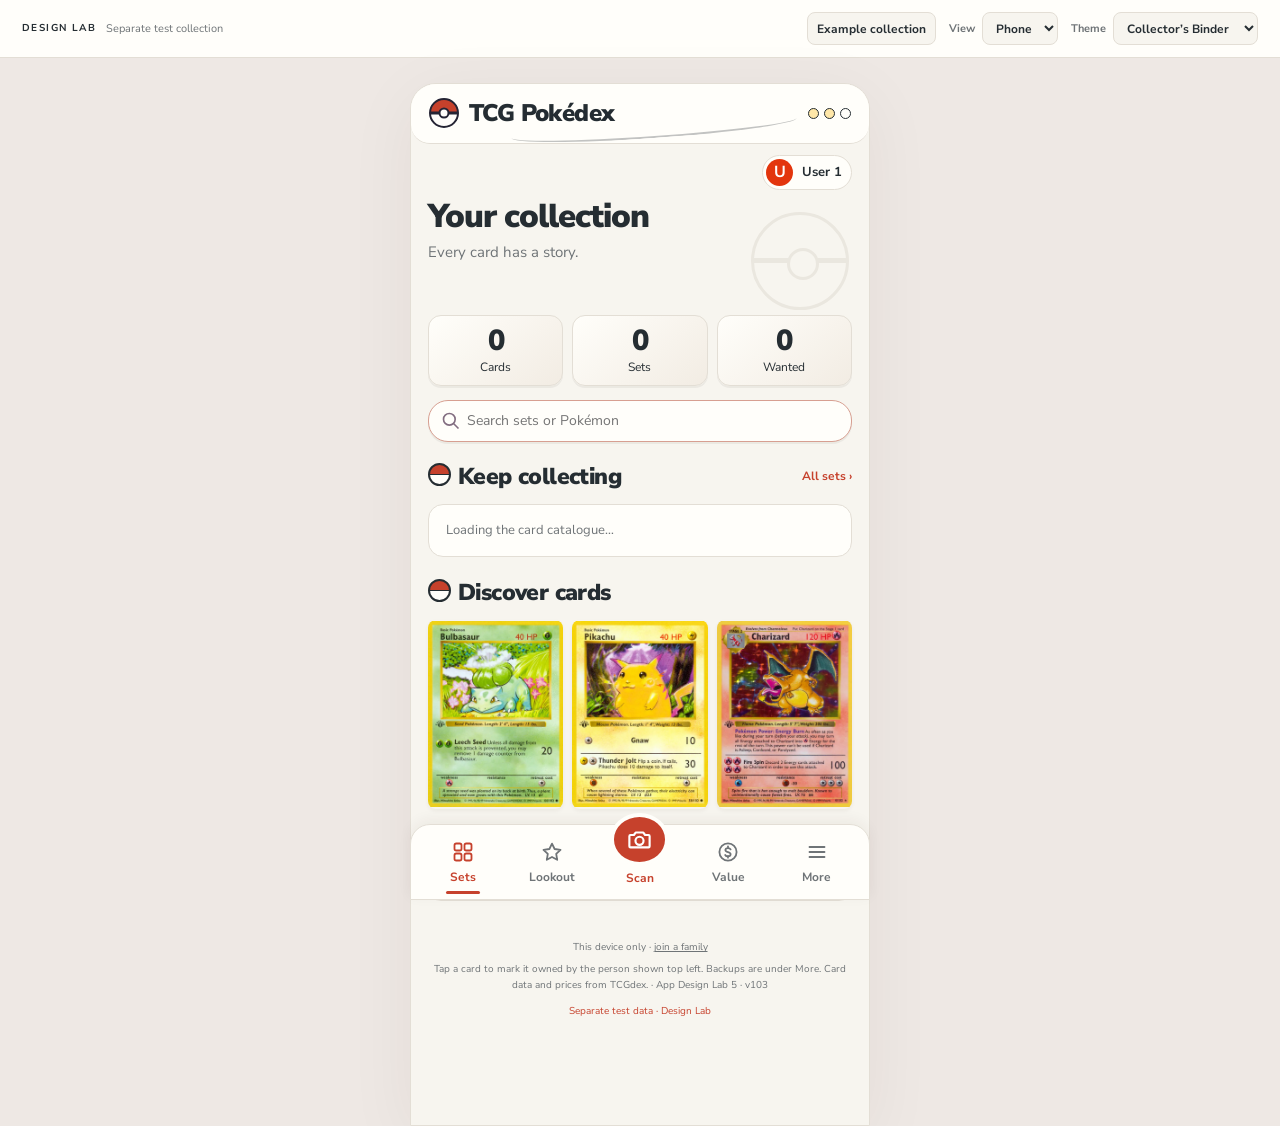
<file: design-lab/index.html>
<!doctype html>
<html lang="en" data-theme="binder">
<head>
<meta charset="utf-8">
<meta name="viewport" content="width=device-width, initial-scale=1">
<meta name="theme-color" content="#ffffff">
<meta name="mobile-web-app-capable" content="yes">
<meta name="apple-mobile-web-app-capable" content="yes">
<meta name="apple-mobile-web-app-status-bar-style" content="default">
<meta name="apple-mobile-web-app-title" content="Pokédex Lab">
<link rel="manifest" href="manifest.webmanifest">
<link rel="icon" href="icon-192.png">
<link rel="apple-touch-icon" href="icon-180.png">
<title>TCG Pokédex · Design Lab</title>
<style>
  /* ---- themes: each phone picks one on the home screen ---- */
  :root {
    --bg: #f4f5f7; --panel: #ffffff; --text: #1d2330; --muted: #6b7385; --line: #dfe3ea;
    --accent: #e3350d; --owned: #2e9e5b; --need: #e3350d; --card-miss: #eef0f4;
    --head-bg: var(--panel); --head-fg: var(--text); --head-line: var(--line); --dot: var(--accent);
    --ctrl-bg: var(--bg); --ctrl-fg: var(--text); --ctrl-line: var(--line);
    --seg-on: var(--accent); --seg-fg: #fff; --radius: 8px; --card-radius: 10px;
    --ball-top: #e3350d; --ball-line: #1d2330;
  }
  @media (prefers-color-scheme: dark) {
    :root:not([data-theme]) {
      --bg: #12151c; --panel: #1b202b; --text: #e8ebf2; --muted: #98a1b5; --line: #2b3242;
      --accent: #ff5a3c; --owned: #3fc27a; --need: #ff5a3c; --card-miss: #181c26; --ball-line: #e8ebf2;
    }
  }
  /* Poké Style: red header with a Pokéball, white cards, chunky buttons */
  :root[data-theme="poke"] {
    --bg: #f3f3f3; --panel: #ffffff; --text: #1d2330; --muted: #6b6b6b; --line: #e0e0e0;
    --accent: #e3350d; --owned: #2e9e5b; --need: #e3350d; --card-miss: #e8e8e8;
    --head-bg: #e3350d; --head-fg: #ffffff; --head-line: #b8260a; --dot: #ffffff;
    --ctrl-bg: #ffffff; --ctrl-fg: #1d2330; --ctrl-line: #ffffff;
    --seg-on: #1d2330; --seg-fg: #ffffff; --radius: 12px; --card-radius: 14px;
  }
  :root[data-theme="poke"] .count, :root[data-theme="poke"] .stats, :root[data-theme="poke"] .stats b { color: #fff; }
  :root[data-theme="poke"] .bar { background: rgba(0,0,0,.25); }
  :root[data-theme="poke"] .card.owned { box-shadow: 0 2px 6px rgba(0,0,0,.12); }
  /* Gengar: deep purple, violet accents, red-eye alerts */
  :root[data-theme="dark"] {
    --bg: #150f1e; --panel: #20172e; --text: #ece6f5; --muted: #a398b8; --line: #34284a;
    --accent: #9b6bff; --owned: #3fc27a; --need: #ff3b4e; --card-miss: #1a1326;
    --head-bg: #2a1b43; --head-fg: #ece6f5; --head-line: #46306b; --dot: #ff3b4e;
    --ctrl-bg: #34264f; --ctrl-fg: #ece6f5; --ctrl-line: #4a3770;
    --seg-on: #9b6bff; --seg-fg: #150f1e; --radius: 8px; --card-radius: 10px;
    --ball-top: #9b6bff; --ball-line: #ece6f5;
  }
  :root[data-theme="dark"] header { border-bottom-width: 2px; }
  :root[data-theme="dark"] h1 { letter-spacing: .03em; }
  :root[data-theme="dark"] .card.owned { border-color: #9b6bff; box-shadow: 0 0 0 1px rgba(155,107,255,.3), 0 4px 14px rgba(0,0,0,.5); }
  :root[data-theme="dark"] .card .tick { background: #9b6bff; color: #150f1e; }
  /* Pikachu: yellow header, brown-black ink, red-cheek highlights, rounded everything */
  :root[data-theme="bright"] {
    --bg: #fffdf3; --panel: #ffffff; --text: #1f2a44; --muted: #6b7385; --line: #f3e6a8;
    --accent: #2b6fd6; --owned: #2e9e5b; --need: #e3350d; --card-miss: #fff5c7;
    --head-bg: #ffd21f; --head-fg: #1f2a44; --head-line: #e6b800; --dot: #2b6fd6;
    --ctrl-bg: #ffffff; --ctrl-fg: #1f2a44; --ctrl-line: #ffffff;
    --seg-on: #2b6fd6; --seg-fg: #ffffff; --radius: 16px; --card-radius: 18px;
    --ball-top: #e3350d; --ball-line: #3b2a10;
  }
  :root[data-theme="bright"] body { font-weight: 500; }
  :root[data-theme="bright"] .bar { background: rgba(0,0,0,.12); }
  :root[data-theme="bright"] .card.owned { box-shadow: 0 3px 8px rgba(43,111,214,.15); }
  /* Bulbasaur: leaf-green header, deep-green accents */
  :root[data-theme="bulbasaur"] {
    --bg: #f0f7f2; --panel: #ffffff; --text: #17301f; --muted: #5d7566; --line: #d3e6d9;
    --accent: #2f8f5b; --owned: #2e9e5b; --need: #d9480f; --card-miss: #e3efe7;
    --head-bg: #3da373; --head-fg: #ffffff; --head-line: #2a7f56; --dot: #ffffff;
    --ctrl-bg: #ffffff; --ctrl-fg: #17301f; --ctrl-line: #ffffff;
    --seg-on: #17482f; --seg-fg: #ffffff; --radius: 14px; --card-radius: 16px;
    --ball-top: #1f6b43; --ball-line: #0f2d1c;
  }
  :root[data-theme="bulbasaur"] .count, :root[data-theme="bulbasaur"] .stats, :root[data-theme="bulbasaur"] .stats b { color: #fff; }
  :root[data-theme="bulbasaur"] .bar { background: rgba(0,0,0,.22); }
  :root[data-theme="bulbasaur"] .card.owned { box-shadow: 0 2px 8px rgba(47,143,91,.2); }
  /* Mew: soft pink header, magenta accents */
  :root[data-theme="mew"] {
    --bg: #fff5fa; --panel: #ffffff; --text: #3d1d32; --muted: #8a6578; --line: #f6d5e5;
    --accent: #d6458f; --owned: #2e9e5b; --need: #e3350d; --card-miss: #fde6f0;
    --head-bg: #f7a1c8; --head-fg: #3d1d32; --head-line: #e57db0; --dot: #d6458f;
    --ctrl-bg: #ffffff; --ctrl-fg: #3d1d32; --ctrl-line: #ffffff;
    --seg-on: #c2377d; --seg-fg: #ffffff; --radius: 16px; --card-radius: 18px;
    --ball-top: #d6458f; --ball-line: #3d1d32;
  }
  :root[data-theme="mew"] .stats, :root[data-theme="mew"] .stats b { color: #3d1d32; }
  :root[data-theme="mew"] .bar { background: rgba(255,255,255,.55); }
  :root[data-theme="mew"] .card.owned { box-shadow: 0 3px 8px rgba(214,69,143,.18); }

  * { box-sizing: border-box; }
  [hidden] { display: none !important; }
  body { margin: 0; background: var(--bg); color: var(--text); font: 15px/1.4 system-ui, "Segoe UI", sans-serif; -webkit-tap-highlight-color: transparent; }
  header { position: sticky; top: 0; z-index: 5; background: var(--head-bg); color: var(--head-fg); border-bottom: 1px solid var(--head-line); padding: 10px 16px; padding-top: calc(10px + env(safe-area-inset-top)); }
  .top { display: flex; align-items: center; gap: 10px; }
  .back { width: 36px; height: 36px; padding: 0; font-size: 20px; flex: none; }
  h1 { font-size: 18px; margin: 0; flex: 1; min-width: 0; overflow: hidden; text-overflow: ellipsis; white-space: nowrap; }
  /* the logo is a Poké Ball in every theme: colour on top, white below, band and button in --ball-line */
  h1 span { display: inline-block; width: 18px; height: 18px; vertical-align: -3px; margin-right: 6px; border-radius: 50%; color: transparent; overflow: hidden;
    background: radial-gradient(circle, #fff 0 2.2px, var(--ball-line) 2.2px 3.8px, transparent 3.8px), linear-gradient(var(--ball-top) 0 43%, var(--ball-line) 43% 57%, #fff 57%); box-shadow: 0 0 0 1.5px var(--ball-line); }
  .count { font-weight: 600; white-space: nowrap; }
  /* who is using the app: tap to switch person */
  .whochip { display: flex; align-items: center; gap: 9px; padding: 3px 12px 3px 3px; border-radius: 999px; flex: none; max-width: 62%; text-align: left; }
  .whochip i { width: 34px; height: 34px; border-radius: 50%; display: flex; align-items: center; justify-content: center; color: #fff; font-style: normal; font-weight: 700; font-size: 16px; flex: none; }
  .whochip span { display: flex; flex-direction: column; line-height: 1.15; min-width: 0; }
  .whochip b { overflow: hidden; text-overflow: ellipsis; white-space: nowrap; font-size: 16px; }
  .whochip small { font-size: 11px; opacity: .65; white-space: nowrap; }
  .whochip.compact { padding: 3px; } .whochip.compact span { display: none; }
  /* bottom bar: Sets, Lookout, Scan in the middle, Value, More */
  body { padding-bottom: calc(66px + env(safe-area-inset-bottom)); }
  #tabs { position: fixed; left: 0; right: 0; bottom: 0; z-index: 6; display: grid; grid-template-columns: repeat(5, 1fr); height: calc(60px + env(safe-area-inset-bottom)); padding-bottom: env(safe-area-inset-bottom); background: var(--panel); border-top: 1px solid var(--line); }
  #tabs button { background: none; border: 0; border-radius: 0; padding: 4px 0 2px; display: flex; flex-direction: column; align-items: center; justify-content: center; gap: 1px; font-size: 11px; color: var(--muted); }
  #tabs button .ic { display: flex; height: 26px; align-items: center; justify-content: center; }
  .i { width: 1.2em; height: 1.2em; fill: none; stroke: currentColor; stroke-width: 1.8; stroke-linecap: round; stroke-linejoin: round; flex: none; vertical-align: -.2em; }
  #tabs .i { width: 25px; height: 25px; }
  .lbl { display: flex; align-items: center; gap: 10px; font-style: normal; } .lbl .i { width: 21px; height: 21px; }
  button > .i { margin-right: 6px; }
  #sheet .acts button .lbl .tx { color: inherit; font-size: inherit; }
  #tabs button.on { color: var(--accent); font-weight: 600; }
  #tabs button.scan { color: var(--text); }
  #tabs button.scan .ic { width: 56px; height: 56px; margin-top: -24px; border-radius: 50%; background: var(--accent); color: #fff; display: flex; align-items: center; justify-content: center; border: 4px solid var(--panel); box-shadow: 0 3px 10px rgba(0,0,0,.28); }
  #tabs button.scan .i { width: 27px; height: 27px; stroke-width: 1.9; }
  #toast { bottom: calc(80px + env(safe-area-inset-bottom)); }
  .row .ic { width: 36px; height: 36px; border-radius: 50%; background: var(--card-miss); display: flex; align-items: center; justify-content: center; flex: none; font-size: 17px; }
  .morebox { display: grid; gap: 10px; }
  .morebox .sel { display: grid; gap: 6px; }
  .morebox .sel label { font-size: 13px; color: var(--muted); }
  .morebox select { width: 100%; padding: 10px; }
  #sheet .acts .wdot { width: 30px; height: 30px; border-radius: 50%; display: inline-flex; align-items: center; justify-content: center; color: #fff; font-weight: 700; font-style: normal; flex: none; }
  #sheet .acts button.cur { border-color: var(--accent); font-weight: 600; }
  #sheet .acts .seg { display: flex; } #sheet .acts .seg button { flex: 1; justify-content: center; padding: 11px 6px; font-size: 15px; border-radius: 0; }
  #sheet .acts .seg button:first-child { border-radius: 12px 0 0 12px; } #sheet .acts .seg button:last-child { border-radius: 0 12px 12px 0; }
  #sheet .acts .seg button.on { background: var(--accent); border-color: var(--accent); color: #fff; }
  .bar { height: 8px; background: var(--card-miss); border-radius: 4px; overflow: hidden; margin-top: 8px; }
  .bar > i { display: block; height: 100%; background: var(--owned); width: 0; transition: width .25s; }
  .stats { font-size: 12px; color: var(--muted); margin-top: 6px; display: flex; gap: 12px; flex-wrap: wrap; }
  .stats b { color: var(--text); }
  .controls { display: flex; gap: 8px; flex-wrap: wrap; margin-top: 10px; align-items: center; }
  input[type=search] { flex: 1 1 160px; min-width: 0; padding: 8px 10px; border: 1px solid var(--ctrl-line); border-radius: var(--radius); background: var(--ctrl-bg); color: var(--ctrl-fg); font: inherit; }
  button, select { font: inherit; color: var(--ctrl-fg); background: var(--ctrl-bg); border: 1px solid var(--ctrl-line); border-radius: var(--radius); padding: 7px 11px; cursor: pointer; }
  main button, main select, main input { color: var(--text); background: var(--bg); border-color: var(--line); }
  button:hover { border-color: var(--accent); }
  header button.on { background: var(--seg-on); border-color: var(--seg-on); color: var(--seg-fg); }
  select.person { font-weight: 600; border-color: var(--person, var(--ctrl-line)); }
  select.cardlang.on { border-color: var(--accent); font-weight: 600; }
  #title small.vl.rg { background: #6b4fbb; }
  #title small.vl { font-size: 12px; font-weight: 600; padding: 2px 7px; border-radius: 10px; background: var(--accent); color: #fff; vertical-align: middle; margin-left: 4px; }
  .seg { display: flex; }
  .seg button { border-radius: 0; margin-left: -1px; }
  .seg button:first-child { border-radius: var(--radius) 0 0 var(--radius); margin-left: 0; }
  .seg button:last-child { border-radius: 0 var(--radius) var(--radius) 0; }
  .rap { display: block; font-size: 11px; font-weight: 600; } .rap.in { color: var(--owned); } .rap.out { color: var(--muted); font-weight: 400; }
  .line .rap { display: inline; margin-left: 6px; }
  .card .rap { text-align: center; margin-top: 2px; line-height: 1.25; }
  .raptor { margin: 12px 0; padding-top: 10px; border-top: 1px solid var(--line); }
  .raptor h4 { margin: 0 0 6px; font-size: 14px; } .raptor h4 small { color: var(--muted); font-weight: 400; }
  .raptor .rrow { display: flex; gap: 8px; align-items: baseline; padding: 5px 0; color: var(--text); text-decoration: none; border-bottom: 1px dashed var(--line); font-size: 13px; }
  .raptor .rrow .rt { flex: 1; min-width: 0; }
  .raptor .rrow em { font-style: normal; font-size: 11px; } .raptor .rrow em.in { color: var(--owned); } .raptor .rrow em.out { color: var(--muted); }
  .raptor .rref { display: inline-block; margin-top: 6px; font-size: 12px; color: var(--muted); }
  .seg.langbar { flex-wrap: wrap; gap: 6px; }
  .seg.langbar button { border-radius: var(--radius); margin-left: 0; }
  .seg button.on { background: var(--seg-on); border-color: var(--seg-on); color: var(--seg-fg); }
  main { padding: 16px; max-width: 1400px; margin: 0 auto; }
  h2 { font-size: 14px; color: var(--muted); text-transform: uppercase; letter-spacing: .04em; margin: 18px 0 8px; }
  h2:first-child { margin-top: 0; }

  /* who-owns-it badges */
  .who { display: inline-flex; gap: 2px; }
  .who i { font-style: normal; font-size: 10px; font-weight: 700; color: #fff; border-radius: 50%; width: 16px; height: 16px; display: inline-flex; align-items: center; justify-content: center; }

  /* series and set lists */
  .rows { display: grid; gap: 8px; grid-template-columns: repeat(auto-fill, minmax(260px, 1fr)); }
  .row { display: flex; align-items: center; gap: 12px; background: var(--panel); border: 1px solid var(--line); border-radius: var(--card-radius); padding: 10px 12px; cursor: pointer; text-align: left; }
  .row img { width: 72px; height: 40px; object-fit: contain; flex: none; }
  .row .sym { width: 28px; height: 28px; object-fit: contain; flex: none; margin: 0 22px; }
  .row .badge { width: auto; min-width: 44px; height: 24px; margin: 0 14px; padding: 0 6px; border-radius: 6px; background: var(--card-miss); color: var(--muted); font-size: 11px; font-weight: 700; display: inline-flex; align-items: center; justify-content: center; letter-spacing: .04em; }
  .row .t { flex: 1; min-width: 0; }
  .row .t b { display: block; overflow: hidden; text-overflow: ellipsis; white-space: nowrap; }
  .row .t small { color: var(--muted); }
  .row .t b .yr { font-size: 12px; font-weight: 600; color: var(--muted); margin-left: 4px; }
  #title small.vl.yr { background: rgba(255,255,255,.25); }
  .row .pct { font-weight: 600; white-space: nowrap; }
  .row .pct.done { color: var(--owned); }
  .row .mini { height: 4px; background: var(--card-miss); border-radius: 2px; margin-top: 6px; overflow: hidden; }
  .row .mini i { display: block; height: 100%; background: var(--owned); }
  .row.lookout { width: 100%; margin-bottom: 14px; border-color: #e0a800; }
  .joinbox { border-color: var(--accent); color: var(--text); margin-bottom: 14px; }
  .joinbox .add { display: flex; gap: 8px; margin: 10px 0 8px; }
  .joinbox .add input { flex: 1; min-width: 0; padding: 10px; border: 1px solid var(--line); border-radius: var(--radius); background: var(--bg); color: var(--text); font: inherit; font-size: 16px; letter-spacing: .06em; }
  .joinbox .add button { background: var(--accent); color: #fff; border-color: var(--accent); }
  .joinbox a { color: var(--muted); font-size: 13px; }
  .row.lookout .dot { width: 36px; height: 36px; border-radius: 50%; background: #e0a800; color: #fff; font-size: 20px; display: flex; align-items: center; justify-content: center; flex: none; }

  /* card grid */
  .grid { display: grid; grid-template-columns: repeat(auto-fill, minmax(118px, 1fr)); gap: 10px; }
  .card { position: relative; background: var(--card-miss); border: 2px solid transparent; border-radius: var(--card-radius); padding: 6px; text-align: center; cursor: pointer; user-select: none; }
  .card img { width: 100%; aspect-ratio: 63/88; object-fit: contain; border-radius: 6px; filter: grayscale(.9) opacity(.45); transition: filter .15s; background: var(--card-miss); }
  .card.noimg img { display: none; }
  .card .ph { display: none; aspect-ratio: 63/88; align-items: center; justify-content: center; color: var(--muted); font-size: 12px; padding: 6px; }
  .card.noimg .ph { display: flex; }
  .card.owned { background: var(--panel); border-color: var(--owned); }
  .card.owned img { filter: none; }
  body.colourall .card img { filter: none; }   /* "Full colour": show every card as it prints, owned or not */
  .card .num { font-size: 11px; color: var(--muted); margin-top: 4px; }
  .card .name { font-size: 12px; font-weight: 600; overflow: hidden; text-overflow: ellipsis; white-space: nowrap; }
  .card .meta { font-size: 11px; color: var(--muted); display: flex; justify-content: space-between; align-items: center; gap: 4px; min-height: 16px; }
  .card .meta .price { font-weight: 600; color: var(--text); }
  .card .meta .setname { overflow: hidden; text-overflow: ellipsis; white-space: nowrap; }
  .card .tick { position: absolute; top: 6px; left: 6px; width: 24px; height: 24px; border-radius: 50%; background: var(--owned); color: #fff; font-weight: 700; display: none; align-items: center; justify-content: center; font-size: 14px; box-shadow: 0 1px 3px rgba(0,0,0,.4); }
  .card.owned .tick { display: flex; }
  .card .tick b { position: absolute; left: 0; top: 26px; font-size: 9px; letter-spacing: .02em; background: var(--text); color: var(--bg); border-radius: 4px; padding: 1px 4px; white-space: nowrap; }
  .card .zoom { position: absolute; top: 6px; right: 6px; width: 28px; height: 28px; padding: 0; border-radius: 50%; background: var(--panel); font-size: 14px; line-height: 1; }
  .vars { display: flex; gap: 3px; justify-content: center; flex-wrap: wrap; margin-top: 3px; }
  .vars .var { padding: 1px 6px; font-size: 10px; font-weight: 700; border-radius: 6px; line-height: 1.5; color: var(--muted); background: var(--bg); border-color: var(--line); }
  .vars .var.on { background: var(--owned); border-color: var(--owned); color: #fff; }
  .line .vars { margin: 0; }
  .card.partial { border-style: dashed; }
  .card.partial .tick { font-size: 10px; width: auto; padding: 0 6px; border-radius: 12px; }
  .line.partial { opacity: .85; }
  .card .want { position: absolute; top: 40px; right: 6px; width: 30px; height: 30px; padding: 0; border-radius: 50%; background: var(--panel); font-size: 19px; line-height: 1; color: #e0a800; border: 2px solid #e0a800; box-shadow: 0 1px 3px rgba(0,0,0,.35); }
  .card .want.on, .line .want.on { color: #fff; background: #e0a800; border-color: #e0a800; }
  .pcbtn { padding: 4px 8px; font-size: 14px; border-radius: 8px; }
  .card .pcbtn { position: absolute; top: 6px; left: 6px; width: 30px; height: 30px; padding: 0; border-radius: 50%; background: var(--panel); }
  .line .want { color: #e0a800; border: 2px solid #e0a800; border-radius: 50%; width: 30px; height: 30px; padding: 0; display: inline-flex; align-items: center; justify-content: center; flex: none; }
  .card.want { border-color: #e0a800; }
  .card.want img { filter: none; }
  .line.want { border-left-color: #e0a800; }
  .who.want { color: #e0a800; font-size: 12px; align-items: center; }

  /* compact list for checking in a shop */
  .list { display: grid; gap: 6px; grid-template-columns: repeat(auto-fill, minmax(240px, 1fr)); }
  .card .enart { position: absolute; left: 6px; bottom: 44px; font-size: 9px; font-weight: 700; letter-spacing: .04em; padding: 1px 5px; border-radius: 6px; background: rgba(20,20,24,.72); color: #fff; pointer-events: none; }
  .addcard { border: 2px dashed var(--line); background: transparent; color: var(--muted); border-radius: var(--radius); padding: 14px 10px; font-size: 13px; min-height: 60px; }
  .grid .addcard { aspect-ratio: 63 / 100; }
  .addcard:hover { color: var(--text); border-color: var(--accent); }
  .line { display: flex; align-items: center; gap: 10px; background: var(--panel); border: 1px solid var(--line); border-left: 4px solid var(--need); border-radius: var(--radius); padding: 8px 10px; cursor: pointer; user-select: none; }
  .line.owned { border-left-color: var(--owned); opacity: .6; }
  .line .n { font-variant-numeric: tabular-nums; color: var(--muted); width: 64px; flex: none; }
  .line .name { flex: 1; min-width: 0; overflow: hidden; text-overflow: ellipsis; white-space: nowrap; font-weight: 600; }
  .line .name small { display: block; font-weight: 400; color: var(--muted); font-size: 11px; }
  .line .price { font-size: 12px; color: var(--muted); white-space: nowrap; }
  .line .st { font-size: 12px; font-weight: 700; color: var(--need); }
  .line.owned .st { color: var(--owned); }

  .empty { text-align: center; color: var(--muted); padding: 40px 0; }
  .note { background: var(--panel); border: 1px solid var(--line); border-radius: 8px; padding: 8px 12px; margin-bottom: 12px; color: var(--muted); }
  footer { text-align: center; color: var(--muted); font-size: 12px; padding: 20px; }
  footer a { color: inherit; }
  #syncStatus { margin-bottom: 6px; font-weight: 600; }
  #syncStatus.ok { color: var(--owned); }
  #syncStatus.bad { color: var(--need); }

  /* people manager */
  .people { max-width: 520px; }
  .people .p { display: flex; align-items: center; gap: 10px; background: var(--panel); border: 1px solid var(--line); border-radius: 10px; padding: 8px 10px; margin-bottom: 8px; }
  .people .p .dot { width: 22px; height: 22px; border-radius: 50%; flex: none; color: #fff; font-size: 11px; font-weight: 700; display: flex; align-items: center; justify-content: center; }
  .people .p { flex-wrap: wrap; }
  .people .p b { flex: 1; min-width: 60px; }
  .people .p small { color: var(--muted); }
  .people .p .val { font-weight: 700; white-space: nowrap; font-variant-numeric: tabular-nums; }
  .people .p.total { border-color: var(--accent); }
  .people .note.small { font-size: 12px; margin: 0; }
  #valuePanel { max-width: none; margin-bottom: 6px; }
  .people .add { display: flex; gap: 8px; margin-top: 12px; }
  .people .add input { flex: 1; padding: 8px 10px; border: 1px solid var(--line); border-radius: 8px; background: var(--bg); color: var(--text); font: inherit; }

  /* update prompt */
  #toast { position: fixed; left: 50%; bottom: 20px; transform: translateX(-50%); background: var(--text); color: var(--bg); padding: 10px 14px; border-radius: 12px; display: flex; gap: 12px; align-items: center; z-index: 30; box-shadow: 0 4px 16px rgba(0,0,0,.3); }
  #toast button { background: var(--accent); color: #fff; border: 0; }

  /* lightbox */
  #lb { position: fixed; inset: 0; background: rgba(0,0,0,.85); display: none; align-items: center; justify-content: center; z-index: 20; padding: 16px; }
  #lb.open { display: flex; }
  .buy { display: inline-block; margin-top: 3px; padding: 2px 9px; border-radius: 999px; font-size: 12px; font-weight: 600; background: #e3e3e3; color: #222; }
  .card .buy { display: block; font-size: 11px; padding: 2px 6px; overflow: hidden; text-overflow: ellipsis; white-space: nowrap; }
  .chips { display: flex; gap: 6px; overflow-x: auto; margin-bottom: 12px; padding-bottom: 2px; }
  .chips[hidden] { display: none; }
  .chips button { white-space: nowrap; border-radius: 999px; padding: 6px 12px; font-size: 14px; flex: none; }
  .chips button small { opacity: .7; margin-left: 2px; }
  .chips button.on { background: var(--accent); border-color: var(--accent); color: #fff; }
  .buy.bid { background: #ffe08a; color: #5a4300; } .buy.ord { background: #b9d8ff; color: #0b3a73; } .buy.way { background: #bfeccd; color: #0c5a2a; }
  #lb { flex-direction: column; gap: 14px; }
  #lb img { max-width: 100%; max-height: 90vh; border-radius: 12px; }
  #lb .flipper { position: relative; width: min(88vw, calc(74vh * 63 / 88)); aspect-ratio: 63 / 88; transform-style: preserve-3d; transition: transform .55s cubic-bezier(.4,.1,.2,1); cursor: pointer; }
  #lb .flipper.turned { transform: rotateY(180deg); }
  #lb .side { position: absolute; inset: 0; backface-visibility: hidden; -webkit-backface-visibility: hidden; border-radius: 14px; overflow: hidden; }
  #lb .face img { width: 100%; height: 100%; max-height: none; object-fit: contain; }
  #lb .lbback { transform: rotateY(180deg); background: linear-gradient(160deg, #1d3d96, #0e1f5c); border: 5px solid #f2c230; border-radius: 16px; color: #fff; padding: 12px; display: flex; flex-direction: column; gap: 8px; overflow: auto; cursor: default; }
  #lb .lbback h3 { margin: 0; font-size: 18px; } #lb .lbback small { color: #b9c4ee; }
  #lb .lbback .guide { background: rgba(255,255,255,.12); border-radius: 12px; padding: 8px 12px; } #lb .lbback .guide b { font-size: 24px; display: block; } #lb .lbback .guide small { display: block; }
  #lb .lbback .links { display: grid; grid-template-columns: 1fr 1fr; gap: 6px; }
  #lb .lbback .links a, #lb .lbback .links button { display: block; text-align: center; padding: 9px 6px; border-radius: 10px; background: rgba(255,255,255,.14); color: #fff; text-decoration: none; font: inherit; font-size: 14px; border: 1px solid rgba(255,255,255,.25); }
  #lb .lbback .links .wide { grid-column: 1 / -1; background: #2e9e5b; border-color: #2e9e5b; font-weight: 600; }
  #lb .lbback .raptor { background: rgba(0,0,0,.25); border-radius: 12px; padding: 8px 10px; font-size: 13px; }
  #lb .lbback .raptor a { color: #fff; }
  #lb .lbbtn { padding: 12px 26px; border-radius: 999px; border: 1px solid rgba(255,255,255,.4); background: rgba(255,255,255,.14); color: #fff; font: inherit; font-size: 16px; }
  #lb .lbbtn[hidden] { display: none; }

  /* camera scanner */
  #scan { position: fixed; inset: 0; background: #000; color: #fff; z-index: 26; display: none; flex-direction: column; }
  #scan.open { display: flex; }
  #scan .cam { position: relative; flex: 0 0 56%; min-height: 0; overflow: hidden; }       /* a fixed share of the screen: the outline is placed as a share of this box, so it must not grow or shrink when the panel below changes */
  #scan video { width: 100%; height: 100%; object-fit: cover; }
  /* a card-shaped outline (63:88); the reader looks at the bottom strip of it, where the number is printed */
  /* kept smallish on purpose: a card that fills a big outline is too close for the phone to focus */
  #scan .guide { position: absolute; left: 50%; top: 46%; transform: translate(-50%, -50%); width: min(66vw, 42vh); aspect-ratio: 63 / 88; border: 3px solid #ffd21f; border-radius: 10px; box-shadow: 0 0 0 100vmax rgba(0,0,0,.45); }
  #scan .guide span { position: absolute; left: -30vw; right: -30vw; top: -44px; text-align: center; font-size: 13px; line-height: 1.3; color: #ffd21f; text-shadow: 0 1px 2px #000; }
  #scanResult select.cardlang { margin-top: 6px; max-width: 100%; }
  #scanResult .langnote { margin-top: 4px; font-size: 12px; color: #ffd21f; }
  #scan .guide .zone { position: absolute; left: 0; right: 0; bottom: 0; height: 14%; border-radius: 0 0 7px 7px; }
  #scan .panel { background: #15171c; padding: 12px 16px calc(12px + env(safe-area-inset-bottom)); display: grid; gap: 10px; }
  #scan .status { font-size: 14px; color: #c9ccd4; min-height: 20px; }
  #scan .peek { display: flex; gap: 10px; align-items: center; min-height: 28px; }
  #scan .peek canvas { height: 28px; width: auto; max-width: 55%; border-radius: 4px; background: #fff; }
  #scan .peek span { flex: 1; min-width: 0; font: 12px/1.2 ui-monospace, Consolas, monospace; color: #9a9a92; overflow: hidden; text-overflow: ellipsis; white-space: nowrap; }
  #scan .panel { overflow-x: hidden; overflow-y: auto; flex: 1 1 0; min-height: 0; align-content: start; }
  #scan .panel > * { min-width: 0; }     /* nothing in the panel may push it wider than the screen */
  #scan .result { display: grid; grid-template-columns: 64px 1fr; gap: 10px 12px; align-items: center; background: #1e2128; border-radius: 12px; padding: 10px; position: relative; }
  #scan .result .dismiss { position: absolute; top: -8px; right: -8px; width: 32px; height: 32px; padding: 0; border-radius: 50%; background: #e3350d; border-color: #e3350d; font-size: 14px; }
  #scan .result img { width: 64px; border-radius: 4px; }
  #scan .result .t { flex: 1; min-width: 0; }
  #scan .result .t b { display: block; font-size: 16px; }
  #scan .result .t small { color: #9a9a92; }
  #scan .result .btns { grid-column: 1 / -1; display: flex; flex-wrap: wrap; gap: 6px; }
  #scan .result .btns button { flex: 1 1 auto; }
  #scan .result .choices { grid-column: 1 / -1; }
  #scan .row2 { display: flex; gap: 8px; }
  #scan #scanScope { flex: 1 1 0; min-width: 0; background: #262932; color: #fff; border: 1px solid #3a3e48; border-radius: 10px; padding: 10px; font: inherit; }
  #scan #mainRow button { flex: 0 0 auto; padding: 10px 14px; }
  #scan:not(.m-bulk) #scanScope { display: none; }
  #scan #moreBox { display: grid; gap: 10px; } #scan #moreBox[hidden] { display: none; }
  #scan #sessBar { display: flex; align-items: center; gap: 10px; background: #1e2128; border-radius: 12px; padding: 8px 8px 8px 14px; } #scan #sessBar[hidden] { display: none; }
  #scan #sessBar b { font-size: 16px; } #scan #sessBar span { flex: 1; color: #9a9a92; font-size: 14px; } #scan #sessBar button { padding: 10px 14px; }
  #scan .result .px { color: #ffd21f; font-size: 13px; margin-top: 2px; }
  #sessList { position: fixed; inset: 0; z-index: 28; background: rgba(0,0,0,.6); display: flex; align-items: flex-end; } #sessList[hidden] { display: none; }
  #sessList .sbox { background: #15171c; color: #fff; width: 100%; max-width: 560px; margin: 0 auto; max-height: 88vh; border-radius: 18px 18px 0 0; display: flex; flex-direction: column; }
  #sessList .shead { display: flex; justify-content: space-between; align-items: center; padding: 14px 16px; } #sessList .shead b { font-size: 18px; }
  #sessList button { background: #262932; color: #fff; border: 1px solid #3a3e48; border-radius: 10px; padding: 10px 14px; font: inherit; }
  #sessList button.primary { background: #2e9e5b; border-color: #2e9e5b; }
  #sessRows { overflow: auto; padding: 0 12px; display: grid; gap: 8px; align-content: start; }
  #sessRows .srow { display: grid; grid-template-columns: 48px 1fr auto; gap: 6px 10px; align-items: center; background: #1e2128; border-radius: 12px; padding: 8px; }
  #sessRows .srow img { width: 48px; border-radius: 4px; } #sessRows .srow .n { font-weight: 600; } #sessRows .srow small { color: #9a9a92; display: block; }
  #sessRows .srow .x { width: 32px; height: 32px; padding: 0; border-radius: 50%; }
  #sessRows .srow .chips { grid-column: 2 / -1; display: flex; gap: 6px; flex-wrap: wrap; } #sessRows .srow .chips button { padding: 6px 12px; border-radius: 999px; font-size: 13px; } #sessRows .srow .chips button.on { background: #2e9e5b; border-color: #2e9e5b; }
  #sessRows .srow .have { color: #5ac98a; }
  #sessList .sfoot { display: flex; gap: 10px; padding: 12px 16px calc(12px + env(safe-area-inset-bottom)); } #sessList .sfoot .primary { flex: 1; padding: 14px; font-size: 17px; font-weight: 600; }
  #scanRig, #scanRigAdj { flex: 1 1 0; }
  /* Bulk add: a big mark over the camera view says what happened to the card, so you know when to drop the next one */
  #rigTick { position: absolute; left: 50%; top: 46%; transform: translate(-50%, -50%); display: none; flex-direction: column; align-items: center; gap: 10px; pointer-events: none; z-index: 3; }
  #rigTick.show { display: flex; animation: tickPop 1.6s ease-out forwards; }
  #rigTick b { display: grid; place-items: center; width: 150px; height: 150px; border-radius: 50%; font-size: 100px; line-height: 1; color: #fff; background: #2e9e5b; box-shadow: 0 0 0 8px rgba(255,255,255,.85), 0 6px 30px rgba(0,0,0,.6); }
  #rigTick.owned b { background: #2b7de9; }
  #rigTick.ask b { background: #e8a317; }
  #rigTick.family b { background: var(--who, #8e44ad); }
  #rigTick em { display: flex; align-items: center; gap: 6px; font-style: normal; }
  #rigTick em:empty { display: none; }
  #rigTick em i { display: grid; place-items: center; width: 34px; height: 34px; border-radius: 50%; font-style: normal; font-weight: 700; color: #fff; border: 2px solid #fff; }
  #rigTick em u { text-decoration: none; padding: 5px 12px; border-radius: 999px; background: rgba(0,0,0,.78); color: #fff; font-size: 15px; font-weight: 700; }
  #scanResult .famneed { margin-top: 6px; display: flex; align-items: center; gap: 6px; font-size: 13px; color: #ffd21f; }
  #scanResult .famneed i { display: inline-grid; place-items: center; width: 22px; height: 22px; border-radius: 50%; font-style: normal; font-weight: 700; font-size: 12px; color: #fff; }
  #rigTick span { max-width: 80vw; padding: 6px 14px; border-radius: 999px; background: rgba(0,0,0,.72); color: #fff; font-size: 16px; font-weight: 600; text-align: center; }
  @keyframes tickPop { 0% { transform: translate(-50%,-50%) scale(.4); opacity: 0; } 12% { transform: translate(-50%,-50%) scale(1.12); opacity: 1; } 22% { transform: translate(-50%,-50%) scale(1); } 75% { opacity: 1; } 100% { transform: translate(-50%,-50%) scale(1); opacity: 0; } }
  #scan .guide.flash-added { border-color: #2ee06f; } #scan .guide.flash-owned { border-color: #5aa0ff; } #scan .guide.flash-ask { border-color: #ffb020; }
  #scan .modes button { flex: 1 1 0; padding: 12px 8px; font-weight: 600; }
  #scan .modes button.primary { background: #2e9e5b; border-color: #2e9e5b; }
  /* Bulk add shows the rig controls; Scan & grade shows the one-card buttons */
  #scan.m-bulk .row2:has(#scanSnap), #scan.m-bulk .row2:has(#scanCenter) { display: none; }
  #scan:not(.m-bulk) .row2:has(#scanRig), #scan:not(.m-bulk) #rigBoxRow { display: none; }
  #rigBoxRow select { flex: 1 1 0; min-width: 0; background: #262932; color: #fff; border: 1px solid #3a3e48; border-radius: 10px; padding: 8px; font: inherit; }
  #rigBoxRow[hidden] { display: none; }
  #rigBoxRow button { flex: none; }
  #scan #scanRig.full { background: #b3261e; border-color: #b3261e; }
  #scan .rigadj { display: grid; gap: 8px; background: #1e2128; border-radius: 12px; padding: 10px 12px; font-size: 14px; color: #c9ccd4; }
  #scan .rigadj[hidden] { display: none; }
  #scan .rigadj label { display: grid; grid-template-columns: 96px 1fr; align-items: center; gap: 8px; }
  #scan .rigadj input[type=range] { padding: 0; accent-color: #ffd21f; }
  #scan .rigadj label.chk { display: flex; gap: 8px; align-items: center; }
  #scan .rigadj label.chk input { flex: none; width: 20px; height: 20px; padding: 0; }
  #scan .rigadj .focusline { font-size: 13px; color: #c9ccd4; }
  #scan .rigadj #rigSharp { font: 600 15px ui-monospace, Consolas, monospace; color: #ffd21f; }
  #scan .rigadj small { color: #9a9a92; }
  #scan.rig .guide { border-style: dashed; }
  /* while lining up, give the camera view the room: only the sliders and the buttons stay */
  #scan.adjusting .peek, #scan.adjusting #scanResult, #scan.adjusting .row2:has(#scanManual), #scan.adjusting .row2:has(#scanSnap), #scan.adjusting .row2:has(#scanCenter) { display: none; }
  #scan .setrow { align-items: center; font-size: 14px; color: #c9ccd4; }
  #scan .setrow select { flex: 1; min-width: 0; background: #262932; color: #fff; border-color: #3a3e48; }
  #scan .choices img { width: 40px; vertical-align: middle; margin-right: 8px; border-radius: 3px; }
  #scan input { flex: 1; min-width: 0; padding: 10px; border-radius: 10px; border: 1px solid #3a3e48; background: #262932; color: #fff; font: inherit; }
  #scan button { background: #262932; color: #fff; border-color: #3a3e48; }
  #scan button.primary { background: #2e9e5b; border-color: #2e9e5b; }
  #scan button.big { flex: 1; padding: 14px; font-size: 17px; font-weight: 600; }
  #scan .choices { display: grid; gap: 6px; }
  #scan .choices button { text-align: left; }

  /* card action sheet: tap a card, pick what to do */
  #sheet { position: fixed; inset: 0; background: rgba(0,0,0,.5); display: none; align-items: flex-end; justify-content: center; z-index: 24; }
  #sheet.open { display: flex; }
  #sheet .box { background: var(--panel); color: var(--text); border-radius: 18px 18px 0 0; padding: 14px 16px calc(16px + env(safe-area-inset-bottom)); width: 100%; max-width: 520px; box-shadow: 0 -4px 24px rgba(0,0,0,.3); }
  #sheet .head { display: flex; gap: 12px; align-items: center; margin-bottom: 12px; }
  #sheet.noimg .head img { display: none; }
  #sheet .head img { width: 56px; aspect-ratio: 63/88; object-fit: contain; border-radius: 4px; background: var(--card-miss); }
  #sheet .head .t { flex: 1; min-width: 0; }
  #sheet .head b { display: block; font-size: 17px; }
  #sheet .head small { color: var(--muted); }
  #sheet .x { width: 36px; height: 36px; padding: 0; border-radius: 50%; font-size: 14px; }
  #sheet .acts { display: grid; gap: 8px; }
  #sheet .acts button { display: flex; justify-content: space-between; align-items: center; padding: 13px 14px; font-size: 16px; border-radius: 12px; text-align: left; }
  #sheet .acts button span { color: var(--muted); font-size: 14px; }
  #sheet .acts button.on { background: var(--owned); border-color: var(--owned); color: #fff; }
  #sheet .acts button.on span { color: rgba(255,255,255,.85); }
  #sheet .acts button.want { color: #a07800; border-color: #e0a800; }
  #sheet .acts button.want.on { background: #e0a800; border-color: #e0a800; color: #fff; }
  #sheet .acts .hint { font-size: 12px; color: var(--muted); text-align: center; margin-top: 4px; }
  #sheet .acts select { width: 100%; padding: 10px; border-radius: 10px; font: inherit; }
  #sheet .acts input, #sheet .acts textarea { width: 100%; box-sizing: border-box; padding: 10px; border-radius: 10px; border: 1px solid var(--line); background: var(--bg); color: var(--text); font: inherit; }
  #sheet .acts button.primary { background: var(--accent); border-color: var(--accent); color: #fff; justify-content: center; }
  #sheet .acts .langrow { display: flex; gap: 8px; align-items: center; justify-content: flex-end; font-size: 13px; color: var(--muted); margin-top: 4px; }
  #sheet .acts .langrow select { color: var(--text); background: var(--bg); border-color: var(--line); padding: 6px 8px; font-size: 13px; }
  #sheet .acts .langrow select.on { border-color: var(--accent); font-weight: 600; }

  /* price check */
  #pc { position: fixed; inset: 0; background: rgba(0,0,0,.55); display: none; align-items: flex-end; justify-content: center; z-index: 27; }
  #pc.open { display: flex; }
  #pc .box { background: var(--panel); color: var(--text); border-radius: 18px 18px 0 0; padding: 14px 16px calc(16px + env(safe-area-inset-bottom)); width: 100%; max-width: 560px; max-height: 92vh; overflow: auto; box-shadow: 0 -4px 24px rgba(0,0,0,.3); }
  #pc .head { display: flex; gap: 12px; align-items: center; margin-bottom: 10px; }
  #pc .head img { width: 56px; aspect-ratio: 63/88; object-fit: contain; border-radius: 4px; background: var(--card-miss); }
  #pc .head .t { flex: 1; min-width: 0; }
  #pc .head b { display: block; font-size: 17px; }
  #pc .head small { color: var(--muted); }
  #pc .x { width: 36px; height: 36px; padding: 0; border-radius: 50%; font-size: 14px; }
  #pc table { width: 100%; border-collapse: collapse; margin: 8px 0; }
  #pc th { text-align: left; font-size: 12px; color: var(--muted); font-weight: 600; padding: 8px 0 4px; }
  #pc td { padding: 6px 0; border-top: 1px solid var(--line); font-variant-numeric: tabular-nums; }
  #pc td:last-child { text-align: right; font-weight: 600; }
  #pc td small { color: var(--muted); font-weight: 400; }
  #pc .guide { display: flex; justify-content: space-between; align-items: center; background: var(--card-miss); border-radius: 12px; padding: 12px 14px; margin: 10px 0; }
  #pc .guide b { font-size: 22px; }
  #pc .guide small { color: var(--muted); display: block; }
  #pc .ask { display: flex; gap: 8px; align-items: center; margin: 8px 0; }
  #pc .ask input { flex: 1; min-width: 0; padding: 10px; font: inherit; font-size: 18px; border: 1px solid var(--line); border-radius: var(--radius); background: var(--bg); color: var(--text); }
  #pc .verdict { font-weight: 700; min-height: 22px; }
  #pc .verdict.good { color: var(--owned); } #pc .verdict.bad { color: var(--need); }
  #pc .links { display: flex; flex-wrap: wrap; gap: 8px; margin-top: 10px; }
  #pc .links a { padding: 8px 12px; border: 1px solid var(--line); border-radius: var(--radius); color: var(--text); text-decoration: none; font-size: 14px; background: var(--bg); }
  #pc .note.small { font-size: 12px; margin: 8px 0 0; }
  #pc .ctrbtn { margin-top: 10px; }
  #ctr { position: fixed; inset: 0; background: rgba(0,0,0,.6); display: none; align-items: flex-end; justify-content: center; z-index: 28; }
  #ctr.open { display: flex; }
  #ctr .box { background: var(--panel); color: var(--text); border-radius: 18px 18px 0 0; padding: 14px 16px calc(16px + env(safe-area-inset-bottom)); width: 100%; max-width: 560px; max-height: 94vh; overflow: auto; box-shadow: 0 -4px 24px rgba(0,0,0,.3); }
  #ctr .head { display: flex; gap: 12px; align-items: center; margin-bottom: 10px; }
  #ctr .head .t { flex: 1; min-width: 0; } #ctr .head b { display: block; font-size: 17px; } #ctr .head small { color: var(--muted); }
  #ctr .x { width: 36px; height: 36px; padding: 0; border-radius: 50%; font-size: 14px; }
  #ctr .links { display: flex; flex-wrap: wrap; gap: 8px; margin: 10px 0; }
  #ctr canvas { display: block; width: 100%; max-width: 360px; margin: 10px auto; touch-action: none; border-radius: 6px; background: #111; }
  #ctr .ctrd { display: grid; grid-template-columns: 1fr 1fr; gap: 8px; text-align: center; }
  #ctr .ctrd > div { background: var(--card-miss); border-radius: 12px; padding: 10px 6px; }
  #ctr .ctrd .adj { grid-column: 1 / -1; font-size: 13px; color: var(--muted); } #ctr .ctrd .adj b { display: inline; font-size: inherit; color: var(--text); }
  #ctr .ctrd b { display: block; font-size: 24px; } #ctr .ctrd small { color: var(--muted); display: block; }
  #ctr .verdict { font-weight: 700; margin: 10px 0 0; } #ctr .verdict.good { color: var(--owned); } #ctr .verdict.bad { color: var(--need); }
  #ctr .note.small { font-size: 12px; margin: 8px 0 0; }

  /* print options dialog */
  #printOpts { position: fixed; inset: 0; background: rgba(0,0,0,.5); display: none; align-items: center; justify-content: center; z-index: 25; padding: 16px; }
  #printOpts.open { display: flex; }
  #printOpts .box { background: var(--panel); color: var(--text); border-radius: 14px; padding: 18px; max-width: 420px; width: 100%; }
  #printOpts h3 { margin: 0 0 6px; font-size: 16px; }
  #printOpts p { margin: 0 0 12px; color: var(--muted); font-size: 13px; }
  #printOpts label { display: block; padding: 6px 0; cursor: pointer; }
  #printOpts hr { border: 0; border-top: 1px solid var(--line); margin: 8px 0; }
  #printOpts .btns { display: flex; justify-content: flex-end; gap: 8px; margin-top: 12px; }
  #printOpts .go { background: var(--accent); color: #fff; border-color: var(--accent); }

  /* printable binder placeholders: 3 x 3 real-size cards per A4 page, binder order */
  #print { display: none; }
  @media print {
    @page { size: A4; margin: 8mm; }
    body { background: #fff; color: #000; }
    header, main, footer, #lb, #printOpts, #toast, #tabs { display: none !important; }
    #print { display: block; }
    .page { display: grid; grid-template-columns: repeat(3, 63mm); grid-template-rows: 7mm repeat(3, 88mm); gap: 2mm; justify-content: center; align-content: start; height: 277mm; break-after: page; break-inside: avoid; }
    .page:last-child { break-after: auto; }
    .phead { grid-column: 1 / -1; display: flex; justify-content: space-between; align-items: end; font-size: 8pt; color: #555; border-bottom: 0.3mm solid #ccc; padding-bottom: 1mm; }
    .phead b { font-size: 10pt; color: #000; }
    .slot { position: relative; border: 0.3mm dashed #999; border-radius: 3mm; overflow: hidden; display: flex; flex-direction: column; align-items: center; text-align: center; font-family: system-ui, "Segoe UI", sans-serif; }
    .slot img { position: absolute; inset: 0; width: 100%; height: 100%; object-fit: cover; filter: grayscale(1) opacity(.22); }
    .slot .top { position: relative; margin-top: 3mm; font-size: 8pt; color: #555; }
    .slot .mid { position: relative; flex: 1; display: flex; align-items: center; font-size: 13pt; font-weight: 700; padding: 0 4mm; }
    .slot .lbl { position: relative; margin-bottom: 3mm; font-size: 7.5pt; font-weight: 700; letter-spacing: .08em; color: #555; }
    .slot.rev .lbl, .slot.rev .top { color: #2b6fd6; }
    .slot .tag { position: absolute; top: 5mm; left: -14mm; transform: rotate(-35deg); background: #e3350d; color: #fff; font-weight: 700; font-size: 8pt; letter-spacing: .1em; padding: 0.8mm 16mm; }
  }
</style>
<link rel="stylesheet" href="design-lab.css">
</head>
<body>
<div id="designLabBar"><div><b>DESIGN LAB</b><span>Separate test collection</span></div><div class="design-lab-actions"><button id="designExample" type="button">Example collection</button><label for="designWidth">View <select id="designWidth"><option value="phone">Phone</option><option value="wide">Wide</option></select></label><label for="designTheme">Theme <select id="designTheme" aria-label="Choose a design theme"></select></label></div></div>
<div id="designApp"><header>
  <div class="top">
    <button id="who" class="whochip" aria-label="Switch person" hidden></button>
    <button class="back" id="back" aria-label="Back" hidden>‹</button>
    <button class="back" id="home" aria-label="Home" title="Home" hidden>⌂</button>
    <h1 id="title"><span>◆</span> TCG Pokédex</h1>
    <div class="count" id="count"></div>
  </div>
  <div class="bar" id="bar" hidden><i id="barFill"></i></div>
  <div class="stats" id="stats" hidden></div>
  <div class="controls" id="controls"></div>
</header>
<main id="main"></main>
<footer id="foot"><div id="syncStatus"></div>Tap a card to mark it owned by the person shown top left. Backups are under More. Card data and prices from TCGdex. <span id="ver"></span></footer>
<div id="lb"><div class="flipper" id="lbFlip"><div class="side face"><img id="lbImg" alt=""></div><div class="side lbback" id="lbBack"></div></div><button id="lbBtn" class="lbbtn" hidden>↺ Flip</button></div>
<div id="scan">
  <div class="cam"><video playsinline autoplay muted></video><div class="guide"><span>Fill the outline with the card and hold still.<br>Glare is fine — it matches the picture, not the number.</span><i class="zone"></i></div><div id="rigTick" aria-live="polite"><b></b><span></span><em></em></div></div>
  <div class="panel">
    <div class="row2 modes" title="Tap the camera view to read the card again"><button id="modeBulk" title="Drop cards in the rig one after another: each is scanned and added">📚 Bulk add</button><button id="modeSingle" title="One card: identify it and check its centering">🔍 Scan &amp; grade</button></div>
    <div class="status" id="scanStatus">Starting camera…</div>
    <div class="result" id="scanResult" hidden></div>
    <div id="sessBar" hidden><b id="sessN">0 cards</b><span id="sessVal"></span><button id="sessAgain" title="The same card went in again and was missed: count one more">＋ Again</button><button id="sessOpen" class="primary">Review ▸</button></div>
    <div class="row2"><button id="scanSnap" class="primary big" hidden>🔍 Scan &amp; grade this card</button></div>
    <div class="row2"><button id="scanCenter" title="Measure the border centering of the card in view, without naming it">📐 Centering check</button></div>
    <div class="row2" id="mainRow"><select id="scanScope" title="Only look for cards from this set. Faster, and far fewer wrong guesses."></select><button id="scanTorch" hidden>🔦 Light</button><button id="scanMore" title="More: type a number, line up the outline, box count">⋯</button><button id="scanClose">Close</button></div>
    <div id="moreBox" hidden>
    <div class="peek"><canvas id="scanPeek" width="10" height="10"></canvas><span id="scanRead"></span></div>
    <div class="row2">
      <input id="scanManual" placeholder="or type it: 001/084 PBL" autocapitalize="characters" autocomplete="off">
      <button id="scanManualGo">Find</button>
    </div>
    <div class="row2"><button id="scanRig" title="Cards in the box. Tap to line the outline up with the rig.">🧰 Box</button><button id="scanRigAdj" hidden>↔ Line up</button></div>
    <div class="row2" id="rigBoxRow" hidden><select id="rigKind" title="What the cards in the box are"><option value="sleeved">Sleeved cards</option><option value="bare">Bare cards</option></select><button id="rigMinus" title="Take one off the count">−1</button><button id="rigEmptied" title="Tap after you empty the box">🗑 Box emptied</button></div>
    <div class="rigadj" id="rigAdj" hidden>
      <label>Left – right <input type="range" id="rigX" min="20" max="80" step="0.5"></label>
      <label>Up – down <input type="range" id="rigY" min="20" max="80" step="0.5"></label>
      <label>Size <input type="range" id="rigS" min="30" max="95" step="0.5"></label>
      <div class="focusline" id="rigFocus">Focus check: put a card in the rig and move the phone nearer and further; watch the sharpness.</div>
      <div class="focusline" id="rigSharp">Sharpness: —</div>
      <label class="chk"><input type="checkbox" id="rigAuto"> Add each card straight away (skip the review list)</label>
      <small>Put a card on the pad, then move the yellow outline until it sits exactly on the card's edges. It is remembered on this phone.</small>
      <button id="rigDone" class="primary">Done</button>
    </div>
    </div>
  </div>
</div>
<div id="sessList" hidden><div class="sbox">
  <div class="shead"><b id="sessTitle">Review</b><button id="sessX" aria-label="Close">✕</button></div>
  <div id="sessRows"></div>
  <div class="sfoot"><button id="sessClear">Clear</button><button id="sessAdd" class="primary">Add all</button></div>
</div></div>
<div id="sheet"><div class="box">
  <div class="head"><img alt=""><div class="t"><b></b><small></small></div><button class="x" aria-label="Close">✕</button></div>
  <div class="acts"></div>
</div></div>
<div id="pc"><div class="box">
  <div class="head"><img alt=""><div class="t"><b></b><small></small></div><button class="x" aria-label="Close">✕</button></div>
  <div class="body"></div>
</div></div>
<div id="ctr"><div class="box">
  <div class="head"><div class="t"><b>Centering check</b><small></small></div><button class="x" aria-label="Close">✕</button></div>
  <div class="body"></div>
</div></div>
<div id="printOpts"><div class="box">
  <h3></h3>
  <p>Real-size placeholders, 9 per A4 page, in binder order. Cut along the dashed lines.</p>
  <label><input type="radio" name="pw" value="need" checked> Only what I still need</label>
  <label><input type="radio" name="pw" value="all"> The whole set, every printing (fill an empty binder)</label>
  <hr>
  <label><input type="radio" name="ps" value="text" checked> Text only (saves ink)</label>
  <label><input type="radio" name="ps" value="art"> With faint card artwork</label>
  <div class="btns"><button class="cancel">Cancel</button><button class="go">Print</button></div>
</div></div>
<div id="print"></div>

<nav id="tabs" aria-label="Main">
  <button data-tab="sets"><span class="ic"></span>Sets</button>
  <button data-tab="lookout"><span class="ic"></span>Lookout</button>
  <button data-tab="scan" class="scan" aria-label="Scan a card"><span class="ic"></span>Scan</button>
  <button data-tab="value"><span class="ic"></span>Value</button>
  <button data-tab="more"><span class="ic"></span>More</button>
</nav>
<div id="toast" hidden><span>A new version is ready.</span><button id="toastBtn">Update</button></div>
</div>
<script src="design-lab.js"></script>
<script src="design-interactions.js"></script>
<script>
// theme first, so there is no flash of the wrong colours
try { const t = localStorage.getItem('tcgPokedexDesignLab.theme'); if (t) document.documentElement.setAttribute('data-theme', t); } catch (e) {}

const LANGS = [
  ['en', 'English'], ['ja', 'Japanese (日本語)'], ['zh-cn', 'Simplified Chinese (简体中文)'], ['zh-tw', 'Traditional Chinese (繁體中文)'],
  ['ko', 'Korean (한국어)'], ['th', 'Thai (ไทย)'], ['id', 'Indonesian'], ['fr', 'French'], ['de', 'German'], ['es', 'Spanish'], ['it', 'Italian'], ['pt', 'Portuguese']
];
// ---- Shared family database (optional) ----
// Paste the "firebaseConfig" object from your Firebase project here to turn on syncing between phones.
// Leave it as null and the app works on this device only.
const FIREBASE_CONFIG = {
  apiKey: "AIzaSyAJDBPxCOBe1ynk8UmVuQ8dzb3fILwRzm4",
  authDomain: "tcg-pokedex-82cd6.firebaseapp.com",
  databaseURL: "https://tcg-pokedex-82cd6-default-rtdb.asia-southeast1.firebasedatabase.app",
  projectId: "tcg-pokedex-82cd6",
  storageBucket: "tcg-pokedex-82cd6.firebasestorage.app",
  messagingSenderId: "389795033906",
  appId: "1:389795033906:web:f1037626eef4d8208e5d2b"
};
const FIREBASE_SDK = 'https://www.gstatic.com/firebasejs/10.12.0/';

// Official set codes (the letters printed on cards, e.g. PBL = Pitch Black). TCGdex only serves these per set,
// so they are baked in here from a one-off pull on 4 Oct 2026; any set opened on the phone also fills in its own.
const ABBR = {"base2":"JU","base1":"BS","base3":"FO","base4":"B2","base5":"RO","gym1":"G1","neo1":"N1","gym2":"G2","neo2":"N2","si1":"SI","neo3":"N3","neo4":"N4","lc":"LC","ecard1":"EX","ecard3":"SK","ex1":"RS","ex2":"SS","ecard2":"AQ","ex3":"DR","ex4":"MA","ex5":"HL","tk-ex-latia":"TK1A","tk-ex-latio":"TK1O","ex6":"RG","pop1":"P1","ex7":"TR","ex8":"DX","ex9":"EM","pop2":"P2","ex10":"UF","ex11":"DS","ex12":"LM","tk-ex-m":"TK2M","tk-ex-p":"TK2P","pop3":"P3","ex13":"HP","pop4":"P4","ex14":"CG","ex15":"DF","ex16":"PK","pop5":"P5","dp1":"DP","dp2":"MT","tk-dp-l":"TK3L","tk-dp-m":"TK3M","pop6":"P6","dp3":"SW","dp4":"GE","pop7":"P7","dp5":"MD","dp6":"LA","pop8":"P8","dp7":"SF","pl1":"PL","pop9":"P9","pl2":"RR","pl3":"SV","pl4":"AR","ru1":"RM","hgss1":"HS","tk-hs-r":"TK4R","tk-hs-g":"TK4G","hgss2":"UL","hgss3":"UND","col1":"COL","hgss4":"TRI","bw1":"BLW","bwp":"BWP","2011bw":"MCD11","bw2":"EP","tk-bw-e":"TK5E","tk-bw-z":"TK5Z","bw3":"NVI","bw4":"NXD","bw5":"DEX","2012bw":"MCD12","bw6":"DRX","dv1":"DRV","bw7":"BCR","bw8":"PLS","bw9":"PLF","bw10":"PLB","xyp":"XYP","bw11":"LTR","xy0":"KSS","xy1":"XY","tk-xy-n":"TK6N","tk-xy-sy":"TK6S","xy2":"FLF","2014xy":"MCD14","xy3":"FFI","tk-xy-b":"TK7A","tk-xy-w":"TK7B","xy4":"PHF","xy5":"PRC","dc1":"DCR","tk-xy-latio":"TK8O","tk-xy-latia":"TK8A","xy6":"ROS","xy7":"AOR","2015xy":"MCD15","xy8":"BKT","xy9":"BKP","g1":"GEN","tk-xy-p":"TK9P","tk-xy-su":"TK9S","xy10":"FCO","xy11":"STS","2016xy":"MCD16","xy12":"EVO","sm1":"SUM","smp":"SMP","tk-sm-r":"TK10A","tk-sm-l":"TK10L","sm2":"GRI","2017sm":"MCD17","sm3":"BUS","sm3.5":"SLG","sm4":"CIN","sm5":"UPR","sm6":"FLI","sm7.5":"DRM","sm7":"CES","2018sm":"MCD18","sm8":"LOT","det1":"DET","sm9":"TEU","sm10":"UNB","sm11":"UNM","sm115":"HIF","2019sm":"MCD19","swsh2":"RCL","swsh1":"SSH","sm12":"CEC","swsh3":"DAA","fut2020":"FUT20","swsh3.5":"CPA","swsh4":"VIV","2021swsh":"MCD21","swsh4.5":"SHF","swsh4.5sv":"SHF:SV","swsh5":"BST","swsh6":"CRE","cel25cc":"CEL:CC","swsh7":"EVS","cel25":"CEL","swsh8":"FST","swsh9tg":"BRS:TG","swsh9":"BRS","swsh10":"ASR","swsh10tg":"ASR:TG","swsh10.5":"PGO","2022swsh":"MCD22","swsh11":"LOR","swsh11tg":"LOR:TG","swsh12":"SIT","swsh12tg":"SIT:TG","swsh12.5":"CRZ","swsh12.5gg":"CRZ:GG","sv01":"SVI","sve":"SVE","svp":"SVP","2023sv":"MCD23","sv02":"PAL","sv03":"OBF","sv03.5":"MEW","mfb":"MFB","sv04":"PAR","sv04.5":"PAF","sv06":"TWM","sv06.5":"SFA","sv05":"TEF","sv07":"SCR","2024sv":"MCD24","sv08":"SSP","sv08.5":"PRE","sv09":"JTG","sv10":"DRI","sv10.5b":"BLK","sv10.5w":"WHT","mee":"MEE","me01":"MEG","mep":"MEP","me02":"PFL","me03":"POR","me02.5":"ASC","me04":"CRI","me05":"PBL","30th":"30C","30th-c":"30C"};

const SAVE_KEY = 'tcgPokedexDesignLab.v2';
const OLD_KEY = 'tcgPokedexDesignLab.v1';
const APP_VERSION = 'Design Lab 5 · v103';                    // keep in step with VERSION in sw.js; shown at the bottom of every page
const LANG_KEY = 'tcgPokedexDesignLab.lang';
const FAMILY_KEY = 'tcgPokedexDesignLab.family';
const CURRENT_KEY = 'tcgPokedexDesignLab.current';   // which user this phone is — never synced
const CACHE_PFX = 'tcgPokedexDesignLab.cache.';
const PRICE_MAX_AGE = 7 * 24 * 3600 * 1000;   // refresh card prices weekly
const DETAIL_BATCH = 6;                        // concurrent card-detail requests
const COLOURS = ['#e3350d', '#2b6fd6', '#2e9e5b', '#e0a800', '#8e44ad', '#17a2b8', '#d63384', '#6c757d'];

let lang = 'en';
let state = { people: [], current: '', owned: {} };   // owned[personId][setKey][localId] = 1
let ui = { filter: 'all', mode: 'grid', q: '', rarity: '', sort: 'num' };
let details = {};                     // current set: localId -> { r: rarity, p: price, u: unit }
let detailJob = 0;                    // bumps when the set changes so an old loader stops

const API = () => 'https://api.tcgdex.net/v2/' + lang + '/';
// English keeps the plain set id so progress from the first version still matches
const setKey = id => (state.customSets && state.customSets[id]) || lang === 'en' ? id : lang + '/' + id;

function loadState() {
  try { lang = localStorage.getItem(LANG_KEY) || 'en'; } catch (e) {}
  if (!LANGS.some(l => l[0] === lang)) lang = 'en';
  try {
    const s = JSON.parse(localStorage.getItem(SAVE_KEY));
    if (s && s.people && s.owned) state = s;
    else {
      const old = JSON.parse(localStorage.getItem(OLD_KEY));
      if (old && old.owned) state = { people: [{ id: 'p1', name: 'User 1', c: 0 }], current: 'p1', owned: { p1: old.owned } };
    }
  } catch (e) {}
  try { const cur = localStorage.getItem(CURRENT_KEY); if (cur) state.current = cur; } catch (e) {}
  normalise();
}
function normalise() {
  if (!Array.isArray(state.people)) state.people = [];
  if (!state.owned || typeof state.owned !== 'object') state.owned = {};
  if (!state.wish || typeof state.wish !== 'object') state.wish = {};     // wish[pid][setKey][localId] = 1: "be on the lookout"
  if (!state.customSets || typeof state.customSets !== 'object') state.customSets = {};   // customSets[id] = { name, abbr }: whole sets TCGdex does not list
  if (!state.custom || typeof state.custom !== 'object') state.custom = {};   // custom[setKey][localId] = name: cards TCGdex does not list (yet), added by the family
  if (!state.buy || typeof state.buy !== 'object') state.buy = {};         // buy[setKey][localId] = { s: 'bid'|'ord'|'way', by: person, note, at }: what has been done about a wanted card, for the whole family
  if (!state.people.length) { state.people = [{ id: 'p1', name: 'User 1', c: 0 }]; state.current = 'p1'; }
  if (!state.people.some(p => p.id === state.current)) state.current = state.people[0].id;
  migratePresets();
  migrateClassics();
}
function saveState() {
  try { localStorage.setItem(SAVE_KEY, JSON.stringify(state)); localStorage.setItem(CURRENT_KEY, state.current); } catch (e) {}
}

/* ---------- changes go through here so the family database stays in step ---------- */
// An owned mark holds the language the physical card is printed in ('en', 'ja', 'zh-cn'...). Old saves hold 1, meaning English.
const CARD_LANG_KEY = 'tcgPokedexDesignLab.cardLang';
let cardLang = (() => { try { return localStorage.getItem(CARD_LANG_KEY) || 'en'; } catch (e) { return 'en'; } })();
const langOf = v => (v === 1 || v === true || v === '1') ? 'en' : String(v);
const langShort = l => l === 'en' ? '' : l.toUpperCase();
// one printing can be owned in several languages: its mark is then "en,zh-cn"
const langsOf = v => langOf(v).split(',').filter(Boolean);
// Language view: in a set where cards are held in more than one language, the page shows one language's collection at a
// time (null = all together). Set when a set is opened, cleared on leaving it.
let viewLang = null;
function inView(mark) {
  const m = marks(mark);
  if (!viewLang) return m;
  const out = {};
  Object.entries(m).forEach(([k, v]) => { if (langsOf(v).includes(viewLang)) out[k] = viewLang; });
  return out;
}
// variant: a printing code ('n', 'r', ...) to toggle; '*' with on=false clears every printing of the card
function setCard(pid, key, localId, on, variant) {
  const person = state.owned[pid] || (state.owned[pid] = {});
  const mine = person[key] || (person[key] = {});
  let m = { ...marks(mine[localId]) };
  const v = variant || 'n';
  // remove one language from one printing (or the whole printing when no language view is on)
  const drop = k => { const left = viewLang ? langsOf(m[k]).filter(l => l !== viewLang) : []; if (left.length) m[k] = left.join(','); else delete m[k]; };
  if (on) m[v] = [...new Set([...(m[v] ? langsOf(m[v]) : []), cardLang])].join(',');
  else if (variant && variant !== '*') drop(variant);
  else Object.keys(m).forEach(drop);
  if (Object.keys(m).length) mine[localId] = m; else delete mine[localId];
  if (!Object.keys(mine).length) delete person[key];
  saveState();
  sync.writeCard(pid, key, localId, Object.keys(m).length ? m : false);
  if (on && wishedBy(pid, key)[localId]) setWish(pid, key, localId, false);   // found it: off the lookout list
  if (on) setBuyKey(key, localId, null);                                       // and its "ordered" note goes too
}
function wishedBy(pid, key) { return (state.wish[pid] || {})[key] || {}; }
function wishersOf(setId, localId) { return state.people.filter(p => wishedBy(p.id, setKey(setId))[localId]); }
function setWish(pid, key, localId, on) {
  const person = state.wish[pid] || (state.wish[pid] = {});
  const mine = person[key] || (person[key] = {});
  if (on) mine[localId] = 1; else delete mine[localId];
  if (!Object.keys(mine).length) delete person[key];
  if (!Object.keys(person).length) delete state.wish[pid];
  saveState();
  sync.writeWish(pid, key, localId, on);
  if (!on && !state.people.some(p => wishedBy(p.id, key)[localId])) setBuyKey(key, localId, null);      // nobody wants it any more: the buying note goes too
}
// ---- buying notes on wanted cards ("Bidding", "Ordered", "On its way"), shared by the family so the same card is not bought twice ----
const BUY = { bid: ['🔨', 'Bidding'], ord: ['📦', 'Ordered'], way: ['🚚', 'On its way'] };
function buyOfKey(key, localId) { return ((state.buy || {})[key] || {})[localId] || null; }
function setBuyKey(key, localId, v) {
  if (!state.buy) state.buy = {};
  const all = state.buy[key] || (state.buy[key] = {});
  if (!v && !all[localId]) { if (!Object.keys(all).length) delete state.buy[key]; return; }
  const rec = v ? { s: v.s, by: state.current, note: String(v.note || '').slice(0, 80), at: Date.now() } : null;
  if (rec) all[localId] = rec; else delete all[localId];
  if (!Object.keys(all).length) delete state.buy[key];
  saveState(); sync.writeBuy(key, localId, rec);
}
function buyText(rec) {
  const who = (state.people.find(p => p.id === rec.by) || {}).name;
  return BUY[rec.s][0] + ' ' + BUY[rec.s][1] + (who ? ' · ' + who : '') + (rec.note ? ' · ' + rec.note : '');
}
function buyBadge(key, localId) {
  const rec = buyOfKey(key, localId);
  if (!rec || !BUY[rec.s]) return null;
  const b = el('span', 'buy ' + rec.s); b.textContent = buyText(rec); b.title = 'Tap the card to change this';
  return b;
}
// every wished card as { pid, lang, setId, localId }
function allWishes() {
  const out = [];
  state.people.forEach(p => Object.entries(state.wish[p.id] || {}).forEach(([key, cards]) => {
    const m = key.match(/^([a-z]{2}(?:-[a-z]{2})?)\/(.+)$/);
    if (!m && isDigitalSet(key)) return;   // digital-only (Pocket) sets stay out of the lookout
    Object.keys(cards).forEach(localId => out.push({ pid: p.id, lang: m ? m[1] : 'en', setId: m ? m[2] : key, localId }));
  }));
  return out;
}
// Cards the catalogue lacks (new promos, stamped versions): the family adds them by number and name, shared like everything else.
function customIn(setId) { return state.custom[setKey(setId)] || {}; }
function addCustom(setId, localId, name) {
  const key = setKey(setId);
  (state.custom[key] = state.custom[key] || {})[localId] = name;
  saveState(); sync.writeCustom(key, localId, name);
}
// Several cards at once: written to the shared database in ONE update. (One write per card made the database echo a
// half-finished list back over this phone's list, leaving a 103-card set with a single card.)
function addCustomMany(setId, pairs) {
  if (!pairs.length) return;
  const key = setKey(setId), bucket = (state.custom[key] = state.custom[key] || {});
  pairs.forEach(([id, name]) => { bucket[id] = name; });
  saveState(); sync.writeCustomMany(key, pairs);
}
function removeCustom(setId, localId) {
  const key = setKey(setId), cards = state.custom[key];
  if (!cards) return;
  delete cards[localId]; if (!Object.keys(cards).length) delete state.custom[key];
  saveState(); sync.writeCustom(key, localId, false);
}
// Sets the family added themselves (promo series TCGdex does not list). They are held in state.customSets and appear
// beside the catalogue's own sets, under a "Added by the family" series.
// A set also carries the region of the release it belongs to: Chinese and Japanese releases are often different sets
// (other card lists, other numbering) rather than the English set in another language.
const regionName = l => ((LANGS.find(x => x[0] === l) || ['', l])[1]).replace(/ \(.*/, '');
const REGIONS = LANGS.map(l => regionName(l[0]));
const famSeries = region => ({ id: 'fam-' + (region ? region.toLowerCase().replace(/[^a-z]+/g, '-') : 'other'), name: region ? region + ' releases' : 'Added by the family' });
// A ready-made set that lost most of its cards (the old one-write-per-card bug) is topped up once from its built-in list.
const healedSets = new Set();
function healPreset(id) {
  if (healedSets.has(id)) return; healedSets.add(id);
  let ps = null; try { ps = PRESET_SETS.find(x => x.abbr === state.customSets[id].abbr); } catch (e) { healedSets.delete(id); }
  if (!ps) return;
  const lines = ps.cards.split(String.fromCharCode(10)).filter(Boolean).map(l => { const i = l.indexOf(' '); return [l.slice(0, i), l.slice(i + 1)]; });
  const mine = customIn(id);
  if (Object.keys(mine).length >= lines.length / 2) return;
  addCustomMany(id, lines.filter(([lid]) => !mine[lid]));
}
function customSetData(id) {
  const cs = state.customSets && state.customSets[id];
  if (!cs) return null;
  healPreset(id);
  const set = { id, name: cs.name, cardCount: { total: 0, official: cs.official || 0 }, cards: [], serie: famSeries(cs.region), abbreviation: { official: cs.abbr || '' }, custom: true, region: cs.region || '', parent: parentOf(id) };
  mergeCustom(set);
  set.cardCount.total = Math.max(set.cards.length, set.cardCount.official);   // a 103-card set with 1 card added so far still counts out of 103
  return set;
}
// The catalogue set an added set is an edition of (a regional release): it is not listed on its own, it is chosen
// inside its parent. Sets made before editions existed are matched by their code.
const parentOf = id => { const cs = (state.customSets || {})[id]; return cs ? (cs.parent || (cs.abbr === '30th-C' || cs.abbr === '30th-P' || cs.abbr === '30th-DC' ? '30th' : '')) : ''; };
const childrenOf = id => Object.keys(state.customSets || {}).filter(i => parentOf(i) === id);
const customSetList = () => Object.keys(state.customSets || {}).filter(id => !parentOf(id)).map(id => { const d = customSetData(id); return { id, name: d.name, cardCount: d.cardCount, custom: true, region: d.region, serie: d.serie }; });
function createCustomSet(name, abbr, cardsText, region, official, parent, plainFrom) {
  const slug = (abbr || name).toLowerCase().replace(/[^a-z0-9]+/g, '-').replace(/^-|-$/g, '') || 'set';
  let id = 'x-' + slug, n = 2;
  while (state.customSets[id]) id = 'x-' + slug + '-' + n++;
  state.customSets[id] = { name, abbr: abbr || '', region: region || '', official: +official || 0, parent: parent || '', plainFrom: +plainFrom || 0 };
  const pairs = [];
  (cardsText || '').split('\n').forEach(line => {
    const m = line.trim().match(/^([A-Za-z0-9-]+)\s*[,:\t -]?\s*(.+)$/);
    if (m) pairs.push([m[1].replace(/\/.*$/, ''), m[2].trim()]);
  });
  const key = setKey(id), bucket = (state.custom[key] = state.custom[key] || {});
  pairs.forEach(([lid, nm]) => { bucket[lid] = nm; });
  saveState(); sync.writeNewSet(id, state.customSets[id], key, pairs);   // the set and all its cards in one write
  window._sets = window._series = null;
  return id;
}
// Chinese cards that were ticked inside the English 30th Celebration (by their printed number) belong in the Chinese set.
// Moves every person's Chinese ticks there, keeping the numbers; the names are unknown, so cards are called "Card 058".
function moveChineseTicks() {
  const from = '30th', lang = 'zh-cn', fromKey = setKey(from);
  let toId = Object.keys(state.customSets).find(i => state.customSets[i].abbr === '30th-C');
  const ids = new Set();
  state.people.forEach(p => Object.values((state.owned[p.id] || {})[fromKey] || {}).forEach(() => {}));
  state.people.forEach(p => Object.entries((state.owned[p.id] || {})[fromKey] || {}).forEach(([id, mark]) => { if (Object.values(marks(mark)).some(v => langsOf(v).includes(lang))) ids.add(id); }));
  if (!ids.size) return null;
  if (!toId) toId = createCustomSet('30th Celebration (Simplified Chinese)', '30th-C', '', 'Simplified Chinese', 103);
  const toKey = setKey(toId);
  ids.forEach(id => { if (!((state.custom[toKey] || {})[id])) addCustom(toId, id, 'Card ' + id); });
  state.people.forEach(p => {
    const src = (state.owned[p.id] || {})[fromKey]; if (!src) return;
    Object.entries({ ...src }).forEach(([id, mark]) => {
      const m = { ...marks(mark) }, mv = {};
      Object.keys(m).forEach(v => {
        const ls = langsOf(m[v]);
        if (!ls.includes(lang)) return;
        mv[v] = lang;
        const left = ls.filter(l => l !== lang);
        if (left.length) m[v] = left.join(','); else delete m[v];
      });
      if (!Object.keys(mv).length) return;
      if (Object.keys(m).length) src[id] = m; else delete src[id];
      sync.writeCard(p.id, fromKey, id, Object.keys(m).length ? m : false);
      const dst = ((state.owned[p.id] = state.owned[p.id] || {})[toKey] = state.owned[p.id][toKey] || {});
      dst[id] = { ...marks(dst[id]), ...mv };
      sync.writeCard(p.id, toKey, id, dst[id]);
    });
    if (!Object.keys(src).length) delete state.owned[p.id][fromKey];
  });
  saveState();
  window._sets = window._series = null;
  return { toId, count: ids.size };
}
// A ready-made list can correct numbers an earlier version of it got wrong: such cards move, ticks and lookout included.
function migrateClassics() {
  if (lang !== 'en') return;
  state.people.forEach(p => {
    const o = state.owned[p.id] || {}, src = o[CLASSIC_ID];
    if (src) {
      const dst = o[CLASSIC_PARENT] = o[CLASSIC_PARENT] || {};
      Object.entries(src).forEach(([id, mark]) => { dst['C' + id] = mark; sync.writeCard(p.id, CLASSIC_PARENT, 'C' + id, mark); sync.writeCard(p.id, CLASSIC_ID, id, false); });
      delete o[CLASSIC_ID];
    }
    const w = state.wish[p.id] || {}, ws = w[CLASSIC_ID];
    if (ws) {
      const wd = w[CLASSIC_PARENT] = w[CLASSIC_PARENT] || {};
      Object.keys(ws).forEach(id => { wd['C' + id] = 1; sync.writeWish(p.id, CLASSIC_PARENT, 'C' + id, true); sync.writeWish(p.id, CLASSIC_ID, id, false); });
      delete w[CLASSIC_ID];
    }
  });
}
function migratePresets() {
  Object.keys(state.customSets || {}).forEach(id => {
    const ps = PRESET_SETS.find(x => x.abbr === state.customSets[id].abbr);
    if (!ps || !ps.fix) return;
    const key = setKey(id), cards = state.custom[key];
    if (!cards) return;
    ps.fix.forEach(([from, to, name]) => {
      if (cards[from] !== name || cards[to]) return;
      cards[to] = name; delete cards[from];
      sync.writeCustom(key, to, name); sync.writeCustom(key, from, false);
      state.people.forEach(p => {
        const o = (state.owned[p.id] || {})[key];
        if (o && o[from]) { o[to] = o[from]; delete o[from]; sync.writeCard(p.id, key, to, o[to]); sync.writeCard(p.id, key, from, false); }
        const w = (state.wish[p.id] || {})[key];
        if (w && w[from]) { w[to] = 1; delete w[from]; sync.writeWish(p.id, key, to, true); sync.writeWish(p.id, key, from, false); }
      });
    });
  });
}
function removeCustomSet(id) {
  const key = setKey(id);
  state.people.forEach(p => {
    if (state.owned[p.id]) delete state.owned[p.id][key];
    if (state.wish[p.id]) delete state.wish[p.id][key];
    sync.removeAt('owned', p.id, key); sync.removeAt('wish', p.id, key);
  });
  delete state.custom[key]; sync.removeAt('custom', key);
  delete state.buy[key]; sync.removeAt('buy', key);
  delete state.customSets[id]; sync.removeAt('customsets', id);
  saveState();
  window._sets = window._series = null;
}
// Stand-in pictures: TCGdex has no pictures for the Chinese 30th Celebration, but the English set has the same Pokémon
// (101 of 103 by name; the 30 Pikachu in the same order). A card keeps its own number; only the picture is borrowed.
// First Partners (30th-P): the same nine illustrations were printed in Japan as M-P 101-103, 110-112, 119-121 (the Japanese text differs).
const ART_RGB = { 'R': 'S:me55-R', 'G': 'S:me55-G', 'B': 'S:me55-B' };
const ART = { '30th-DC': { base: 'https://assets.tcgdex.net/en/me/30th/', map: { '001':'T:a1/03/30/a10330378cb57610a3a9be32cbaf1c865f1265b82a32d30cdc1ca991c8581f45.webp', '002':'T:33/f0/a4/33f0a4ba45c587c2c10d0258a572f1ad67847f5e1a0c800b6b4e94ed29dba89c.webp', '003':'T:87/28/0c/87280cccf694ab9a4c4d78c4b89c445aea72d0e1c36e1be3d81abd98341a3a49.webp', '004':'T:b7/33/11/b7331185e2c924a48473aaea6d917cd6d36800a0dd61a70a2c9a009d1a5079ea.webp', '005':'T:a5/03/d3/a503d339836f2e06542dca895f423711a85fe61678e3772ea5485dd85d5ad548.webp', '006':'T:4d/ab/f8/4dabf896cdebb22d9c5ab658a125418af89db7aae55ff14a2dfb3d90f3d9e133.webp', '007':'T:4a/1d/7b/4a1d7b8e160c79cde652f43259154b6d9266a739e5b0fb2a1af42b6cdbe84b73.webp', '008':'T:2d/af/17/2daf17a2f2263fad843a1c19a0b99dcca1d0a47106b26983bb246d50ea21b20e.webp', '009':'T:3a/c1/33/3ac1338e8e04d94f1fc41342b2753b11148ad6b3152d9b8cbccc841211d4f5b0.webp', '010':'T:4b/87/c6/4b87c67b712728dbfad62182712d1c4ac1cbe2d38b0bd032d69225af06ec82a3.webp', '011':'T:39/10/13/39101371a87aae175c7c2b21dc93b36f63adcb046e87fa08b9d00bf4ab065da4.webp', '012':'T:a6/ca/7f/a6ca7f1cf85308a62e1b6bff8173113c0db9ea6cd8a16191b0318efe065350f4.webp', '013':'T:db/03/e0/db03e0ac8312763362d39c83bc5d86c0291967b860b2a00988dac41464c75856.webp', '014':'T:6c/5f/e6/6c5fe6d7ae79dd9cfb6ba3b5801726f4fe39f18d094633a8c6896db2dd3ed329.webp', '015':'T:1e/63/b8/1e63b8c262abc5064033adcd3bf6819c057a01254b0e5d33297f171bdec1a40d.webp', '016':'T:aa/1e/f1/aa1ef10c135fe4f77864e7cd621e3252b2d583361202d621306fbc31f9d2a0db.webp', '017':'T:0b/46/74/0b4674ff2d86aafa73df926665ac54a3330b89e26c5e9aea7049a7c9ef92ab22.webp', '018':'T:2e/d0/38/2ed0389698016c89a123249ee8d8af189a50839542805fb7f8b25e8eabb759ed.webp', '019':'T:0d/f3/b7/0df3b71c53490cf99d40085c06e7446bde6b656e989eca2ab6e9388a8b694764.webp', '020':'T:91/07/b7/9107b71c70c3ea3093f2e29d4d9bc6826d365f1e62b1beab72cd3fe70f6be34d.webp', '021':'T:9c/f5/7e/9cf57eb62037625a66070b4157a3342c5c65bdc5a8bf5e82ad4bdc0617a7c209.webp', '022':'T:dc/0c/8d/dc0c8dfc71baa174cca30dfc8cf8edb59c44ba25a92cd7056d0095f4ff0bd8e8.webp', '023':'T:e8/4e/ab/e84eab5de026650dd55dc71ccfbce542db4421f51ca932c3b0e75a3790290daa.webp', '024':'T:9f/95/c4/9f95c49d46ab332f062cb4e6e5430ddbcdc5a3797d05edd2fae8cf87f84449ff.webp', '025':'T:17/03/d0/1703d0e0ba7fbf1b9bbade759158f94d65db775260bb00c5ea6f5363f41026f9.webp', '026':'T:2a/5a/7c/2a5a7c929eec203af14ad86a972b1878ebd172a61bc4e0eb22a7925797a043f9.webp', '027':'T:5e/a1/41/5ea141542755076a519221152cc4ebf7c56f710ed1beb73379190f00d97f99f1.webp', '028':'T:d5/72/f4/d572f47c5ee6823173fbfd6ae50612aa54cd2f169813f0e2c889317190ea9a2a.webp', '029':'T:91/f6/8a/91f68aa8fa0c5a5e2c649313bcb053299167cee237fa2634b9e9656579ac1236.webp', '030':'T:d7/d3/2f/d7d32fbc2b85a831fa63d1eae7422172b07037e4282d163f6c8919a3bb13e2bf.webp', '031':'T:95/96/54/959654f8aba285f300fd029fb57a989e1da50abc3086ec6a1c52a7dae9307450.webp', '032':'T:39/a8/dc/39a8dc232f09fb0d58d740a2b48eaf95a3435ceb4d6b32f2d16f08cf16f07e71.webp', '033':'T:0c/af/46/0caf4639f2dda742f1daaf9355c03e06baf21474b403779463259cd73e14abe6.webp', '034':'T:a7/d0/89/a7d08979fdbfe035216c7210c87f5a4773ba4fde03494ca77ba8697a2bedd768.webp', '035':'T:d3/c0/58/d3c058b1c47351c6ab11dee3a691c9f77059c3ba4e3c239039c0200eacc20b10.webp', '036':'T:c2/be/bd/c2bebdf3d0340ce54bca0bfcf4e3825cc5e6a07fa64ba4bd06ebac96a7a79c4b.webp', '037':'T:3e/32/92/3e3292c73adf9075151f53c48426a4a77df2e0044d0ed4d65db3a8f4e21a0b03.webp', '038':'T:be/27/fc/be27fc36a8e1a40920de49c71e84e30f333f8047ea06267fdfb8d88bc2094166.webp', '039':'T:89/e1/bc/89e1bc5a3964b8f453fefb3e35ce692d73d0e3fa9c6911360865f25ae724b745.webp', '040':'T:38/86/f3/3886f34c361f3cca69bd82ce909371015caedc389796852af9412a44aa89610e.webp', '041':'T:dd/ee/15/ddee15beb2cde812d87a5b141d459bbafd8eadde8a981ff5b461d69637a2c722.webp', '042':'T:28/03/8b/28038b0dcc6098d43e871cb28c4acbd91fd428abddcc35f021ee3b8e405d5970.webp', '043':'T:4f/af/3b/4faf3b325da5a0f8aa1a1c620676166952c537627e70751092604c490823d010.webp', '044':'T:3f/71/f0/3f71f0cf5d9a5aabf6efab05044231557d8a0d10ccf58a3d8e760d7e5cf2ddbe.webp', '045':'T:85/8c/09/858c098ff686f74eb8dbb5b365abcbf2e19640837339e89c62c9ea273a2559aa.webp' }, scan: { '001':'005','002':'006','003':'007','004':'009','005':'010','006':'013','007':'057','008':'058','009':'059','010':'063','011':'065','012':'067','013':'068','014':'070','015':'074','016':'077','017':'092','018':'093','019':'095','020':'096','021':'097','022':'098','023':'099','024':'114','025':'117','026':'118','027':'124','030':'128','032':'127' } }, '30th-P': { base: '', tag: 'JP art', from: 'Japanese card', map: { '001':'S:mp_ja-101','002':'S:mp_ja-102','003':'S:mp_ja-103','010':'S:mp_ja-110','011':'S:mp_ja-111','012':'S:mp_ja-112','019':'S:mp_ja-119','020':'S:mp_ja-120','021':'S:mp_ja-121' } }, '30th-C': { base: 'https://assets.tcgdex.net/en/me/30th/', map: { ...ART_RGB, '119':'143','128':'157','129':'158','131':'154','136':'S:me55c-58','137':'S:me55c-4','138':'S:me55c-18','139':'S:me55c-69','140':'S:me55c-25','141':'S:me55c-106','142':'S:me55c-149','143':'S:me55c-5','144':'S:me55c-19','145':'S:me55c-108','146':'S:me55c-11','147':'S:me55c-106p','148':'S:me55c-43','149':'S:me55c-47','150':'S:me55c-94','151':'S:me55c-99','152':'S:me55c-100','153':'S:me55c-101','154':'S:me55c-85','155':'S:me55c-11g','156':'S:me55c-106m','157':'S:me55c-41','158':'S:me55c-89','159':'S:me55c-57','160':'S:me55c-33','161':'S:me55c-138','162':'S:me55c-50','163':'S:me55c-114','164':'S:me55c-123','165':'S:me55c-203','001':'001','002':'002','003':'003','004':'004','005':'008','006':'011','007':'012','008':'014','009':'015','010':'016','011':'017','012':'018','013':'019','014':'020','015':'021','016':'022','017':'023','018':'024','019':'025','020':'026','021':'027','022':'028','023':'029','024':'030','025':'031','026':'032','027':'033','028':'034','029':'035','030':'036','031':'037','032':'038','033':'039','034':'040','035':'041','036':'042','037':'043','038':'044','039':'045','040':'046','041':'047','042':'048','043':'049','044':'050','045':'051','046':'052','047':'053','048':'054','049':'055','050':'056','051':'059','052':'061','053':'062','054':'063','055':'064','056':'065','057':'066','058':'069','059':'071','060':'072','061':'073','062':'075','063':'076','064':'078','065':'079','066':'080','067':'081','068':'082','069':'083','070':'084','071':'085','072':'086','073':'087','074':'088','075':'089','076':'090','077':'091','078':'094','079':'100','080':'101','081':'102','082':'103','083':'104','084':'105','085':'106','086':'107','087':'108','088':'109','089':'110','090':'111','091':'112','092':'113','093':'115','094':'116','095':'119','096':'120','097':'121','098':'122','099':'123','100':'125','101':'126','102':'127','103':'128','104':'129','105':'130','106':'131','107':'132','108':'133','109':'134','110':'135','111':'136','112':'137','113':'138','115':'139','116':'140','117':'141','118':'142','120':'144','122':'145','123':'146','124':'147','125':'148','126':'149','127':'150','130':'153','132':'155','133':'156','134':'151','135':'152' } } };
ART['30th-DCJ'] = { base: ART['30th-DC'].base, map: { '001':'D:716787.jpg', '002':'D:716769.jpg', '003':'D:716770.jpg', '004':'D:716788.jpg', '005':'D:716789.jpg', '006':'D:716771.jpg', '007':'D:716773.jpg', '008':'D:716790.jpg', '009':'D:716791.jpg', '010':'D:716783.jpg', '011':'D:716784.jpg', '012':'D:716785.jpg', '013':'D:716792.jpg', '014':'D:716779.jpg', '015':'D:716793.jpg', '016':'D:716794.jpg', '017':'D:716781.jpg', '018':'D:716795.jpg', '019':'D:716775.jpg', '020':'D:716776.jpg', '021':'D:716796.jpg', '022':'D:716797.jpg', '023':'D:716798.jpg', '024':'D:716786.jpg', '025':'D:716777.jpg', '026':'D:716778.jpg', '027':'D:716799.jpg', '028':'D:716756.jpg', '029':'D:716760.jpg', '030':'D:716761.jpg', '031':'D:716767.jpg', '032':'D:716757.jpg', '033':'D:716759.jpg', '034':'D:716764.jpg', '035':'D:716768.jpg', '036':'D:716766.jpg', '037':'D:716758.jpg', '038':'D:716763.jpg', '039':'D:716762.jpg', '040':'D:716765.jpg', '041':'D:716772.jpg', '042':'D:716774.jpg', '043':'D:716780.jpg', '044':'D:716782.jpg', 'GRA':'D:716937.jpg', 'FIR':'D:716936.jpg', 'LIG':'D:716939.jpg', 'PSY':'D:716940.jpg', 'DAR':'D:716935.jpg' }, scan: ART['30th-DC'].scan };      // same artwork as the Chinese deck, Japanese text
ART['DLR'] = { base: '', map: { '001':'P:me6-delta-reign-001-official-en-20261030', '002':'P:me6-delta-reign-002-official-en-20261030', '003':'P:me6-delta-reign-003-official-en-20261030', '004':'P:me6-delta-reign-004-official-en-20261030', '005':'P:me6-delta-reign-005-official-en-20261030', '006':'P:me6-delta-reign-006-official-en-20261030', '007':'P:me6-delta-reign-007-official-en-20261030', '008':'P:me6-delta-reign-008-official-en-20261030', '009':'P:me6-delta-reign-009-official-en-20261030', '010':'P:me6-delta-reign-010-official-en-20261030', '011':'P:me6-delta-reign-011-official-en-20261030', '012':'P:me6-delta-reign-012-official-en-20261030', '013':'P:me6-delta-reign-013-official-en-20261030', '014':'P:me6-delta-reign-014-official-en-20261030', '015':'P:me6-delta-reign-015-official-en-20261030', '016':'P:me6-delta-reign-016-official-en-20261030', '017':'P:me6-delta-reign-017-official-en-20261030', '018':'P:me6-delta-reign-018-official-en-20261030', '019':'P:me6-delta-reign-019-official-en-20261030', '020':'P:me6-delta-reign-020-official-en-20261030', '021':'P:me6-delta-reign-021-official-en-20261030', '022':'P:me6-delta-reign-022-official-en-20261030', '023':'P:me6-delta-reign-023-official-en-20261030', '024':'P:me6-delta-reign-024-official-en-20261030', '025':'P:me6-delta-reign-025-official-en-20261030', '026':'P:me6-delta-reign-026-official-en-20261030', '027':'P:me6-delta-reign-027-official-en-20261030', '028':'P:me6-delta-reign-028-official-en-20261030', '029':'P:me6-delta-reign-029-official-en-20261030', '030':'P:me6-delta-reign-030-official-en-20261030', '031':'P:me6-delta-reign-031-official-en-20261030', '032':'P:me6-delta-reign-032-official-en-20261030', '033':'P:me6-delta-reign-033-official-en-20261030', '034':'P:me6-delta-reign-034-official-en-20261030', '035':'P:me6-delta-reign-035-official-en-20261030', '036':'P:me6-delta-reign-036-official-en-20261030', '037':'P:me6-delta-reign-037-official-en-20261030', '038':'P:me6-delta-reign-038-official-en-20261030', '039':'P:me6-delta-reign-039-official-en-20261030', '040':'P:me6-delta-reign-040-official-en-20261030', '041':'P:me6-delta-reign-041-official-en-20261030', '042':'P:me6-delta-reign-042-official-en-20261030', '043':'P:me6-delta-reign-043-official-en-20261030', '044':'P:me6-delta-reign-044-official-en-20261030', '045':'P:me6-delta-reign-045-official-en-20261030', '046':'P:me6-delta-reign-046-official-en-20261030', '047':'P:me6-delta-reign-047-official-en-20261030', '048':'P:me6-delta-reign-048-official-en-20261030', '049':'P:me6-delta-reign-049-official-en-20261030', '050':'P:me6-delta-reign-050-official-en-20261030', '051':'P:me6-delta-reign-051-official-en-20261030', '052':'P:me6-delta-reign-052-official-en-20261030', '053':'P:me6-delta-reign-053-official-en-20261030', '054':'P:me6-delta-reign-054-official-en-20261030', '055':'P:me6-delta-reign-055-official-en-20261030', '056':'P:me6-delta-reign-056-official-en-20261030', '057':'P:me6-delta-reign-057-official-en-20261030', '058':'P:me6-delta-reign-058-official-en-20261030', '059':'P:me6-delta-reign-059-official-en-20261030', '060':'P:me6-delta-reign-060-official-en-20261030', '061':'P:me6-delta-reign-061-official-en-20261030', '062':'P:me6-delta-reign-062-official-en-20261030', '063':'P:me6-delta-reign-063-official-en-20261030', '064':'P:me6-delta-reign-064-official-en-20261030', '065':'P:me6-delta-reign-065-official-en-20261030', '066':'P:me6-delta-reign-066-official-en-20261030', '067':'P:me6-delta-reign-067-official-en-20261030', '068':'P:me6-delta-reign-068-official-en-20261030', '069':'P:me6-delta-reign-069-official-en-20261030', '070':'P:me6-delta-reign-070-official-en-20261030', '071':'P:me6-delta-reign-071-official-en-20261030', '072':'P:me6-delta-reign-072-official-en-20261030', '073':'P:me6-delta-reign-073-official-en-20261030', '074':'P:me6-delta-reign-074-official-en-20261030', '075':'P:me6-delta-reign-075-official-en-20261030', '076':'P:me6-delta-reign-076-official-en-20261030', '077':'P:me6-delta-reign-077-official-en-20261030', '078':'P:me6-delta-reign-078-official-en-20261030', '079':'P:me6-delta-reign-079-official-en-20261030', '080':'P:me6-delta-reign-080-official-en-20261030', '081':'P:me6-delta-reign-081-official-en-20261030', '082':'P:me6-delta-reign-082-official-en-20261030', '083':'P:me6-delta-reign-083-official-en-20261030', '084':'P:me6-delta-reign-084-official-en-20261030', '085':'P:me6-delta-reign-085-official-en-20261030', '086':'P:me6-delta-reign-086-official-en-20261030', '087':'P:me6-delta-reign-087-official-en-20261030', '088':'P:me6-delta-reign-088-official-en-20261030', '089':'P:me6-delta-reign-089-official-en-20261030', '090':'P:me6-delta-reign-090-official-en-20261030', '091':'P:me6-delta-reign-091-official-en-20261030', '092':'P:me6-delta-reign-092-official-en-20261030', '093':'P:me6-delta-reign-093-official-en-20261030', '094':'P:me6-delta-reign-094-official-en-20261030', '095':'P:me6-delta-reign-095-official-en-20261030', '096':'P:me6-delta-reign-096-official-en-20261030', '097':'P:me6-delta-reign-097-official-en-20261030', '098':'P:me6-delta-reign-098-official-en-20261030', '099':'P:me6-delta-reign-099-official-en-20261030', '100':'P:me6-delta-reign-100-official-en-20261030', '101':'P:me6-delta-reign-101-official-en-20261030', '102':'P:me6-delta-reign-102-official-en-20261030', '103':'P:me6-delta-reign-103-official-en-20261030', '104':'P:me6-delta-reign-104-official-en-20261030', '105':'P:me6-delta-reign-105-official-en-20261030', '106':'P:me6-delta-reign-106-official-en-20261030', '107':'P:me6-delta-reign-107-official-en-20261030', '108':'P:me6-delta-reign-108-official-en-20261030', '109':'P:me6-delta-reign-109-official-en-20261030', '110':'P:me6-delta-reign-110-official-en-20261030', '111':'P:me6-delta-reign-111-official-en-20261030', '112':'P:me6-delta-reign-112-official-en-20261030', '113':'P:me6-delta-reign-113-official-en-20261030', '114':'P:me6-delta-reign-114-official-en-20261030', '115':'P:me6-delta-reign-115-official-en-20261030', '116':'P:me6-delta-reign-116-official-en-20261030', '117':'P:me6-delta-reign-117-official-en-20261030', '118':'P:me6-delta-reign-118-official-en-20261030', '119':'P:me6-delta-reign-119-official-en-20261030', '120':'P:me6-delta-reign-120-official-en-20261030', '121':'P:me6-delta-reign-121-official-en-20261030', '122':'P:me6-delta-reign-122-official-en-20261030', '123':'P:me6-delta-reign-123-official-en-20261030', '124':'P:me6-delta-reign-124-official-en-20261030', '125':'P:me6-delta-reign-125-official-en-20261030', '126':'P:me6-delta-reign-126-official-en-20261030', '127':'P:me6-delta-reign-127-official-en-20261030', '128':'P:me6-delta-reign-128-official-en-20261030', '129':'P:me6-delta-reign-129-official-en-20261030', '130':'P:me6-delta-reign-130-official-en-20261030', '131':'P:me6-delta-reign-131-official-en-20261030', '132':'P:me6-delta-reign-132-official-en-20261030', '133':'P:me6-delta-reign-133-official-en-20261030', '134':'P:me6-delta-reign-134-official-en-20261030', '135':'P:me6-delta-reign-135-official-en-20261030', '136':'P:me6-delta-reign-136-official-en-20261030', '137':'P:me6-delta-reign-137-official-en-20261030', '138':'P:me6-delta-reign-138-official-en-20261030', '139':'P:me6-delta-reign-139-official-en-20261030', '140':'P:me6-delta-reign-140-official-en-20261030', '141':'P:me6-delta-reign-141-official-en-20261030' }, scan: {} };      // Delta Reign stand-in: pictures from PokéCottage, nothing for the scanner
// slot the family's added cards into a set's card list (skipping any the catalogue has since picked up), in number order
function mergeCustom(set) {
  if (!set || !set.cards) return set;
  set.cards = set.cards.filter(c => !c.custom);
  const num = x => /^\d+$/.test(x) ? +x : null;
  Object.entries((state.custom || {})[setKey(set.id)] || {}).forEach(([localId, name]) => {
    if (set.cards.some(c => c.localId === localId)) return;
    const a = ART[(state.customSets[set.id] || {}).abbr], enId = a && a.map[localId];
    const card = { id: set.id + '-' + localId, localId, name, image: enId ? artUrl(a, enId) : null, standin: enId && !/^[TDP]:/.test(enId) ? (a.tag || 'EN art') : '', custom: true };
    const n = num(localId);
    let at = set.cards.length;
    if (n != null) { for (let i = 0; i < set.cards.length; i++) { const m = num(set.cards[i].localId); if (m != null && m > n) { at = i; break; } } }
    set.cards.splice(at, 0, card);
  });
  return set;
}
function cardLangSelect(onChange) {
  const sel = el('select', 'cardlang' + (cardLang === 'en' ? '' : ' on'));
  sel.title = 'The language printed on the cards you mark from now on (the app stays in English)';
  sel.innerHTML = LANGS.map(l => '<option value="' + l[0] + '"' + (l[0] === cardLang ? ' selected' : '') + '>🌐 Cards in: ' + l[1].replace(/ \(.*/, '') + '</option>').join('');
  sel.onchange = () => {
    cardLang = sel.value; try { localStorage.setItem(CARD_LANG_KEY, cardLang); } catch (e) {}
    sel.classList.toggle('on', cardLang !== 'en');
    document.querySelectorAll('select.cardlang').forEach(s => { if (s !== sel) { s.value = cardLang; s.classList.toggle('on', cardLang !== 'en'); } });
    if (viewLang && window._set && (location.hash || '').startsWith('#/set/')) { viewLang = cardLang; renderSet(); }   // a split set follows the selector
    if (onChange) onChange();
  };
  return sel;
}
function savePerson(p) { saveState(); sync.writePerson(p); }
function removePerson(p) {
  state.people = state.people.filter(x => x !== p); delete state.owned[p.id];
  if (state.current === p.id) state.current = state.people[0].id;
  saveState(); sync.removePerson(p.id);
}

/* ---------- family sync: Firebase Realtime Database ---------- */
// Database layout:  families/<code>/people/<pid> = {name, c}
//                   families/<code>/owned/<pid>/<setKey>/<localId> = 1
// Set ids like "sv03.5" and keys like "ja/SVK" contain characters Firebase forbids, so they are escaped.
const dbKey = s => s.replace(/[.$#\[\]\/%]/g, c => '%' + c.charCodeAt(0).toString(16).toUpperCase().padStart(2, '0'));
const unKey = s => decodeURIComponent(s);
// Every test-family operation is rooted here, never at a live family code.
const designFamilyRoot = code => 'families/__design_lab_v1__' + dbKey(code);
const sync = {
  code: '', status: 'off', fb: null, root: null, unsub: null,
  get on() { return !!this.root; },
  async start(code) {
    if (!FIREBASE_CONFIG || !code) return;
    this.code = code; this.status = 'connecting'; renderSyncStatus();
    try {
      if (!this.fb) {
        const [app, db, auth] = await Promise.all([
          import(FIREBASE_SDK + 'firebase-app.js'), import(FIREBASE_SDK + 'firebase-database.js'), import(FIREBASE_SDK + 'firebase-auth.js')]);
        const a = app.initializeApp(FIREBASE_CONFIG, 'tcg-pokedex-design-lab');
        await auth.signInAnonymously(auth.getAuth(a));
        this.fb = { db, database: db.getDatabase(a) };
      }
      this.stop();
      this.root = this.fb.db.ref(this.fb.database, designFamilyRoot(code));
      this.unsub = this.fb.db.onValue(this.root, snap => this.onRemote(snap.val()), err => { this.status = 'error: ' + err.message; renderSyncStatus(); });
    } catch (e) { this.status = 'error: ' + (e.message || e); this.root = null; renderSyncStatus(); }
  },
  stop() { if (this.unsub) this.unsub(); this.unsub = null; this.root = null; },
  leave() { this.stop(); this.code = ''; this.status = 'off'; try { localStorage.removeItem(FAMILY_KEY); } catch (e) {} renderSyncStatus(); },
  onRemote(data) {
    this.status = 'live';
    if (!data || !data.people) {
      // brand-new family: seed it with whatever this phone already has
      this.uploadAll();
    } else {
      state.people = Object.entries(data.people).map(([id, p]) => ({ id, name: p.name || 'User', c: p.c || 0 }));
      const owned = {};
      Object.entries(data.owned || {}).forEach(([pid, sets]) => {
        owned[pid] = {};
        Object.entries(sets || {}).forEach(([k, cards]) => { owned[pid][unKey(k)] = {}; Object.entries(cards || {}).forEach(([id, v]) => { owned[pid][unKey(k)][unKey(id)] = marks(v); }); });
      });
      state.owned = owned;
      const wish = {};
      Object.entries(data.wish || {}).forEach(([pid, sets]) => {
        wish[pid] = {};
        Object.entries(sets || {}).forEach(([k, cards]) => { wish[pid][unKey(k)] = {}; Object.keys(cards || {}).forEach(id => { wish[pid][unKey(k)][unKey(id)] = 1; }); });
      });
      state.wish = wish;
      const buy = {};
      Object.entries(data.buy || {}).forEach(([k, cards]) => { buy[unKey(k)] = {}; Object.entries(cards || {}).forEach(([id, v]) => { if (v && BUY[v.s]) buy[unKey(k)][unKey(id)] = { s: v.s, by: String(v.by || ''), note: String(v.note || ''), at: +v.at || 0 }; }); });
      state.buy = buy;
      const custom = {};
      Object.entries(data.custom || {}).forEach(([k, cards]) => { custom[unKey(k)] = {}; Object.entries(cards || {}).forEach(([id, name]) => { custom[unKey(k)][unKey(id)] = String(name); }); });
      state.custom = custom;
      const csets = {};
      Object.entries(data.customsets || {}).forEach(([id, v]) => { csets[unKey(id)] = { name: String((v && v.name) || id), abbr: String((v && v.abbr) || ''), region: String((v && v.region) || ''), official: +(v && v.official) || 0, parent: String((v && v.parent) || ''), plainFrom: +(v && v.plainFrom) || 0 }; });
      state.customSets = csets;
      window._sets = window._series = null;
      normalise(); saveState();
    }
    renderSyncStatus();
    rerender();
  },
  path(...parts) { return this.fb.db.ref(this.fb.database, designFamilyRoot(this.code) + '/' + parts.map(dbKey).join('/')); },
  writeCard(pid, key, localId, value) {
    if (!this.on) return;
    const r = this.path('owned', pid, key, localId);
    (value ? this.fb.db.set(r, value) : this.fb.db.remove(r)).catch(e => { this.status = 'error: ' + e.message; renderSyncStatus(); });
  },
  writeWish(pid, key, localId, on) {
    if (!this.on) return;
    const r = this.path('wish', pid, key, localId);
    (on ? this.fb.db.set(r, 1) : this.fb.db.remove(r)).catch(e => { this.status = 'error: ' + e.message; renderSyncStatus(); });
  },
  writeBuy(key, localId, rec) {
    if (!this.on) return;
    const r = this.path('buy', key, localId);
    (rec ? this.fb.db.set(r, rec) : this.fb.db.remove(r)).catch(e => { this.status = 'error: ' + e.message; renderSyncStatus(); });
  },
  writeCustomSet(id, v) {
    if (!this.on) return;
    const r = this.path('customsets', id);
    (v ? this.fb.db.set(r, v) : this.fb.db.remove(r)).catch(e => { this.status = 'error: ' + e.message; renderSyncStatus(); });
  },
  writeCustomMany(key, pairs) {
    if (!this.on || !pairs.length) return;
    const up = {}; pairs.forEach(([id, n]) => { up[dbKey(id)] = n; });
    this.fb.db.update(this.path('custom', key), up).catch(e => { this.status = 'error: ' + e.message; renderSyncStatus(); });
  },
  writeNewSet(id, v, key, pairs) {
    if (!this.on) return;
    const up = {}; up['customsets/' + dbKey(id)] = v;
    pairs.forEach(([lid, n]) => { up['custom/' + dbKey(key) + '/' + dbKey(lid)] = n; });
    this.fb.db.update(this.fb.db.ref(this.fb.database, designFamilyRoot(this.code)), up).catch(e => { this.status = 'error: ' + e.message; renderSyncStatus(); });
  },
  removeAt(...parts) { if (this.on) this.fb.db.remove(this.path(...parts)).catch(() => {}); },
  writeCustom(key, localId, name) {
    if (!this.on) return;
    const r = this.path('custom', key, localId);
    (name ? this.fb.db.set(r, name) : this.fb.db.remove(r)).catch(e => { this.status = 'error: ' + e.message; renderSyncStatus(); });
  },
  writePerson(p) { if (this.on) this.fb.db.set(this.path('people', p.id), { name: p.name, c: p.c || 0 }).catch(() => {}); },
  removePerson(pid) { if (this.on) ['people', 'owned', 'wish'].forEach(k => this.fb.db.remove(this.path(k, pid)).catch(() => {})); },
  uploadAll() {
    if (!this.on) return;
    const people = {}, owned = {}, wish = {}, custom = {}, customsets = {}, buy = {};
    state.people.forEach(p => { people[dbKey(p.id)] = { name: p.name, c: p.c || 0 }; });
    Object.entries(state.owned).forEach(([pid, sets]) => {
      owned[dbKey(pid)] = {};
      Object.entries(sets).forEach(([k, cards]) => { owned[dbKey(pid)][dbKey(k)] = {}; Object.entries(cards).forEach(([id, v]) => { owned[dbKey(pid)][dbKey(k)][dbKey(id)] = marks(v); }); });
    });
    Object.entries(state.wish || {}).forEach(([pid, sets]) => {
      wish[dbKey(pid)] = {};
      Object.entries(sets).forEach(([k, cards]) => { wish[dbKey(pid)][dbKey(k)] = {}; Object.keys(cards).forEach(id => { wish[dbKey(pid)][dbKey(k)][dbKey(id)] = 1; }); });
    });
    Object.entries(state.custom || {}).forEach(([k, cards]) => { custom[dbKey(k)] = {}; Object.entries(cards).forEach(([id, name]) => { custom[dbKey(k)][dbKey(id)] = name; }); });
    Object.entries(state.customSets || {}).forEach(([id, v]) => { customsets[dbKey(id)] = v; });
    Object.entries(state.buy || {}).forEach(([k, cards]) => { buy[dbKey(k)] = {}; Object.entries(cards).forEach(([id, rec]) => { buy[dbKey(k)][dbKey(id)] = rec; }); });
    this.fb.db.set(this.root, { people, owned, wish, custom, customsets, buy }).catch(e => { this.status = 'error: ' + e.message; renderSyncStatus(); });
  }
};
function newFamilyCode() {
  const chars = 'abcdefghjkmnpqrstuvwxyz23456789';
  return Array.from(crypto.getRandomValues(new Uint8Array(10)), b => chars[b % chars.length]).join('');
}
function renderSyncStatus() {
  const f = $('syncStatus');
  if (!FIREBASE_CONFIG) { f.innerHTML = 'This device only · <a href="#/sync">set up family sync</a>'; return; }
  if (!sync.code) { f.innerHTML = 'This device only · <a href="#/sync">join a family</a>'; return; }
  const s = sync.status;
  f.innerHTML = (s === 'live' ? '● Test family sync live' : s === 'connecting' ? '○ Connecting…' : '○ Sync ' + esc(s)) + ' · <a href="#/sync">family ' + esc(sync.code) + '</a>';
  f.className = s === 'live' ? 'ok' : s.startsWith('error') ? 'bad' : '';
}
// redraw the current view after a change arrives from another phone
function rerender() {
  const h = location.hash || '#/';
  if (h.startsWith('#/set/') && window._set) renderSet();
  else if (h === '#/people') viewPeople();
  else if (h === '#/sync') viewSync();
  else if (h === '#/lookout') viewLookout();
  else if (h === '#/value') viewValue();
  else if (h === '#/more') viewMore();
  else if (h === '#/' && window._sets) renderHome();
}

function viewSync() {
  setHeader({ title: 'Test family sync', back: '#/more' });
  const main = $('main');
  main.innerHTML = '';
  const box = el('div', 'people');
  if (!FIREBASE_CONFIG) {
    box.appendChild(el('div', 'note', 'Family sync needs a free Firebase database. Once its config has been pasted into this app, every phone that enters the same family code sees the same users and cards, live.'));
    main.appendChild(box); return;
  }
  if (sync.code) {
    const link = location.origin + location.pathname + '?designFamily=' + sync.code;
    const live = sync.status === 'live';
    box.appendChild(el('div', 'note', (live ? '✅ This phone is in family' : 'This phone is joining family') + ' <b style="font-size:20px;letter-spacing:.08em">' + esc(sync.code) + '</b>' + (live ? '' : ' — ' + esc(sync.status)) + '.<br>Others join by typing that code into their app (home screen → "Not in a family yet"), or by opening this link <i>in the same browser or app they will use</i>:'));
    const l = el('div', 'p'); l.innerHTML = '<b style="overflow-wrap:anywhere;font-weight:400"></b>'; l.querySelector('b').textContent = link;
    const msg = 'Join our TCG Pokédex Design Lab test family: open ' + link + ' — if it asks for a code, enter ' + sync.code;
    l.appendChild(makeButton('Copy', () => { navigator.clipboard && navigator.clipboard.writeText(msg).then(() => alert('Copied, with the code')); }));
    if (navigator.share) l.appendChild(makeButton('Share…', () => navigator.share({ title: 'TCG Pokédex family', text: msg }).catch(() => {})));
    box.appendChild(l);
    box.appendChild(makeButton('Leave family (keeps a copy on this phone)', () => { if (confirm('Leave the family? This phone keeps a copy of the data but will stop syncing.')) { sync.leave(); viewSync(); } }));
  } else {
    box.appendChild(el('div', 'note', 'Create a test family, or enter a code from another Design Lab copy. Only this separate test collection is shared; your working app and family stay unchanged.'));
    const add = el('div', 'add');
    add.innerHTML = '<input placeholder="Family code" autocapitalize="off" autocomplete="off">';
    add.appendChild(makeButton('Join', () => joinFamily(add.querySelector('input').value.trim().toLowerCase())));
    box.appendChild(add);
    box.appendChild(makeButton('Start a new family', () => joinFamily(newFamilyCode())));
  }
  main.appendChild(box);
}
function joinFamily(code) {
  if (!code) return;
  try { localStorage.setItem(FAMILY_KEY, code); } catch (e) {}
  sync.start(code).then(() => { if (location.hash === '#/sync') viewSync(); });
}
function cacheGet(k) { try { return JSON.parse(localStorage.getItem(CACHE_PFX + lang + ':' + k)); } catch (e) { return null; } }
function cacheSet(k, v) { try { localStorage.setItem(CACHE_PFX + lang + ':' + k, JSON.stringify(v)); } catch (e) {} }

// the set and series lists, with the family's own sets added at the end (= newest)
// The 30th Classic Collection is part of the 30th Celebration: its cards join that set as C001-C030 and it is not listed on its own.
const CLASSIC_ID = '30th-c', CLASSIC_PARENT = '30th';
// the id TCGdex knows a card by: a classic held in the 30th as C002 is 30th-c-002 there
const lowSrc = img => /scrydex\.com/.test(img) ? img + '/small' : /pokecottagecdn\.com/.test(img) ? img.replace('__large', '__thumb') : /tcgcollector\.com|cloudfront\.net/.test(img) ? img : img + '/low.webp';
const highSrc = img => /scrydex\.com/.test(img) ? img + '/large' : /tcgcollector\.com|cloudfront\.net|pokecottagecdn\.com/.test(img) ? img : img + '/high.webp';
const apiCardId = (setId, localId) => setId === CLASSIC_PARENT && /^C[0-9]+$/.test(localId) ? CLASSIC_ID + '-' + localId.slice(1) : setId + '-' + localId;
// Pictures and the three extra Mew cards come from the Pokemon TCG API (api.pokemontcg.io), which hands out these picture
// addresses for apps to show; TCGdex has no pictures for the classics. Matched by name, fixed here.
const SCRYDEX = 'https://images.scrydex.com/pokemon/';
const TCGC = 'https://static.tcgcollector.com/content/images/';      // the real Chinese deck pictures (personal use), shown straight from the site
const DTC = 'https://d1rv4ufwpgk2kk.cloudfront.net/';      // DeckTradr's picture server: the Japanese deck pictures
const PCC = 'https://pokecottagecdn.com/mastersets/images/cards/';      // pictures of brand-new sets (PokéCottage), until TCGdex has them: 'P:' + the file name without "__large.webp"
const artUrl = (a, id) => id.startsWith('S:') ? SCRYDEX + id.slice(2) : id.startsWith('T:') ? TCGC + id.slice(2) : id.startsWith('D:') ? DTC + id.slice(2) : id.startsWith('P:') ? PCC + id.slice(2) + '__large.webp' : a.base + id;
const CLASSIC_ART = { '001':'me55c-4','002':'me55c-5','003':'me55c-11','004':'me55c-11g','005':'me55c-18','006':'me55c-19','007':'me55c-25','008':'me55c-33','009':'me55c-41','010':'me55c-43','011':'me55c-47','012':'me55c-50','013':'me55c-57','014':'me55c-58','015':'me55c-69','016':'me55c-85','017':'me55c-89','018':'me55c-94','019':'me55c-99','020':'me55c-100','021':'me55c-101','022':'me55c-106p','023':'me55c-106m','024':'me55c-106','025':'me55c-108','026':'me55c-114','027':'me55c-123','028':'me55c-138','029':'me55c-149','030':'me55c-203' };
const EXTRA_30TH = [['R', 'Mew R', 'me55-R'], ['G', 'Mew G', 'me55-G'], ['B', 'Mew B', 'me55-B']];
// TCGdex has no pictures for these English sets; Scrydex (the picture host behind the Pokemon TCG API) does, under the card ids
// below: set prefix + '-' + card number (leading zeros dropped), with the exceptions listed per set. Checked card by card by number and name.
const FILL_ART = { 'swsh4.5sv':['swsh45sv',{}], 'sm7.5':['sm75',{}], 'sm3.5':['sm35',{}], 'swsh12.5gg':['swsh12pt5gg',{}], 'smp':['smp',{}], 'ecard2':['ecard2',{'50b':'ecard2-50','50a':'ecard2-50','74a':'ecard2-74','74b':'ecard2-74','95a':'ecard2-95','95b':'ecard2-95','103a':'ecard2-103','103b':'ecard2-103','H01':'ecard2-H1','H02':'ecard2-H2','H03':'ecard2-H3','H04':'ecard2-H4','H05':'ecard2-H5','H06':'ecard2-H6','H07':'ecard2-H7','H08':'ecard2-H8','H09':'ecard2-H9'}], 'ecard3':['ecard3',{'H01':'ecard3-H1','H02':'ecard3-H2','H03':'ecard3-H3','H04':'ecard3-H4','H05':'ecard3-H5','H06':'ecard3-H6','H07':'ecard3-H7','H08':'ecard3-H8','H09':'ecard3-H9'}], 'svp':['svp',{}], 'swsh9tg':['swsh9tg',{}], 'swsh10tg':['swsh10tg',{}], 'swsh11tg':['swsh11tg',{}], 'swsh12tg':['swsh12tg',{}], 'exu':['ex10',{'%3F':'ex10-?'}], '2021swsh':['mcd21',{}], '2022swsh':['mcd22',{}], '2019sm':['mcd19',{}], '2018sm':['mcd18',{}], '2017sm':['mcd17',{}], '2016xy':['mcd16',{}], '2015xy':['mcd15',{}], '2014xy':['mcd14',{}], '2012bw':['mcd12',{}], '2011bw':['mcd11',{}], 'cel25cc':['cel25c',{'CC001':'cel25c-2_A','CC002':'cel25c-4_A','CC003':'cel25c-15_A1','CC004':'cel25c-73_A','CC005':'cel25c-8_A','CC006':'cel25c-15_A2','CC007':'cel25c-15_A3','CC008':'cel25c-24_A','CC009':'cel25c-20_A','CC010':'cel25c-66_A','CC011':'cel25c-9_A','CC012':'cel25c-86_A','CC013':'cel25c-88_A','CC014':'cel25c-93_A','CC015':'cel25c-17_A','CC016':'cel25c-15_A4','CC017':'cel25c-109_A','CC018':'cel25c-145_A','CC019':'cel25c-107_A','CC020':'cel25c-113_A','CC021':'cel25c-114_A','CC022':'cel25c-54_A','CC023':'cel25c-97_A','CC024':'cel25c-76_A','CC025':'cel25c-60_A'}], 'cel25':['cel25',{}], 'sve':['sve',{}], 'swshp':['swshp',{}], 'tk-ex-latia':['tk1a',{}], 'tk-ex-latio':['tk1b',{}], 'tk-ex-p':['tk2a',{}], 'tk-ex-m':['tk2b',{}], 'bog':['bp',{}], 'hgssp':['hsp',{}], 'bwp':['bwp',{'BW04':'bwp-BW004','BW05':'bwp-BW005'}], 'xyp':['xyp',{}], 'pop6':['pop6',{}], 'pl2':['pl2',{}], 'sm6':['sm6',{}], 'sm2':['sm2',{}], 'xy8':['xy8',{}], 'mee':['mee',{}], 'miscp':['miscp',{}], '2023sv':['mcd23',{}], '2024sv':['mcd24',{}], 'mep':['mep',{}] };
function addMissingArt(set, l = lang) {
  const e = l === 'en' && FILL_ART[set.id];
  if (e && set.cards) set.cards.forEach(c => { if (!c.image) c.image = SCRYDEX + encodeURIComponent(e[1][c.localId] || e[0] + '-' + c.localId.replace(/^0+(?=\d)/, '')); });
  return set;
}
async function addClassics(set) {
  if (lang !== 'en' || set.id !== CLASSIC_PARENT || set.classics) return set;
  try {
    const cl = await getJSON('sets/' + CLASSIC_ID);
    // the three Mew cards (R, G, B) sit with the secret rares, before the classics
    set.cards = set.cards.concat(EXTRA_30TH.map(([localId, name, img]) => ({ id: 'me55-' + localId, localId, name, image: SCRYDEX + img, extra: true })));
    set.cards = set.cards.concat(cl.cards.map(c => ({ ...c, localId: 'C' + c.localId, classic: true, image: CLASSIC_ART[c.localId] ? SCRYDEX + CLASSIC_ART[c.localId] : c.image })));
    set.classics = cl.cards.length;
    set.extras = EXTRA_30TH.length;
    set.cardCount = { ...set.cardCount, total: set.cardCount.total + cl.cards.length + EXTRA_30TH.length };
  } catch (e) {}
  return set;
}
// Pokemon TCG Pocket is digital only: its sets (A1, B2a, P-A ...) are left out of the lists and search.
const isDigitalSet = id => /^([AB]\d+[a-z]?|P-[A-Z])$/.test(id);
function withFamily(path, data) {
  if (lang === 'en' && path === 'sets' && Array.isArray(data)) data = data.filter(x => !isDigitalSet(x.id));
  if (lang === 'en' && path === 'series' && Array.isArray(data)) data = data.filter(x => x.id !== 'tcgp');
  if (lang === 'en' && path === 'sets' && Array.isArray(data) && data.some(x => x.id === CLASSIC_ID)) {
    const cl = data.find(x => x.id === CLASSIC_ID);
    data = data.filter(x => x.id !== CLASSIC_ID).map(x => x.id === CLASSIC_PARENT ? { ...x, classics: cl.cardCount.total, cardCount: { ...x.cardCount, total: x.cardCount.total + cl.cardCount.total + EXTRA_30TH.length } } : x);
  }
  if (lang === 'en' && path.startsWith('series/') && data && Array.isArray(data.sets) && data.sets.some(x => x.id === CLASSIC_ID)) {
    const cl = data.sets.find(x => x.id === CLASSIC_ID);
    data = { ...data, sets: data.sets.filter(x => x.id !== CLASSIC_ID).map(x => x.id === CLASSIC_PARENT ? { ...x, classics: cl.cardCount.total, cardCount: { ...x.cardCount, total: x.cardCount.total + cl.cardCount.total + EXTRA_30TH.length } } : x) };
  }
  if (path === 'sets' && Array.isArray(data)) return data.concat(customSetList());
  if (path === 'series' && Array.isArray(data)) { const seen = {}; customSetList().forEach(x => { seen[x.serie.id] = x.serie; }); return data.concat(Object.values(seen)); }
  return data;
}
// Fetch with a cache so sets already opened still load without signal.
// The set and series lists (and each set's card list) are kept on the phone so the app opens fast and works offline, but they must not
// stay frozen: a set released since the last look would never appear. Each is re-read from TCGdex in the background when it is a day
// (lists) or a week (card lists) old; the saved copy is swapped and, if the set list changed, the home page redraws.
const refreshing = {};
function refreshStale(path) {
  const list = path === 'sets' || path === 'series' || /^series\//.test(path), setcards = /^sets\//.test(path);
  if ((!list && !setcards) || refreshing[path] || !navigator.onLine) return;
  const at = cacheGet('at:' + path), age = list ? 24 * 3600 * 1000 : 7 * 24 * 3600 * 1000;
  if (at && Date.now() - at < age) return;
  refreshing[path] = true;
  fetch(API() + path).then(r => r.ok ? r.json() : null).then(data => {
    if (!data) return;
    const changed = JSON.stringify(data) !== JSON.stringify(cacheGet(path));
    cacheSet(path, data); cacheSet('at:' + path, Date.now());
    if (changed && list) { window._sets = window._series = null; if ((location.hash || '#/') === '#/' && !ui.q) viewHome(); }
  }).catch(() => {}).finally(() => { delete refreshing[path]; });
}
async function getJSON(path) {
  let m;
  if ((m = path.match(/^sets\/(.+)$/)) && state.customSets[m[1]]) return customSetData(m[1]);
  if ((m = path.match(/^series\/(fam-.+)$/))) { const l = customSetList().filter(x => x.serie.id === m[1]); if (l.length) return { ...l[0].serie, sets: l }; }
  const cached = cacheGet(path);
  if (cached) { refreshStale(path); return withFamily(path, path.startsWith('sets/') ? mergeCustom(await addClassics(addMissingArt(cached))) : cached); }
  const r = await fetch(API() + path);
  if (!r.ok) throw new Error('HTTP ' + r.status);
  const data = await r.json();
  cacheSet(path, data); cacheSet('at:' + path, Date.now());
  return withFamily(path, path.startsWith('sets/') ? mergeCustom(await addClassics(addMissingArt(data))) : data);
}

/* ---------- people ---------- */
const me = () => state.people.find(p => p.id === state.current);
const colour = p => COLOURS[(p.c || 0) % COLOURS.length];
const initial = p => (p.name || '?').trim().charAt(0).toUpperCase();
function ownedBy(personId, setId) {
  const raw = (state.owned[personId] || {})[setKey(setId)] || {};
  if (!viewLang) return raw;
  const out = {};
  Object.entries(raw).forEach(([id, mark]) => { const m = inView(mark); if (Object.keys(m).length) out[id] = m; });
  return out;
}
// how many cards each language holds in a set: { en: 5, 'zh-cn': 1 } for one person, or the whole family
function langCounts(setId, personId) {
  const counts = {};
  state.people.filter(p => !personId || p.id === personId).forEach(p => {
    Object.values((state.owned[p.id] || {})[setKey(setId)] || {}).forEach(mark => {
      new Set(Object.values(marks(mark)).flatMap(langsOf)).forEach(l => { counts[l] = (counts[l] || 0) + 1; });
    });
  });
  return counts;
}
const langName = l => ((LANGS.find(x => x[0] === l) || ['', l.toUpperCase()])[1]).replace(/ \(.*/, '');
function ownedIn(setId) { return ownedBy(state.current, setId); }
function ownedCount(setId) { return Object.keys(ownedIn(setId)).length; }
// Family members other than the person scanning who have STARTED this set in this print language (own at least one card of it
// in that language) and do not have this card in that language yet.
function familyNeeds(setId, localId, lang) {
  const has = mark => Object.values(marks(mark)).some(v => langsOf(v).includes(lang));
  return state.people.filter(p => {
    if (p.id === state.current) return false;
    const raw = (state.owned[p.id] || {})[setKey(setId)] || {};
    return Object.values(raw).some(has) && !(raw[localId] && has(raw[localId]));
  });
}
function ownersOf(setId, localId) { return state.people.filter(p => ownedBy(p.id, setId)[localId]); }
function whoBadges(setId, localId) {
  const others = ownersOf(setId, localId).filter(p => p.id !== state.current);
  if (!others.length) return '';
  return '<span class="who" title="Also owned by ' + esc(others.map(p => p.name).join(', ')) + '">' +
    others.map(p => '<i style="background:' + colour(p) + '">' + esc(initial(p)) + '</i>').join('') + '</span>';
}

function personSelect() {
  const sel = el('select', 'person');
  sel.title = 'Whose collection you are looking at';
  sel.innerHTML = state.people.map(p => '<option value="' + p.id + '"' + (p.id === state.current ? ' selected' : '') + '>' + esc(p.name) + '</option>').join('') +
    '<option value="__add">+ User</option><option value="__manage">Edit users…</option>';
  sel.style.setProperty('--person', colour(me()));
  sel.onchange = () => {
    if (sel.value === '__add') {
      const p = addUser();
      const n = prompt('Name for the new user', p.name);
      if (n && n.trim()) p.name = n.trim();
      savePerson(p); route(); return;
    }
    if (sel.value === '__manage') { location.hash = '#/people'; return; }
    state.current = sel.value; saveState(); route();
  };
  return sel;
}

/* ---------- themes ---------- */
const THEMES = [['binder', 'Collector’s Binder'], ['gengar', 'Gengar After Dark'], ['play', 'Pokédex Play'], ['charmander', 'Charmander'], ['mew', 'Mew']];
const THEME_KEY = 'tcgPokedexDesignLab.theme';
const THEME_BAR = { binder: '#fffefa', gengar: '#251b36', play: '#db352b', charmander: '#cd551f', mew: '#f2b6d2' };   // phone status bar colour
function applyTheme(t) {
  t = THEMES.some(item => item[0] === t) ? t : 'binder';
  document.documentElement.setAttribute('data-theme', t);
  document.querySelector('meta[name=theme-color]').content = THEME_BAR[t];
  if (window.DesignLab) DesignLab.themeChanged(t);
}
function themeSelect() {
  const cur = (() => { try { return localStorage.getItem(THEME_KEY) || 'binder'; } catch (e) { return ''; } })();
  const sel = el('select');
  sel.title = 'Look of the app on this phone';
  sel.classList.add('design-theme-select');
  sel.setAttribute('aria-label', 'Choose a design theme');
  sel.innerHTML = THEMES.map(t => '<option value="' + t[0] + '"' + (t[0] === cur ? ' selected' : '') + '>' + t[1] + '</option>').join('');
  sel.onchange = () => { try { localStorage.setItem(THEME_KEY, sel.value); } catch (e) {} applyTheme(sel.value); };
  return sel;
}

function langSelect() {
  const sel = el('select');
  sel.title = 'Card language — Japanese and Asian sets have their own numbering';
  sel.innerHTML = LANGS.map(l => '<option value="' + l[0] + '"' + (l[0] === lang ? ' selected' : '') + '>' + l[1] + '</option>').join('');
  sel.onchange = () => {
    lang = sel.value;
    try { localStorage.setItem(LANG_KEY, lang); } catch (e) {}
    window._sets = window._series = null;
    if (location.hash && location.hash !== '#/') location.hash = '#/'; else route();
  };
  return sel;
}

function viewPeople() {
  setHeader({ title: 'People', back: '#/more' });
  const main = $('main');
  main.innerHTML = '';
  const box = el('div', 'people');
  box.appendChild(el('div', 'note', 'Each person has their own owned list. Cards show a coloured initial for anyone else in the family who has them, and the Family filter shows what nobody has yet.'));
  state.people.forEach(p => {
    const sets = Object.keys(state.owned[p.id] || {}).length;
    const cards = Object.values(state.owned[p.id] || {}).reduce((n, s) => n + Object.keys(s).length, 0);
    const row = el('div', 'p');
    row.innerHTML = '<span class="dot" style="background:' + colour(p) + '">' + esc(initial(p)) + '</span><b></b><small>' + cards + ' card' + (cards === 1 ? '' : 's') + ' · ' + sets + ' set' + (sets === 1 ? '' : 's') + '</small>' +
      '<button class="ren">Rename</button><button class="col" title="Change colour">●</button><button class="del">Remove</button>';
    row.querySelector('b').textContent = p.name;
    row.querySelector('.col').style.color = colour(p);
    row.querySelector('.ren').onclick = () => { const n = prompt('Name', p.name); if (n && n.trim()) { p.name = n.trim(); savePerson(p); viewPeople(); } };
    row.querySelector('.col').onclick = () => { p.c = ((p.c || 0) + 1) % COLOURS.length; savePerson(p); viewPeople(); };
    row.querySelector('.del').onclick = () => {
      if (state.people.length === 1) { alert('You need at least one person.'); return; }
      if (!confirm('Remove ' + p.name + ' and their ' + cards + ' owned card' + (cards === 1 ? '' : 's') + (sync.on ? ' from every phone in the family' : '') + '? This cannot be undone.')) return;
      removePerson(p); viewPeople();
    };
    box.appendChild(row);
  });
  const add = el('div', 'add');
  add.appendChild(makeButton('+ User', () => {
    const p = addUser();
    const n = prompt('Name for the new user', p.name);
    if (n && n.trim()) p.name = n.trim();
    savePerson(p); viewPeople();
  }));
  box.appendChild(add);
  box.appendChild(el('h2', '', 'Sharing'));
  box.appendChild(el('div', 'note', sync.on ? 'This phone syncs with family <b>' + esc(sync.code) + '</b>. <a href="#/sync">Manage</a>' : 'Only on this phone. <a href="#/sync">Family sync</a> lets everyone use their own phone.'));
  box.appendChild(el('h2', '', 'Backup'));
  const bk = el('div', 'add');
  bk.appendChild(makeButton('Export', exportProgress, 'Download everyone\'s cards as a file'));
  bk.appendChild(makeButton('Import', importProgress, 'Replace everything with an exported file'));
  box.appendChild(bk);
  box.appendChild(el('h2', '', 'Catalogue language'));
  box.appendChild(el('div', 'note', 'Normally leave this on English. Japanese, Chinese and Korean releases are separate sets with their own numbering, so switch this only if you collect those releases. A release TCGdex does not list (like the Chinese 30th Celebration) can be added from the bottom of the home page: Set not listed? Add it.'));
  box.appendChild(langSelect());
  main.appendChild(box);
}

function addUser() {
  const used = state.people.map(p => p.c || 0);
  const c = COLOURS.findIndex((_, i) => !used.includes(i));
  let id; do { id = 'p' + Math.random().toString(36).slice(2, 8); } while (state.people.some(x => x.id === id));
  let n = state.people.length + 1; while (state.people.some(p => p.name === 'User ' + n)) n++;
  const p = { id, name: 'User ' + n, c: c < 0 ? state.people.length % COLOURS.length : c };
  state.people.push(p); state.current = p.id; savePerson(p);
  return p;
}

/* ---------- helpers ---------- */
function pct(n, total) { return total ? Math.round(n / total * 100) : 0; }

/* ---------- money: everything is shown in Australian dollars ---------- */
// TCGplayer prices arrive in USD and Cardmarket's in EUR; ECB rates (frankfurter.dev, free) convert them, refreshed daily.
let fx = { USD: 1.44, EUR: 1.62, at: 0 };       // AUD per unit; fallback figures from Oct 2026 until live rates load
try { const c = JSON.parse(localStorage.getItem(CACHE_PFX + 'fx')); if (c && c.USD) fx = c; } catch (e) {}
async function loadFX() {
  if (Date.now() - (fx.at || 0) < 24 * 3600 * 1000) return;
  try {
    const j = await (await fetch('https://api.frankfurter.dev/v1/latest?base=AUD&symbols=USD,EUR')).json();
    if (j.rates && j.rates.USD && j.rates.EUR) {
      fx = { USD: 1 / j.rates.USD, EUR: 1 / j.rates.EUR, at: Date.now(), date: j.date };
      try { localStorage.setItem(CACHE_PFX + 'fx', JSON.stringify(fx)); } catch (e) {}
    }
  } catch (e) {}
}
function toAUD(n, unit) { return n == null ? null : unit === 'AUD' ? n : n * (fx[unit] || 1); }
function money(n, unit) {
  if (n == null) return '';
  return '$' + toAUD(n, unit).toLocaleString('en-AU', { minimumFractionDigits: 2, maximumFractionDigits: 2 });
}
const priceNote = () => 'Prices in AUD · TCGplayer, or Cardmarket where TCGplayer has none' + (fx.date ? ' · ECB rates ' + fx.date : '');
const $ = id => document.getElementById(id);
function el(tag, cls, html) { const d = document.createElement(tag); if (cls) d.className = cls; if (html != null) d.innerHTML = html; return d; }
function esc(s) { return String(s).replace(/[&<>"]/g, c => ({ '&': '&amp;', '<': '&lt;', '>': '&gt;', '"': '&quot;' }[c])); }

const ICONS = {
  sets: '<rect x="3.5" y="3.5" width="7" height="7" rx="1.8"/><rect x="13.5" y="3.5" width="7" height="7" rx="1.8"/><rect x="3.5" y="13.5" width="7" height="7" rx="1.8"/><rect x="13.5" y="13.5" width="7" height="7" rx="1.8"/>',
  star: '<path d="M12 3.6l2.6 5.4 5.9.8-4.3 4.1 1 5.9-5.2-2.8-5.2 2.8 1-5.9L3.5 9.8l5.9-.8z"/>',
  camera: '<path d="M4 8h3l1.6-2.2h6.8L17 8h3a1 1 0 0 1 1 1v9a1 1 0 0 1-1 1H4a1 1 0 0 1-1-1V9a1 1 0 0 1 1-1z"/><circle cx="12" cy="13.2" r="3.6"/>',
  value: '<circle cx="12" cy="12" r="8.6"/><path d="M14.6 9.4c-.5-.9-1.4-1.3-2.6-1.3-1.5 0-2.6.8-2.6 2 0 2.8 5.2 1.4 5.2 4.2 0 1.2-1.2 2.1-2.7 2.1-1.2 0-2.2-.5-2.7-1.4M12 6.3v1.8m0 7.8v1.8"/>',
  more: '<path d="M4.5 7h15M4.5 12h15M4.5 17h15"/>',
  plus: '<path d="M12 5v14M5 12h14"/>',
  user: '<circle cx="12" cy="8" r="3.8"/><path d="M4.5 20c0-3.8 3.4-5.8 7.5-5.8s7.5 2 7.5 5.8"/>',
  users: '<circle cx="9" cy="8.6" r="3.4"/><path d="M2.8 19.5c0-3.2 2.8-5 6.2-5s6.2 1.8 6.2 5"/><path d="M15.6 5.4a3.4 3.4 0 0 1 0 6.4M18 14.6c1.9.6 3.2 2.1 3.2 4.9"/>',
  download: '<path d="M12 4v11m0 0l-4-4m4 4l4-4M5 20h14"/>',
  upload: '<path d="M12 16V5m0 0L8 9m4-4l4 4M5 20h14"/>',
  pencil: '<path d="M4.5 19.5l.9-4L16.2 4.7a1.6 1.6 0 0 1 2.3 0l.8.8a1.6 1.6 0 0 1 0 2.3L8.5 18.6z"/><path d="M14.5 6.5l3 3"/>',
  print: '<path d="M7 9V4h10v5"/><path d="M7 17H5a1 1 0 0 1-1-1v-6a1 1 0 0 1 1-1h14a1 1 0 0 1 1 1v6a1 1 0 0 1-1 1h-2"/><rect x="7" y="14" width="10" height="6" rx="1"/>',
  palette: '<path d="M12 3.5a8.5 8.5 0 1 0 0 17c1.1 0 1.7-.8 1.4-1.7-.3-1 .3-2.1 1.4-2.1H17a3.7 3.7 0 0 0 3.7-3.7C20.7 6.6 16.8 3.5 12 3.5z"/><circle cx="7.6" cy="11" r=".6"/><circle cx="10.4" cy="7.4" r=".6"/><circle cx="15" cy="7.8" r=".6"/>',
  sliders: '<path d="M4 7h9M19 7h1M4 17h1M11 17h9"/><circle cx="16" cy="7" r="2.2"/><circle cx="8" cy="17" r="2.2"/>',
  plusbox: '<rect x="4" y="4" width="16" height="16" rx="3"/><path d="M12 8.5v7M8.5 12h7"/>'
};
const ico = n => '<svg class="i" viewBox="0 0 24 24" aria-hidden="true">' + ICONS[n] + '</svg>';
const lbl = (n, text) => '<em class="lbl">' + ico(n) + '<span class="tx">' + esc(text) + '</span></em>';
const myCards = p => Object.values(state.owned[p.id] || {}).reduce((n, st) => n + Object.keys(st).length, 0);
function updateWho(mode) {
  const w = $('who'), p = me();
  w.hidden = !mode;
  if (!mode || !p) return;
  w.className = 'whochip' + (mode === 'home' ? '' : ' compact');
  w.innerHTML = '<i style="background:' + colour(p) + '">' + esc(initial(p)) + '</i><span><b></b><small>Tap to switch</small></span>';
  w.querySelector('b').textContent = p.name;
  w.onclick = openWho;
}
// the main pages and which bottom-bar button each one lights up
function updateTabs() {
  const h = location.hash || '#/';
  const on = h === '#/lookout' ? 'lookout' : h === '#/value' ? 'value' : (h === '#/more' || h === '#/sync' || h === '#/people') ? 'more' : 'sets';
  document.querySelectorAll('#tabs button').forEach(b => b.classList.toggle('on', b.dataset.tab === on));
}
const TAB_ICON = { sets: 'sets', lookout: 'star', scan: 'camera', value: 'value', more: 'more' };
document.querySelectorAll('#tabs button').forEach(b => { b.querySelector('.ic').innerHTML = ico(TAB_ICON[b.dataset.tab]); });
document.querySelectorAll('#tabs button').forEach(b => b.onclick = () => {
  const t = b.dataset.tab;
  if (t === 'scan') { scanner.open(); return; }
  ui.q = '';
  const to = t === 'sets' ? '#/' : '#/' + t;
  if ((location.hash || '#/') === to) { route(); window.scrollTo(0, 0); } else location.hash = to;
});
// the person switcher, with the card language and look of the app below it
function openWho() {
  const sh = $('sheet'), acts = sh.querySelector('.acts');
  sh.classList.add('noimg');
  sh.querySelector('b').textContent = "Who's using the app?";
  sh.querySelector('small').textContent = 'Tap a person to switch to their cards';
  acts.innerHTML = '';
  const close = () => sh.classList.remove('open');
  state.people.forEach(p => {
    const n = myCards(p), cur = p.id === state.current;
    const b = el('button', cur ? 'cur' : '', '<em style="display:flex;gap:10px;align-items:center;font-style:normal"><i class="wdot" style="background:' + colour(p) + '">' + esc(initial(p)) + '</i><span style="color:inherit;font-size:16px"></span></em><span>' + n + ' card' + (n === 1 ? '' : 's') + (cur ? ' ✓' : '') + '</span>');
    b.querySelector('em span').textContent = p.name;
    b.onclick = () => { state.current = p.id; saveState(); close(); route(); };
    acts.appendChild(b);
  });
  acts.appendChild(makeButton(lbl('plus', 'Add a person'), () => {
    const p = addUser();
    const n = prompt('Name for the new user', p.name);
    if (n && n.trim()) p.name = n.trim();
    savePerson(p); close(); route();
  }));
  acts.appendChild(makeButton(lbl('pencil', 'Rename, colour or remove people'), () => { close(); location.hash = '#/people'; }));
  acts.appendChild(el('div', 'hint', 'On this phone'));
  acts.appendChild(cardLangSelect());
  acts.appendChild(themeSelect());
  sh.querySelector('.x').onclick = close;
  sh.onclick = e => { if (e.target === sh) close(); };
  sh.classList.add('open');
}
function setHeader({ title, back, count, progress, controls, tab }) {
  $('title').innerHTML = title;
  updateWho(tab || 'compact');
  updateTabs();
  back = tab ? null : back;
  $('back').hidden = !back;
  $('back').onclick = back ? () => { location.hash = back; } : null;
  $('home').hidden = true;                                    // the Sets button in the bottom bar is the way home
  $('home').onclick = () => { ui.q = ''; location.hash = '#/'; };
  $('title').onclick = back ? () => { ui.q = ''; location.hash = '#/'; } : null;
  $('title').style.cursor = back ? 'pointer' : '';
  $('count').textContent = count || '';
  $('bar').hidden = progress == null;
  $('stats').hidden = true;
  if (progress != null) $('barFill').style.width = progress + '%';
  const c = $('controls');
  c.innerHTML = '';
  c.hidden = !controls;
  if (controls) controls.forEach(n => c.appendChild(n));
}
function makeSearch(placeholder, onInput) {
  const s = el('input'); s.type = 'search'; s.placeholder = placeholder; s.value = ui.q;
  s.addEventListener('input', () => { ui.q = s.value.trim(); onInput(); });
  return s;
}
function makeSeg(items, current, onPick) {
  const seg = el('div', 'seg');
  items.forEach(([key, label, title]) => {
    const b = el('button', key === current ? 'on' : '', label);
    if (title) b.title = title;
    b.onclick = () => onPick(key);
    seg.appendChild(b);
  });
  return seg;
}
function makeButton(label, onClick, title) { const b = el('button', '', label); b.onclick = onClick; if (title) b.title = title; return b; }

function abbrOf(setId) {
  if (state.customSets && state.customSets[setId]) return state.customSets[setId].abbr || '';
  const full = cacheGet('sets/' + setId);
  return (full && full.abbreviation && full.abbreviation.official) || (lang === 'en' && ABBR[setId]) || '';
}
function dateOf(setId) {
  const full = cacheGet('sets/' + setId);
  return (full && full.releaseDate) || (window._dates && window._dates[setId]) || '';
}
const yearOf = setId => { const m = dateOf(setId).match(/^(\d{4})/); return m ? m[1] : ''; };
// release dates for every set in one GraphQL call, cached per device
async function loadDates() {
  window._dates = cacheGet('dates');
  if (window._dates) return;
  try {
    const r = await fetch('https://api.tcgdex.net/v2/graphql', { method: 'POST', headers: { 'content-type': 'application/json' }, body: JSON.stringify({ query: '{ sets { id releaseDate } }' }) });
    const j = await r.json();
    const m = {}; (j.data && j.data.sets || []).forEach(s => { if (s.releaseDate) m[s.id] = s.releaseDate; });
    if (Object.keys(m).length) { window._dates = m; cacheSet('dates', m); }
  } catch (e) {}
}
function setMatches(s, q) {
  return s.name.toLowerCase().includes(q) || s.id.toLowerCase().includes(q) || abbrOf(s.id).toLowerCase() === q || abbrOf(s.id).toLowerCase().startsWith(q);
}

// Set picture: a symbols/<id>.png you have added to the repo wins; then TCGdex's logo, then its symbol, then a code badge.
const WIDE_SYMBOLS = ['30th', 'x-dlr'];   // symbols/<id>.png files that are a full logo, not a small square symbol
function setArt(set) {
  const key = parentOf(set.id) || set.id;   // a regional edition (30th-C, 30th-P) wears its English set's picture
  const chain = [...(WIDE_SYMBOLS.includes(key) ? [encodeURIComponent(key) + '.png'] : []), 'symbols/' + encodeURIComponent(key) + '.png', 'symbols/' + encodeURIComponent(key) + '.jpg', set.logo ? set.logo + '.webp' : '', set.symbol ? set.symbol + '.webp' : ''].filter(Boolean);
  const badge = '<span class="sym badge">' + esc(abbrOf(set.id) || set.id.toUpperCase().slice(0, 4)) + '</span>';
  if (!chain.length) return badge;
  // each failure moves to the next source; the last failure swaps in the badge
  return '<img loading="lazy" alt="" class="' + (WIDE_SYMBOLS.includes(key) ? '' : chain[0].startsWith('symbols/') || !set.logo ? 'sym' : '') + '" src="' + chain[0] + '" data-next="' + esc(chain.slice(1).join('|')) + '" onerror="setArtFallback(this)">';
}
window.setArtFallback = img => {
  const rest = (img.dataset.next || '').split('|').filter(Boolean);
  if (rest.length) { img.className = rest[0].endsWith('/logo.webp') || WIDE_SYMBOLS.some(k => rest[0].endsWith(k + '.png') || rest[0].endsWith(k + '.jpg')) ? '' : 'sym'; img.dataset.next = rest.slice(1).join('|'); img.src = rest[0]; return; }
  const b = document.createElement('span'); b.className = 'sym badge';
  const id = (img.closest('.row') || {}).dataset ? img.closest('.row').dataset.set : '';
  b.textContent = (id && abbrOf(id)) || (id || '?').toUpperCase().slice(0, 4);
  img.replaceWith(b);
};

function setRow(set) {
  const total = set.cardCount.total, have = ownedCount(set.id);
  const abbr = abbrOf(set.id), year = yearOf(set.id);
  const row = el('button', 'row');
  row.innerHTML = setArt(set) +
    '<div class="t"><b></b><small>' + (abbr ? abbr + ' · ' : '') + (set.cardCount.official && total - (set.classics || 0) > set.cardCount.official ? set.cardCount.official + ' + ' + (total - set.cardCount.official - (set.classics || 0)) + ' secret' + (set.classics ? ' + ' + set.classics + ' classic' : '') : total + ' cards') + (set.region ? ' · ' + set.region : '') + childrenOf(set.id).map(k => ' · + ' + (state.customSets[k].region || state.customSets[k].name) + ' ' + ownedCountAll(k) + '/' + Math.max(customSetData(k).cards.length, state.customSets[k].official || 0)).join('') + '</small>' +
    '<div class="mini"><i style="width:' + pct(have, total) + '%"></i></div></div>' +
    '<div class="pct' + (have >= total && total ? ' done' : '') + '">' + have + '/' + total + '</div>';
  row.dataset.set = set.id;
  row.querySelector('b').textContent = set.name;
  if (year) row.querySelector('b').insertAdjacentHTML('beforeend', ' <span class="yr">' + year + '</span>');
  row.onclick = () => { ui.q = ''; location.hash = '#/set/' + set.id; };
  return row;
}

/* ---------- collection value across every set and language ---------- */
// Prices for cards in sets opened on this phone are in the per-set cache; anything else is fetched
// card by card (only the owned ones) and kept here for a week.
const PRICES_KEY = CACHE_PFX + 'prices';
let priceBook = (() => { try { return JSON.parse(localStorage.getItem(PRICES_KEY)) || {}; } catch (e) { return {}; } })();
let valueJob = 0;

// every owned card as { pid, lang, setId, localId }
function allOwnedCards() {
  const out = [];
  state.people.forEach(p => Object.entries(state.owned[p.id] || {}).forEach(([key, cards]) => {
    const m = key.match(/^([a-z]{2}(?:-[a-z]{2})?)\/(.+)$/);
    const l = m ? m[1] : 'en', setId = m ? m[2] : key;
    if (l === 'en' && isDigitalSet(setId)) return;   // digital-only (Pocket) sets stay out of the collection value
    Object.entries(cards).forEach(([localId, mark]) => out.push({ pid: p.id, lang: l, setId, localId, mark }));
  }));
  return out;
}
function knownPrice(c) {
  let set = null;
  try { set = JSON.parse(localStorage.getItem(CACHE_PFX + c.lang + ':details3/' + c.setId)); } catch (e) {}
  const d = set && set.cards && set.cards[c.localId];
  if (d && d.p != null) return d;
  if (d && set.at) return { p: null };                       // set priced recently, this card just has no price
  const k = c.lang + ':' + c.setId + ':' + c.localId, b = priceBook[k];
  if (b && Date.now() - b.at < PRICE_MAX_AGE) return b;
  return undefined;                                         // not known yet
}
function valueTotals() {
  const per = {}, fam = { n: 0, aud: 0, unknown: 0, unpriced: 0 };
  state.people.forEach(p => { per[p.id] = { n: 0, aud: 0, unknown: 0, unpriced: 0 }; });
  allOwnedCards().forEach(c => {
    const t = per[c.pid]; if (!t) return;
    const d = knownPrice(c);
    const printings = Object.keys(marks(c.mark));             // each printing owned is worth its own price
    [t, fam].forEach(x => {
      x.n += printings.length;
      if (d === undefined) x.unknown += printings.length;
      else if (d.p == null) x.unpriced += printings.length;
      else printings.forEach(v => { x.aud += toAUD(variantPrice(d, v), d.u); });
    });
  });
  return { per, fam };
}
function fmtValue(t) { return money(t.aud, 'AUD'); }
function valuePanel() {
  const { per, fam } = valueTotals();
  const box = el('div', 'people'); box.id = 'valuePanel';
  state.people.forEach(p => {
    const t = per[p.id]; if (!t.n) return;
    const row = el('div', 'p');
    row.innerHTML = '<span class="dot" style="background:' + colour(p) + '">' + esc(initial(p)) + '</span><b></b><small>' + t.n + ' card' + (t.n === 1 ? '' : 's') + '</small><span class="val">' + fmtValue(t) + '</span>';
    row.querySelector('b').textContent = p.name;
    box.appendChild(row);
  });
  const tot = el('div', 'p total');
  tot.innerHTML = '<span class="dot" style="background:var(--accent)">Σ</span><b>' + (state.people.length > 1 ? 'Family' : 'Total') + '</b><small>' + fam.n + ' card' + (fam.n === 1 ? '' : 's') + '</small><span class="val">' + fmtValue(fam) + '</span>';
  box.appendChild(tot);
  const foot = [];
  if (fam.unknown) foot.push('Fetching prices for ' + fam.unknown + ' card' + (fam.unknown === 1 ? '' : 's') + '…');
  if (fam.unpriced) foot.push(fam.unpriced + ' with no market price yet');
  foot.push(priceNote());
  box.appendChild(el('div', 'note small', foot.join(' · ')));
  return box;
}
function loadFamilyValues() { loadPrices(allOwnedCards(), refreshValuePanel, refreshValuePanel); }
// fetch prices for the given cards that are not known yet; onProgress every 10 cards, onDone at the end
async function loadPrices(list, onDone, onProgress) {
  const job = ++valueJob;
  const todo = list.filter(c => knownPrice(c) === undefined);
  // the same card wanted or owned by two people only needs fetching once
  const seen = new Set(), queue = todo.filter(c => { const k = c.lang + ':' + c.setId + ':' + c.localId; if (seen.has(k)) return false; seen.add(k); return true; });
  if (!queue.length) return;
  let dirty = 0;
  const worker = async () => {
    while (queue.length && job === valueJob) {
      const c = queue.shift(), k = c.lang + ':' + c.setId + ':' + c.localId;
      try {
        const r = await fetch('https://api.tcgdex.net/v2/' + c.lang + '/cards/' + apiCardId(c.setId, c.localId));
        if (!r.ok) throw new Error(r.status);
        const d = await r.json();
        priceBook[k] = { at: Date.now(), ...bestPrice(d.pricing) };
        if (priceBook[k].p === undefined) priceBook[k].p = null;
      } catch (e) { priceBook[k] = { at: Date.now() - PRICE_MAX_AGE + 3600 * 1000, p: null }; }   // retry in an hour
      if (++dirty % 10 === 0 && onProgress && job === valueJob) onProgress();
    }
  };
  await Promise.all(Array.from({ length: 4 }, worker));
  try { localStorage.setItem(PRICES_KEY, JSON.stringify(priceBook)); } catch (e) {}
  if (job === valueJob && onDone) onDone();
}
function refreshValuePanel() { const old = $('valuePanel'); if (old) old.replaceWith(valuePanel()); }

/* ---------- card search across every set ---------- */
// Community nicknames -> the card name and set they mean. The search then shows that card's printings to pick from.
const NICKS = {
  'bubble mew': { name: 'Mew ex', set: 'sv03.5' },
  'moonbreon': { name: 'Umbreon VMAX', set: 'swsh7' },
  'zard 151': { name: 'Charizard ex', set: 'sv03.5' }, 'charizard 151': { name: 'Charizard ex', set: 'sv03.5' },
  'van gogh pikachu': { name: 'Pikachu', set: 'svp' }, 'felt hat pikachu': { name: 'Pikachu', set: 'svp' }, 'grey felt hat': { name: 'Pikachu', set: 'svp' },
  'giratina alt': { name: 'Giratina V', set: 'swsh11' },
  'rayquaza alt': { name: 'Rayquaza VMAX', set: 'swsh7' },
  'lugia alt': { name: 'Lugia V', set: 'swsh12' },
  'gengar alt': { name: 'Gengar VMAX', set: 'swsh8' },
  'umbreon sir': { name: 'Umbreon ex', set: 'sv08.5' }, 'prismatic umbreon': { name: 'Umbreon ex', set: 'sv08.5' },
  'baby charizard': { name: 'Charmander', set: 'sv03.5' },
  'pikachu ex sir': { name: 'Pikachu ex', set: 'sv08' }, 'surging pikachu': { name: 'Pikachu ex', set: 'sv08' },
  'greninja sir': { name: 'Greninja ex', set: 'sv06' },
  'blastoise 151': { name: 'Blastoise ex', set: 'sv03.5' }, 'venusaur 151': { name: 'Venusaur ex', set: 'sv03.5' }
};
let cardIndex = null;        // [[setId, localId, name], ...] for the English catalogue
let serieOf = null;          // setId -> serie id, for building picture URLs
async function loadCardIndex() {
  if (cardIndex) return cardIndex;
  const cached = cacheGet('cardindex');
  if (cached && Date.now() - cached.at < PRICE_MAX_AGE) { cardIndex = cached.rows; serieOf = cached.serieOf; return cardIndex; }
  const gql = async q => (await fetch('https://api.tcgdex.net/v2/graphql', { method: 'POST', headers: { 'content-type': 'application/json' }, body: JSON.stringify({ query: q }) })).json();
  const [c, s] = await Promise.all([gql('{ cards { localId name set { id } } }'), gql('{ series { id sets { id } } }')]);
  const rows = (c.data && c.data.cards || []).map(x => [x.set.id, x.localId, x.name]);
  const so = {}; (s.data && s.data.series || []).forEach(sr => (sr.sets || []).forEach(st => { so[st.id] = sr.id; }));
  if (!rows.length) throw new Error('empty');
  cardIndex = rows; serieOf = so;
  cacheSet('cardindex', { at: Date.now(), rows, serieOf: so });
  return rows;
}
function cardImg(setId, localId) { return serieOf && serieOf[setId] ? 'https://assets.tcgdex.net/en/' + serieOf[setId] + '/' + setId + '/' + localId + '/low.webp' : ''; }
function searchCards(q) {
  const nick = Object.keys(NICKS).find(k => q.includes(k));
  let rows;
  if (nick) { const n = NICKS[nick]; rows = cardIndex.filter(r => r[0] === n.set && r[2] === n.name && !isDigitalSet(r[0])); }
  else {
    const words = q.split(/\s+/).filter(Boolean);
    rows = cardIndex.filter(r => { if (isDigitalSet(r[0])) return false; const n = r[2].toLowerCase(); return words.every(w => n.includes(w)); });
  }
  const order = (window._sets || []).map(s => s.id);
  rows.sort((a, b) => order.indexOf(b[0]) - order.indexOf(a[0]) || a[1].localeCompare(b[1], undefined, { numeric: true }));
  return { rows, nick };
}
function renderCardResults(main, q) {
  if (!cardIndex) {
    const note = el('div', 'note', 'Loading the card list for name search…');
    main.appendChild(note);
    loadCardIndex().then(() => { if (ui.q.toLowerCase() === q) renderHome(); }).catch(() => { note.textContent = 'Could not load the card list (no internet?). Set search still works.'; });
    return;
  }
  const { rows, nick } = searchCards(q);
  const names = Object.fromEntries((window._sets || []).map(s => [s.id, s.name]));
  main.appendChild(el('h2', '', rows.length + ' card' + (rows.length === 1 ? '' : 's') + (nick ? ' · "' + esc(nick) + '" = ' + esc(NICKS[nick].name) + ' in ' + esc(names[NICKS[nick].set] || NICKS[nick].set) : '')));
  if (!rows.length) { main.appendChild(el('div', 'empty', 'No card called that.')); return; }
  const grid = el('div', 'grid');
  rows.slice(0, 60).forEach(([setId, localId, name]) => {
    const owners = ownersOf(setId, localId), mine = owners.some(p => p.id === state.current);
    const wanters = wishersOf(setId, localId);
    const img = cardImg(setId, localId);
    const n = el('div', 'card' + (mine ? ' owned' : '') + (img ? '' : ' noimg'));
    n.innerHTML = (mine ? '<span class="tick">✓</span>' : '') + '<img loading="lazy" alt="" src="' + img + '"><div class="ph"></div><div class="num"></div><div class="name"></div>' +
      '<div class="meta"><span class="setname"></span>' +
      (owners.length ? '<span class="who">' + owners.map(p => '<i style="background:' + colour(p) + '">' + esc(initial(p)) + '</i>').join('') + '</span>' : '') +
      (wanters.length ? '<span class="who want">★' + wanters.map(p => '<i style="background:' + colour(p) + '">' + esc(initial(p)) + '</i>').join('') + '</span>' : '') + '</div>';
    n.querySelector('.ph').textContent = name; n.querySelector('.name').textContent = name;
    n.querySelector('.num').textContent = '#' + localId + (abbrOf(setId) ? ' · ' + abbrOf(setId) : '');
    n.querySelector('.setname').textContent = names[setId] || setId;
    n.onclick = () => { window._jump = localId; location.hash = '#/set/' + setId; };
    grid.appendChild(n);
  });
  main.appendChild(grid);
  if (rows.length > 60) main.appendChild(el('div', 'note small', 'Showing the first 60 — add a word to narrow it down.'));
}

/* ---------- Lookout: every card anyone in the family is hunting, for card shows and shops ---------- */
let lookoutWho = 'all', lookoutBuy = 'all';       // lookoutBuy: all | none | any | bid | ord | way
async function getJSONL(l, path) {
  const cm = path.match(/^sets\/(.+)$/);
  if (cm && state.customSets[cm[1]]) return customSetData(cm[1]);
  if (cm && l === 'en' && lang === 'en') return getJSON(path);       // the same set the set page shows: extra artwork and the 30th classics included (the Lookout went without)
  let cached = null;
  try { cached = JSON.parse(localStorage.getItem(CACHE_PFX + l + ':' + path)); } catch (e) {}
  if (cached) return l === lang && path.startsWith('sets/') ? mergeCustom(cached) : (l === 'en' && cm ? addMissingArt(cached, l) : cached);
  const r = await fetch('https://api.tcgdex.net/v2/' + l + '/' + path);
  if (!r.ok) throw new Error('HTTP ' + r.status);
  const data = await r.json();
  try { localStorage.setItem(CACHE_PFX + l + ':' + path, JSON.stringify(data)); } catch (e) {}
  return l === lang && path.startsWith('sets/') ? mergeCustom(data) : (l === 'en' && cm ? addMissingArt(data, l) : data);
}
async function viewLookout() {
  const main = $('main');
  main.innerHTML = '<div class="empty">Loading…</div>';
  const whoSel = el('select');
  whoSel.innerHTML = '<option value="all">Everyone</option>' + state.people.map(p => '<option value="' + p.id + '"' + (p.id === lookoutWho ? ' selected' : '') + '>' + esc(p.name) + '</option>').join('');
  whoSel.onchange = () => { lookoutWho = whoSel.value; viewLookout(); };
  const rapBtn = el('button', '', '⟳ Store');
  rapBtn.title = 'Re-read the Raptor Games and Gate Keepers price lists now' + raptorAgeText();
  rapBtn.onclick = async () => {
    rapBtn.disabled = true; rapBtn.textContent = 'Reading…';
    try { await Promise.all([refreshRaptor(p => { rapBtn.textContent = 'Reading ' + p + '/14'; }), refreshGK()]); } catch (e) { rapBtn.textContent = 'No connection'; await new Promise(r => setTimeout(r, 1500)); }
    if (location.hash === '#/lookout') viewLookout();
  };
  setHeader({ title: '★ Lookout', tab: true, controls: [whoSel, rapBtn, makeSeg([['grid', '▦', 'Pictures'], ['list', '☰', 'Compact list']], ui.mode, k => { ui.mode = k; viewLookout(); })] });
  const entries = allWishes().filter(w => lookoutWho === 'all' || w.pid === lookoutWho);
  if (lookoutWho === 'all') {
    // cards being bought that nobody put on the lookout list still show here, so the whole family sees what is in flight
    const seen = new Set(entries.map(w => w.lang + '/' + w.setId + '/' + w.localId));
    Object.entries(state.buy || {}).forEach(([key, cards]) => {
      const m = key.match(/^([a-z]{2}(?:-[a-z]{2})?)\/(.+)$/), l = m ? m[1] : 'en', sid = m ? m[2] : key;
      if (!m && isDigitalSet(key)) return;
      Object.keys(cards).forEach(id => { if (!seen.has(l + '/' + sid + '/' + id)) entries.push({ pid: null, lang: l, setId: sid, localId: id }); });
    });
  }
  // how far along each card is: not started, or bidding / ordered / on its way
  const stat = w => (buyOfKey(w.lang === 'en' ? w.setId : w.lang + '/' + w.setId, w.localId) || {}).s || '';
  const counts = { all: entries.length, none: 0, any: 0, bid: 0, ord: 0, way: 0 };
  entries.forEach(w => { const st = stat(w); if (st) { counts.any++; counts[st]++; } else counts.none++; });
  const chips = el('div', 'chips');
  [['all', 'All'], ['none', 'Not started'], ['any', 'Started'], ['bid', BUY.bid[0] + ' Bidding'], ['ord', BUY.ord[0] + ' Ordered'], ['way', BUY.way[0] + ' On its way']].forEach(([k, label]) => {
    if (k !== 'all' && !counts[k] && k !== lookoutBuy) return;
    const b = el('button', k === lookoutBuy ? 'on' : '', esc(label) + ' <small>' + counts[k] + '</small>');
    b.onclick = () => { lookoutBuy = k; viewLookout(); };
    chips.appendChild(b);
  });
  if (!counts.any && lookoutBuy === 'all') chips.hidden = true;      // nothing has been started yet: no need for the filter
  const wishes = entries.filter(w => lookoutBuy === 'all' || (lookoutBuy === 'none' ? !stat(w) : lookoutBuy === 'any' ? !!stat(w) : stat(w) === lookoutBuy));
  if (entries.length && !wishes.length) {
    main.innerHTML = '';
    main.appendChild(chips);
    main.appendChild(el('div', 'note', 'No card matches this filter.'));
    return;
  }
  if (!entries.length) {
    main.innerHTML = '<div class="note">Nothing on the lookout list' + (lookoutWho === 'all' ? '' : ' for ' + esc((state.people.find(p => p.id === lookoutWho) || {}).name)) + '. On any set page, tap ☆ on a card you want to find — it shows up here for the whole family, with its price, and drops off automatically once it is marked owned.</div>';
    return;
  }
  // group by set, keeping release order (newest first)
  const groups = {};
  wishes.forEach(w => { const k = w.lang + '/' + w.setId; (groups[k] = groups[k] || { lang: w.lang, setId: w.setId, cards: {} }); const arr = (groups[k].cards[w.localId] = groups[k].cards[w.localId] || []); if (w.pid) arr.push(w.pid); });
  const order = (window._sets || []).map(s => s.id);
  const list = Object.values(groups).sort((a, b) => order.indexOf(b.setId) - order.indexOf(a.setId));
  const token = ++lookoutJob;
  main.innerHTML = '';
  main.appendChild(chips);
  let total = 0;
  const raptorJobs = [], gkJobs = [];
  for (const g of list) {
    let set;
    try { set = await getJSONL(g.lang, 'sets/' + g.setId); } catch (e) { set = null; }
    if (token !== lookoutJob) return;
    const name = set ? set.name : g.setId;
    const abbr = g.lang === 'en' ? ((set && set.abbreviation && set.abbreviation.official) || ABBR[g.setId] || '') : g.lang.toUpperCase();
    main.appendChild(el('h2', '', esc(name) + (abbr ? ' · ' + esc(abbr) : '')));
    const box = el('div', ui.mode === 'list' ? 'list' : 'grid');
    const ids = Object.keys(g.cards).sort((a, b) => a.localeCompare(b, undefined, { numeric: true }));
    ids.forEach(localId => {
      const c = set && set.cards.find(x => x.localId === localId) || { localId, name: '#' + localId };
      const price = knownPrice({ lang: g.lang, setId: g.setId, localId });
      const ptxt = price && price.p != null ? money(price.p, price.u) : '';
      const wanters = g.cards[localId].map(pid => state.people.find(p => p.id === pid)).filter(Boolean);
      const badges = '<span class="who">' + wanters.map(p => '<i style="background:' + colour(p) + '" title="' + esc(p.name) + '">' + esc(initial(p)) + '</i>').join('') + '</span>';
      const off = set ? set.cardCount.official : 0;
      const num = localId + (off && /^\d+$/.test(localId) ? '/' + String(off).padStart(localId.length, '0') : '');
      const mineToo = wanters.some(p => p.id === state.current);
      const drop = '<button class="pcbtn" title="Price check">💲</button>' + (mineToo ? '<button class="want on" title="Found it / no longer looking">★</button>' : '');
      let n;
      if (ui.mode === 'list') {
        n = el('div', 'line want');
        n.innerHTML = '<span class="n">' + esc(num) + '</span><span class="name"></span>' + badges + (ptxt ? '<span class="price">' + ptxt + '</span>' : '') + drop;
        n.querySelector('.name').textContent = c.name;
      } else {
        n = el('div', 'card want' + (c.image ? '' : ' noimg'));
        n.innerHTML = (c.image ? '<button class="zoom" title="View card">⤢</button><img loading="lazy" alt="" src="' + lowSrc(c.image) + '">' : '<img alt="">') + '<div class="ph"></div>' +
          '<div class="num">' + esc(num) + '</div><div class="name"></div><div class="meta">' + badges + '<span class="price">' + ptxt + '</span></div>' + drop;
        n.querySelector('.ph').textContent = c.name; n.querySelector('.name').textContent = c.name;
      }
      const lkey = g.lang === 'en' ? g.setId : g.lang + '/' + g.setId, bb = buyBadge(lkey, localId);
      if (bb) { if (ui.mode === 'list') n.querySelector('.name').appendChild(bb); else n.querySelector('.name').insertAdjacentElement('afterend', bb); }
      const rap = el('span', 'rap');
      n.querySelector('.name').insertAdjacentElement('afterend', rap);   // its own line under the name, clear of the price-check button
      if (g.lang === 'en' && set && c.id && !c.custom) raptorJobs.push([rap, g.setId, name, c]); else rap.remove();
      const gks = el('span', 'rap');
      (rap.parentNode ? rap : n.querySelector('.name')).insertAdjacentElement('afterend', gks);
      if ((g.lang === 'en' || g.lang === 'ja') && set && c.id && !c.custom) gkJobs.push([gks, g.lang, g.setId, name, c, set.cardCount && set.cardCount.official]); else gks.remove();
      DesignInteractions.registerCard(n, c, g.lang, g.setId, name);
      n.onclick = e => {
        if (e.target.closest('.zoom')) { viewCard(c, g.lang, g.setId, name); return; }
        if (e.target.closest('.pcbtn')) { if (c.id) openPriceCheck(g.lang, g.setId, name, c); return; }
        if (e.target.closest('button.want')) { setWish(state.current, g.lang === 'en' ? g.setId : g.lang + '/' + g.setId, localId, false); viewLookout(); return; }
        lookoutCardMenu(g, name, num, c);
      };
      box.appendChild(n); total++;
    });
    main.appendChild(box);
  }
  main.appendChild(el('div', 'note small', total + ' card' + (total === 1 ? '' : 's') + ' wanted · tap a card to view it or open its set · ★ removes it from your own list'));
  // the local store's price for each card (reads its list once, then it is kept for a day)
  if (raptorJobs.length) loadRaptor().then(rows => { if (token === lookoutJob) raptorJobs.forEach(j => fillRaptor(j[0], j[1], j[2], j[3], rows)); }).catch(() => raptorJobs.forEach(j => j[0].remove()));
  if (gkJobs.length) loadGK().then(rows => { if (token === lookoutJob) gkJobs.forEach(j => fillGK(j[0], gkMatches(j[4], j[1], j[2], j[3], j[5], rows))); }).catch(() => gkJobs.forEach(j => j[0].remove()));
  // fetch any prices we do not have yet, then redraw
  loadPrices(wishes.map(w => ({ lang: w.lang, setId: w.setId, localId: w.localId })), () => { if (token === lookoutJob && location.hash === '#/lookout') viewLookout(); });
}
let lookoutJob = 0;
// Tapping a wanted card asks what to do with it: look at it, or open its set (switching language first if it is a Japanese/Chinese card)
function lookoutCardMenu(g, setName, num, c) {
  const sh = $('sheet'), acts = sh.querySelector('.acts');
  sh.classList.toggle('noimg', !c.image);
  if (c.image) sh.querySelector('img').src = lowSrc(c.image);
  sh.querySelector('b').textContent = c.name;
  sh.querySelector('small').textContent = setName + ' · ' + num;
  acts.innerHTML = '';
  const close = () => sh.classList.remove('open');
  if (c.image) acts.appendChild(makeButton('🔍 View card', () => { close(); viewCard(c, g.lang, g.setId, setName); }));
  // what has been done about it, so the family does not buy it twice
  const lkey = g.lang === 'en' ? g.setId : g.lang + '/' + g.setId, cur = buyOfKey(lkey, c.localId);
  acts.appendChild(el('div', 'hint', 'Tell the family what you have done about this card, so nobody buys it twice'));
  Object.entries(BUY).forEach(([code, [ic, label]]) => {
    const on = !!cur && cur.s === code;
    const b = makeButton(ic + ' ' + label + (on ? ' — tap to clear' : ''), () => { setBuyKey(lkey, c.localId, on ? null : { s: code, note: cur ? cur.note : '' }); close(); viewLookout(); });
    if (on) b.className = 'on';
    acts.appendChild(b);
  });
  if (cur) {
    acts.appendChild(makeButton('✎ Note (shop, price, when)', () => { const n = prompt('Note for the family:', cur.note || ''); if (n != null) setBuyKey(lkey, c.localId, { s: cur.s, note: n }); close(); viewLookout(); }));
    acts.appendChild(el('div', 'hint', esc(buyText(cur))));
  }
  acts.appendChild(makeButton('📂 Go to set', () => {
    close(); ui.q = '';
    if (g.lang !== lang) { lang = g.lang; try { localStorage.setItem(LANG_KEY, lang); } catch (e) {} window._sets = window._series = null; }
    location.hash = '#/set/' + g.setId;
  }));
  sh.querySelector('.x').onclick = close;
  sh.onclick = e => { if (e.target === sh) close(); };
  sh.classList.add('open');
}

/* ---------- Home: your sets, search all sets, series list ---------- */
async function viewHome() {
  const main = $('main');
  main.innerHTML = '<div class="empty">Loading…</div>';
  setHeader({ title: '', tab: 'home', count: myCards(me()) + (myCards(me()) === 1 ? ' card' : ' cards'), controls: [makeSearch('Search cards, sets or codes', () => renderHome())] });
  try {
    window._series = await getJSON('series');
    window._sets = await getJSON('sets');
    if (lang === 'en' && !window._dates) loadDates().then(() => { if ((location.hash || '#/') === '#/') renderHome(); });
  } catch (e) {
    window._sets = window._sets || []; window._series = window._series || [];
    homeRetry();                                   // a failed first load (a phone waking with no network yet) used to leave the list empty for good
  }
  renderHome();
}
// the set list did not load: try again on its own a few times, when the connection returns, and on a tap
let homeTries = 0;
function homeRetry() {
  if (homeTries++ < 4) setTimeout(() => homeReload(), 2500 * homeTries);
}
function homeReload() {
  if ((location.hash || '#/') === '#/' && !(window._sets || []).length) viewHome();
}
window.addEventListener('online', () => { homeTries = 0; homeReload(); });
document.addEventListener('visibilitychange', () => { if (!document.hidden) homeReload(); });

function viewValue() {
  setHeader({ title: 'Collection value', tab: true });
  const main = $('main');
  main.innerHTML = '';
  if (!allOwnedCards().length) { main.appendChild(el('div', 'note', 'Nothing here yet. Mark the cards you own and their value adds up here, for each person and for the whole family.')); return; }
  main.appendChild(valuePanel());
  loadFamilyValues();
}

function viewMore() {
  setHeader({ title: 'More', tab: true });
  const main = $('main');
  main.innerHTML = '';
  const box = el('div', 'morebox');
  const link = (ic, name, sub, onclick) => {
    const r = el('button', 'row');
    r.innerHTML = '<span class="ic">' + ic + '</span><div class="t"><b></b><small></small></div><div class="pct">›</div>';
    r.querySelector('b').textContent = name; r.querySelector('small').textContent = sub;
    r.onclick = onclick; box.appendChild(r);
  };
  link(ico('users'), 'Family sync', sync.on ? 'Shared with family ' + sync.code : 'Only on this phone', () => { location.hash = '#/sync'; });
  link(ico('user'), 'People', state.people.length + ' in this family: rename, colour, remove', () => { location.hash = '#/people'; });
  link(ico('plusbox'), 'Add a set that is not listed', 'Such as the Chinese 30th Celebration', openAddSet);
  link(ico('download'), 'Export a backup', 'Download everyone\'s cards as a file', exportProgress);
  link(ico('upload'), 'Import a backup', 'Replace everything with an exported file', importProgress);
  const sel = (label, node) => { const d = el('div', 'sel'); d.appendChild(el('label', '', label)); d.appendChild(node); box.appendChild(d); };
  box.appendChild(el('h2', '', 'On this phone'));
  sel('Language of the cards you mark', cardLangSelect());
  sel('Look of the app', themeSelect());
  box.appendChild(el('h2', '', 'Catalogue language'));
  box.appendChild(el('div', 'note', 'Normally leave this on English. Japanese, Chinese and Korean releases are separate sets with their own numbering, so switch this only if you collect those releases.'));
  box.appendChild(langSelect());
  main.appendChild(box);
}

function renderHome() {
  const main = $('main');
  main.innerHTML = '';
  const sets = (window._sets || []).slice().reverse();   // API order is release order; newest first
  const q = ui.q.toLowerCase();

  if (q) {
    const hits = sets.filter(s => setMatches(s, q));
    // added editions (30th-C, 30th-P...) sit under their English set, so find them here by code, name or region, in any language
    Object.keys(state.customSets || {}).filter(k => parentOf(k) && !hits.some(h => h.id === k)).forEach(k => {
      const cs = state.customSets[k], hay = [cs.name, cs.abbr, cs.region].join(' ').toLowerCase();
      if (hay.includes(q) || (cs.abbr || '').toLowerCase().startsWith(q)) { const d = customSetData(k); hits.push({ id: k, name: d.name, cardCount: d.cardCount, custom: true, region: d.region, serie: d.serie }); }
    });
    if (hits.length) {
      main.appendChild(el('h2', '', hits.length + ' set' + (hits.length === 1 ? '' : 's')));
      const rows = el('div', 'rows'); hits.forEach(s => rows.appendChild(setRow(s))); main.appendChild(rows);
    }
    if (q.length >= 2 && lang === 'en') renderCardResults(main, q);
    else if (!hits.length) main.appendChild(el('div', 'empty', 'No set matches.'));
    if (!hits.length) { const add = el('button', 'addcard', '＋ Set not listed? Add it'); add.onclick = openAddSet; main.appendChild(add); }
    return;
  }

  if (FIREBASE_CONFIG && !sync.code) {
    // not sharing yet: make joining obvious, since a shared link can land in a different browser than the app
    const jb = el('div', 'note joinbox');
    jb.innerHTML = '<b>Try family sharing.</b> Use a code from another Design Lab copy. Test families are separate from your working collection.<div class="add"><input placeholder="Family code" autocapitalize="off" autocomplete="off"><button>Join</button></div><a href="#/sync">Start a new family instead</a>';
    const inp = jb.querySelector('input');
    jb.querySelector('button').onclick = () => joinFamily(inp.value.trim().toLowerCase());
    inp.addEventListener('keydown', e => { if (e.key === 'Enter') joinFamily(inp.value.trim().toLowerCase()); });
    main.appendChild(jb);
  }

  // a brand-new set the card database does not have yet: offer the ready-made list right here (it disappears once the set is added, or once TCGdex lists the real one)
  PRESET_SETS.filter(ps => ps.suggest && !Object.values(state.customSets || {}).some(c => c.abbr === ps.abbr) && !(window._sets || []).some(x => !x.custom && x.name === ps.name)).forEach(ps => {
    const nb = el('div', 'note joinbox');
    nb.innerHTML = '<b>New set: ' + esc(ps.name) + '</b> It is out but the card database does not have it yet. Add a ready-made copy for the whole family now; it is swapped for the real one later.<div class="add"><button>Add ' + esc(ps.name) + '</button></div>';
    nb.querySelector('button').onclick = () => { const id = createCustomSet(ps.name, ps.abbr, ps.cards, ps.region, ps.official, ps.parent, ps.plainFrom); ui.q = ''; location.hash = '#/set/' + id; };
    main.appendChild(nb);
  });

  const mine = sets.filter(s => ownedCount(s.id) > 0 || childrenOf(s.id).some(k => ownedCountAll(k) > 0));
  if (mine.length) {
    main.appendChild(el('h2', '', esc(me().name) + "'s sets"));
    const rows = el('div', 'rows'); mine.forEach(s => rows.appendChild(setRow(s))); main.appendChild(rows);
  }
  if (sets.length) {
    main.appendChild(el('h2', '', 'Latest sets'));
    const latest = el('div', 'rows'); sets.slice(0, 6).forEach(s => latest.appendChild(setRow(s))); main.appendChild(latest);
  }
  main.appendChild(el('h2', '', 'Series'));
  const rows = el('div', 'rows');
  (window._series || []).slice().reverse().forEach(sr => {
    const row = el('button', 'row');
    row.innerHTML = (sr.logo ? '<img loading="lazy" alt="" src="' + sr.logo + '.webp">' : '') + '<div class="t"><b></b></div><div class="pct">›</div>';
    row.querySelector('b').textContent = sr.name;
    row.onclick = () => { ui.q = ''; location.hash = '#/series/' + sr.id; };
    rows.appendChild(row);
  });
  main.appendChild(rows);
  const addSet = el('button', 'addcard', '＋ Set not listed? Add it');
  addSet.title = 'Add a promo series TCGdex does not have, such as 30th-P First Partners';
  addSet.onclick = openAddSet;
  main.appendChild(addSet);
  if (!(window._sets || []).length && !(window._series || []).length) {
    const nb = el('div', 'note', 'Could not load the set list yet (no internet?). It tries again by itself. ');
    const rb = makeButton('Try again', () => { homeTries = 0; viewHome(); });
    nb.appendChild(rb); main.insertBefore(nb, main.firstChild);
  }
}

// ready-made lists for sets TCGdex is known not to have; one tap creates them
const PRESET_SETS = [
  { name: '30th Celebration (Simplified Chinese)', abbr: '30th-C', region: 'Simplified Chinese', official: 103, parent: '30th',
    note: 'The whole Chinese set from pokipair: 001–103 main set (Pikachu 017–046), 104+ secret rares and classic reprints, 166–173 energy. Numbers 119, 128, 129, 131 and the three Mew R/G/B cards are from Bulbapedia.', plainFrom: 166,
    cards: "001 Exeggcute\n002 Alolan Exeggutor\n003 Volbeat\n004 Illumise\n005 Vivillon\n006 Moltres\n007 Ho-Oh\n008 Reshiram\n009 Fuecoco ex\n010 Slowpoke\n011 Lapras\n012 Articuno\n013 Kyogre\n014 Palkia\n015 Greninja ex\n016 Wishiwashi\n017 Pikachu\n018 Pikachu\n019 Pikachu\n020 Pikachu\n021 Pikachu\n022 Pikachu\n023 Pikachu\n024 Pikachu\n025 Pikachu\n026 Pikachu\n027 Pikachu\n028 Pikachu\n029 Pikachu\n030 Pikachu\n031 Pikachu\n032 Pikachu\n033 Pikachu\n034 Pikachu\n035 Pikachu\n036 Pikachu\n037 Pikachu\n038 Pikachu\n039 Pikachu\n040 Pikachu\n041 Pikachu\n042 Pikachu\n043 Pikachu\n044 Pikachu\n045 Pikachu\n046 Pikachu\n047 Pikachu ex\n048 Pikachu ex\n049 Zapdos\n050 Zekrom\n051 Toxtricity\n052 Morpeko\n053 Miraidon\n054 Mewtwo\n055 Mewtwo ex\n056 Mew\n057 Mew ex\n058 Espeon\n059 Sylveon ex\n060 Unown\n061 Drifloon\n062 Chandelure\n063 Xerneas\n064 Cosmog\n065 Cosmoem\n066 Lunala\n067 Gimmighoul\n068 Groudon\n069 Lucario\n070 Seismitoad\n071 Lycanroc\n072 Koraidon\n073 Nidoran ♀\n074 Nidorina\n075 Alolan Meowth\n076 Gengar ex\n077 Umbreon\n078 Scraggy\n079 Yveltal\n080 Galarian Meowth\n081 Jirachi ex\n082 Dialga\n083 Ferrothorn\n084 Solgaleo\n085 Zacian\n086 Zamazenta\n087 Gholdengo\n088 Salamence ex\n089 Jangmo-o\n090 Hakamo-o\n091 Kommo-o\n092 Meowth\n093 Ditto\n094 Eevee\n095 Snorlax\n096 Igglybuff\n097 Lugia\n098 Hisuian Zorua\n099 Hisuian Zoroark\n100 Maushold\n101 Poke Pad\n102 Switch\n103 Ultra Ball\n104 Alolan Exeggutor\n105 Moltres\n106 Lapras\n107 Articuno\n108 Zapdos\n109 Toxtricity\n110 Morpeko\n111 Drifloon\n112 Chandelure\n113 Lycanroc\n114 Nidorina\n115 Alolan Meowth\n116 Scraggy\n117 Galarian Meowth\n118 Gholdengo\n119 Kommo-o\n120 Meowth\n121 Ditto\n122 Hisuian Zorua\n123 Maushold\n124 Fuecoco ex\n125 Greninja ex\n126 Pikachu ex\n127 Pikachu ex\n128 Mewtwo ex\n129 Mew ex\n130 Sylveon ex\n131 Gengar ex\n132 Jirachi ex\n133 Salamence ex\n134 Mewtwo ex\n135 Mew ex\n136 Pikachu\n137 Charizard\n138 Misty\n139 Erika's Jigglypuff\n140 Sneasel\n141 Shining Celebi\n142 Lugia\n143 Delcatty\n144 Dark Tyranitar\n145 Scizor ex\n146 Metagross\n147 Palkia LV.X\n148 Uxie\n149 Crobat G\n150 Gengar\n151 Darkrai & Cresselia LEGEND\n152 Darkrai & Cresselia LEGEND\n153 N\n154 Rayquaza EX\n155 Genesect EX\n156 M Gardevoir EX\n157 Greninja BREAK\n158 Solgaleo GX\n159 Buzzwole GX\n160 Pikachu & Zekrom GX\n161 Zacian V\n162 Raikou\n163 Mew VMAX\n164 Arceus VSTAR\n165 Magikarp\nR Mew R\nG Mew G\nB Mew B\n166 Basic Grass Energy\n167 Basic Fire Energy\n168 Basic Water Energy\n169 Basic Lightning Energy\n170 Basic Psychic Energy\n171 Basic Fighting Energy\n172 Basic Darkness Energy\n173 Basic Metal Energy" },
  { name: '30th-P First Partners', abbr: '30th-P', region: 'Simplified Chinese', official: 0, parent: '30th',
    note: 'Original Partner Card Set Vol. 1 — the 9 starter cards (Kanto 001–003, Sinnoh 010–012, Alola 019–021), from pokipair',
    fix: [['013', '019', 'Rowlet'], ['014', '020', 'Litten'], ['015', '021', 'Popplio']],
    cards: '001 Bulbasaur\n002 Charmander\n003 Squirtle\n010 Turtwig\n011 Chimchar\n012 Piplup\n019 Rowlet\n020 Litten\n021 Popplio' },
  { name: '30th Celebration Premium Deck Set: Espeon & Umbreon (Simplified Chinese)', abbr: '30th-DC', region: 'Simplified Chinese', official: 40, parent: '30th', plainFrom: 41,
    note: 'The Espeon & Umbreon deck (released 16 Sep 2026): 001–040 cards and Trainers, 041–045 basic Energy. List from tcgcollector.com.',
    cards: "001 Tropius\n002 Cherubi\n003 Cherrim\n004 Vulpix\n005 Ninetales\n006 Victini\n007 Zeraora\n008 Toxel\n009 Toxtricity\n010 Mewtwo\n011 Mew\n012 Marill\n013 Azumarill\n014 Espeon ex\n015 Cresselia\n016 Comfey\n017 Umbreon ex\n018 Murkrow\n019 Zorua\n020 Zoroark\n021 Deino\n022 Zweilous\n023 Hydreigon\n024 Kangaskhan\n025 Eevee\n026 Eevee\n027 Minior\n028 Potion\n029 Crushing Hammer\n030 Ultra Ball\n031 Poké Pad\n032 Switch\n033 Pokémon Catcher\n034 Iris's Fighting Spirit\n035 Waitress\n036 Urbain\n037 Judge\n038 Brock's Scouting\n039 Boss's Orders\n040 Lillie's Determination\n041 Basic Grass Energy\n042 Basic Fire Energy\n043 Basic Lightning Energy\n044 Basic Psychic Energy\n045 Basic Darkness Energy" },
  { name: '30th Celebration Premium Deck Set: Espeon & Umbreon (Japanese)', abbr: '30th-DCJ', region: 'Japanese', official: 40, parent: '30th',
    note: 'The Japanese deck (MF, released 16 Sep 2026): 001–040, four special-art cards 041–044/040 (Victini, Zeraora, Espeon ex, Umbreon ex) and five basic Energy. List and pictures from decktradr.com.',
    cards: "001 Tropius\n002 Cherubi\n003 Cherrim\n004 Vulpix\n005 Ninetales\n006 Victini\n007 Zeraora\n008 Toxel\n009 Toxtricity\n010 Mewtwo\n011 Mew\n012 Marill\n013 Azumarill\n014 Espeon ex\n015 Cresselia\n016 Comfey\n017 Umbreon ex\n018 Murkrow\n019 Zorua\n020 Zoroark\n021 Deino\n022 Zweilous\n023 Hydreigon\n024 Kangaskhan\n025 Eevee\n026 Eevee\n027 Minior\n028 Potion\n029 Crushing Hammer\n030 Ultra Ball\n031 Poké Pad\n032 Switch\n033 Pokémon Catcher\n034 Iris's Fighting Spirit\n035 Waitress\n036 Urbain\n037 Judge\n038 Brock's Scouting\n039 Boss's Orders\n040 Lillie's Determination\n041 Victini\n042 Zeraora\n043 Espeon ex\n044 Umbreon ex\nGRA Basic Grass Energy\nFIR Basic Fire Energy\nLIG Basic Lightning Energy\nPSY Basic Psychic Energy\nDAR Basic Darkness Energy" },
  { name: 'Delta Reign', abbr: 'DLR', region: '', official: 103, parent: '', suggest: true,
    note: 'Released 6 Nov 2026 and not in TCGdex yet: 103 cards plus 38 secret rares (104–141). A stand-in until TCGdex lists it. List from tcgcollector.com, pictures from pokecottage.com.',
    cards: "001 Heracross\n002 Surskit\n003 Masquerain\n004 Cacnea\n005 Cacturne\n006 Combee\n007 Vespiquen\n008 Shaymin\n009 Virizion\n010 Wimpod\n011 Mega Golisopod ex\n012 Sprigatito\n013 Floragato\n014 Meowscarada ex\n015 Smoliv\n016 Dolliv\n017 Arboliva\n018 Growlithe\n019 Arcanine\n020 Magmar\n021 Magmortar\n022 Torkoal\n023 Heat Rotom ex\n024 Heatmor\n025 Mantine\n026 Kyogre\n027 Frillish\n028 Jellicent\n029 Wishiwashi ex\n030 Electabuzz\n031 Electivire\n032 Jolteon\n033 Raikou ex\n034 Rotom\n035 Thundurus\n036 Pincurchin\n037 Pawmi\n038 Pawmo\n039 Pawmot\n040 Wattrel\n041 Kilowattrel\n042 Miraidon\n043 Drowzee\n044 Hypno\n045 Giratina\n046 Golett\n047 Mega Golurk ex\n048 Enamorus\n049 Sandshrew\n050 Sandslash\n051 Onix\n052 Steelix\n053 Groudon\n054 Landorus\n055 Nidoran ♀\n056 Nidorina\n057 Nidoqueen\n058 Spinarak\n059 Ariados\n060 Sableye\n061 Carvanha\n062 Sharpedo\n063 Darkrai\n064 Purrloin\n065 Liepard\n066 Zorua\n067 Zoroark ex\n068 Inkay\n069 Mega Malamar ex\n070 Morpeko\n071 Zarude\n072 Druddigon\n073 Jangmo-o\n074 Hakamo-o\n075 Kommo-o\n076 Cyclizar\n077 Tauros\n078 Eevee\n079 Delibird\n080 Azurill\n081 Swablu\n082 Altaria\n083 Kecleon\n084 Mega Rayquaza ex\n085 Tornadus\n086 Fletchling\n087 Fletchinder\n088 Talonflame ex\n089 Aarune\n090 Adventure Lantern\n091 Custom Vest\n092 Emcee's Hype\n093 Grisham\n094 Legendary Pyroduct\n095 Legendary Pyroduct\n096 Legendary Summit\n097 Legendary Summit\n098 Legendary Trench\n099 Legendary Trench\n100 Mega Rayquaza Cap\n101 Tasty Rice Ball\n102 Tate & Liza's Training\n103 Zinnia's Trust\n104 Masquerain\n105 Sprigatito\n106 Growlithe\n107 Magmortar\n108 Electivire\n109 Pincurchin\n110 Enamorus\n111 Groudon\n112 Zorua\n113 Inkay\n114 Eevee\n115 Azurill\n116 Altaria\n117 Kecleon\n118 Mega Golisopod ex\n119 Heat Rotom ex\n120 Wishiwashi ex\n121 Raikou ex\n122 Mega Golurk ex\n123 Mega Malamar ex\n124 Talonflame ex\n125 Aarune\n126 Adventure Lantern\n127 Custom Vest\n128 Emcee's Hype\n129 Pokémon Catcher\n130 Tate & Liza's Training\n131 Zinnia's Trust\n132 Bubbly Water Energy\n133 Growing Grass Energy\n134 Nitro Fire Energy\n135 Mega Golisopod ex\n136 Raikou ex\n137 Mega Golurk ex\n138 Mega Rayquaza ex\n139 Aarune\n140 Zinnia's Trust\n141 Mega Rayquaza ex" }
];
// Printings per card for the ready-made sets (from the printed binder list): n = standard, r = reverse holo, h = holo; second item = rarity where the list names one.
const PRESET_FIN = { DLR: { '001':['nr',''], '002':['nr',''], '003':['nr',''], '004':['nr',''], '005':['rh','Rare'], '006':['nr',''], '007':['nr',''], '008':['nr',''], '009':['nr',''], '010':['nr',''], '011':['h','Double Rare'], '012':['nr',''], '013':['nr',''], '014':['h','Double Rare'], '015':['nr',''], '016':['nr',''], '017':['nr',''], '018':['nr',''], '019':['rh','Rare'], '020':['nr',''], '021':['rh','Rare'], '022':['nr',''], '023':['h','Double Rare'], '024':['nr',''], '025':['nr',''], '026':['rh','Rare'], '027':['nr',''], '028':['nr',''], '029':['h','Double Rare'], '030':['nr',''], '031':['nr',''], '032':['nr',''], '033':['h','Double Rare'], '034':['nr',''], '035':['nr',''], '036':['nr',''], '037':['nr',''], '038':['nr',''], '039':['nr',''], '040':['nr',''], '041':['nr',''], '042':['nr',''], '043':['nr',''], '044':['nr',''], '045':['rh','Rare'], '046':['nr',''], '047':['h','Double Rare'], '048':['nr',''], '049':['nr',''], '050':['nr',''], '051':['nr',''], '052':['rh','Rare'], '053':['rh','Rare'], '054':['nr',''], '055':['nr',''], '056':['nr',''], '057':['rh','Rare'], '058':['nr',''], '059':['nr',''], '060':['nr',''], '061':['nr',''], '062':['nr',''], '063':['nr',''], '064':['nr',''], '065':['nr',''], '066':['nr',''], '067':['h','Double Rare'], '068':['nr',''], '069':['h','Double Rare'], '070':['nr',''], '071':['nr',''], '072':['nr',''], '073':['nr',''], '074':['nr',''], '075':['rh','Rare'], '076':['nr',''], '077':['nr',''], '078':['nr',''], '079':['nr',''], '080':['nr',''], '081':['nr',''], '082':['rh','Rare'], '083':['nr',''], '084':['h','Double Rare'], '085':['nr',''], '086':['nr',''], '087':['nr',''], '088':['h','Double Rare'], '089':['nr',''], '090':['nr',''], '091':['nr',''], '092':['nr',''], '093':['nr',''], '094':['n',''], '095':['n',''], '096':['n',''], '097':['n',''], '098':['n',''], '099':['n',''], '100':['nr',''], '101':['nr',''], '102':['nr',''], '103':['nr',''], '104':['h','Illustration Rare'], '105':['h','Illustration Rare'], '106':['h','Illustration Rare'], '107':['h','Illustration Rare'], '108':['h','Illustration Rare'], '109':['h','Illustration Rare'], '110':['h','Illustration Rare'], '111':['h','Illustration Rare'], '112':['h','Illustration Rare'], '113':['h','Illustration Rare'], '114':['h','Illustration Rare'], '115':['h','Illustration Rare'], '116':['h','Illustration Rare'], '117':['h','Illustration Rare'], '118':['h','Ultra Rare'], '119':['h','Ultra Rare'], '120':['h','Ultra Rare'], '121':['h','Ultra Rare'], '122':['h','Ultra Rare'], '123':['h','Ultra Rare'], '124':['h','Ultra Rare'], '125':['h','Ultra Rare'], '126':['h','Ultra Rare'], '127':['h','Ultra Rare'], '128':['h','Ultra Rare'], '129':['h','Ultra Rare'], '130':['h','Ultra Rare'], '131':['h','Ultra Rare'], '132':['h','Ultra Rare'], '133':['h','Ultra Rare'], '134':['h','Ultra Rare'], '135':['h','Special Illustration Rare'], '136':['h','Special Illustration Rare'], '137':['h','Special Illustration Rare'], '138':['h','Special Illustration Rare'], '139':['h','Special Illustration Rare'], '140':['h','Special Illustration Rare'], '141':['h','Mega Hyper Rare'] } };
function openAddSet() {
  const sh = $('sheet'), acts = sh.querySelector('.acts');
  sh.classList.add('noimg');
  sh.querySelector('b').textContent = 'Add a set TCGdex does not list';
  sh.querySelector('small').textContent = 'It is added for the whole family and works like any set.';
  acts.innerHTML = '';
  const close = () => sh.classList.remove('open');
  const done = id => { close(); ui.q = ''; location.hash = '#/set/' + id; };
  PRESET_SETS.forEach(ps => {
    const have = Object.keys(state.customSets).find(i => state.customSets[i].abbr === ps.abbr);
    const lines = ps.cards.split(String.fromCharCode(10)).filter(Boolean).map(l => { const i = l.indexOf(' '); return [l.slice(0, i), l.slice(i + 1)]; });
    if (!have) {
      const b = el('button', '', '<em>＋ ' + esc(ps.name) + '</em><span>' + esc(ps.note) + '</span>');
      b.querySelector('em').style.fontStyle = 'normal';
      b.onclick = () => done(createCustomSet(ps.name, ps.abbr, ps.cards, ps.region, ps.official, ps.parent, ps.plainFrom));
      acts.appendChild(b);
      return;
    }
    // already added: offer to fill in the missing cards and replace placeholder names ("Card 058") with the real ones
    const mine = customIn(have), todo = lines.filter(([id, n]) => !mine[id] || /^Card \d+$/.test(mine[id]) && mine[id] !== n);
    if (!todo.length) return;
    const b = el('button', '', '<em>＋ Fill in ' + todo.length + ' card' + (todo.length === 1 ? '' : 's') + ' of ' + esc(ps.name) + '</em><span>names and any missing numbers</span>');
    b.querySelector('em').style.fontStyle = 'normal';
    b.onclick = () => {
      addCustomMany(have, todo);
      if (ps.plainFrom && !state.customSets[have].plainFrom) { state.customSets[have].plainFrom = ps.plainFrom; saveState(); sync.writeCustomSet(have, state.customSets[have]); }
      window._sets = window._series = null; done(have);
    };
    acts.appendChild(b);
  });
  const name = el('input'); name.placeholder = 'Set name, e.g. 30th-P First Partners';
  const code = el('input'); code.placeholder = 'Code printed on the cards, e.g. 30th-P'; code.autocapitalize = 'characters';
  const region = el('select'); region.innerHTML = '<option value="">Region of this release…</option>' + REGIONS.map(r => '<option>' + r + '</option>').join('');
  const total = el('input'); total.placeholder = 'Printed set total, e.g. 103 (optional)'; total.inputMode = 'numeric';
  const parent = el('select'); parent.innerHTML = '<option value="">Edition of an English set? (optional)…</option>' + (window._sets || []).filter(x => !x.custom).slice().reverse().map(x => '<option value="' + esc(x.id) + '">' + esc(x.name) + '</option>').join('');
  const cards = el('textarea'); cards.rows = 5; cards.placeholder = 'Cards, one per line: number then name\n001 Bulbasaur\n002 Charmander\n(optional — add more any time)';
  const go = el('button', 'primary', 'Create set');
  go.onclick = () => { if (!name.value.trim()) { name.focus(); return; } done(createCustomSet(name.value.trim(), code.value.trim(), cards.value, region.value, total.value, parent.value)); };
  acts.append(el('div', 'hint', 'Or make your own'), name, code, region, parent, total, cards, go);
  sh.querySelector('.x').onclick = close;
  sh.onclick = e => { if (e.target === sh) close(); };
  sh.classList.add('open');
}

/* ---------- Series: its sets ---------- */
async function viewSeries(id) {
  const main = $('main');
  main.innerHTML = '<div class="empty">Loading…</div>';
  setHeader({ title: 'Series', back: '#/' });
  let sr;
  try { sr = await getJSON('series/' + id); }
  catch (e) { main.innerHTML = '<div class="note">Could not load this series (no internet?).</div>'; return; }
  if (lang === 'en' && !window._dates) await loadDates();
  setHeader({ title: esc(sr.name), back: '#/' });
  main.innerHTML = '';
  const rows = el('div', 'rows');
  sr.sets.slice().reverse().forEach(s => rows.appendChild(setRow(s)));
  main.appendChild(rows);
}

/* ---------- Set: the cards ---------- */
async function viewSet(id) {
  const main = $('main');
  main.innerHTML = '<div class="empty">Loading…</div>';
  setHeader({ title: 'Set', back: '#/' });
  let set;
  try { set = await getJSON('sets/' + id); }
  catch (e) { main.innerHTML = '<div class="note">Could not load this set. Sets load once online and then work offline.</div>'; return; }
  window._set = set;
  try { localStorage.setItem('tcgPokedexDesignLab.lastSet', id); } catch (e) {}   // the scanner matches against this set when opened from elsewhere
  ui.rarity = ''; ui.sort = 'num';
  if (window._jump) { ui.q = window._jump; ui.filter = 'all'; window._jump = null; }   // arrived from a card search: show just that card
  if (ui.filter === 'family' && state.people.length < 2) ui.filter = 'all';
  const cached = cacheGet('details3/' + id);
  details = (cached && cached.cards) || {};
  presetDetails(set);
  // the language switch starts on what this set holds (no question asked); a regional edition is its own set and has no language view
  if (set.custom && set.parent) viewLang = null;
  else {
    const held = Object.keys(langCounts(id));
    setCardLang('en');   // a set always opens on English; the other languages ticked here are buttons at the top
    viewLang = held.every(x => x === 'en') ? null : 'en';
  }
  renderSet();
  loadDetails(set, cached);
}
function setCardLang(l) {
  cardLang = l; try { localStorage.setItem(CARD_LANG_KEY, l); } catch (e) {}
  document.querySelectorAll('select.cardlang').forEach(s => { s.value = l; s.classList.toggle('on', l !== 'en'); });
}
// ---- the language switch at the top of a set ----
// One button per language or edition of the set (English, languages already ticked here, regional editions such as the
// Chinese 30th Celebration), plus a + for another one. The active button is also the language new ticks are recorded in.
const langLabel = l => langName(l).replace(/ \(.*/, '');
function pickLang(set, l) {
  setCardLang(l);
  if (set.custom && set.parent) { ui.q = ''; location.hash = '#/set/' + set.parent; return; }   // back from an edition to the main set
  const only = Object.keys(langCounts(set.id));
  viewLang = (l === 'en' && only.every(x => x === 'en')) ? null : l;
  renderSet();
}
function languageBar(set) {
  const onEdition = !!(set.custom && set.parent), rootId = onEdition ? set.parent : set.id;
  const bar = el('div', 'seg langbar');
  const add = (label, on, onclick, title) => { const b = el('button', on ? 'on' : '', esc(label)); if (title) b.title = title; b.onclick = onclick; bar.appendChild(b); };
  const held = Object.keys(langCounts(rootId));
  const langs = [...new Set(['en', ...held, ...(!onEdition && viewLang ? [viewLang] : [])])];   // English, then only languages already ticked here (or just chosen with +)
  langs.forEach(l => add(langLabel(l), !onEdition && cardLang === l, () => pickLang(set, l), 'Cards printed in ' + langLabel(l)));
  childrenOf(rootId).forEach(k => {
    const cs = state.customSets[k];
    add(((cs.region || '').replace(/^Simplified /, '') + ' ' + (cs.abbr || cs.name)).trim(), onEdition && k === set.id, () => { if (k !== set.id) { ui.q = ''; location.hash = '#/set/' + k; } }, cs.name);
  });
  add('＋', false, () => openLanguageMenu(set, rootId), 'Another language or edition');
  return bar;
}
function openLanguageMenu(set, rootId) {
  const sh = $('sheet'), acts = sh.querySelector('.acts');
  sh.classList.add('noimg');
  sh.querySelector('b').textContent = 'Add a language or edition';
  sh.querySelector('small').textContent = 'Tick the cards you own in that language. It then gets its own button at the top of the set.';
  acts.innerHTML = '';
  const close = () => sh.classList.remove('open');
  const row = (label, right, onclick) => {
    const b = el('button', '', '<em>' + esc(label) + '</em><span>' + esc(right) + '</span>');
    b.querySelector('em').style.fontStyle = 'normal'; b.onclick = () => { close(); onclick(); }; acts.appendChild(b);
  };
  // regional editions with their own card list that are ready-made but not added yet
  PRESET_SETS.filter(ps => ps.parent === rootId && !Object.keys(state.customSets).some(i => state.customSets[i].abbr === ps.abbr)).forEach(ps => {
    row('＋ ' + ps.name, ps.cards.split(String.fromCharCode(10)).filter(Boolean).length + ' cards', () => {
      const id = createCustomSet(ps.name, ps.abbr, ps.cards, ps.region, ps.official, ps.parent, ps.plainFrom);
      ui.q = ''; location.hash = '#/set/' + id;
    });
  });
  const shown = new Set(['en', ...Object.keys(langCounts(rootId)), ...(viewLang ? [viewLang] : [])]);
  LANGS.filter(l => !shown.has(l[0])).forEach(l => row(langLabel(l[0]), 'same cards, printed in ' + langLabel(l[0]), () => pickLang(set, l[0])));
  const strays = langCounts(rootId)['zh-cn'];
  if (rootId === '30th' && strays) {
    row('→ Move the ' + strays + ' Chinese card' + (strays === 1 ? '' : 's') + ' ticked here into the Chinese edition', '', () => {
      if (!confirm('Move ' + strays + ' Chinese card' + (strays === 1 ? '' : 's') + ' (everyone in the family) out of the English 30th Celebration into its Simplified Chinese edition? The card numbers carry across. English cards stay where they are.')) return;
      const r = moveChineseTicks();
      if (r) { ui.q = ''; location.hash = '#/set/' + r.toId; }
    });
  }
  sh.querySelector('.x').onclick = close;
  sh.onclick = e => { if (e.target === sh) close(); };
  sh.classList.add('open');
}
function ownedCountAll(setId) { return Object.keys((state.owned[state.current] || {})[setKey(setId)] || {}).length; }

/* ---------- printings (variants): n = normal, r = reverse holo, h = holo, f = 1st edition, w = W promo ---------- */
const VARIANTS = [['n', 'STD', 'Standard'], ['r', 'RH', 'Reverse Holo'], ['h', 'H', 'Holo'], ['f', '1st', '1st Edition'], ['w', 'W', 'W Promo']];
const VNAME = Object.fromEntries(VARIANTS.map(v => [v[0], v[2]]));
const VSHORT = Object.fromEntries(VARIANTS.map(v => [v[0], v[1]]));
function variantsFrom(d) {          // TCGdex card detail -> "nr", "h", ...
  // TCGplayer lists exactly the printings that exist (a modern Rare is holo + reverse, never plain), so trust that first
  const t = d.pricing && d.pricing.tcgplayer;
  if (t) {
    const keys = Object.keys(t).filter(k => t[k] && typeof t[k] === 'object');
    const map = { 'normal': 'n', 'unlimited': 'n', 'reverse-holofoil': 'r', 'holofoil': 'h', 'unlimited-holofoil': 'h', '1st-edition': 'f', '1st-edition-holofoil': 'f' };
    const set = new Set(keys.map(k => map[k]).filter(Boolean));
    const s = ['n', 'r', 'h', 'f'].filter(k => set.has(k)).join('');
    if (s) return s;
  }
  const v = d.variants || {};
  return (v.normal ? 'n' : '') + (v.reverse ? 'r' : '') + (v.holo ? 'h' : '') + (v.firstEdition ? 'f' : '') + (v.wPromo ? 'w' : '') || 'n';
}
function presetDetails(set) {      // a ready-made set's cards carry their printings and rarity from the built-in list
  if (!set.custom) return;
  const f = PRESET_FIN[(state.customSets[set.id] || {}).abbr]; if (!f) return;
  set.cards.forEach(c => { const x = f[c.localId]; if (x && !details[c.localId]) details[c.localId] = { r: x[1], v: x[0] }; });
}
function variantsOf(c) { const d = details[c.localId]; return (d && d.v) || 'n'; }
function primaryVariant(c) { const v = variantsOf(c); return v.includes('n') ? 'n' : v[0]; }
// an owned mark is { variant: language }; older saves hold a bare language (or 1) meaning one printing
function marks(v) {
  if (!v) return {};
  if (typeof v === 'object') return v;
  return { n: langOf(v) };
}
function ownedVariants(c) {
  const m = marks(ownedIn(window._set.id)[c.localId]);
  const avail = variantsOf(c);
  // a "normal" mark on a card that has no plain printing (older saves, or a Rare that is really holo) counts as its holo
  const stand = avail.includes('h') ? 'h' : avail[0];
  return [...avail].filter(k => m[k] || (k === stand && m.n && !avail.includes('n')));
}
const COLOUR_KEY = 'tcgPokedexDesignLab.colour';
let colourAll = (() => { try { return localStorage.getItem(COLOUR_KEY) === '1'; } catch (e) { return false; } })();
const MASTER_KEY = 'tcgPokedexDesignLab.master';
let master = (() => { try { return localStorage.getItem(MASTER_KEY) === '1'; } catch (e) { return false; } })();

// Rarity and price come from the per-card endpoint, so fill them in behind the grid.
async function loadDetails(set, cached) {
  const job = ++detailJob;
  const fresh = cached && (Date.now() - (cached.at || 0) < PRICE_MAX_AGE);
  const todo = set.cards.filter(c => !c.custom && !c.extra && (!details[c.localId] || !fresh));
  if (!todo.length) return;
  let done = set.cards.length - todo.length, failed = 0;
  const queue = todo.slice();
  const base = API();
  const worker = async () => {
    while (queue.length && job === detailJob) {
      const c = queue.shift();
      try {
        const r = await fetch(base + 'cards/' + c.id);
        if (!r.ok) throw new Error(r.status);
        const d = await r.json();
        details[c.localId] = { r: d.rarity && d.rarity !== 'None' ? d.rarity : '', v: variantsFrom(d), ...bestPrice(d.pricing) };
      } catch (e) { failed++; }
      done++;
      if (job === detailJob) renderStats(done, set.cards.length);
    }
  };
  await Promise.all(Array.from({ length: DETAIL_BATCH }, worker));
  if (job !== detailJob) return;
  // partial: retry next open; a set with no prices at all (new release): look again tomorrow rather than next week
  const anyPrice = Object.values(details).some(d => d.p != null);
  cacheSet('details3/' + set.id, { at: failed ? 0 : anyPrice ? Date.now() : Date.now() - PRICE_MAX_AGE + 24 * 3600 * 1000, cards: details });
  renderSet();
}

// Prices: TCGplayer market in USD per printing (pv), with p the headline price; else Cardmarket trend in EUR.
const TCGP_KEYS = { n: ['normal', '1st-edition', 'unlimited'], r: ['reverse-holofoil'], h: ['holofoil', 'unlimited-holofoil'], f: ['1st-edition-holofoil', '1st-edition'], w: ['normal', 'holofoil'] };
function bestPrice(p) {
  if (!p) return {};
  const t = p.tcgplayer;
  if (t) {
    const pv = {};
    Object.entries(TCGP_KEYS).forEach(([v, keys]) => { const k = keys.find(k => t[k] && t[k].marketPrice != null); if (k) pv[v] = t[k].marketPrice; });
    const first = ['h', 'n', 'r', 'f', 'w'].find(v => pv[v] != null);
    if (first) return { p: pv[first], u: 'USD', pv };
  }
  const m = p.cardmarket;
  if (m && (m.trend != null || m.avg != null)) {
    const base = m.trend != null ? m.trend : m.avg, holo = m['trend-holo'] || m['avg-holo'];
    return { p: base, u: 'EUR', pv: holo ? { n: base, r: holo, h: holo } : {} };
  }
  return {};
}
function variantPrice(d, v) { if (!d || d.p == null) return null; return d.pv && d.pv[v] != null ? d.pv[v] : d.p; }

function priceOf(c) { const d = details[c.localId]; return d && d.p != null ? toAUD(d.p, d.u) : null; }   // AUD, so mixed sources sort together
function rarityOf(c) { const d = details[c.localId]; return d ? d.r : ''; }
function haveDetails() { return Object.keys(details).length > 0; }

function cardVisible(c) {
  const have = !!ownedIn(window._set.id)[c.localId];
  const complete = master ? ownedVariants(c).length === variantsOf(c).length : have;   // Master set: a card is only done when every printing is
  if (ui.filter === 'need' && complete) return false;
  if (ui.filter === 'owned' && !have) return false;
  if (ui.filter === 'family' && ownersOf(window._set.id, c.localId).length) return false;
  if (ui.rarity && rarityOf(c) !== ui.rarity) return false;
  if (ui.q) {
    const q = ui.q.toLowerCase();
    if (!c.name.toLowerCase().includes(q) && !c.localId.toLowerCase().includes(q) && String(+c.localId) !== q) return false;
  }
  return true;
}

function visibleCards() {
  const cards = window._set.cards.filter(cardVisible);
  if (ui.sort === 'price') cards.sort((a, b) => (priceOf(b) ?? -1) - (priceOf(a) ?? -1));
  return cards;
}

function cardNum(c) {
  if (window._set.custom) {
    const off = window._set.cardCount.official, pf = (state.customSets[window._set.id] || {}).plainFrom;
    if (/^[A-Z]$/.test(c.localId)) return c.localId + '/RGB';         // Mew R / G / B
    if (pf && +c.localId >= pf) return c.localId;                       // energy and the like are printed with no total
    if (/^[A-Z]{2,}$/.test(c.localId)) return c.localId;                // lettered ids (the Japanese deck's Energy: GRA, FIR...) have no total either
    return c.localId + (off ? '/' + String(off).padStart(3, '0') : window._set.abbreviation.official ? '/' + window._set.abbreviation.official : '');
  }
  const off = window._set.cardCount.official;
  return c.localId + (off && /^\d+$/.test(c.localId) ? '/' + String(off).padStart(c.localId.length, '0') : '');
}

function makeCard(c) {
  const m = marks(ownedIn(window._set.id)[c.localId]);
  const have = Object.keys(m).length > 0;
  const langs = [...new Set(Object.values(m).flatMap(langsOf))];
  const tag = !have ? '' : langs.length > 1 ? 'MIX' : langShort(langs[0]);   // e.g. ZH-CN when the card you own is not the English print
  const d = details[c.localId] || {};
  const avail = variantsOf(c), got = ownedVariants(c);
  const complete = have && got.length === avail.length;
  // one chip per printing when the card has more than one (or Master set is on)
  const chips = (avail.length > 1 || master) && haveDetails()
    ? '<div class="vars">' + [...avail].map(v => '<button class="var' + (got.includes(v) ? ' on' : '') + '" data-v="' + v + '" title="' + VNAME[v] + (d.pv && d.pv[v] != null ? ' · ' + money(d.pv[v], d.u) : '') + '">' + VSHORT[v] + '</button>').join('') + '</div>'
    : '';
  const price = d.p != null ? money(d.p, d.u) : '';
  const who = whoBadges(window._set.id, c.localId);
  const want = !!wishedBy(state.current, setKey(window._set.id))[c.localId];
  const otherWant = wishersOf(window._set.id, c.localId).filter(p => p.id !== state.current);
  const wantBadge = otherWant.length ? '<span class="who want" title="On the lookout list for ' + esc(otherWant.map(p => p.name).join(', ')) + '">★' + otherWant.map(p => '<i style="background:' + colour(p) + '">' + esc(initial(p)) + '</i>').join('') + '</span>' : '';
  const star = have ? '' : '<button class="want' + (want ? ' on' : '') + '" title="' + (want ? 'Remove from my lookout list' : 'Be on the lookout for this card') + '" aria-label="Lookout">' + (want ? '★' : '☆') + '</button>';
  const status = !have ? 'NEED' : complete || !master ? 'OWNED' : got.length + '/' + avail.length;
  if (ui.mode === 'list') {
    const n = el('div', 'line' + (have ? ' owned' : '') + (have && !complete && master ? ' partial' : '') + (want ? ' want' : ''));
    n.dataset.id = c.localId;
    n.innerHTML = '<span class="n">' + esc(cardNum(c)) + '</span><span class="name"></span>' + who + wantBadge + chips +
      (price ? '<span class="price">' + price + '</span>' : '') + star +
      '<span class="st">' + status + (tag ? ' · ' + tag : '') + '</span>';
    n.querySelector('.name').innerHTML = esc(c.name) + (d.r ? '<small>' + esc(d.r) + '</small>' : '');
    const bl = buyBadge(setKey(window._set.id), c.localId); if (bl) n.querySelector('.name').appendChild(bl);
    return n;
  }
  const n = el('div', 'card' + (have ? ' owned' : '') + (have && !complete && master ? ' partial' : '') + (want ? ' want' : '') + (c.image ? '' : ' noimg'));
  n.dataset.id = c.localId;
  n.innerHTML =
    '<span class="tick">' + (have && !complete && master ? got.length + '/' + avail.length : '✓') + (tag ? '<b>' + tag + '</b>' : '') + '</span>' +
    (c.image ? '<button class="zoom" title="View card" aria-label="View card">⤢</button>' : '') + star +
    '<img loading="lazy" alt="" src="' + (c.image ? lowSrc(c.image) : '') + '">' + (c.standin ? '<span class="enart" title="Picture borrowed from the ' + (c.standin === 'JP art' ? 'Japanese card with the same artwork' : 'English card with the same Pokémon') + '">' + c.standin + '</span>' : '') +
    '<div class="ph"></div>' +
    '<div class="num">' + esc(cardNum(c)) + '</div><div class="name"></div>' + chips +
    '<div class="meta"><span class="rar"></span>' + who + wantBadge + '<span class="price">' + price + '</span></div>';
  n.querySelector('.ph').textContent = c.name;
  n.querySelector('.name').textContent = c.name;
  n.querySelector('.rar').textContent = shortRarity(d.r);
  const bg = buyBadge(setKey(window._set.id), c.localId); if (bg) n.querySelector('.name').insertAdjacentElement('afterend', bg);
  return n;
}

function shortRarity(r) {
  if (!r || r === 'None') return '';
  const map = { 'Common': 'C', 'Uncommon': 'U', 'Rare': 'R', 'Double rare': 'RR', 'Ultra Rare': 'UR', 'Illustration rare': 'IR',
    'Special illustration rare': 'SIR', 'Hyper rare': 'HR', 'Secret Rare': 'SR', 'Rare Holo': 'Holo', 'ACE SPEC Rare': 'ACE', 'Shiny rare': 'ShR', 'Shiny Ultra Rare': 'ShUR' };
  return map[r] || r;
}

function rarityOptions() {
  const order = ['Common', 'Uncommon', 'Rare', 'Rare Holo', 'Double rare', 'Ultra Rare', 'Illustration rare', 'Special illustration rare', 'Hyper rare', 'Secret Rare'];
  const seen = new Set(window._set.cards.map(rarityOf).filter(r => r && r !== 'None'));
  return [...seen].sort((a, b) => (order.indexOf(a) + 1 || 99) - (order.indexOf(b) + 1 || 99) || a.localeCompare(b));
}

function renderStats(done, total) {
  const set = window._set, box = $('stats');
  box.hidden = false;
  let own = 0, need = 0, priced = 0;             // summed in AUD, since one set can mix TCGplayer and Cardmarket prices
  set.cards.forEach(c => {
    const d = details[c.localId];
    if (!d || d.p == null) return;
    priced++;
    const got = ownedVariants(c);
    if (master) {
      // every printing counts, each at its own price
      [...variantsOf(c)].forEach(v => { const p = toAUD(variantPrice(d, v), d.u); if (got.includes(v)) own += p; else need += p; });
    } else if (got.length) own += toAUD(variantPrice(d, got[0]), d.u);
    else need += toAUD(variantPrice(d, primaryVariant(c)), d.u);
  });
  const parts = [];
  if (priced) parts.push('Owned <b>' + money(own, 'AUD') + '</b>', 'Need <b>' + money(need, 'AUD') + '</b>');
  if (state.people.length > 1) {
    const nobody = set.cards.filter(c => !ownersOf(set.id, c.localId).length).length;
    parts.push('Family needs <b>' + nobody + '</b>');
  }
  if (done != null && done < total) parts.push('Loading prices ' + done + '/' + total + '…');
  else if (priced) parts.push('<span title="' + priceNote() + '">AUD</span>');
  else if (haveDetails()) parts.push('<span title="TCGplayer and Cardmarket have not listed this set yet; the app checks again daily">No prices for this set yet</span>');
  box.innerHTML = parts.join(' · ');
  if (!parts.length) box.hidden = true;
}

function renderSetHeader() {
  const set = window._set, t = setTotals();
  const filters = [['all', 'All'], ['need', 'Need'], ['owned', 'Owned']];
  if (state.people.length > 1) filters.push(['family', 'Family', 'Cards nobody in the family has']);
  const controls = [];
  const lb = languageBar(set);
  if (lb.children.length > 2) controls.push(lb);              // other languages or editions held: switch between them right here
  controls.push(
    makeSearch('Search name or number', () => renderCards()),
    makeSeg(filters, ui.filter, k => { ui.filter = k; renderSet(); }),
    makeSeg([['grid', '▦', 'Card grid'], ['list', '☰', 'Compact list']], ui.mode, k => { ui.mode = k; renderSet(); })
  );
  const tb = makeButton(ico('sliders') + 'Tools', () => openSetTools(set), 'Rarity, sort, master set, full colour, print placeholders, languages');
  if (ui.rarity || master || colourAll || ui.sort === 'price') tb.classList.add('on');
  controls.push(tb);
  document.body.classList.toggle('colourall', colourAll);
  setHeader({
    title: esc(set.name) + (yearOf(set.id) ? ' <small class="vl yr">' + yearOf(set.id) + '</small>' : '') + (set.region ? ' <small class="vl rg">' + esc(set.region) + '</small>' : '') + (viewLang ? ' <small class="vl">' + esc(langName(viewLang)) + '</small>' : ''), back: set.custom && set.parent ? '#/set/' + set.parent : set.serie ? '#/series/' + set.serie.id : '#/',
    count: t.have + ' / ' + t.total + t.label, progress: pct(t.have, t.total), controls
  });
  renderStats();
}

function renderSet() { renderSetHeader(); renderCards(); }

// the less used set tools, in a sheet so the header stays to two rows
function openSetTools(set) {
  const sh = $('sheet'), acts = sh.querySelector('.acts');
  sh.classList.add('noimg');
  sh.querySelector('b').textContent = 'Set tools';
  sh.querySelector('small').textContent = set.name;
  acts.innerHTML = '';
  const close = () => sh.classList.remove('open');
  const again = () => { renderSet(); openSetTools(set); };       // redraw the page behind, keep the sheet up to date
  if (haveDetails()) {
    const sel = el('select');
    sel.innerHTML = '<option value="">All rarities</option>' + rarityOptions().map(r => '<option' + (r === ui.rarity ? ' selected' : '') + '>' + esc(r) + '</option>').join('');
    sel.onchange = () => { ui.rarity = sel.value; again(); };
    acts.appendChild(sel);
    acts.appendChild(makeSeg([['num', '# Number order'], ['price', '$↓ Price, highest first']], ui.sort, k => { ui.sort = k; again(); }));
    const ms = makeButton(lbl('sets', 'Master set — every printing counts'), () => { master = !master; try { localStorage.setItem(MASTER_KEY, master ? '1' : '0'); } catch (e) {} again(); });
    if (master) ms.classList.add('on');
    acts.appendChild(ms);
  }
  const cb = makeButton(lbl('palette', 'Full colour — show cards you do not have'), () => { colourAll = !colourAll; try { localStorage.setItem(COLOUR_KEY, colourAll ? '1' : '0'); } catch (e) {} again(); });
  if (colourAll) cb.classList.add('on');
  acts.appendChild(cb);
  acts.appendChild(makeButton(lbl('print', 'Print placeholders'), () => { close(); printPlaceholders(); }));
  acts.appendChild(el('div', 'hint', 'Languages and editions of this set'));
  acts.appendChild(languageBar(set));
  sh.querySelector('.x').onclick = close;
  sh.onclick = e => { if (e.target === sh) close(); };
  sh.classList.add('open');
}

function renderCards() {
  const main = $('main');
  main.innerHTML = '';
  const box = el('div', ui.mode === 'list' ? 'list' : 'grid');
  box.id = 'cards';
  const frag = document.createDocumentFragment();
  const cards = visibleCards();
  cards.forEach(c => frag.appendChild(makeCard(c)));
  box.appendChild(frag);
  // a card the catalogue does not list yet (a new promo, a stamped version): add it by number and name
  const add = el('button', 'addcard', '＋ Card not listed? Add it');
  add.title = 'Add a card TCGdex does not have yet, by its number and name';
  add.onclick = () => addCustomPrompt(window._set);
  box.appendChild(add);
  if (window._set.custom) {
    const sid = window._set.id, ps = PRESET_SETS.find(x => x.abbr === (state.customSets[sid] || {}).abbr);
    if (ps) {
      const mine = customIn(sid), lines = ps.cards.split(String.fromCharCode(10)).filter(Boolean).map(l => { const i = l.indexOf(' '); return [l.slice(0, i), l.slice(i + 1)]; });
      const todo = lines.filter(([id, n]) => !mine[id] || /^Card [0-9]+$/.test(mine[id]) && mine[id] !== n);
      if (todo.length) {
        const fill = el('button', 'addcard', '＋ Fill in ' + todo.length + ' card' + (todo.length === 1 ? '' : 's') + ' from the full list');
        fill.onclick = () => {
          addCustomMany(sid, todo);
          if (ps.plainFrom && !state.customSets[sid].plainFrom) { state.customSets[sid].plainFrom = ps.plainFrom; saveState(); sync.writeCustomSet(sid, state.customSets[sid]); }
          mergeCustom(window._set); window._set.cardCount.total = Math.max(window._set.cards.length, window._set.cardCount.official); renderSet();
        };
        box.appendChild(fill);
      }
    }
    const del = el('button', 'addcard', '🗑 Delete this added set');
    del.onclick = () => { if (confirm('Delete ' + window._set.name + ' and every card, tick and lookout entry in it, for the whole family?')) { const id = window._set.id; removeCustomSet(id); location.hash = '#/'; } };
    box.appendChild(del);
  }
  main.appendChild(box);
  if (!cards.length) {
    const msg = !window._set.cards.length ? 'TCGdex has no card list for this set in ' + (LANGS.find(l => l[0] === lang) || [lang, lang])[1] + ' yet. Try the same set in English or Japanese.'
      : ui.q || ui.rarity ? 'Nothing matches.' : ui.filter === 'need' ? 'Set complete — nothing needed!' : ui.filter === 'family' ? 'Between you, the family has every card in this set!' : 'Nothing here.';
    main.appendChild(el('div', 'empty', msg));
  }
  box.addEventListener('click', onCardClick);
}

function addCustomPrompt(set, presetId) {
  const localId = (presetId || prompt('Card number as printed (e.g. 100, or TG12):', '') || '').trim().replace(/\/.*$/, '');
  if (!localId) return;
  if (set.cards.some(c => c.localId === localId && !c.custom)) { alert('Card ' + localId + ' is already in this set.'); return; }
  const asked = prompt('Card name (leave empty if you cannot read it):', (customIn(set.id)[localId] || ''));
  if (asked === null) return;
  const name = asked.trim() || ('Card ' + localId);
  addCustom(set.id, localId, name);
  mergeCustom(set);
  const card = set.cards.find(c => c.localId === localId);
  if (!presetId && !ownedBy(state.current, set.id)[localId] && confirm('Mark ' + name + ' as owned (' + langName(cardLang) + ', for ' + me().name + ')?')) setCard(state.current, setKey(set.id), localId, true, 'n');
  if (window._set && window._set.id === set.id) { ui.q = ''; renderSet(); }
  return card;
}
function onCardClick(e) {
  const node = e.target.closest('.card, .line');
  if (!node) return;
  const set = window._set, id = node.dataset.id;
  const card = set.cards.find(c => c.localId === id);
  if (e.target.closest('.zoom')) {
    viewCard(card, lang, set.id, set.name);
    return;
  }
  if (e.target.closest('button.want')) {
    setWish(state.current, setKey(set.id), id, !wishedBy(state.current, setKey(set.id))[id]);
    node.replaceWith(makeCard(card));
    return;
  }
  const chip = e.target.closest('button.var');
  if (chip) {
    // one printing on or off, straight from the chip
    setCard(state.current, setKey(set.id), id, !ownedVariants(card).includes(chip.dataset.v), chip.dataset.v);
    refreshCardNode(card);
    return;
  }
  openCardSheet(card);
}
// redraw one card in place so the page does not jump, then the counts
function refreshCardNode(card) {
  const node = document.querySelector('#cards [data-id="' + CSS.escape(card.localId) + '"]');
  if (node) { if (cardVisible(card)) node.replaceWith(makeCard(card)); else node.remove(); }
  renderCount();
  renderStats();
}

/* ---------- tap a card: a sheet with big buttons for each printing, the lookout list and a close-up ---------- */
function openCardSheet(card) {
  const set = window._set, key = setKey(set.id), sh = $('sheet');
  sh.classList.remove('noimg');
  const d = details[card.localId] || {};
  sh.querySelector('img').src = card.image ? lowSrc(card.image) : '';
  sh.querySelector('b').textContent = card.name;
  sh.querySelector('small').textContent = set.name + ' · ' + cardNum(card) + (d.r ? ' · ' + d.r : '');
  const acts = sh.querySelector('.acts');
  const close = () => sh.classList.remove('open');
  const draw = () => {
    acts.innerHTML = '';
    const avail = variantsOf(card), got = ownedVariants(card);
    [...avail].forEach(v => {
      const on = got.includes(v);
      const label = avail.length > 1 ? VNAME[v] : 'Owned';
      const price = d.p != null ? money(variantPrice(d, v), d.u) : '';
      const b = el('button', on ? 'on' : '', '<em>' + (on ? '✓ ' : '') + esc(label) + (on ? ' — tap to remove' : '') + '</em><span>' + price + '</span>');
      b.querySelector('em').style.fontStyle = 'normal';
      b.onclick = () => { setCard(state.current, key, card.localId, !on, v); refreshCardNode(card); close(); };
      acts.appendChild(b);
    });
    if (!got.length) {
      const want = !!wishedBy(state.current, key)[card.localId];
      const w = el('button', 'want' + (want ? ' on' : ''), '<em>' + (want ? '★ On your lookout list — tap to remove' : '☆ Be on the lookout') + '</em><span>' + esc(wishersOf(set.id, card.localId).filter(p => p.id !== state.current).map(p => p.name).join(', ')) + '</span>');
      w.querySelector('em').style.fontStyle = 'normal';
      w.onclick = () => { setWish(state.current, key, card.localId, !want); refreshCardNode(card); close(); };
      acts.appendChild(w);
    }
    // being bought: tell the family, with or without the lookout list, so nobody buys the same card
    const bs = buyOfKey(key, card.localId);
    if (!got.length) {
      acts.appendChild(el('div', 'hint', 'Bought or bidding? Tell the family so nobody buys it twice'));
      Object.entries(BUY).forEach(([code, [ic, label]]) => {
        const on = !!bs && bs.s === code;
        const b = makeButton(ic + ' ' + label + (on ? ' — tap to clear' : ''), () => { setBuyKey(key, card.localId, on ? null : { s: code, note: bs ? bs.note : '' }); refreshCardNode(card); close(); });
        if (on) b.className = 'on';
        acts.appendChild(b);
      });
      if (bs) {
        acts.appendChild(makeButton('✎ Note (shop, price, when)', () => { const n = prompt('Note for the family:', bs.note || ''); if (n != null) setBuyKey(key, card.localId, { s: bs.s, note: n }); refreshCardNode(card); close(); }));
        acts.appendChild(el('div', 'hint', esc(buyText(bs))));
      }
    } else if (bs && BUY[bs.s]) acts.appendChild(el('div', 'hint', 'Being bought: ' + esc(buyText(bs))));
    if (!card.custom && !card.extra) acts.appendChild(makeButton('💲 Price check', () => { close(); openPriceCheck(lang, set.id, set.name, card, primaryVariant(card)); }));
    if (card.image) acts.appendChild(makeButton('View card', () => { close(); viewCard(card, lang, set.id, set.name); }));
    if (card.custom) {
      acts.appendChild(makeButton('✎ Rename', () => { const name = (prompt('Card name:', card.name) || '').trim(); if (name) { addCustom(set.id, card.localId, name); card.name = name; refreshCardNode(card); } close(); }));
      acts.appendChild(makeButton('🗑 Remove this added card', () => { if (confirm('Remove ' + card.name + ' (' + card.localId + ') from this set for the whole family?')) { removeCustom(set.id, card.localId); setCard(state.current, key, card.localId, false, '*'); mergeCustom(set); renderSet(); } close(); }));
      acts.appendChild(el('div', 'hint', card.standin === 'JP art' ? 'Added by the family. The picture is the Japanese card with the same artwork — only the text differs.' : card.standin ? 'Added by the family. The picture is the English card with the same Pokémon — the Chinese card may look different.' : 'Added by the family — TCGdex does not list this card yet'));
    }
    const others = ownersOf(set.id, card.localId).filter(p => p.id !== state.current);
    if (others.length) acts.appendChild(el('div', 'hint', 'Also owned by ' + esc(others.map(p => p.name).join(', '))));
    if (!haveDetails()) acts.appendChild(el('div', 'hint', 'Printings and prices appear once the set has finished loading'));
    // the language printed on the card being marked, changeable right here
    const lrow = el('div', 'langrow');
    lrow.appendChild(el('span', '', 'Marking as:'));
    lrow.appendChild(cardLangSelect(draw));
    acts.appendChild(lrow);
  };
  draw();
  sh.querySelector('.x').onclick = close;
  sh.onclick = e => { if (e.target === sh) close(); };
  sh.classList.add('open');
}
// header count: cards, or printings when Master set is on
function setTotals() {
  const set = window._set;
  if (!master || !haveDetails()) return { have: ownedCount(set.id), total: set.custom ? Math.max(set.cards.length, set.cardCount.total || 0) : set.cards.length, label: '' };
  let have = 0, total = 0;
  set.cards.forEach(c => { total += variantsOf(c).length; have += ownedVariants(c).length; });
  return { have, total, label: ' printings' };
}
function renderCount() {
  const t = setTotals();
  $('count').textContent = t.have + ' / ' + t.total + t.label;
  $('barFill').style.width = pct(t.have, t.total) + '%';
}
// ---- the card viewer: tap the card and it turns over to its back, which holds the prices and where to shop; ↺ turns it back ----
let lbCtx = null;
function viewCard(card, l, setId, setName) {
  lbCtx = { card, l, setId, setName, built: false };
  $('lbFlip').classList.remove('turned');
  $('lbBack').innerHTML = '';
  $('lbImg').src = highSrc(card.image);
  $('lbBtn').hidden = false; $('lbBtn').textContent = '↺ Flip';
  $('lb').classList.add('open');
}
function lbCloseNow() { $('lb').classList.remove('open'); $('lbImg').src = ''; lbCtx = null; }
function lbToggle() {
  if (!lbCtx) return;
  const f = $('lbFlip'), turning = !f.classList.contains('turned');
  if (turning && !lbCtx.built) { lbCtx.built = true; lbBuildBack(); }
  f.classList.toggle('turned', turning);
  $('lbBtn').textContent = turning ? '↺ Show the card' : '↺ Flip';
}
function quickGuide(d) {
  const avail = variantsFrom(d), v = avail.includes('h') && !avail.includes('n') ? 'h' : avail[0];
  const t = d.pricing && d.pricing.tcgplayer, m = d.pricing && d.pricing.cardmarket;
  const tk = t && (TCGP_KEYS[v] || []).find(k => t[k] && t[k].marketPrice != null), tp = tk ? t[tk] : null;
  const parts = [];
  if (tp) parts.push(['TCGplayer market', tp.marketPrice, 'USD']);
  if (m) {
    const holo = v !== 'n' && (m['trend-holo'] || m['avg7-holo']);
    const tr = holo ? m['trend-holo'] : m.trend, a7 = holo ? m['avg7-holo'] : m.avg7;
    if (tr != null) parts.push(['Cardmarket trend', tr, 'EUR']);
    if (a7 != null) parts.push(['Cardmarket 7-day', a7, 'EUR']);
  }
  const aud = parts.map(p => toAUD(p[1], p[2]));
  return { v, tp, m, parts, guide: aud.length ? aud.reduce((a, b) => a + b, 0) / aud.length : null };
}
async function lbBuildBack() {
  const c = lbCtx, back = $('lbBack'), card = c.card;
  back.innerHTML = '<div><h3></h3><small></small></div><div class="guide"><b>…</b><small>Fetching prices…</small></div><div class="links"></div>';
  back.querySelector('h3').textContent = card.name;
  back.querySelector('small').textContent = c.setName + ' · ' + card.localId;
  const q = encodeURIComponent(card.name + ' ' + card.localId + ' ' + c.setName), links = back.querySelector('.links');
  const add = (label, href) => { const a = el('a', '', label); a.href = href; a.target = '_blank'; a.rel = 'noopener'; links.appendChild(a); return a; };
  add('eBay AU · for sale', 'https://www.ebay.com.au/sch/i.html?_nkw=' + q);
  add('eBay AU · sold', 'https://www.ebay.com.au/sch/i.html?_nkw=' + q + '&LH_Sold=1&LH_Complete=1');
  const gbox = back.querySelector('.guide');
  if (card.id && !card.custom && !card.extra) {
    try {
      const key = c.l + ':' + card.id;
      let d = pcCache[key];
      if (!d) { d = await (await fetch('https://api.tcgdex.net/v2/' + c.l + '/cards/' + card.id)).json(); pcCache[key] = d; }
      if (lbCtx !== c) return;
      const g = quickGuide(d);
      gbox.innerHTML = '<b>' + (g.guide != null ? money(g.guide, 'AUD') : 'No price listed') + '</b><small></small>';
      gbox.querySelector('small').textContent = g.guide != null ? 'Guide price (' + (VNAME[g.v] || '') + ') · ' + g.parts.map(p => p[0] + ' ' + money(p[1], p[2])).join(' · ') : 'Check the links below for live listings';
      if (g.tp && g.tp.productId) add('TCGplayer', 'https://www.tcgplayer.com/product/' + g.tp.productId);
      if (g.m && g.m.idProduct) add('Cardmarket', 'https://www.cardmarket.com/en/Pokemon/Products/Singles?idProduct=' + g.m.idProduct);
    } catch (e) { gbox.innerHTML = '<b>—</b><small>Could not fetch prices (no internet?)</small>'; }
    if (lbCtx !== c) return; // Ignore late failures from a card we have already left.
    add('PriceCharting', 'https://www.pricecharting.com/search-products?type=prices&q=' + q);
    // the local store: only from the list this phone already holds (the 5 MB read happens in the price check, on request)
    if (c.l === 'en') {
      const box = el('div', 'raptor'); box.textContent = 'Raptor Games: not checked yet. ';
      const go = el('a', '', 'Check now'); go.href = '#'; go.onclick = e => { e.preventDefault(); box.innerHTML = ''; box.appendChild(raptorBox(c.l, c.setId, c.setName, card)); };
      box.appendChild(go); back.appendChild(box);
      if (raptorIdx) { box.innerHTML = ''; box.appendChild(raptorBox(c.l, c.setId, c.setName, card)); }
    }
    if (c.l === 'en' || c.l === 'ja') {
      const gb = el('div', 'raptor'); gb.textContent = 'Gate Keepers: not checked yet. ';
      const gg = el('a', '', 'Check now'); gg.href = '#'; gg.onclick = e => { e.preventDefault(); gb.innerHTML = ''; gb.appendChild(gkBox(c.l, c.setId, c.setName, card)); };
      gb.appendChild(gg); back.appendChild(gb);
      if (gkIdx) { gb.innerHTML = ''; gb.appendChild(gkBox(c.l, c.setId, c.setName, card)); }
    }
    const pcb = el('button', 'wide', '💲 Full price check'); pcb.onclick = () => openPriceCheck(c.l, c.setId, c.setName, card);
    links.appendChild(pcb);
  } else { gbox.innerHTML = '<b>—</b><small>This card is not in the price catalogue</small>'; }
}
$('lbFlip').addEventListener('click', e => { if (e.target.closest(".lbback")) return; lbToggle(); });
$('lbBtn').onclick = e => { e.stopPropagation(); lbToggle(); };
$('lb').addEventListener('click', e => { if (e.target === $('lb')) lbCloseNow(); });

/* ---------- printable binder placeholders ---------- */
// Ask what to print, then lay out 9-pocket pages in binder order (left to right, top to bottom).
function printPlaceholders() {
  const set = window._set;
  const dlg = $('printOpts');
  dlg.querySelector('h3').textContent = set.name + ' — binder placeholders';
  dlg.classList.add('open');
  dlg.querySelector('.go').onclick = () => {
    const which = dlg.querySelector('input[name=pw]:checked').value, style = dlg.querySelector('input[name=ps]:checked').value;
    dlg.classList.remove('open');
    buildPlaceholders(which, style);
  };
  dlg.querySelector('.cancel').onclick = () => dlg.classList.remove('open');
}
async function buildPlaceholders(which, style) {
  const set = window._set;
  const family = ui.filter === 'family', all = which === 'all';
  const inView = c => all || ((!ui.rarity || rarityOf(c) === ui.rarity) && (!ui.q || cardVisible(c)));
  const multi = haveDetails() && [...set.cards].some(c => variantsOf(c).length > 1);
  // one slot per card, or per printing when the set has reverse holos and Master set is on (or printing the whole set)
  const slots = [];
  set.cards.filter(inView).forEach(c => {
    const vs = (master || all) && multi ? [...variantsOf(c)] : [primaryVariant(c)];
    const got = ownedVariants(c);
    vs.forEach(v => {
      const owned = family ? ownersOf(set.id, c.localId).length > 0 : ((master || all) && multi ? got.includes(v) : got.length > 0);
      if (all || !owned) slots.push({ c, v, label: variantsOf(c).length > 1 ? VNAME[v] : (rarityOf(c) || VNAME[v]) });
    });
  });
  if (!slots.length) { alert('Nothing needed — nothing to print.'); return; }
  const pages = Math.ceil(slots.length / 9);
  if (!confirm('Print ' + slots.length + ' placeholder' + (slots.length === 1 ? '' : 's') + (all ? ' (whole set)' : ' for ' + (family ? 'the family' : me().name)) + ' — ' + pages + ' A4 page' + (pages === 1 ? '' : 's') + ', 9 per page?')) return;
  const box = $('print');
  box.innerHTML = '';
  box.className = style === 'text' ? 'text' : '';
  for (let i = 0; i < slots.length; i += 9) {
    const page = el('div', 'page');
    page.innerHTML = '<div class="phead"><b></b><span>Page ' + (i / 9 + 1) + ' of ' + pages + ' · 9-pocket binder · TCG Pokédex</span></div>';
    page.querySelector('b').textContent = set.name + (abbrOf(set.id) ? ' (' + abbrOf(set.id) + ')' : '');
    slots.slice(i, i + 9).forEach(({ c, v, label }) => {
      const s = el('div', 'slot' + (v === 'r' ? ' rev' : ''));
      s.innerHTML = (style !== 'text' && c.image ? '<img alt="" src="' + lowSrc(c.image) + '">' : '') +
        (all ? '' : '<span class="tag">NEEDED</span>') +
        '<div class="top"></div><div class="mid"></div><div class="lbl"></div>';
      s.querySelector('.top').textContent = cardNum(c);
      s.querySelector('.mid').textContent = c.name;
      s.querySelector('.lbl').textContent = label.toUpperCase();
      page.appendChild(s);
    });
    box.appendChild(page);
  }
  // wait for the artwork before opening the print dialog
  const imgs = [...box.querySelectorAll('img')];
  await Promise.all(imgs.map(im => im.complete ? null : new Promise(r => { im.onload = im.onerror = r; })));
  window.print();
}

/* ---------- picture matching: recognise a card by its artwork, against every card in the catalogue ----------
   Holo and full-art cards defeat text reading (foil, glare, tiny print), so the scanner works from the picture:
   1. coarse: a small fingerprint of every card with a picture (cards-*.fp, built offline from TCGdex images)
      is compared with the camera's guide box at a few scales/shifts — a dot product per card, the top 40 go on;
   2. fine: those 40 catalogue pictures are fetched and compared at 24x33 (high-passed brightness, edges, chroma,
      glare pixels masked, tilt variants). Reprints with the same artwork end up tied and are offered as a choice. */
const FP_FILE = 'cards-1.fp';
const FP_W = 24, FP_H = 33;
// A frame: a region of a video/photo/picture shrunk once to a small working canvas and read back once.
// Everything after that is plain JS on the pixel array — no more canvas reads, which are what cost time.
function frameOf(src, sx, sy, sw, sh, angle, BW = 144) {
  const BH = Math.round(BW * sh / sw);
  const cv = frameOf.cv || (frameOf.cv = document.createElement('canvas'));
  cv.width = BW; cv.height = BH;
  const ctx = cv.getContext('2d', { willReadFrequently: true });
  ctx.imageSmoothingEnabled = true; ctx.imageSmoothingQuality = 'high';
  if (angle) { ctx.translate(BW / 2, BH / 2); ctx.rotate(angle * Math.PI / 180); ctx.translate(-BW / 2, -BH / 2); }
  ctx.drawImage(src, sx, sy, sw, sh, 0, 0, BW, BH);
  ctx.setTransform(1, 0, 0, 1, 0, 0);
  return { px: ctx.getImageData(0, 0, BW, BH).data, BW, BH };
}
// box-filter a region of a frame down to W x H: greyscale + RGB
function thumbPx(f, x, y, w, h, W = FP_W, H = FP_H) {
  const { px, BW, BH } = f, g = new Float32Array(W * H), c = new Float32Array(W * H * 3);
  for (let oy = 0; oy < H; oy++) {
    const iy0 = Math.max(0, Math.floor(y + oy * h / H)), iy1 = Math.min(BH - 1, Math.ceil(y + (oy + 1) * h / H) - 1);
    for (let ox = 0; ox < W; ox++) {
      const ix0 = Math.max(0, Math.floor(x + ox * w / W)), ix1 = Math.min(BW - 1, Math.ceil(x + (ox + 1) * w / W) - 1);
      let r = 0, gg = 0, b = 0, n = 0;
      for (let yy = iy0; yy <= iy1; yy++) for (let xx = ix0, p = (yy * BW + ix0) * 4; xx <= ix1; xx++, p += 4) { r += px[p]; gg += px[p + 1]; b += px[p + 2]; n++; }
      if (!n) n = 1;
      const o = oy * W + ox;
      c[o * 3] = r / n; c[o * 3 + 1] = gg / n; c[o * 3 + 2] = b / n;
      g[o] = 0.299 * c[o * 3] + 0.587 * c[o * 3 + 1] + 0.114 * c[o * 3 + 2];
    }
  }
  return { g, c };
}
function edgesOf(g, W = FP_W, H = FP_H) {
  const e = new Float32Array(g.length);
  for (let y = 1; y < H - 1; y++) for (let x = 1; x < W - 1; x++) { const i = y * W + x; e[i] = Math.abs(g[i + 1] - g[i - 1]) + Math.abs(g[i + W] - g[i - W]); }
  return e;
}
function highpass(g, W = FP_W, H = FP_H, R = 3) {
  const out = new Float32Array(g.length);
  for (let y = 0; y < H; y++) for (let x = 0; x < W; x++) {
    let s = 0, n = 0;
    for (let yy = Math.max(0, y - R); yy <= Math.min(H - 1, y + R); yy++) for (let xx = Math.max(0, x - R); xx <= Math.min(W - 1, x + R); xx++) { s += g[yy * W + xx]; n++; }
    out[y * W + x] = g[y * W + x] - s / n;
  }
  return out;
}
// local contrast normalisation: (pixel - local mean) / local spread, so dim, bright and washed-out regions all count the same
function localnorm(g, W = FP_W, H = FP_H, R = 2) {
  const out = new Float32Array(g.length);
  for (let y = 0; y < H; y++) for (let x = 0; x < W; x++) {
    let s = 0, s2 = 0, n = 0;
    for (let yy = Math.max(0, y - R); yy <= Math.min(H - 1, y + R); yy++) for (let xx = Math.max(0, x - R); xx <= Math.min(W - 1, x + R); xx++) { const v = g[yy * W + xx]; s += v; s2 += v * v; n++; }
    const m = s / n, sd = Math.sqrt(Math.max(0, s2 / n - m * m));
    out[y * W + x] = (g[y * W + x] - m) / (sd + 8);
  }
  return out;
}
function chromaOf(c) {
  const n = c.length / 3, out = new Float32Array(n * 2);
  for (let i = 0; i < n; i++) { const r = c[i * 3], g = c[i * 3 + 1], b = c[i * 3 + 2], s = r + g + b + 1; out[i * 2] = (r - g) / s; out[i * 2 + 1] = (b - (r + g) / 2) / s; }
  return out;
}
function ncc(a, b, mask) {
  let n = 0, sa = 0, sb = 0;
  for (let i = 0; i < a.length; i++) { if (mask && !mask[i]) continue; n++; sa += a[i]; sb += b[i]; }
  if (n < 20) return 0;
  const ma = sa / n, mb = sb / n;
  let sab = 0, saa = 0, sbb = 0;
  for (let i = 0; i < a.length; i++) { if (mask && !mask[i]) continue; const da = a[i] - ma, db = b[i] - mb; sab += da * db; saa += da * da; sbb += db * db; }
  return saa && sbb ? sab / Math.sqrt(saa * sbb) : 0;
}
// a catalogue picture's fine fingerprint (inset a touch so the card border does not count)
function fingerprintOf(img) {
  const m = 0.035, w = img.width, h = img.height;
  const f = frameOf(img, w * m, h * m, w * (1 - 2 * m), h * (1 - 2 * m), 0);
  const t = thumbPx(f, 0, 0, f.BW, f.BH);
  const gn = localnorm(t.g);
  return { g: gn, e: edgesOf(gn), ch: chromaOf(t.c) };
}
function scoreFP(cam, fp) { return 0.35 * ncc(cam.g, fp.g, cam.mask) + 0.4 * ncc(cam.e, fp.e, cam.mask) + 0.25 * ncc(cam.ch, fp.ch, cam.mask2); }
// the guide box (plus margin) as one working frame at a given tilt; the alignment variants are rectangles inside it
function camFrame(src, gx, gy, gw, gh, angle) {
  const pad = 0.1, f = frameOf(src, gx - gw * pad, gy - gh * pad, gw * (1 + 2 * pad), gh * (1 + 2 * pad), angle || 0);
  return { f, GW: f.BW / (1 + 2 * pad), GH: f.BH / (1 + 2 * pad), bx: f.BW * pad / (1 + 2 * pad), by: f.BH * pad / (1 + 2 * pad) };
}
// Alignment variants. The coarse stage (12x16) tolerates about 4% of size or offset, so the live loop rotates through
// four variant sets on successive frames and averages the scores: between them they cover sizes 0.84-1.08, offsets to
// 4% and tilts of +-3 degrees, without any single pass getting slow. The fine stage (24x33) is sensitive to one pixel
// of misalignment, so it always gets a dense grid.
const CORNERS = r => [[0, 0], [-r, -r], [r, -r], [-r, r], [r, r]];
const LIVE_SETS = [
  { scales: [0.84, 0.92, 1, 1.08], shifts: CORNERS(0.04), tilt: 0 },
  { scales: [0.88, 0.96, 1.04], shifts: CORNERS(0.02), tilt: 0 },
  { scales: [0.84, 0.92, 1, 1.08], shifts: CORNERS(0.03), tilt: 3 },
  { scales: [0.88, 0.96, 1.04], shifts: CORNERS(0.03), tilt: -3 }
];
const SNAP_SET = { scales: [0.84, 0.88, 0.92, 0.96, 1, 1.04, 1.08], shifts: CORNERS(0.04).concat([[-0.04, 0], [0.04, 0], [0, -0.04], [0, 0.04]]), tilt: 0 };
const FINE_SCALES = [0.82, 0.86, 0.9, 0.94, 0.98, 1.02, 1.06, 1.1], FINE_SHIFTS = [-0.04, -0.02, 0, 0.02, 0.04];
function rectsOf(fr, scales, shifts) {
  const out = [];
  for (const sc of scales) for (const [dx, dy] of shifts) {
    const w = fr.GW * sc, h = fr.GH * sc;
    out.push({ f: fr.f, x: fr.bx + fr.GW / 2 - w / 2 + dx * fr.GW, y: fr.by + fr.GH / 2 - h / 2 + dy * fr.GH, w, h });
  }
  return out;
}
function fineRects(fr, scales) { const sh = []; for (const dx of FINE_SHIFTS) for (const dy of FINE_SHIFTS) sh.push([dx, dy]); return rectsOf(fr, scales || FINE_SCALES, sh); }
// Rig mode, when the card looks much bigger or smaller than the outline (the pile has grown or been emptied): a wider sweep
const LIVE_WIDE = { scales: [0.64, 0.68, 0.72, 0.76, 0.8, 0.84, 1.13, 1.18, 1.23, 1.28, 1.33, 1.39], shifts: CORNERS(0.02), tilt: 0 };
const FINE_WIDE = [0.62, 0.68, 0.74, 0.8, 0.86, 0.92, 1.0, 1.08, 1.16, 1.24, 1.34, 1.46];
function fineCam(v) {
  const t = thumbPx(v.f, v.x, v.y, v.w, v.h);
  const mask = new Uint8Array(t.g.length), mask2 = new Uint8Array(t.g.length * 2);
  for (let i = 0; i < t.g.length; i++) { const ok = t.g[i] < 243; mask[i] = ok; mask2[i * 2] = mask2[i * 2 + 1] = ok; }
  const gn = localnorm(t.g);
  return { g: gn, e: edgesOf(gn), ch: chromaOf(t.c), mask, mask2 };
}
// ---- coarse index ----
let IDX = null;      // { n, w, h, cw, ch, cards: [{set, localId}], vec: Int8Array(n*L), L }
// zero-mean, unit-length, weighted, quantised to int8 — so a match is one dot product
function normQ(v, out, off, weight) {
  let m = 0; for (let i = 0; i < v.length; i++) m += v[i]; m /= v.length;
  let s = 0; for (let i = 0; i < v.length; i++) { const d = v[i] - m; s += d * d; }
  const k = s ? Math.sqrt(weight) / Math.sqrt(s) * 25 * Math.sqrt(v.length) : 0;
  for (let i = 0; i < v.length; i++) { const q = Math.round((v[i] - m) * k); out[off + i] = q > 127 ? 127 : q < -127 ? -127 : q; }
}
// coarse descriptor: locally normalised grey + chroma, one unit vector per card so a match is one dot product
function coarseVec(g, c, w, h, cw, ch, out, off) {
  const gn = window.COARSE_LN === false ? highpass(g, w, h, 2) : localnorm(g, w, h, 2), chr = chromaOf(c);
  normQ(gn, out, off, 0.5); normQ(chr, out, off + gn.length, 0.3);
}
let idxLoading = null;
function loadIndex(onProgress) {
  if (IDX) return Promise.resolve(IDX);
  if (idxLoading) return idxLoading;
  return (idxLoading = (async () => {
    const r = await fetch(window.FP_OVERRIDE || FP_FILE);
    if (!r.ok) throw new Error('HTTP ' + r.status);
    const buf = await r.arrayBuffer();
    const dv = new DataView(buf), hl = dv.getUint32(0, true);
    const head = JSON.parse(new TextDecoder().decode(new Uint8Array(buf, 4, hl)));
    const { w, h, cw, ch, n } = head, per = w * h + cw * ch * 3, L = w * h + cw * ch * 2;
    const cards = []; head.sets.forEach(([set, ids]) => ids.forEach(localId => cards.push({ set, localId })));
    const data = new Uint8Array(buf, 4 + hl), vec = new Int8Array(n * L);
    const g = new Float32Array(w * h), c = new Float32Array(cw * ch * 3);
    for (let k = 0; k < n; k++) {
      const o = k * per;
      for (let i = 0; i < w * h; i++) g[i] = data[o + i];
      for (let i = 0; i < cw * ch * 3; i++) c[i] = data[o + w * h + i];
      coarseVec(g, c, w, h, cw, ch, vec, k * L);
      if (onProgress && k % 2000 === 0) { onProgress(k, n); await new Promise(r => setTimeout(r, 0)); }   // keep the page responsive
    }
    IDX = { n, w, h, cw, ch, cards, vec, L };
    idxLoading = null;
    return IDX;
  })().catch(e => { idxLoading = null; throw e; }));
}
function coarseCam(v) {
  const { w, h, cw, ch, L } = IDX;
  const t = thumbPx(v.f, v.x, v.y, v.w, v.h, w, h), tc = thumbPx(v.f, v.x, v.y, v.w, v.h, cw, ch);
  const out = new Int8Array(L);
  coarseVec(t.g, tc.c, w, h, cw, ch, out, 0);
  return out;
}
// scores every card against each camera variant (max over variants); with prev, averages in the previous pass's
// scores so a steady card rises over a couple of frames while glare moves about. Returns { top: [...K best], scores }.
function coarseSearch(cams, K, hist, only) {
  const { n, L, vec } = IDX, best = new Float32Array(n).fill(-1e9);
  const ok = only ? Uint8Array.from(IDX.cards, c => only.has(c.set) ? 1 : 0) : null;       // limited to these sets
  for (const cam of cams) {
    for (let k = 0, o = 0; k < n; k++, o += L) {
      if (ok && !ok[k]) continue;
      let s = 0;
      for (let i = 0; i < L; i++) s += cam[i] * vec[o + i];
      if (s > best[k]) best[k] = s;
    }
  }
  const raw = best.slice();
  if (hist && hist.length) for (let k = 0; k < n; k++) { let s = best[k]; for (const h of hist) s += h[k]; best[k] = s / (hist.length + 1); }
  // partial sort: the K best
  const top = [];
  for (let k = 0; k < n; k++) {
    if (ok && !ok[k]) continue;
    if (top.length === K && best[k] <= top[K - 1].s) continue;
    let j = top.length; top.push({ k, s: best[k] });
    while (j > 0 && top[j - 1].s < top[j].s) { const t = top[j]; top[j] = top[j - 1]; top[j - 1] = t; j--; }
    if (top.length > K) top.pop();
  }
  return { top: top.map(t => ({ k: t.k, card: IDX.cards[t.k], coarse: t.s / 1e5 })), scores: raw };
}
// fine fingerprints of catalogue pictures, fetched on demand and kept for the session
const fineCache = new Map();
const thumbOf = card => { const u = card.img || (cardImageUrl(card) ? cardImageUrl(card) + '/low.webp' : ''); return u; };
function cardImageUrl(card) { const serie = window._serieOf && window._serieOf[card.set]; return serie ? 'https://assets.tcgdex.net/en/' + serie + '/' + card.set + '/' + card.localId : null; }
function fineFor(card) {
  const key = card.set + '-' + card.localId;
  if (fineCache.has(key)) return fineCache.get(key);
  const base = cardImageUrl(card), url = card.img || (base ? base + '/low.webp' : null);
  if (!url) return Promise.resolve(null);
  const load = u => new Promise((ok, bad) => { const im = new Image(); im.crossOrigin = 'anonymous'; im.onload = () => ok(im); im.onerror = bad; im.src = u; });
  // a copy saved by the service worker without CORS cannot be read back; a query string gets a fresh readable one
  const p = load(url).catch(() => load(url + '?fp')).then(fingerprintOf).catch(() => null);
  fineCache.set(key, p);
  p.then(v => { if (!v) fineCache.delete(key); });
  return p;
}
// which series each set belongs to (the picture URL needs it): one small GraphQL call, cached with the card index
async function loadSerieMap(force) {
  if (window._serieOf && !force) return window._serieOf;
  const cached = cacheGet('seriemap');
  if (!force && cached && Date.now() - cached.at < 7 * 86400e3) return (window._serieOf = cached.map);
  const r = await fetch('https://api.tcgdex.net/v2/graphql', { method: 'POST', headers: { 'Content-Type': 'application/json' }, body: JSON.stringify({ query: '{ series { id sets { id } } }' }) });
  const j = await r.json(), map = {};
  j.data.series.forEach(s => s.sets.forEach(x => { map[x.id] = s.id; }));
  cacheSet('seriemap', { at: Date.now(), map });
  return (window._serieOf = map);
}
// The whole search for one frame or photo: list of { card, coarse, fine } best first (coarse only with opts.coarseOnly).
// opts.set = which variant set (LIVE_SETS[i] or SNAP_SET); opts.hist = previous frames' coarse scores to average in;
// opts.tilt = also try +-3 degrees at the snap stage. The result carries .scores (this frame's raw coarse scores).
async function searchPicture(src, box, opts) {
  const set = opts.set || SNAP_SET, angles = opts.tilt ? [0, 3, -3] : [set.tilt];
  const frames = angles.map(a => camFrame(src, box.x, box.y, box.w, box.h, a));
  const cams = [];
  frames.forEach(fr => rectsOf(fr, set.scales, set.shifts).forEach(v => cams.push(coarseCam(v))));
  const res = coarseSearch(cams, opts.k || 40, opts.hist, opts.only);
  const coarse = res.top; coarse.scores = res.scores;
  if (opts.coarseOnly) return coarse;
  const fps = await Promise.all(coarse.map(c => fineFor(c.card)));
  const fines = [];
  const fscales = opts.fineScales || FINE_SCALES, perFrame = fscales.length * FINE_SHIFTS.length * FINE_SHIFTS.length;
  frames.forEach(fr => fineRects(fr, fscales).forEach(v => fines.push(fineCam(v))));
  coarse.forEach((c, i) => {
    if (!fps[i]) { c.fine = -1; return; }
    const per = new Array(fscales.length).fill(-9), nsh = FINE_SHIFTS.length * FINE_SHIFTS.length;
    fines.forEach((f, j) => { const sc = scoreFP(f, fps[i]), si = Math.floor((j % perFrame) / nsh); if (sc > per[si]) per[si] = sc; });
    let bi = 0; per.forEach((v, k) => { if (v > per[bi]) bi = k; });
    c.fine = per[bi];
    let sc0 = fscales[bi];                                                        // the card looked this much bigger than the outline...
    if (bi > 0 && bi < per.length - 1) {                                          // ...refined between the grid steps
      const a = per[bi - 1], b = per[bi], d = per[bi + 1], den = a - 2 * b + d;
      if (den < -1e-6) { const t = Math.max(-0.5, Math.min(0.5, 0.5 * (a - d) / den)); sc0 += t * (t > 0 ? fscales[bi + 1] - fscales[bi] : fscales[bi] - fscales[bi - 1]); }
    }
    c.fineScale = sc0;
  });
  coarse.sort((a, b) => b.fine - a.fine);
  return coarse;
}

// Cards TCGdex has gained since the fingerprint file was built (new sets, new promos): once a week the full card list is
// compared with the index, and any new pictures are fingerprinted on this device and kept, so the scanner never waits
// for a rebuilt file.
function coarseFromImage(im) {
  const { w, h, cw, ch, L } = IDX, m = 0.035;
  const f = frameOf(im, im.width * m, im.height * m, im.width * (1 - 2 * m), im.height * (1 - 2 * m), 0);
  const t = thumbPx(f, 0, 0, f.BW, f.BH, w, h), tc = thumbPx(f, 0, 0, f.BW, f.BH, cw, ch);
  const out = new Int8Array(L);
  coarseVec(t.g, tc.c, w, h, cw, ch, out, 0);
  return out;
}
// Regional editions the family has added (the Chinese 30th Celebration) have no pictures of their own: each card borrows
// one (ART). Those borrowed pictures go into the scanner's index too, filed under the edition and the card's own number,
// so a Chinese card is recognised as that edition's card, not as the English one with the same artwork.
const regionLangOf = setId => { const r = ((state.customSets || {})[setId] || {}).region; const l = LANGS.find(x => regionName(x[0]) === r); return l ? l[0] : null; };
function regionalCards() {
  const out = [];
  Object.keys(state.customSets || {}).forEach(id => {
    const cs = state.customSets[id], a = ART[cs.abbr];
    if (!a) return;
    Object.entries(a.scan || a.map).forEach(([localId, enId]) => out.push({ set: id, localId, regional: true, img: lowSrc(artUrl(a, enId)) }));
  });
  return out;
}
async function addRegional(onProgress) {
  if (!IDX) return;
  const want = regionalCards();
  if (!want.length) return;
  let hash = 0; want.forEach(c => { const t = c.set + '|' + c.localId + '|' + c.img; for (let i = 0; i < t.length; i++) hash = (hash * 31 + t.charCodeAt(i)) | 0; });
  const sig = want.length + ':' + hash + ':' + FP_FILE;
  if (IDX.regSig === sig) return;
  IDX.regSig = sig;
  const L = IDX.L, vecs = new Map(), cached = cacheGet('fpreg');
  if (cached && cached.sig === sig) {
    const raw = atob(cached.vec);
    cached.ids.forEach((id, i) => { const v = new Int8Array(L); for (let k = 0; k < L; k++) v[k] = (raw.charCodeAt(i * L + k) << 24) >> 24; vecs.set(id, v); });
  } else {
    const load = u => new Promise((ok, bad) => { const im = new Image(); im.crossOrigin = 'anonymous'; im.onload = () => ok(im); im.onerror = bad; im.src = u; });
    let next = 0, done = 0;
    const worker = async () => {
      while (next < want.length) {
        const c = want[next++];
        try { const im = await load(c.img).catch(() => load(c.img + '?fp')); vecs.set(c.set + '|' + c.localId, coarseFromImage(im)); } catch (e) {}
        done++; if (onProgress) onProgress(done, want.length);
      }
    };
    await Promise.all([0, 1, 2, 3, 4, 5].map(worker));
    const ids = [...vecs.keys()];
    let b = ''; ids.forEach(id => { const v = vecs.get(id); for (let k = 0; k < L; k++) b += String.fromCharCode(v[k] & 255); });
    if (ids.length) cacheSet('fpreg', { sig, ids, vec: btoa(b) });
  }
  const have = want.filter(c => vecs.has(c.set + '|' + c.localId));
  if (!have.length) return;
  const vec = new Int8Array((IDX.n + have.length) * L); vec.set(IDX.vec);
  have.forEach((c, i) => { vec.set(vecs.get(c.set + '|' + c.localId), (IDX.n + i) * L); IDX.cards.push(c); });
  IDX.vec = vec; IDX.n += have.length;
}
async function extendIndex(onProgress) {
  if (!IDX || IDX.extended) return;
  IDX.extended = true;
  let list = cacheGet('fpnew');                    // { at, file, missing: [[set, localId], ...] }
  if (!list || list.file !== FP_FILE || Date.now() - list.at > 7 * 86400e3) {
    const r = await fetch('https://api.tcgdex.net/v2/graphql', { method: 'POST', headers: { 'Content-Type': 'application/json' }, body: JSON.stringify({ query: '{ cards { id image } }' }) });
    const j = await r.json();
    const have = new Set(IDX.cards.map(c => c.set + '-' + c.localId));
    let serieOf = await loadSerieMap();
    const missing = [];
    j.data.cards.forEach(c => {
      if (!c.image || have.has(c.id)) return;
      const i = c.id.lastIndexOf('-'), set = c.id.slice(0, i), localId = c.id.slice(i + 1);
      missing.push([set, localId]);
    });
    if (missing.some(([set]) => !serieOf[set])) serieOf = await loadSerieMap(true);          // a brand-new set: refresh the set→series map
    list = { at: Date.now(), file: FP_FILE, missing: missing.filter(([set]) => serieOf[set] && serieOf[set] !== 'tcgp') };
    cacheSet('fpnew', list);
  }
  if (!list.missing.length) return;
  const L = IDX.L, vecs = new Map();
  const ext = cacheGet('fpext');                   // { file, ids, vec (base64 int8) } — fingerprints made on this device earlier
  if (ext && ext.file === FP_FILE) {
    const raw = atob(ext.vec);
    ext.ids.forEach((id, i) => { const v = new Int8Array(L); for (let k = 0; k < L; k++) v[k] = (raw.charCodeAt(i * L + k) << 24) >> 24; vecs.set(id, v); });
  }
  const todo = list.missing.filter(m => !vecs.has(m.join('-')));
  const load = u => new Promise((ok, bad) => { const im = new Image(); im.crossOrigin = 'anonymous'; im.onload = () => ok(im); im.onerror = bad; im.src = u; });
  let done = 0, next = 0;
  const worker = async () => {
    while (next < todo.length) {
      const [set, localId] = todo[next++], url = cardImageUrl({ set, localId });
      try { const im = await load(url + '/low.webp').catch(() => load(url + '/low.webp?fp')); vecs.set(set + '-' + localId, coarseFromImage(im)); } catch (e) {}
      done++; if (onProgress) onProgress(done, todo.length);
    }
  };
  await Promise.all([0, 1, 2, 3, 4, 5].map(worker));
  const ids = [...vecs.keys()].filter(id => list.missing.some(m => m.join('-') === id));
  if (!ids.length) return;
  const vec = new Int8Array((IDX.n + ids.length) * L); vec.set(IDX.vec);
  ids.forEach((id, i) => { vec.set(vecs.get(id), (IDX.n + i) * L); const j = id.lastIndexOf('-'); IDX.cards.push({ set: id.slice(0, j), localId: id.slice(j + 1) }); });
  IDX.vec = vec; IDX.n += ids.length;
  if (todo.length) { let b = ''; ids.forEach(id => { const v = vecs.get(id); for (let k = 0; k < L; k++) b += String.fromCharCode(v[k] & 255); }); cacheSet('fpext', { file: FP_FILE, ids, vec: btoa(b) }); }
}

/* ---------- camera scan: match the picture, or read "001/084 PBL" off the card, and jump to it ---------- */
const TESS_URL = 'https://cdn.jsdelivr.net/npm/tesseract.js@5/dist/tesseract.min.js';
// Language of the printed card, from its text: English, Japanese or Simplified Chinese. The English reader is the one already
// loaded; Japanese and Simplified Chinese use Tesseract's small models (about 2 MB each, fetched once from the Tesseract project
// on GitHub and kept by the browser). English words win first, then kana (only Japanese has them), then Chinese characters.
// Traditional Chinese reads as Simplified and can be changed with the language chooser on the result.
const TESS_LANG = 'https://raw.githubusercontent.com/tesseract-ocr/tessdata_fast/main';
const EN_WORDS = /weakness|resistance|retreat|evolves|ability|illus|pok[eé]mon|energy|trainer|damage|attack/gi;
const CARD_WORDS = /宝可梦|能量|伤害|弱点|抗性|撤退|进化|训练家|特性|招式/g;
const RIG_KEY = 'tcgPokedexDesignLab.rig';
const RIG_SC_REF = 0.94;     // what the matcher reports for a card that exactly fills a well-fitted outline
const RIG_D_EMPTY = 82, RIG_STACK_MAX = 24, RIG_T_SLEEVED = 0.75, RIG_T_BARE = 0.3;   // mm: lens to an empty box, pile the box is built for, card thickness
const scanner = {
  stream: null, worker: null, timer: null, busy: false, found: null,
  async open() {
    const box = $('scan');
    box.classList.add('open');
    $('scanResult').hidden = true; $('scanResult').innerHTML = '';
    this.found = null; this.last = null; this.coarseHist = []; this.tries = 0; this.shown = null; this.checking = false;
    const status = m => { $('scanStatus').textContent = m; };
    $('scanManual').value = '';
    this.torch = false; $('scanTorch').hidden = true; $('scanTorch').textContent = '🔦 Light'; $('scanSnap').hidden = true;
    this.gradeAt = 0; this.snapPhoto = null;
    this.rigLoad(); this.rigMiss = 0; this.lastWide = null; this.rigCount = 0; this.rigCounted = false; this.rigLock = false; this.rigRef = null; this.rigPrev = null;
    try {
      // ask for the sharpest feed the phone will give: the number is small print, and the card sits further away now
      this.stream = await navigator.mediaDevices.getUserMedia({ video: { facingMode: { ideal: 'environment' }, width: { ideal: 3840 }, height: { ideal: 2160 } }, audio: false });
      box.querySelector('video').srcObject = this.stream;
      // the phone's flash, where the browser allows it (Android Chrome; iPhones do not expose it to web pages)
      const track = this.stream.getVideoTracks()[0];
      const caps = track.getCapabilities ? track.getCapabilities() : {};
      try {
        const fd = caps.focusDistance;
        $('rigFocus').textContent = fd && fd.min > 0 ? 'This camera says it can focus as close as about ' + Math.round(fd.min * 1000) + ' mm (the rig puts the card 58-82 mm from the lens).'
          : 'This phone/browser does not report its closest focus. Use the sharpness reading: move the card nearer and further and see where it drops.';
      } catch (e) {}
      if (caps.torch) $('scanTorch').hidden = false;
      // keep the camera focusing on something held close
      const adv = [];
      if (caps.focusMode && caps.focusMode.includes('continuous')) adv.push({ focusMode: 'continuous' });
      if (adv.length) track.applyConstraints({ advanced: adv }).catch(() => {});
    } catch (e) {
      status('Camera not available (' + (e.name || e) + '). You can still type the number below.');
    }
    // the text reader loads in the background; picture matching does not need it
    this.ocrReady = (async () => {
      try {
        if (!window.Tesseract) await new Promise((ok, bad) => { const s = document.createElement('script'); s.src = TESS_URL; s.onload = ok; s.onerror = bad; document.head.appendChild(s); });
        if (!this.worker) this.worker = await Tesseract.createWorker('eng', 1);
        await this.worker.setParameters({ tessedit_char_whitelist: '0123456789/ABCDEFGHIJKLMNOPQRSTUVWXYZ:. ', tessedit_pageseg_mode: '7' });
        return true;
      } catch (e) { return false; }
    })();
    if (this.stream) { $('scanSnap').hidden = false; this.loop(); }
    // the catalogue fingerprints (a few MB, fetched once) and the set→series map the picture URLs need
    try {
      status('Loading the card index…');
      await Promise.all([loadIndex((k, n) => status('Preparing the card index… ' + Math.round(k / n * 100) + '%')), loadSerieMap()]);
      if (!window._sets) window._sets = await getJSON('sets').catch(() => null);
      this.ready = true;
      status(this.stream ? 'Fill the outline with the card and hold still.' : 'Type the number below.');
      // newer cards than the file knows: added in the background, scanning works meanwhile
      addRegional((d, n) => { if (!this.found) status('Adding your added sets to the index… ' + d + '/' + n); }).then(() => { if (!this.found && /added sets/.test($('scanStatus').textContent)) status('Fill the outline with the card and hold still.'); }).catch(() => {});
      extendIndex((d, n) => { if (!this.found) status('Adding ' + n + ' new cards to the index… ' + d + '/' + n); }).then(() => { if (!this.found && /new cards/.test($('scanStatus').textContent)) status('Fill the outline with the card and hold still.'); }).catch(() => {});
    } catch (e) {
      this.ready = false;
      status(this.stream ? 'Card index not available (no internet?). Reading the number instead — or type it below.' : 'Type the number below.');
    }
  },
  close() {
    clearTimeout(this.timer); this.timer = null;
    if (this.langW) { Object.values(this.langW).forEach(p => p.then(w => w.terminate()).catch(() => {})); this.langW = null; }
    if (this.stream) { this.stream.getTracks().forEach(t => t.stop()); this.stream = null; }
    const v = $('scan').querySelector('video'); v.pause(); v.srcObject = null;   // iPhones otherwise keep the camera light on
    this.found = null; this.busy = false; this.checking = false;
    $('scanResult').hidden = true; $('scanResult').innerHTML = '';
    $('scanManual').blur();
    $('scan').classList.remove('open');
    this.rigAdjust(false);
  },
  // ---- Rig mode: the phone sits in the card-slot stand, so the card is always in the same place in the picture ----
  // The outline is stored as fractions of the camera view (centre x, centre y, width) and applied to the on-screen guide,
  // so guideBox() and everything built on it work unchanged.
  rigLoad() {
    let r = null;
    try { r = JSON.parse(localStorage.getItem(RIG_KEY) || 'null'); } catch (e) {}
    this.rig = Object.assign({ on: false, x: 0.5, y: 0.46, s: 0.55, set: false, quick: false, scope: '', kind: 'sleeved', n: 0, nCal: 0, k: 1 }, r || {});
    this.sessLoad(); this.rigApply();
    if (this.rig.on && !this.rig.set) this.rigAdjust(true);       // first time: line the outline up with the pad
  },
  liveSet() { if (this.rig && this.rig.on && (this.rigMiss || 0) >= 4 && this.tries % 3 === 0) return LIVE_WIDE; return LIVE_SETS[this.tries % (this.rig && this.rig.on ? 2 : LIVE_SETS.length)]; },
  // kind: 'added' (green ✓), 'owned' (blue ✓, nothing changed), 'ask' (amber ?, needs a tap from you)
  tick(kind, label, needers) {
    const t = $('rigTick'), g = $('scan').querySelector('.guide');
    needers = needers || [];
    const fam = needers.length && kind !== 'ask';                           // a family member needs it: their colour wins over green / blue
    t.className = ''; void t.offsetWidth;                                   // restart the animation if one is already showing
    t.classList.add('show', kind); if (fam) t.classList.add('family');
    const col = fam ? colour(needers[0]) : '';
    t.style.setProperty('--who', col);
    t.querySelector('b').textContent = kind === 'ask' ? '?' : fam ? '★' : '✓';          // a star, not a tick: a family colour can look like green or blue
    t.querySelector('span').textContent = (label || '') + (fam && kind === 'added' ? ' · added' : '');
    t.querySelector('em').innerHTML = needers.map(p => '<i style="background:' + colour(p) + '">' + esc(initial(p)) + '</i>').join('') + (needers.length ? '<u>' + esc(needers.map(p => p.name).join(' & ')) + ' ' + (needers.length > 1 ? 'need' : 'needs') + ' it</u>' : '');
    g.classList.remove('flash-added', 'flash-owned', 'flash-ask'); g.classList.add('flash-' + kind); g.style.borderColor = col;
    clearTimeout(this.tickT); this.tickT = setTimeout(() => { t.className = ''; g.style.borderColor = ''; g.classList.remove('flash-added', 'flash-owned', 'flash-ask'); }, 1900);
    try { if (navigator.vibrate) navigator.vibrate(fam ? [50, 50, 50, 50, 50] : kind === 'added' ? 40 : [30, 70, 30]); } catch (e) {}
  },
  // The card looked `sc` times bigger than the outline: take most of that on as a correction (k). If the correction becomes large the
  // counter was wrong (a box emptied without tapping the button, a card taken out), so fold it back into the counter.
  rigLearn(sc) {
    const r = this.rig;
    if (!sc) return;
    // the stored picture fingerprints leave out a thin border, so a perfectly fitted outline reports a size a little under 1:
    // the first confident match after lining up sets that baseline, and everything later is measured against it
    if (!r.scRef) { if (Math.abs((r.n || 0) - (r.nCal || 0)) <= 2) r.scRef = Math.max(0.86, Math.min(1.02, sc)); else r.scRef = RIG_SC_REF; }
    sc = sc / r.scRef;
    if (Math.abs(sc - 1) < 0.02) return;
    r.k = Math.max(0.5, Math.min(2, (r.k || 1) * (1 + 0.7 * (sc - 1))));
    if (Math.abs(r.k - 1) > 0.1) {
      const total = this.rigScale() * r.k, t = r.kind === 'bare' ? RIG_T_BARE : RIG_T_SLEEVED;
      const dNew = this.rigDist(r.nCal || 0) / total;
      const nNew = Math.max(0, Math.min(Math.round(this.rigCap() * 1.5), Math.round((RIG_D_EMPTY - dNew) / t)));
      if (Math.abs(nNew - (r.n || 0)) >= 2) {
        r.n = nNew; r.k = 1;
        $('scanStatus').textContent = 'Stack height re-measured from the picture (about ' + nNew + ' cards in the box).';
      }
    }
    this.rigSave(); this.rigApply();
  },
  // Sharpness: mean edge strength of a 300 x 300 patch of the video at full resolution (no scaling, so blur shows). Compared with the best
  // seen since the camera opened, so the numbers mean "how much of its best focus is the camera getting at this distance".
  rigSharpness(v) {
    const g = this.guideBox('guide'), c = this.sharpCv || (this.sharpCv = document.createElement('canvas')), N = 300;
    c.width = N; c.height = N;
    const x = c.getContext('2d', { willReadFrequently: true });
    x.drawImage(v, g.x + g.w / 2 - N / 2, g.y + g.h * 0.38 - N / 2, N, N, 0, 0, N, N);
    const d = x.getImageData(0, 0, N, N).data; let sum = 0, n = 0;
    for (let y = 1; y < N - 1; y++) for (let xx = 1; xx < N - 1; xx++) {
      const i = (y * N + xx) * 4, l = d[i] * 0.3 + d[i + 1] * 0.59 + d[i + 2] * 0.11;
      const r = d[i + 4] * 0.3 + d[i + 5] * 0.59 + d[i + 6] * 0.11, b = d[i + N * 4] * 0.3 + d[i + N * 4 + 1] * 0.59 + d[i + N * 4 + 2] * 0.11;
      sum += Math.abs(r - l) + Math.abs(b - l); n += 2;
    }
    return sum / n;
  },
  rigSharpShow(v) {
    const sh = this.rigSharpness(v);
    this.sharpMax = Math.max(sh, (this.sharpMax || 0) * 0.995);
    const pc = this.sharpMax ? Math.round(sh / this.sharpMax * 100) : 0;
    $('rigSharp').textContent = 'Sharpness ' + sh.toFixed(1) + '  ·  best seen ' + this.sharpMax.toFixed(1) + '  ·  ' + pc + '% ' + (pc >= 85 ? '(sharp)' : pc >= 60 ? '(a little soft)' : '(blurry)');
  },
  // ---- the bulk-add list: cards wait here until "Add all" ----
  sessLoad() { try { this.sess = JSON.parse(localStorage.getItem('tcgPokedexDesignLab.sess') || '[]'); } catch (e) { this.sess = []; } if (!Array.isArray(this.sess)) this.sess = []; },
  sessSave() { try { localStorage.setItem('tcgPokedexDesignLab.sess', JSON.stringify(this.sess)); } catch (e) {} },
  scopeSet() {
    const id = this.rig && this.rig.on && this.rig.scope; if (!id) return null;
    const ids = new Set([id]);
    Object.keys(state.customSets || {}).forEach(k => { if (parentOf(k) === id) ids.add(k); });       // its regional editions too
    return ids;
  },
  scopeFill() {
    const sel = $('scanScope'), sets = (window._sets || []).slice().reverse();
    if (!sets.length && sel.options.length) return;
    sel.innerHTML = '<option value="">Any set</option>' + sets.map(x => '<option value="' + esc(x.id) + '">' + esc(x.name) + (abbrOf(x.id) ? ' · ' + esc(abbrOf(x.id)) : '') + '</option>').join('');
    sel.value = (this.rig && this.rig.scope) || '';
    if (sel.value !== ((this.rig && this.rig.scope) || '')) sel.value = '';
  },
  sessValue(r) { const d = knownPrice({ lang, setId: r.setId, localId: r.localId }); return d && d.p != null ? toAUD(d.p, d.u) : null; },
  sessBarUpdate() {
    const bar = $('sessBar'), n = (this.sess || []).reduce((a, r) => a + r.qty, 0);
    bar.hidden = !(this.rig && this.rig.on) || !n;
    if (bar.hidden) return;
    let tot = 0, unk = 0; this.sess.forEach(r => { const v = this.sessValue(r); if (v == null) unk++; else tot += v * r.qty; });
    $('sessN').textContent = n + (n === 1 ? ' card' : ' cards');
    $('sessVal').textContent = (tot ? '≈ ' + money(tot, 'AUD') : '') + (unk && tot ? ' + ' + unk + ' unpriced' : unk ? 'prices loading…' : '');
  },
  async printingsOf(set, card) {
    const cachedSet = cacheGet('details3/' + set.id);
    if (cachedSet && cachedSet.cards[card.localId]) return cachedSet.cards[card.localId].v || 'n';
    try { return variantsFrom(await getJSONL(lang, 'cards/' + card.id)); } catch (e) { return 'n'; }
  },
  async queueCard(set, card) {
    const status = m => { $('scanStatus').textContent = m; };
    const avail = (await this.printingsOf(set, card)) || 'n', swap = this.swap; this.swap = false;
    if (swap && this.rigRow) { const old = this.rigRow; if (old.qty > 1) old.qty--; else this.sess = this.sess.filter(x => x !== old); }
    const id = set.id + '|' + card.localId + '|' + cardLang;
    let row = this.sess.find(x => x.id === id);
    if (row) row.qty++;
    else {
      row = { id, setId: set.id, key: setKey(set.id), localId: card.localId, name: card.name, setName: set.name, lang: cardLang, avail, qty: 1,
        num: card.localId + (set.cardCount.official ? '/' + String(set.cardCount.official).padStart(card.localId.length, '0') : ''), img: card.image || '',
        v: avail.length === 1 ? [avail] : [avail.includes('n') ? 'n' : avail.includes('h') ? 'h' : avail[0]] };       // rares with no plain version start on holo, not reverse
      this.sess.push(row);
    }
    this.rigRow = row; this.sessSave(); this.sessBarUpdate();
    if (this.sessValue(row) == null) loadPrices([{ lang, setId: set.id, localId: card.localId }], () => this.sessBarUpdate());
    const needers = familyNeeds(set.id, card.localId, cardLang), price = this.sessValue(row);
    const r = $('scanResult'); r.hidden = false;
    r.innerHTML = (card.image ? '<img alt="" src="' + lowSrc(card.image) + '">' : '') + '<div class="t"><b></b><small></small><div class="px"></div></div><div class="btns"></div><button class="dismiss" title="Take it out of the list" aria-label="Remove">✕</button>';
    r.querySelector('b').textContent = card.name + (row.qty > 1 ? ' ×' + row.qty : '');
    r.querySelector('small').textContent = set.name + ' · ' + row.num + (cardLang !== 'en' ? ' · ' + regionName(cardLang) : '');
    r.querySelector('.px').textContent = [price != null ? money(price, 'AUD') : '', needers.length ? needers.map(p => p.name).join(' & ') + (needers.length > 1 ? ' need' : ' needs') + ' it' : ''].filter(Boolean).join(' · ');
    const btns = r.querySelector('.btns');
    if ((this.cand || []).length > 1) btns.appendChild(makeButton('↻ Not this one', () => {
      this.candI = (this.candI + 1) % this.cand.length; const nx = this.cand[this.candI];
      this.swap = true; this.found = { localId: nx.localId }; this.show(nx.set, this.found);
    }, 'Try the next best match'));
    r.querySelector('.dismiss').onclick = () => {
      if (row.qty > 1) row.qty--; else this.sess = this.sess.filter(x => x !== row);
      this.sessSave(); this.sessBarUpdate(); r.hidden = true; r.innerHTML = ''; this.found = { gone: true };      // stay quiet until the card is moved
      status('Taken out. Next card.');
    };
    this.shown = { key: set.id + '-' + card.localId, at: Date.now() };
    status(card.name + ' is in the list. Next card.');
    this.tick('added', card.name + ' · in the list', needers);
  },
  // the same card went in again and the scanner did not notice: one more copy, and the box is one card fuller
  sessAgain() {
    const row = this.rigRow && this.sess.includes(this.rigRow) ? this.rigRow : this.sess[this.sess.length - 1];
    if (!row) return;
    row.qty++; this.rigRow = row; this.sessSave(); this.sessBarUpdate();
    if (this.rig && this.rig.on) { this.rig.n = (this.rig.n || 0) + 1; this.rigSave(); this.rigApply(); }
    const t = $('scanResult').querySelector('.t b'); if (t && !$('scanResult').hidden) t.textContent = row.name + ' ×' + row.qty;
    $('scanStatus').textContent = row.name + ' ×' + row.qty + ' in the list.';
    this.tick('added', row.name + ' ×' + row.qty, []);
  },
  // tapping the camera view says "look again": whatever is in the outline is read afresh and listed (the same card again gets one more)
  rescan() {
    if (!(this.rig && this.rig.on) || !this.stream) return;
    this.rigLock = false; this.rigRef = null; this.rigPrev = null; this.rigCounted = false; this.rigMovedOnce = false;
    this.found = null; this.last = null; this.lastWide = null; this.coarseHist = []; this.shown = null;
    $('scanResult').hidden = true; $('scanResult').innerHTML = '';
    $('scanStatus').textContent = 'Looking again…';
  },
  sessOpen() { this.sessRender(); $('sessList').hidden = false; },
  sessRender() {
    const box = $('sessRows'); box.innerHTML = '';
    const n = this.sess.reduce((a, r) => a + r.qty, 0);
    $('sessTitle').textContent = 'Review · ' + n + (n === 1 ? ' card' : ' cards');
    $('sessAdd').textContent = 'Add all for ' + me().name; $('sessAdd').disabled = !n;
    if (!n) { box.appendChild(el('div', 'note', 'Nothing in the list yet.')); return; }
    this.sess.forEach(r => {
      const m = marks(ownedIn(r.setId)[r.localId]), have = Object.keys(m).length > 0, val = this.sessValue(r);
      const d = el('div', 'srow');
      d.innerHTML = (r.img ? '<img alt="" src="' + lowSrc(r.img) + '">' : '<span></span>') + '<div><div class="n"></div><small></small></div><button class="x" aria-label="Remove">✕</button><div class="chips"></div>';
      d.querySelector('.n').textContent = r.name + (r.qty > 1 ? ' ×' + r.qty : '');
      d.querySelector('small').innerHTML = esc(r.setName + ' · ' + r.num) + (val != null ? ' · ' + money(val, 'AUD') : '') + (r.lang !== 'en' ? ' · ' + esc(regionName(r.lang)) : '') + (have ? ' · <span class="have">you have a printing</span>' : '');
      d.querySelector('.x').onclick = () => { this.sess = this.sess.filter(x => x !== r); this.sessSave(); this.sessBarUpdate(); this.sessRender(); };
      const chips = d.querySelector('.chips');
      if (r.avail.length > 1) [...r.avail].forEach(v => {
        const b = makeButton(VNAME[v], () => { r.v = r.v.includes(v) ? r.v.filter(x => x !== v) : r.v.concat(v); this.sessSave(); b.classList.toggle('on', r.v.includes(v)); });
        b.className = r.v.includes(v) ? 'on' : ''; chips.appendChild(b);
      }); else chips.remove();
      box.appendChild(d);
    });
  },
  sessAddAll() {
    const keep = cardLang; let added = 0, had = 0;
    this.sess.forEach(r => {
      cardLang = r.lang;
      r.v.forEach(v => {
        const m = marks(ownedIn(r.setId)[r.localId]);
        if (m[v] || (!r.avail.includes('n') && v === r.avail[0] && m.n)) had++; else { setCard(state.current, r.key, r.localId, true, v); added++; }
      });
    });
    cardLang = keep;
    this.sess = []; this.sessSave(); this.sessBarUpdate(); $('sessList').hidden = true;
    $('scanResult').hidden = true; $('scanResult').innerHTML = '';
    this.found = { gone: true };       // the card still on the pad is already in; wait for the next one rather than listing it again
    $('scanStatus').textContent = 'Added ' + added + ' for ' + me().name + (had ? ' (' + had + ' already owned)' : '') + '.';
    if (window._set && (location.hash || '').startsWith('#/set/')) renderSet();
  },
  rigSave() { try { localStorage.setItem(RIG_KEY, JSON.stringify(this.rig)); } catch (e) {} },
  // The box is a plain pile with no spring: every card raises the top one toward the camera by its own thickness, so the card looks
  // bigger. The rig puts the lens ~82 mm above an empty box and ~58 mm above a full one (24 mm of pile). The outline is resized
  // from the number of cards counted since the box was emptied, relative to the pile when it was lined up.
  rigDist(n) { return RIG_D_EMPTY - n * (this.rig.kind === 'bare' ? RIG_T_BARE : RIG_T_SLEEVED); },
  rigCap() { return Math.floor(RIG_STACK_MAX / (this.rig.kind === 'bare' ? RIG_T_BARE : RIG_T_SLEEVED)); },
  rigScale() { const r = this.rig; return Math.max(0.6, Math.min(2, this.rigDist(r.nCal || 0) / Math.max(20, this.rigDist(r.n || 0)))); },
  rigApply() {
    const box = $('scan'), g = box.querySelector('.guide'), r = this.rig, on = !!r.on;
    box.classList.toggle('rig', on);
    g.style.left = on ? r.x * 100 + '%' : ''; g.style.top = on ? r.y * 100 + '%' : ''; g.style.width = on ? r.s * this.rigScale() * (r.k || 1) * 100 + '%' : '';
    g.querySelector('span').innerHTML = on ? 'Put a card on the pad.<br>Tap the picture to read it again.' : 'Fill the outline with the card and hold still.<br>Glare is fine — it matches the picture, not the number.';
    const full = on && r.n >= this.rigCap();
    $('scanRig').textContent = full ? '⚠ Box full — empty it' : '🧰 Box ' + (r.n || 0) + '/' + this.rigCap();
    $('scanRig').classList.toggle('full', full);
    box.classList.toggle('m-bulk', on);
    $('modeBulk').classList.toggle('primary', on); $('modeSingle').classList.toggle('primary', !on);
    $('rigBoxRow').hidden = !on; $('rigKind').value = r.kind || 'sleeved';
    $('scanRigAdj').hidden = !on;
    $('rigAuto').checked = !!r.quick; this.sessBarUpdate(); this.scopeFill(); $('rigX').value = r.x * 100; $('rigY').value = r.y * 100; $('rigS').value = r.s * 100;
    if (!on) this.rigAdjust(false);
  },
  rigAdjust(show) { $('rigAdj').hidden = !show; $('scan').classList.toggle('adjusting', !!show); if (show) $('moreBox').hidden = false; },
  setMode(bulk) {
    if (!!this.rig.on === !!bulk) return;
    this.rig.on = !!bulk; this.rigSave();
    this.rigLock = false; this.rigRef = null; this.rigPrev = null; this.rigCounted = false;
    this.found = null; this.last = null; this.coarseHist = []; this.shown = null; $('scanResult').hidden = true; $('scanResult').innerHTML = '';
    this.rigApply();
    if (this.rig.on && !this.rig.set) this.rigAdjust(true);
    $('scanStatus').textContent = this.rig.on ? (this.rig.set ? 'Bulk add: drop a card in the rig.' : 'Bulk add: put a card in the rig, then line the outline up with it.') : 'Scan & grade: hold one card in the outline and tap the button.';
  },
  rigMove() {
    this.rig.x = $('rigX').value / 100; this.rig.y = $('rigY').value / 100; this.rig.s = $('rigS').value / 100;
    this.rig.nCal = this.rig.n || 0; this.rig.k = 1; this.rig.scRef = null;     // the outline was just lined up against the pile as it is now
    this.rig.set = true; this.rigApply(); this.rigSave();
  },
  // a tiny grey picture of whatever is inside the outline, to tell "the same card" from "a different card" or "nothing"
  rigSample(v) {
    const g = this.guideBox('guide'), c = this.rigCv || (this.rigCv = document.createElement('canvas'));
    c.width = 16; c.height = 22;
    const x = c.getContext('2d', { willReadFrequently: true });
    x.drawImage(v, g.x, g.y, g.w, g.h, 0, 0, 16, 22);
    const d = x.getImageData(0, 0, 16, 22).data, a = new Float32Array(352);
    for (let i = 0; i < 352; i++) a[i] = (d[i * 4] + d[i * 4 + 1] + d[i * 4 + 2]) / 3;
    return a;
  },
  rigDiff(a, b) { let s = 0; for (let i = 0; i < a.length; i++) s += Math.abs(a[i] - b[i]); return s / a.length / 255; },
  // how alike two samples are in shape, ignoring overall brightness (1 = the same picture). Two different cards of similar tones barely
  // differ in average brightness (measured 6% on two green cards, under the 10% "moved" limit), but their shapes correlate at about 0.6;
  // the same card in the same place correlates at 0.9999.
  rigCorr(a, b) {
    let ma = 0, mb = 0; for (let i = 0; i < a.length; i++) { ma += a[i]; mb += b[i]; } ma /= a.length; mb /= a.length;
    let sab = 0, saa = 0, sbb = 0; for (let i = 0; i < a.length; i++) { const x = a[i] - ma, y = b[i] - mb; sab += x * y; saa += x * x; sbb += y * y; }
    return sab / Math.sqrt(saa * sbb || 1);
  },
  // Is the pad empty? An empty box is smooth and dull, and the picture matcher will still name the closest plain card (the Poké Ball
  // promo SWSH146 at 0.53), then add it. Measured on Chris's Fold in the holder: empty pad contrast 5.3 and edge detail 0.66; a busy
  // Pokémon card 31 and 12; a plain trainer card (Gwynn) 38 and 13. So under 12 contrast and under 3 edge detail means nothing is there.
  rigEmpty(v) {
    const g = this.guideBox('guide'), c = this.emptyCv || (this.emptyCv = document.createElement('canvas')), W = 64, H = 88;
    c.width = W; c.height = H;
    const x = c.getContext('2d', { willReadFrequently: true });
    x.drawImage(v, g.x, g.y, g.w, g.h, 0, 0, W, H);
    const d = x.getImageData(0, 0, W, H).data, L = new Float32Array(W * H);
    let m = 0; for (let i = 0; i < W * H; i++) { L[i] = d[i * 4] * 0.3 + d[i * 4 + 1] * 0.59 + d[i * 4 + 2] * 0.11; m += L[i]; } m /= W * H;
    let s = 0, e = 0, n = 0;
    for (let i = 0; i < W * H; i++) s += (L[i] - m) * (L[i] - m);
    for (let y = 1; y < H - 1; y++) for (let xx = 1; xx < W - 1; xx++) { const i = y * W + xx; e += Math.abs(L[i + 1] - L[i - 1]) + Math.abs(L[i + W] - L[i - W]); n++; }
    return Math.sqrt(s / (W * H)) < 12 && e / n / 2 < 3;
  },
  // Once a card has been named, scanning pauses until the picture in the outline changes and settles
  // (the card slid out, or the next one slid in); then the result is cleared and scanning starts again.
  rigWatch(v) {
    if (!this.rigLock) {
      if (!this.found) return false;
      if (!this.rigCounted) { this.rigCounted = true; this.rig.n = (this.rig.n || 0) + 1; this.rigSave(); this.rigApply(); }   // count first: it resizes the outline
      this.rigLock = true; this.rigRef = this.rigSample(v); this.rigPrev = this.rigRef; this.rigMovedOnce = false;
      return true;
    }
    // dismissed (✕ Wrong card): look again at the card still in the slot
    if ($('scanResult').hidden && !this.found) { this.rigLock = false; this.rigRef = null; return false; }
    const now = this.rigSample(v), moved = this.rigDiff(now, this.rigRef) > 0.1 || this.rigCorr(now, this.rigRef) < 0.9, steady = this.rigDiff(now, this.rigPrev) < 0.03;
    // the same card put in twice ends up looking just like the first, so the end picture proves nothing: any real movement in the
    // outline since the card was named (the old card leaving, the next one sliding in) counts as a change once things settle
    if (moved || this.rigDiff(now, this.rigPrev) > 0.05) this.rigMovedOnce = true;
    this.rigPrev = now;
    if ((moved || this.rigMovedOnce) && steady && Date.now() - (this.shown ? this.shown.at : 0) > 500) {
      this.rigMovedOnce = false;
      this.rigLock = false; this.rigRef = null; this.rigCounted = false; this.found = null; this.last = null; this.coarseHist = []; this.shown = null;
      $('scanResult').hidden = true; $('scanResult').innerHTML = '';
      $('scanStatus').textContent = this.rigCount ? '✓ ' + this.rigCount + ' added this session — next card.' : 'Rig mode: next card.';
    }
    return this.rigLock;
  },
  // the on-screen guide (or its number strip) in the coordinates of a source that shares the video's width of view
  guideBox(which, src) {
    const v = $('scan').querySelector('video');
    const g = $('scan').querySelector(which === 'zone' ? '.guide .zone' : '.guide').getBoundingClientRect(), c = v.getBoundingClientRect();
    const scale = Math.max(c.width / v.videoWidth, c.height / v.videoHeight);
    const vw = v.videoWidth * scale, vh = v.videoHeight * scale, ox = (c.width - vw) / 2, oy = (c.height - vh) / 2;
    const sw0 = src ? src.width : v.videoWidth, sh0 = src ? src.height : v.videoHeight;
    const kx = sw0 / v.videoWidth, cy = sh0 / 2 - (v.videoHeight / 2) * kx;
    return { x: (g.left - c.left - ox) / scale * kx, y: (g.top - c.top - oy) / scale * kx + cy, w: g.width / scale * kx, h: g.height / scale * kx };
  },
  // the card as a picture of its own: the guide box from the live video or a photo
  cardShot(src, G) {
    const W = 1100, H = Math.round(W * G.h / G.w), cv = document.createElement('canvas');
    cv.width = W; cv.height = H;
    cv.getContext('2d').drawImage(src, G.x, G.y, G.w, G.h, 0, 0, W, H);
    return cv;
  },
  async langWorker(code) {
    this.langW = this.langW || {};
    if (!this.langW[code]) this.langW[code] = code === 'eng' ? Tesseract.createWorker('eng', 1) : Tesseract.createWorker(code, 1, { langPath: TESS_LANG, gzip: false });
    return this.langW[code];
  },
  async readLang(cv, code, band) {
    const W = Math.max(1400, cv.width), H = Math.round(cv.height * (band[1] - band[0]) * W / cv.width), c = document.createElement('canvas');
    c.width = W; c.height = H;
    c.getContext('2d').drawImage(cv, 0, cv.height * band[0], cv.width, cv.height * (band[1] - band[0]), 0, 0, W, H);
    const w = await this.langWorker(code);
    await w.setParameters({ tessedit_pageseg_mode: '6' });
    return (await w.recognize(c)).data.text || '';
  },
  // 'en' | 'ja' | 'zh-cn' | null (cannot tell), for the card in this picture.
  // The Japanese reader also turns Chinese text into kana-like marks, so kana alone cannot tell the two apart: a Japanese card is
  // mostly kana (over 70% of what the Japanese reader returns), a Chinese one about half kana and half Han characters, with the
  // Simplified Chinese reader returning plenty of Han. Thresholds tuned on Chris's three Chinese cards and a few catalogue cards.
  async detectLanguage(cv) {
    if (!window.Tesseract || !(await this.ocrReady)) return null;
    try {
      const band = [0.45, 0.97], n = (t, re) => (t.match(re) || []).length;
      const en = await this.readLang(cv, 'eng', band);
      if (n(en, EN_WORDS) >= 3) return 'en';
      const [ja, zh] = await Promise.all([this.readLang(cv, 'jpn', band), this.readLang(cv, 'chi_sim', band)]);
      const kana = n(ja, /[\u3040-\u30ff]/g), jaHan = n(ja, /[\u4e00-\u9fff]/g), zhHan = n(zh, /[\u4e00-\u9fff]/g);
      if (kana >= 20 && kana / (kana + jaHan) >= 0.7) return 'ja';
      if (zhHan >= 35 || n(zh, CARD_WORDS) >= 2) return 'zh-cn';
      return n(en, /[A-Za-z]{4,}/g) >= 8 && zhHan < 25 ? 'en' : null;
    } catch (e) { return null; }
  },
  // the language of the card in view, kept for a few seconds so the same card is not read twice
  async langFor(src, G, key) {
    const m = this.langMemo;
    if (m && m.key === key && Date.now() - m.at < 12000) return m.val;
    const status = t => { $('scanStatus').textContent = t; };
    status('Checking the language…');
    const val = await this.detectLanguage(this.cardShot(src, G));
    this.langMemo = { key, at: Date.now(), val };
    this.langNow = { val, at: Date.now() };
    return val;
  },
  setName(setId) { const s = window._sets && window._sets.find(s => s.id === setId); return s ? s.name : ((state.customSets || {})[setId] || {}).name || setId; },
  // a card's name if its set is already cached (it will be after show()), else its number
  cardName(card) { const s = cacheGet('sets/' + card.set); const c = s && s.cards.find(c => c.localId === card.localId); return c ? c.name : this.setName(card.set) + ' ' + card.localId; },
  key(card) { return card.set + '-' + card.localId; },
  // Weigh up a ranked search result. Returns 'shown' when a card (or a which-set choice) is on screen, else false.
  // hit = a number read off the card, used to pick between reprints with the same picture.
  decide(list, hit, lang) {
    const status = m => { $('scanStatus').textContent = m; };
    // a card read as printed in a language prefers that language's edition of the same picture, and the other way round
    if (lang) list = list.map(c => c.card.regional ? { ...c, fine: c.fine + (regionLangOf(c.card.set) === lang ? 0.08 : -0.08) } : c).sort((a, b) => b.fine - a.fine);
    const best = list[0];
    const scoped = !!this.scopeSet(), lo = scoped ? 0.36 : 0.45, gap = scoped ? 0.04 : 0.05;      // limited to one set there is far less to confuse it with
    if (!best || best.fine < lo) return false;
    const ties = list.filter(c => best.fine - c.fine < 0.03);           // the same artwork in several sets
    const next = list.find(c => best.fine - c.fine >= 0.03);
    if (next && best.fine - next.fine < gap) return false;              // a different picture scores almost as well: not sure
    let pick = ties[0];
    if (ties.length > 1) {
      const open = window._set && (location.hash || '').startsWith('#/set/') ? window._set.id : null;
      const byNumber = hit && ties.find(c => (hit.code && abbrOf(c.set).toUpperCase() === hit.code.toUpperCase()) || (hit.denom && cacheGet('sets/' + c.set) && cacheGet('sets/' + c.set).cardCount.official === hit.denom));
      const inOpen = ties.filter(c => c.card.set === open);
      pick = byNumber || (inOpen.length === 1 ? inOpen[0] : null);
      if (!pick) {
        status('That picture is in ' + ties.length + ' sets — which one?');
        if (this.rig && this.rig.on) this.tick('ask', 'Which set? Tap one');
        const r = $('scanResult'); r.hidden = false; r.innerHTML = '<div class="choices"></div><button class="dismiss" aria-label="Dismiss">✕</button>';
        ties.slice(0, 6).forEach(c => {
          const b = makeButton('', () => { this.found = { localId: c.card.localId }; this.show(c.card.set, this.found); });
          const url = thumbOf(c.card);
          b.innerHTML = (url ? '<img alt="" src="' + url + '">' : '') + esc(this.setName(c.card.set)) + ' · ' + esc(c.card.localId) + (dateOf(c.card.set) ? ' · ' + dateOf(c.card.set).slice(0, 4) : '');
          r.querySelector('.choices').appendChild(b);
        });
        r.querySelector('.dismiss').onclick = () => { this.found = null; this.last = null; this.coarseHist = []; r.hidden = true; status('Fill the outline with the next card.'); };
        this.found = { localId: best.card.localId };
        return 'shown';
      }
    }
    const seenC = new Set(), cands = [];
    for (const c of list) { const k = c.card.set + '-' + c.card.localId; if (c.fine < 0.3 || seenC.has(k)) continue; seenC.add(k); cands.push(c.card); if (cands.length >= 6) break; }
    this.cand = cands; this.candI = Math.max(0, cands.findIndex(c => c.set === pick.card.set && c.localId === pick.card.localId));
    this.found = { localId: pick.card.localId };
    this.show(pick.card.set, this.found);
    return 'shown';
  },
  // centering check: a full-size photo from this camera (the live frame if the camera cannot do that), then the camera closes
  async centering(card, photo) {
    if (!this.stream && !photo) return;
    $('scanStatus').textContent = 'Taking the photo…';
    let bmp = photo || null;
    if (!bmp && window.ImageCapture) {
      try {
        const blob = await new ImageCapture(this.stream.getVideoTracks()[0]).takePhoto().catch(() => null);
        if (blob) { try { bmp = await createImageBitmap(blob, { imageOrientation: 'from-image' }); } catch (e) { bmp = await createImageBitmap(blob); } }
      } catch (e) {}
    }
    if (!bmp) { try { bmp = await createImageBitmap($('scan').querySelector('video')); } catch (e) {} }
    this.close();
    openCentering(card, bmp || undefined);
  },
  async snap() {
    if (!this.stream || this.snapping) return;
    this.snapping = true; this.found = null; $('scanResult').hidden = true;
    const status = m => { $('scanStatus').textContent = m; };
    const v = $('scan').querySelector('video');
    try {
      status('Reading photo…');
      if (this.snapPhoto && this.snapPhoto.close) this.snapPhoto.close();
      this.snapPhoto = null;
      let src = v, sw0 = v.videoWidth, sh0 = v.videoHeight, note = 'live frame';
      if (window.ImageCapture) {
        try {
          const ic = new ImageCapture(this.stream.getVideoTracks()[0]);
          const blob = await ic.takePhoto().catch(() => null);
          if (blob) {
            src = await createImageBitmap(blob); sw0 = src.width; sh0 = src.height; note = 'photo';
            // kept for the centering check that follows when this was a Scan & grade
            try { this.snapPhoto = await createImageBitmap(blob, { imageOrientation: 'from-image' }); } catch (e) { try { this.snapPhoto = await createImageBitmap(blob); } catch (e2) {} }
          }
        } catch (e) {}
      }
      // map the on-screen outline into the source: the photo shares the video's width of view, with extra height either side
      const G = this.guideBox('guide', src !== v ? src : null), Z = this.guideBox('zone', src !== v ? src : null);
      const pk = $('scanPeek'); pk.width = 36; pk.height = 50; pk.getContext('2d').drawImage(src, G.x, G.y, G.w, G.h, 0, 0, 36, 50);
      // 1. the picture, with tilt search, against the whole catalogue
      let list = null;
      if (this.ready) {
        list = await searchPicture(src, G, { set: SNAP_SET, k: 60 });
        if (!list[0] || list[0].fine < 0.45) { const tilted = await searchPicture(src, G, { set: SNAP_SET, tilt: true, k: 60 }); if (tilted[0] && (!list[0] || tilted[0].fine > list[0].fine)) list = tilted; }
        $('scanRead').textContent = sw0 + '×' + sh0 + ' ' + note + ': ' + list.slice(0, 3).map(c => this.key(c.card) + ' ' + c.fine.toFixed(2)).join(', ');
      }
      // 2. the printed number — only when needed: it settles reprints, and covers cards the index has no picture for
      let hit = null;
      const sure = list && list[0] && list[0].fine >= 0.45 && list.filter(c => list[0].fine - c.fine < 0.03).length === 1;
      if (!sure && await this.ocrReady) {
        status('Reading the number…');
        const pad = Z.h * 0.4;
        const tries = [['strip', Z.x, Z.y - pad, Z.w, Z.h + 2 * pad, 1600, '6'], ['card', G.x, G.y, G.w, G.h, 1400, '11']];
        for (const [name, x, y, w, h, tw, psm] of tries) {
          const [plain, inv] = prepForOCR(src, x, y, w, h, tw);
          await this.worker.setParameters({ tessedit_pageseg_mode: psm });
          for (const img of [plain, inv]) {
            hit = parseScan((await this.worker.recognize(img)).data.text);
            if (hit) break;
          }
          if (hit) break;
        }
      }
      let lang = null;
      if (list && list[0] && list[0].fine >= 0.25) lang = await this.langFor(src, G, this.key(list[0].card));
      if (list && this.decide(list, hit, lang)) {}
      else if (hit) { this.found = hit; await this.resolve(hit); }
      else if (list && list[0] && list[0].fine >= 0.25) {
        // 3. not sure: offer the closest pictures and let the eye decide
        status('Not certain — is it one of these?');
        const r = $('scanResult'); r.hidden = false; r.innerHTML = '<div class="choices"></div><button class="dismiss" aria-label="Dismiss">✕</button>';
        const seen = [];
        for (const c of list) {
          if (seen.length >= 3 || c.fine < 0.25) break;
          if (seen.some(s => Math.abs(s.fine - c.fine) < 0.03)) continue;      // one of each picture
          seen.push(c);
          const b = makeButton('', () => { this.found = { localId: c.card.localId }; this.show(c.card.set, this.found); });
          const url = thumbOf(c.card);
          b.innerHTML = (url ? '<img alt="" src="' + url + '">' : '') + esc(this.setName(c.card.set)) + ' · ' + esc(c.card.localId);
          r.querySelector('.choices').appendChild(b);
        }
        r.querySelector('.dismiss').onclick = () => { r.hidden = true; status('Fill the outline with the card and hold still, then Snap again.'); };
      }
      else status('Could not match it. Fill the outline with the card, hold still, Snap again — or type the number.');
      if (src !== v && src.close) src.close();
      if (!this.found && $('scanResult').hidden) this.gradeAt = 0;      // nothing identified: do not grade whatever turns up later
    } catch (e) { status('Snap failed: ' + (e.message || e)); }
    this.snapping = false;
  },
  async toggleTorch() {
    const track = this.stream && this.stream.getVideoTracks()[0];
    if (!track) return;
    this.torch = !this.torch;
    try { await track.applyConstraints({ advanced: [{ torch: this.torch }] }); } catch (e) { this.torch = false; }
    $('scanTorch').textContent = this.torch ? '🔦 Light off' : '🔦 Light';
  },
  // live: one coarse pass per frame, cycling through the variant sets and averaging the last few frames' scores;
  // when the same picture leads two frames running, the fine check runs on it. Every few passes the number strip
  // is read too (slow), which covers cards the index has no picture for.
  async loop() {
    if (!$('scan').classList.contains('open') || !this.stream) return;
    if (this.rig && this.rig.on && !$('rigAdj').hidden) {
      const sv = $('scan').querySelector('video');
      if (sv.videoWidth && !this.sharpBusy) { this.sharpBusy = true; try { this.rigSharpShow(sv); } catch (e) {} setTimeout(() => { this.sharpBusy = false; }, 250); }
    }
    if (this.rig && this.rig.on && !this.busy) {
      const rv = $('scan').querySelector('video');
      if (rv.videoWidth && this.rigWatch(rv)) { this.timer = setTimeout(() => this.loop(), 100); return; }
    }
    if (!this.busy && !this.found) {
      this.busy = true;
      try {
        const v = $('scan').querySelector('video');
        if (v.videoWidth && this.rig && this.rig.on && this.rigEmpty(v)) {       // nothing on the pad: look at nothing, name nothing
          this.last = null; this.lastWide = null; this.coarseHist = []; this.rigMiss = 0;
          $('scanStatus').textContent = 'Pad is empty. Put a card in.';
          this.busy = false; this.timer = setTimeout(() => this.loop(), 120); return;
        }
        if (v.videoWidth) {
          this.tries = (this.tries || 0) + 1;
          if (this.ready) {
            const box = this.guideBox('guide');
            const pk = $('scanPeek'); pk.width = 36; pk.height = 50; pk.getContext('2d').drawImage(v, box.x, box.y, box.w, box.h, 0, 0, 36, 50);
            const coarse = await searchPicture(v, box, { set: this.liveSet(), hist: this.coarseHist, k: 40, coarseOnly: true, only: this.scopeSet() });
            this.coarseHist.push(coarse.scores); if (this.coarseHist.length > 3) this.coarseHist.shift();
            coarse.slice(0, 12).forEach(c => fineFor(c.card));            // start fetching the likely pictures now, so the fine check has them
            const keys = coarse.slice(0, 3).map(c => this.key(c.card));
            $('scanRead').textContent = v.videoWidth + '×' + v.videoHeight + ': ' + coarse.slice(0, 3).map(c => this.key(c.card) + ' ' + c.coarse.toFixed(2)).join(', ');
            // the wide sweep (rig mode, card much bigger or smaller than the outline) is compared with its own previous result
            const isWide = !!(this.rig && this.rig.on) && this.liveSet() === LIVE_WIDE;
            const prevKeys = isWide ? this.lastWide : this.last;
            const steady = prevKeys && prevKeys.includes(keys[0]);
            if (isWide) this.lastWide = keys; else this.last = keys;
            if (this.rig && this.rig.on && !steady && !isWide) this.rigMiss = (this.rigMiss || 0) + 1;
            const again = this.shown && this.shown.key === keys[0] && Date.now() - this.shown.at < 6000;
            if (steady && !again) {
              $('scanStatus').textContent = 'Checking ' + this.cardName(coarse[0].card) + '…';
              const ls = this.liveSet();
              const list = await searchPicture(v, box, { set: ls, fineScales: ls === LIVE_WIDE ? FINE_WIDE : undefined, hist: this.coarseHist, k: 40, only: this.scopeSet() });
              if (this.rig && this.rig.on) {
                if (list[0] && list[0].fine >= 0.5) { this.rigMiss = 0; this.rigLearn(list[0].fineScale); }
                else if (!list[0] || list[0].fine < 0.45) this.rigMiss = (this.rigMiss || 0) + 1;
              }
              const lang = !this.found && !(this.rig && this.rig.on) && list[0] && list[0].fine >= 0.3 ? await this.langFor(v, box, this.key(list[0].card)) : null;
              if (!this.found && !this.decide(list, null, lang)) {
                if (list[0] && list[0].fine >= 0.3) { $('scanStatus').textContent = 'Looks like ' + this.cardName(list[0].card) + ' — hold still, fill the outline…'; getJSON('sets/' + list[0].card.set).catch(() => {}); }
                else $('scanStatus').textContent = 'Looking… fill the outline with the card, or tap Snap.';
              }
            } else if (!again) $('scanStatus').textContent = 'Looking… fill the outline with the card and hold still.';
          }
          // the number strip tells us the card when the picture cannot
          if (!this.found && this.tries % 4 === 0 && this.worker) {
            const Z = this.guideBox('zone'), pad = Z.h * 0.3;
            const [plain, inverted] = prepForOCR(v, Z.x, Z.y - pad, Z.w, Z.h + pad * 2, 1400);
            await this.worker.setParameters({ tessedit_pageseg_mode: '6' });
            let hit = parseScan((await this.worker.recognize(plain)).data.text);
            if (!hit) hit = parseScan((await this.worker.recognize(inverted)).data.text);   // white-on-foil text
            if (hit && !this.found) { this.found = hit; this.resolve(hit); }
            if (!this.ready) { const pk = $('scanPeek'); pk.width = plain.width / 4; pk.height = plain.height / 4; pk.getContext('2d').drawImage(plain, 0, 0, pk.width, pk.height); }
          }
        }
      } catch (e) {}
      this.busy = false;
    }
    this.timer = setTimeout(() => this.loop(), this.rig && this.rig.on ? 40 : this.ready ? 120 : 400);
  },
  async resolve(hit) {
    const status = m => { $('scanStatus').textContent = m; };
    let candidates = [];
    const sets = window._sets || await getJSON('sets').catch(() => []);
    if (!window._sets) window._sets = sets;
    if (hit.code) {
      const code = hit.code.toUpperCase();
      candidates = sets.filter(s => abbrOf(s.id).toUpperCase() === code);
      if (!candidates.length) candidates = sets.filter(s => abbrOf(s.id).toUpperCase().replace(/[^A-Z0-9]/g, '') === code.replace(/[^A-Z0-9]/g, ''));
    }
    if (!candidates.length && window._set && (location.hash || '').startsWith('#/set/') && (!hit.denom || window._set.cardCount.official === hit.denom)) candidates = [window._set];
    if (!candidates.length && hit.denom) candidates = sets.filter(s => s.cardCount.official === hit.denom);
    const alnum = x => String(x || '').toUpperCase().replace(/[^A-Z0-9]/g, '');
    const regional = Object.keys(state.customSets || {}).map(id => ({ id, name: state.customSets[id].name, ab: alnum(state.customSets[id].abbr), off: state.customSets[id].official }));
    const named = regional.filter(r => r.ab.length >= 3 && hit.raw && alnum(hit.raw).includes(r.ab));
    if (named.length) candidates = named; else candidates = candidates.concat(regional.filter(r => !hit.code && r.off && r.off === hit.denom));
    candidates = candidates.slice().reverse();          // newest first
    if (!candidates.length) { status('Read ' + hit.num + '/' + (hit.denom || '?') + (hit.code ? ' ' + hit.code : '') + ' but no set matches. Try again or type it with the set code.'); this.found = null; return; }
    if (candidates.length > 1) {
      status('Read ' + hit.num + '/' + hit.denom + ' — which set?');
      const r = $('scanResult'); r.hidden = false; r.innerHTML = '<div class="choices"></div><button class="dismiss" aria-label="Dismiss">✕</button>';
      candidates.slice(0, 8).forEach(s => { const b = makeButton(s.name + (abbrOf(s.id) ? ' (' + abbrOf(s.id) + ')' : '') + (dateOf(s.id) ? ' · ' + dateOf(s.id).slice(0, 4) : ''), () => this.show(s.id, hit)); r.querySelector('.choices').appendChild(b); });
      r.querySelector('.dismiss').onclick = () => { this.found = null; r.hidden = true; status('Fit the card in the outline, then Snap'); };
      return;
    }
    this.show(candidates[0].id, hit);
  },
  async show(setId, hit) {
    const status = m => { $('scanStatus').textContent = m; };
    let set;
    try { set = await getJSON('sets/' + setId); } catch (e) { status('Could not load that set.'); this.found = null; return; }
    const card = hit.localId ? set.cards.find(c => c.localId === hit.localId)
      : hit.prefix ? set.cards.find(c => c.localId.toUpperCase().replace(/^([A-Z]+)0*/, '$1') === hit.prefix + hit.num)
      : set.cards.find(c => /^\d+$/.test(c.localId) && +c.localId === hit.num) || set.cards.find(c => c.localId.toUpperCase() === String(hit.num));
    if (!card) {
      // not in the catalogue (yet): offer to add it, then mark it like any other card
      const id = hit.localId || ((hit.prefix || '') + String(hit.num).padStart(set.cards.some(c => /^0\d/.test(c.localId)) ? 3 : 1, '0'));
      status('No card ' + id + ' in ' + set.name + ' — TCGdex does not list it yet.');
      const r = $('scanResult'); r.hidden = false; r.innerHTML = '<div class="choices"></div><button class="dismiss" aria-label="Dismiss">✕</button>';
      r.querySelector('.choices').appendChild(makeButton('＋ Add card ' + id + ' to ' + set.name, () => { const c = addCustomPrompt(set, id); if (c) this.show(set.id, { localId: c.localId }); }));
      r.querySelector('.dismiss').onclick = () => { this.found = null; this.last = null; this.coarseHist = []; r.hidden = true; status('Fill the outline with the next card.'); };
      return;
    }
    // the language to record: the edition's own, else what the card's text said a moment ago
    const heard = this.langNow && Date.now() - this.langNow.at < 20000 ? this.langNow.val : null;
    const rl = set.custom && set.region ? regionLangOf(set.id) : null, want = rl || heard;
    if (want && want !== cardLang && !(want === 'en' && ['en', 'fr', 'de', 'es', 'it', 'pt', 'id'].includes(cardLang))) setCardLang(want);
    if (this.rig && this.rig.on && !this.rig.quick && hit.localId) { await this.queueCard(set, card); return; }       // bulk add: into the list, nothing is saved yet
    const key = setKey(set.id);
    const r = $('scanResult'); r.hidden = false;
    r.innerHTML = (card.image ? '<img alt="" src="' + lowSrc(card.image) + '">' : '') + '<div class="t"><b></b><small></small></div><div class="btns"></div><button class="dismiss" title="Wrong card — keep scanning" aria-label="Dismiss">✕</button>';
    r.querySelector('.dismiss').onclick = () => { this.found = null; this.last = null; this.coarseHist = []; r.hidden = true; status('Fill the outline with the next card.'); };
    this.shown = { key: set.id + '-' + card.localId, at: Date.now() };
    r.querySelector('b').textContent = card.name;
    r.querySelector('small').textContent = set.name + ' · ' + card.localId + (set.cardCount.official ? '/' + String(set.cardCount.official).padStart(card.localId.length, '0') : '');
    const lt = r.querySelector('.t'), note = el('div', 'langnote');
    note.textContent = rl ? 'Recognised as the ' + regionName(rl) + ' edition' : (heard && heard !== 'en' && !set.custom ? 'Printed in ' + regionName(heard) + '. The picture is the English card with the same artwork.' : '');
    lt.appendChild(cardLangSelect()); if (note.textContent) lt.appendChild(note);
    // someone else in the family has started this set in this language and does not have this card yet
    const needers = familyNeeds(set.id, card.localId, cardLang);
    if (needers.length) {
      const fn = el('div', 'famneed');
      fn.innerHTML = needers.map(p => '<i style="background:' + colour(p) + '">' + esc(initial(p)) + '</i>').join('') + '<span>' + esc(needers.map(p => p.name).join(' & ')) + ' ' + (needers.length > 1 ? 'need' : 'needs') + ' this — has started the set</span>';
      lt.appendChild(fn);
    }
    const needTxt = needers.length ? ' ' + needers.map(p => p.name).join(' & ') + (needers.length > 1 ? ' need' : ' needs') + ' it too.' : '';
    status('Found ' + card.name + ' — which printing?');
    // the number is the same on every printing, so ask which one: fetch the card's printings (cached per set when known)
    let avail = 'n';
    const cachedSet = cacheGet('details3/' + set.id);
    if (cachedSet && cachedSet.cards[card.localId]) avail = cachedSet.cards[card.localId].v || 'n';
    else { try { const d = await getJSONL(lang, 'cards/' + card.id); avail = variantsFrom(d); } catch (e) {} }
    const btns = r.querySelector('.btns');
    // A lookup can finish after the scanner has closed or another card replaced it.
    if (!btns || !$('scan').classList.contains('open') || !lt.isConnected) return;
    const draw = () => {
      if (!btns.isConnected || !$('scan').classList.contains('open')) return;
      btns.innerHTML = '';
      const m = marks(ownedIn(set.id)[card.localId]);
      [...avail].forEach(v => {
        const got = !!m[v] || (!avail.includes('n') && v === avail[0] && !!m.n);
        const b = makeButton((got ? '✓ ' : '+ ') + (avail.length > 1 ? VNAME[v] : 'Owned'), () => {
          setCard(state.current, key, card.localId, !got, v);
          if (window._set && window._set.id === set.id && (location.hash || '').startsWith('#/set/')) renderSet();   // keep the page behind in step
          status(card.name + (got ? ' — ' + VNAME[v] + ' removed' : ' — ' + VNAME[v] + ' marked owned for ' + me().name) + '. Pick another or hold up the next card.');
          this.found = null; this.last = null; this.coarseHist = []; this.shown.at = Date.now();      // scanning carries on; the same card is not re-announced for a few seconds
          draw();
        }, got ? 'Owned — tap to remove' : 'Mark this printing owned');
        if (got) b.className = 'primary';
        btns.appendChild(b);
      });
      btns.appendChild(makeButton('Open set', () => { this.close(); ui.q = card.localId; location.hash = '#/set/' + set.id; }));
      if (card.image && !card.custom && !card.extra) btns.appendChild(makeButton('📐 Centering check', () => this.centering(card), 'Measure how evenly this card\'s border is centred, from a photo taken now'));
      btns.appendChild(makeButton('✕ Wrong card', () => { this.found = null; this.last = null; this.coarseHist = []; r.hidden = true; status('Fill the outline with the next card.'); }, 'Dismiss and keep scanning'));
    };
    // Rig mode: a card with a single printing is marked straight away (the ✓ button is the undo); several printings still ask
    if (this.rig && this.rig.on && this.rig.quick) {
      // only a picture match is trusted for this: a card named from its printed number alone (hit has no localId) is shown, never ticked
      const v = avail.length === 1 && hit.localId ? avail : null, m0 = marks(ownedIn(set.id)[card.localId]);
      if (v) {
        const got0 = !!m0[v] || (!avail.includes('n') && v === avail[0] && !!m0.n);
        if (!got0) {
          setCard(state.current, key, card.localId, true, v);
          if (window._set && window._set.id === set.id && (location.hash || '').startsWith('#/set/')) renderSet();
          this.rigCount = (this.rigCount || 0) + 1;
          status('✓ Added ' + card.name + ' for ' + me().name + ' (' + this.rigCount + ' this session).' + needTxt + ' Next card.');
          this.tick('added', card.name, needers);
        } else { status(card.name + ' was already owned.' + needTxt + ' Next card.'); this.tick('owned', card.name + ' · already owned', needers); }
      } else { status(card.name + (hit.localId ? ' — which printing?' : ' — read from the number, not the picture. Check it, then tap.') + needTxt); this.tick('ask', card.name + ' — tap to choose', needers); }
    }
    draw();
    // Scan & grade: once the card is named, go straight into the centering check with the photo that identified it
    if (this.gradeAt && Date.now() - this.gradeAt < 60000 && card.image && !card.custom && !card.extra) {
      this.gradeAt = 0; const ph = this.snapPhoto; this.snapPhoto = null;
      status('Found ' + card.name + ' — checking the centering…');
      setTimeout(() => this.centering(card, ph || undefined), 500);
    }
  }
};
// Crop a region of the video, enlarge it, flatten the background (foil, gradients, glare), then threshold.
// Returns two black-and-white canvases: text-dark-on-light and the inverse, for white text on full-art cards.
function prepForOCR(video, sx, sy, sw, sh, targetW) {
  const k = Math.max(1, targetW / sw);
  const W = Math.round(sw * k), H = Math.round(sh * k);
  const cv = document.createElement('canvas'); cv.width = W; cv.height = H;
  const ctx = cv.getContext('2d', { willReadFrequently: true });
  ctx.drawImage(video, sx, sy, sw, sh, 0, 0, W, H);
  const img = ctx.getImageData(0, 0, W, H), d = img.data, n = W * H;
  const lum = new Float32Array(n);
  for (let i = 0, p = 0; i < n; i++, p += 4) { lum[i] = 0.299 * d[p] + 0.587 * d[p + 1] + 0.114 * d[p + 2]; d[p] = d[p + 1] = d[p + 2] = lum[i]; }
  ctx.putImageData(img, 0, 0);
  // background estimate: shrink hard, then stretch back with smoothing
  const small = document.createElement('canvas'); small.width = Math.max(1, Math.round(W / 24)); small.height = Math.max(1, Math.round(H / 24));
  small.getContext('2d').drawImage(cv, 0, 0, small.width, small.height);
  const bgc = document.createElement('canvas'); bgc.width = W; bgc.height = H;
  const bctx = bgc.getContext('2d', { willReadFrequently: true }); bctx.imageSmoothingEnabled = true; bctx.imageSmoothingQuality = 'high';
  bctx.drawImage(small, 0, 0, W, H);
  const bg = bctx.getImageData(0, 0, W, H).data;
  // normalise against the background, then Otsu's threshold
  const norm = new Uint8ClampedArray(n), hist = new Uint32Array(256);
  for (let i = 0, p = 0; i < n; i++, p += 4) { const v = 128 + (lum[i] - bg[p]) * 2.2; norm[i] = v < 0 ? 0 : v > 255 ? 255 : v; hist[norm[i]]++; }
  let sum = 0; for (let t = 0; t < 256; t++) sum += t * hist[t];
  let sumB = 0, wB = 0, best = 0, thr = 128;
  for (let t = 0; t < 256; t++) {
    wB += hist[t]; if (!wB) continue; const wF = n - wB; if (!wF) break;
    sumB += t * hist[t];
    const mB = sumB / wB, mF = (sum - sumB) / wF, between = wB * wF * (mB - mF) * (mB - mF);
    if (between > best) { best = between; thr = t; }
  }
  const out = ctx.createImageData(W, H), o = out.data, inv = bctx.createImageData(W, H), q = inv.data;
  for (let i = 0, p = 0; i < n; i++, p += 4) { const w = norm[i] > thr ? 255 : 0; o[p] = o[p + 1] = o[p + 2] = w; o[p + 3] = 255; q[p] = q[p + 1] = q[p + 2] = 255 - w; q[p + 3] = 255; }
  ctx.putImageData(out, 0, 0); bctx.putImageData(inv, 0, 0);
  return [cv, bgc];
}
// "001/084 PBL", "25/198 SVI", "TG12/TG30", "001/084" -> { num, denom, code }
function parseScan(text, typed) {
  const t = (text || '').toUpperCase().replace(/[|]/g, '1').replace(/O(?=\d)|(?<=\d)O/g, '0');
  // number, with an optional letter prefix for trainer-gallery / galarian-gallery style numbering (TG12/TG30, GG05/GG70)
  const m = t.match(/\b([A-Z]{0,2})(\d{1,3})\s*[\/\\]\s*[A-Z]{0,2}(\d{2,3})\b/);
  if (!m) return null;
  const prefix = m[1], num = +m[2], denom = +m[3];
  if (!num || num > 999) return null;
  const padded = m[2].length === m[3].length;      // "002/084": real card numbers are zero-padded to the denominator's width
  const known = new Set(Object.values(ABBR).map(a => a.toUpperCase()));
  const tokens = [...t.replace(m[0], ' ').matchAll(/\b([A-Z]{2,5}(?::[A-Z]{2})?\d{0,2})\b/g)].map(x => x[1]).filter(x => !/^(HP|EX|GX|LV|NO|ST|BY|ND|EN|FR|DE|ES|IT|PT|JP|KO)$/.test(x));
  let code = '';
  for (const tok of tokens) {
    if (known.has(tok)) { code = tok; break; }
    const stripped = tok.replace(/(EN|FR|DE|ES|IT|PT|JP|KO|ZH)$/, '');      // "PBLEN" read as one word
    if (stripped !== tok && known.has(stripped)) { code = stripped; break; }
  }
  if (!code) code = tokens[0] || '';
  // a camera read with no recognised set code must at least look like a real number line, or "10" and "70" off the card body get through
  if (!typed && !known.has(code) && !padded && !prefix) return null;
  return { num, denom, code, prefix, raw: t };
}
$('scanClose').onclick = () => scanner.close();
$('scanCenter').onclick = () => scanner.centering(null);
$('scanSnap').onclick = () => { scanner.gradeAt = Date.now(); scanner.snap(); };
$('scanTorch').onclick = () => scanner.toggleTorch();
$('scanRig').onclick = () => scanner.rigAdjust($('rigAdj').hidden);
$('modeBulk').onclick = () => scanner.setMode(true);
$('modeSingle').onclick = () => scanner.setMode(false);
$('scanRigAdj').onclick = () => scanner.rigAdjust($('rigAdj').hidden);
$('rigDone').onclick = () => { scanner.rig.set = true; scanner.rigSave(); scanner.rigAdjust(false); $('scanStatus').textContent = 'Rig mode: put a card on the pad.'; };
$('rigKind').onchange = () => { scanner.rig.kind = $('rigKind').value; scanner.rig.n = 0; scanner.rig.nCal = 0; scanner.rigSave(); scanner.rigApply(); };
$('rigMinus').onclick = () => { scanner.rig.n = Math.max(0, (scanner.rig.n || 0) - 1); scanner.rigSave(); scanner.rigApply(); };
$('rigEmptied').onclick = () => { scanner.rig.n = 0; scanner.rig.k = 1; scanner.rigMiss = 0; scanner.rigSave(); scanner.rigApply(); $('scanStatus').textContent = 'Box emptied — count is back to 0.'; };
$('rigAuto').onchange = () => { scanner.rig.quick = $('rigAuto').checked; scanner.rigSave(); };
$('scanMore').onclick = () => { $('moreBox').hidden = !$('moreBox').hidden; };
$('scanScope').onchange = () => { scanner.rig.scope = $('scanScope').value; scanner.rigSave(); scanner.last = null; scanner.lastWide = null; scanner.coarseHist = []; };
$('sessOpen').onclick = () => scanner.sessOpen();
$('sessAgain').onclick = () => scanner.sessAgain();
$('scan').querySelector('.cam').addEventListener('click', () => scanner.rescan());
$('sessX').onclick = () => { $('sessList').hidden = true; };
$('sessClear').onclick = () => { if (scanner.sess.length && confirm('Clear this list without adding anything?')) { scanner.sess = []; scanner.sessSave(); scanner.sessBarUpdate(); $('sessList').hidden = true; } };
$('sessAdd').onclick = () => scanner.sessAddAll();
['rigX', 'rigY', 'rigS'].forEach(id => { $(id).oninput = () => scanner.rigMove(); });
$('scanManualGo').onclick = () => {
  const hit = parseScan($('scanManual').value, true);
  if (hit) { $('scanManual').value = ''; $('scanManual').blur(); scanner.langNow = null; scanner.found = hit; scanner.resolve(hit); }
  else $('scanStatus').textContent = 'Type it like 001/084 PBL';
};
$('scanManual').addEventListener('keydown', e => { if (e.key === 'Enter') $('scanManualGo').click(); });
function scanButton() { return makeButton('📷 Scan', () => scanner.open(), 'Read the card number with the camera'); }

/* ---------- price check: every figure we can get for one card, in AUD, plus a guide price and an asking-price test ---------- */
const pcCache = {};
/* ---------- Raptor Games (local store) prices ---------- */
// The store's Shopify product list is public and readable from a web page. It is read once (about 5 MB), boiled down to
// name, card number, set size and price, kept on the phone for a day, and matched to a card by number, set size and name.
// Personal use only: nothing is stored anywhere but the phone, and the store is credited and linked.
const RAPTOR = 'https://raptorgames.com', RAPTOR_KEY = CACHE_PFX + 'raptor', RAPTOR_AGE = 24 * 3600 * 1000;
let raptorIdx = null, raptorLoading = null;
function raptorAgeText() {
  try { const c = JSON.parse(localStorage.getItem(RAPTOR_KEY)); if (c && c.at) { const h = Math.floor((Date.now() - c.at) / 3600000); return ' (last read ' + (h < 1 ? 'less than an hour' : h + ' hour' + (h === 1 ? '' : 's')) + ' ago)'; } } catch (e) {}
  return '';
}
// forget the saved copy and read the store's list again
function refreshRaptor(onProgress) {
  raptorIdx = null;
  try { localStorage.removeItem(RAPTOR_KEY); } catch (e) {}
  return loadRaptor(onProgress);
}
const raptorNum = x => String(x).toUpperCase().replace(/^([A-Z]*)0+(?=\d)/, '$1');
const raptorName = n => String(n).toLowerCase().normalize('NFKD').replace(/[^a-z0-9]/g, '');
async function loadRaptor(onProgress) {
  if (raptorIdx) return raptorIdx;
  try { const c = JSON.parse(localStorage.getItem(RAPTOR_KEY)); if (c && Date.now() - c.at < RAPTOR_AGE) return (raptorIdx = c.rows); } catch (e) {}
  if (!raptorLoading) raptorLoading = (async () => {
    const rows = [];
    for (let page = 1; page < 40; page++) {
      const r = await fetch(RAPTOR + '/collections/pokemon-tcg-singles/products.json?limit=250&page=' + page);
      if (!r.ok) throw new Error('HTTP ' + r.status);
      const list = (await r.json()).products || [];
      if (!list.length) break;
      list.forEach(pr => {
        const m = pr.title.match(/^(.*?)\s*\b([A-Z]{0,4}\d{1,3})\/([A-Z]{0,4}\d{1,3})\b\s*(.*)$/i);
        if (!m) return;
        const v = (pr.variants || []).find(x => x.available) || (pr.variants || [])[0];
        if (v) rows.push([m[1].trim(), raptorNum(m[2]), raptorNum(m[3]), m[4].trim(), +v.price, pr.handle, !!v.available]);
      });
      if (onProgress) onProgress(page);
      if (list.length < 250) break;
      await new Promise(res => setTimeout(res, 400));   // gentle on their server
    }
    raptorIdx = rows;
    try { localStorage.setItem(RAPTOR_KEY, JSON.stringify({ at: Date.now(), rows })); } catch (e) {}
    return rows;
  })();
  try { return await raptorLoading; } finally { raptorLoading = null; }
}
// every listing with this card's number, set size and name; those naming this set first
function raptorMatches(card, setId, setName, rows) {
  const sd = cacheGet('sets/' + setId), total = sd && sd.cardCount && sd.cardCount.official;
  if (!total) return null;
  const n = raptorNum(card.localId), t = String(total).replace(/^0+/, ''), nm = raptorName(card.name), sn = raptorName(setName);
  const hits = rows.filter(r => r[1] === n && r[2].replace(/^[A-Z]+0*/, '') === t && raptorName(r[0]).startsWith(nm));
  const own = hits.filter(r => raptorName(r[3]).includes(sn));
  return (own.length ? own : hits).sort((a, b) => a[4] - b[4]);
}
// one short line for the Lookout: the cheapest listing in stock (hover or long-press for them all)
function fillRaptor(node, setId, setName, card, rows) {
  const hits = raptorMatches(card, setId, setName, rows);
  if (!hits || !hits.length) { node.remove(); return; }
  const inStock = hits.filter(r => r[6]);
  node.className = 'rap ' + (inStock.length ? 'in' : 'out');
  node.textContent = inStock.length ? 'Raptor ' + (inStock.length > 1 ? 'from ' : '') + money(inStock[0][4], 'AUD') : 'Raptor: sold out';
  node.title = hits.map(r => r[3] + ' ' + money(r[4], 'AUD') + (r[6] ? '' : ' (sold out)')).join(' · ');
}
function raptorBox(l, setId, setName, card) {
  const box = el('div', 'raptor'), body = el('div', 'rbody');
  box.innerHTML = '<h4>Raptor Games <small>local store</small></h4>';
  box.appendChild(body);
  if (l !== 'en' || card.custom || card.extra) { body.innerHTML = '<small>Only English catalogue cards are looked up.</small>'; return box; }
  body.innerHTML = '<small>' + (raptorIdx ? 'Looking up…' : 'Reading the store\'s singles list once (about 5 MB)…') + '</small>';
  loadRaptor(p => { body.innerHTML = '<small>Reading the store\'s singles list… ' + p + ' of about 14</small>'; }).then(rows => {
    const hits = raptorMatches(card, setId, setName, rows);
    body.innerHTML = '';
    if (hits == null) body.innerHTML = '<small>This set has no printed total, so it cannot be matched to the store\'s numbering.</small>';
    else if (!hits.length) body.innerHTML = '<small>Not listed at Raptor Games right now.</small>';
    else hits.slice(0, 8).forEach(r => {
      const a = el('a', 'rrow', '<span class="rt"></span><b>' + money(r[4], 'AUD') + '</b><em class="' + (r[6] ? 'in' : 'out') + '">' + (r[6] ? 'In stock' : 'Sold out') + '</em>');
      a.querySelector('.rt').textContent = r[3];
      a.href = RAPTOR + '/products/' + r[5]; a.target = '_blank'; a.rel = 'noopener';
      body.appendChild(a);
    });
    const re = el('a', 'rref', 'Refresh store prices');
    re.href = '#'; re.onclick = e => { e.preventDefault(); raptorIdx = null; try { localStorage.removeItem(RAPTOR_KEY); } catch (x) {} body.innerHTML = '<small>Refreshing…</small>'; box.replaceWith(raptorBox(l, setId, setName, card)); };
    body.appendChild(re);
  }).catch(() => { body.innerHTML = '<small>Could not reach Raptor Games (no internet?).</small>'; });
  return box;
}

/* ---------- Gate Keepers (local store, Cleveland QLD): mostly Japanese singles and graded cards ---------- */
// Same idea as Raptor Games: their public Shopify product list (about 300 items, read once and kept for a day on the phone).
// English cards are matched by number, set size and name; Japanese cards by number and set size (their names are in Japanese
// in the catalogue), using the set code in the listing's tags when it has one. Graded slabs are labelled and never shown as the plain price.
const GK = 'https://gatekeeperstcg.com', GK_KEY = CACHE_PFX + 'gk', GK_AGE = 24 * 3600 * 1000;
let gkIdx = null, gkLoading = null;
function refreshGK() { gkIdx = null; try { localStorage.removeItem(GK_KEY); } catch (e) {} return loadGK(); }
async function loadGK() {
  if (gkIdx) return gkIdx;
  try { const c = JSON.parse(localStorage.getItem(GK_KEY)); if (c && Date.now() - c.at < GK_AGE) return (gkIdx = c.rows); } catch (e) {}
  if (!gkLoading) gkLoading = (async () => {
    const rows = [];
    for (let page = 1; page < 20; page++) {
      const r = await fetch(GK + '/products.json?limit=250&page=' + page);
      if (!r.ok) throw new Error('HTTP ' + r.status);
      const list = (await r.json()).products || [];
      if (!list.length) break;
      list.forEach(pr => {
        const tags = pr.tags || [], all = pr.title + ' ' + tags.join(' ');
        if (!/pok[eé]mon/i.test(all) || /one piece/i.test(all)) return;
        const m = pr.title.match(/^(.*?)\s*\b([A-Z]{0,4}\d{1,3})\/([A-Z]{0,4}\d{1,3})\b\s*(.*)$/i);
        if (!m) return;
        const rest = m[4].trim();
        const l = /simplified chinese/i.test(rest) ? 'zh-cn' : /traditional chinese/i.test(rest) ? 'zh-tw' : /korean/i.test(rest) ? 'ko' : /\bjap(anese)?\b/i.test(rest) ? 'ja' : 'en';
        const gm = rest.match(/\b(PSA|ACE|BGS|CGC|TAG)\s*(\d+(?:\.\d)?)\b/i);
        const grade = gm ? gm[1].toUpperCase() + ' ' + gm[2] : /graded/i.test(pr.product_type + ' ' + tags.join(' ')) ? 'Graded' : '';
        const tg = tags.find(t => /^[A-Za-z0-9.]{2,9}:\s/.test(t)), code = tg ? tg.split(':')[0].toLowerCase() : '';
        const v = (pr.variants || []).find(x => x.available) || (pr.variants || [])[0];
        if (v) rows.push([m[1].trim(), raptorNum(m[2]), raptorNum(m[3]), rest, +v.price, pr.handle, !!v.available, l, grade, code]);
      });
      if (list.length < 250) break;
      await new Promise(res => setTimeout(res, 400));
    }
    gkIdx = rows;
    try { localStorage.setItem(GK_KEY, JSON.stringify({ at: Date.now(), rows })); } catch (e) {}
    return rows;
  })();
  try { return await gkLoading; } finally { gkLoading = null; }
}
const setTotalOf = (l, setId) => { try { const d = JSON.parse(localStorage.getItem(CACHE_PFX + l + ':sets/' + setId)); return d && d.cardCount && d.cardCount.official; } catch (e) { return 0; } };
function gkMatches(card, l, setId, setName, total, rows) {
  if (!total || (l !== 'en' && l !== 'ja')) return null;
  const n = raptorNum(card.localId), t = String(total).replace(/^0+/, '');
  let hits = rows.filter(r => r[7] === l && r[1] === n && r[2].replace(/^[A-Z]+0*/, '') === t);
  if (l === 'en') {
    const nm = raptorName(card.name), sn = raptorName(setName);
    hits = hits.filter(r => raptorName(r[0]).startsWith(nm));
    const own = hits.filter(r => raptorName(r[3]).includes(sn));
    if (own.length) hits = own;
  } else {
    const code = String(setId).toLowerCase(), coded = hits.filter(r => r[9] === code);
    hits = coded.length ? coded : hits.filter(r => !r[9]);          // a listing tagged with another set's code is another card
  }
  return hits.sort((a, b) => (a[8] ? 1 : 0) - (b[8] ? 1 : 0) || a[4] - b[4]);   // plain cards first, graded slabs after
}
// the Lookout line: cheapest plain card in stock, else a graded one, else "sold out"
function fillGK(node, hits) {
  if (!hits || !hits.length) { node.remove(); return; }
  const r0 = hits.find(r => r[6] && !r[8]) || hits.find(r => r[6]);
  node.className = 'rap ' + (r0 ? 'in' : 'out');
  node.textContent = r0 ? 'Gate Keepers ' + (r0[8] ? r0[8] + ' ' : '') + (hits.filter(r => r[6] && !r[8] === !r0[8]).length > 1 ? 'from ' : '') + money(r0[4], 'AUD') : 'Gate Keepers: sold out';
  node.title = hits.map(r => (r[8] ? r[8] + ' · ' : '') + r[3] + ' ' + money(r[4], 'AUD') + (r[6] ? '' : ' (sold out)')).join(' · ');
}
function gkBox(l, setId, setName, card) {
  if (l !== 'en' && l !== 'ja') return null;
  const box = el('div', 'raptor'), body = el('div', 'rbody');
  box.innerHTML = '<h4>Gate Keepers <small>local store' + (l === 'ja' ? ' · matched by number and set size' : '') + '</small></h4>';
  box.appendChild(body);
  if (card.custom || card.extra) { body.innerHTML = '<small>Added cards are not looked up.</small>'; return box; }
  body.innerHTML = '<small>' + (gkIdx ? 'Looking up…' : 'Reading the store\'s list once…') + '</small>';
  loadGK().then(rows => {
    const hits = gkMatches(card, l, setId, setName, setTotalOf(l, setId), rows);
    body.innerHTML = '';
    if (hits == null) body.innerHTML = '<small>This set has no printed total, so it cannot be matched to the store\'s numbering.</small>';
    else if (!hits.length) body.innerHTML = '<small>Not listed at Gate Keepers right now.</small>';
    else hits.slice(0, 8).forEach(r => {
      const a = el('a', 'rrow', '<span class="rt"></span><b>' + money(r[4], 'AUD') + '</b><em class="' + (r[6] ? 'in' : 'out') + '">' + (r[6] ? 'In stock' : 'Sold out') + '</em>');
      a.querySelector('.rt').textContent = (r[8] ? r[8] + ' · ' : '') + r[0] + ' · ' + r[3];
      a.href = GK + '/products/' + r[5]; a.target = '_blank'; a.rel = 'noopener';
      body.appendChild(a);
    });
    const re = el('a', 'rref', 'Refresh store prices');
    re.href = '#'; re.onclick = e => { e.preventDefault(); gkIdx = null; try { localStorage.removeItem(GK_KEY); } catch (x) {} body.innerHTML = '<small>Refreshing…</small>'; box.replaceWith(gkBox(l, setId, setName, card)); };
    body.appendChild(re);
  }).catch(() => { body.innerHTML = '<small>Could not reach Gate Keepers (no internet?).</small>'; });
  return box;
}

/* ---------- centering check ---------- */
// Measures how evenly the printed border sits on each side of a card from one flat photo. It is an estimate only:
// it cannot see corners, edges or surface. The photo is straightened to a card-shaped picture, the card's outer edge
// and the inner edge of its border are found on each side, and every one of the eight lines can be dragged to correct it.
const CTR_W = 756, CTR_H = 1056, CTR_M = 0.05;   // straightened card size; a 5% margin of background is kept all round
const ctrDist = (a, b) => Math.hypot(a[0] - b[0], a[1] - b[1], a[2] - b[2]);
const ctrMedian = a => { const s = Float32Array.from(a).sort(); return s[s.length >> 1]; };

async function ctrBitmap(file) {
  let bmp = file;
  if (file instanceof Blob) { try { bmp = await createImageBitmap(file, { imageOrientation: 'from-image' }); } catch (e) { bmp = await createImageBitmap(file); } }
  const k = Math.min(1, 2000 / Math.max(bmp.width, bmp.height));
  const c = document.createElement('canvas'); c.width = Math.round(bmp.width * k); c.height = Math.round(bmp.height * k);
  c.getContext('2d').drawImage(bmp, 0, 0, c.width, c.height);
  return c;
}

// where the card is: background colour from the edge of the photo, the biggest blob that differs from it, and the
// tilt that gives that blob the smallest upright box
function ctrFindCard(src) {
  const sc = 300 / Math.max(src.width, src.height), w = Math.max(8, Math.round(src.width * sc)), h = Math.max(8, Math.round(src.height * sc));
  const c = document.createElement('canvas'); c.width = w; c.height = h;
  const cx = c.getContext('2d', { willReadFrequently: true }); cx.drawImage(src, 0, 0, w, h);
  const d = cx.getImageData(0, 0, w, h).data;
  const R = [], G = [], B = [];
  for (let y = 0; y < h; y++) for (let x = 0; x < w; x++) if (y < h * .04 || y > h * .96 || x < w * .04 || x > w * .96) { const i = (y * w + x) * 4; R.push(d[i]); G.push(d[i + 1]); B.push(d[i + 2]); }
  const bg = [ctrMedian(R), ctrMedian(G), ctrMedian(B)];
  const mask = new Uint8Array(w * h);
  for (let i = 0; i < w * h; i++) mask[i] = Math.hypot(d[i * 4] - bg[0], d[i * 4 + 1] - bg[1], d[i * 4 + 2] - bg[2]) > 50 ? 1 : 0;
  const seen = new Uint8Array(w * h), stack = new Int32Array(w * h);
  let best = null;
  for (let s = 0; s < w * h; s++) {
    if (!mask[s] || seen[s]) continue;
    let sp = 0; stack[sp++] = s; seen[s] = 1; const pts = [];
    while (sp) {
      const p = stack[--sp]; pts.push(p); const x = p % w, y = (p / w) | 0;
      if (x > 0 && mask[p - 1] && !seen[p - 1]) { seen[p - 1] = 1; stack[sp++] = p - 1; }
      if (x < w - 1 && mask[p + 1] && !seen[p + 1]) { seen[p + 1] = 1; stack[sp++] = p + 1; }
      if (y > 0 && mask[p - w] && !seen[p - w]) { seen[p - w] = 1; stack[sp++] = p - w; }
      if (y < h - 1 && mask[p + w] && !seen[p + w]) { seen[p + w] = 1; stack[sp++] = p + w; }
    }
    if (!best || pts.length > best.length) best = pts;
  }
  if (!best || best.length < w * h * .05) throw new Error('Could not find the card. Lay it on a plain surface that contrasts with its border (a dark cloth works well) and fit the whole card in the photo.');
  const xs = Float32Array.from(best, p => p % w), ys = Float32Array.from(best, p => (p / w) | 0);
  const ext = deg => {
    const th = deg * Math.PI / 180, co = Math.cos(th), si = Math.sin(th);
    let a0 = 1e9, a1 = -1e9, b0 = 1e9, b1 = -1e9;
    for (let i = 0; i < xs.length; i++) { const a = xs[i] * co + ys[i] * si, b = -xs[i] * si + ys[i] * co; if (a < a0) a0 = a; if (a > a1) a1 = a; if (b < b0) b0 = b; if (b > b1) b1 = b; }
    return { deg, th, a0, b0, ew: a1 - a0 + 1, eh: b1 - b0 + 1 };
  };
  let be = ext(0);
  for (let g = -10; g <= 10; g += .5) { const e = ext(g); if (e.ew * e.eh < be.ew * be.eh) be = e; }
  for (let g = be.deg - .5; g <= be.deg + .5; g += .1) { const e = ext(g); if (e.ew * e.eh < be.ew * be.eh) be = e; }
  if (be.ew / be.eh > 1.1) be = ext(be.deg + 90);
  const r = be.ew / be.eh;
  if (r < .6 || r > .85) throw new Error('That does not look like one whole card in the photo. Fit the entire card in, on a plain surface.');
  return Object.assign(be, { bg, k: src.width / w });
}

// straighten the card into a CTR_W x CTR_H picture with a little background kept round it
function ctrWarp(src, f) {
  const CW = Math.round(CTR_W * (1 + 2 * CTR_M)), CH = Math.round(CTR_H * (1 + 2 * CTR_M));
  const co = Math.cos(f.th), si = Math.sin(f.th), k = f.k;
  const A0 = f.a0 - CTR_M * f.ew, B0 = f.b0 - CTR_M * f.eh, ka = f.ew * (1 + 2 * CTR_M) / CW, kb = f.eh * (1 + 2 * CTR_M) / CH;
  const c = document.createElement('canvas'); c.width = CW; c.height = CH;
  const x = c.getContext('2d', { willReadFrequently: true });
  x.imageSmoothingQuality = 'high';
  // picture-to-photo map, inverted because the canvas wants photo-to-picture
  const ma = k * co * ka, mb = k * si * ka, mc = -k * si * kb, md = k * co * kb, me = k * (co * A0 - si * B0), mf = k * (si * A0 + co * B0), det = ma * md - mb * mc;
  x.setTransform(md / det, -mb / det, -mc / det, ma / det, (mc * mf - md * me) / det, (mb * me - ma * mf) / det);
  x.drawImage(src, 0, 0);
  x.setTransform(1, 0, 0, 1, 0, 0);
  return c;
}

// the eight lines, in picture pixels: o = card's outer edge, i = inner edge of its border (L, R, T, B)
function ctrEdges(c, bg) {
  const CW = c.width, CH = c.height, d = c.getContext('2d', { willReadFrequently: true }).getImageData(0, 0, CW, CH).data;
  const prof = (n, lo, hi, px) => {               // colour of every column (or row), median over the middle of the card
    const out = [], len = Math.ceil((hi - lo) / 2), r = new Uint8Array(len), g = new Uint8Array(len), b = new Uint8Array(len);
    for (let i = 0; i < n; i++) {
      let k = 0; for (let j = lo; j < hi; j += 2) { const p = px(i, j); r[k] = d[p]; g[k] = d[p + 1]; b[k] = d[p + 2]; k++; }
      out.push([ctrMedian(r.subarray(0, k)), ctrMedian(g.subarray(0, k)), ctrMedian(b.subarray(0, k))]);
    }
    return out;
  };
  const colP = prof(CW, Math.round(CH * .3), Math.round(CH * .7), (i, j) => (j * CW + i) * 4);
  const rowP = prof(CH, Math.round(CW * .3), Math.round(CW * .7), (i, j) => (i * CW + j) * 4);
  const mx = Math.round(CTR_M * CTR_W), my = Math.round(CTR_M * CTR_H);
  // distance in from one end to the card's outer edge, or null: the outermost sharp step close to where the straightened card's
  // edge should be (a shadow or a soft glow outside the card is gradual, so it does not count)
  const outer = (P, n, m, rev) => {
    const at = i => rev ? n - 1 - i : i, W = Math.round(.045 * (n - 2 * m)), lo = Math.max(3, m - W), hi = Math.min(n - 4, m + W);
    const g = i => ctrDist(P[at(Math.min(n - 1, i + 2))], P[at(Math.max(0, i - 2))]);
    let mg = 0; for (let i = lo; i <= hi; i++) mg = Math.max(mg, g(i));
    if (!(mg > 22)) return null;
    for (let i = lo; i <= hi; i++) if (g(i) >= mg * .6 && g(i) >= g(i - 1) && g(i) >= g(i + 1)) return i;
    return null;
  };
  // distance in from that end to where the border's colour gives way to the card face, or null
  const inner = (P, n, o, rev) => {
    const at = i => rev ? n - 1 - i : i;
    const lo = o + Math.round(.008 * n), hi = o + Math.round(.018 * n), ch = [0, 1, 2].map(k => { const a = []; for (let i = lo; i < hi; i++) a.push(P[at(i)][k]); return ctrMedian(a); });
    let run = 0;
    for (let i = hi; i < o + Math.round(.14 * n); i++) { if (ctrDist(P[at(i)], ch) > 32) { if (++run >= 4) return i - 3; } else run = 0; }
    return null;
  };
  const pos = (v, n, rev) => rev ? n - v : v;
  const oL = outer(colP, CW, mx, false), oR = outer(colP, CW, mx, true), oT = outer(rowP, CH, my, false), oB = outer(rowP, CH, my, true);
  const iL = oL == null ? null : inner(colP, CW, oL, false), iR = oR == null ? null : inner(colP, CW, oR, true);
  const iT = oT == null ? null : inner(rowP, CH, oT, false), iB = oB == null ? null : inner(rowP, CH, oB, true);
  const ok = [oL, oR, oT, oB, iL, iR, iT, iB].every(v => v != null);
  const o = { oL: oL == null ? mx : oL, oR: oR == null ? CW - mx : pos(oR, CW, true), oT: oT == null ? my : oT, oB: oB == null ? CH - my : pos(oB, CH, true) };
  return Object.assign(o, {
    iL: iL == null ? o.oL + .045 * CTR_W : iL, iR: iR == null ? o.oR - .045 * CTR_W : pos(iR, CW, true),
    iT: iT == null ? o.oT + .045 * CTR_W : iT, iB: iB == null ? o.oB - .045 * CTR_W : pos(iB, CH, true), ok
  });
}

/* ---- finding the card in a hand-held photo ---- */
// ---- card finder v2: four straight edges, not a background colour ----
// 1. Edge lines: every strong edge pixel votes for the line through it (Hough transform, guided by the edge's own direction).
// 2. Quadrilaterals: pairs of roughly parallel lines at right angles to another pair, with a card's proportions.
// 3. Each candidate is scored by how consistently "inside minus outside" has the same sign along the whole of every side
//    (texture and shadows change sign along a side, a card edge does not) and the best is kept.
// 4. The four lines are refitted to the real edges at a larger size; their corners straighten the card (perspective too).
const CTR_RATIO = 63 / 88;
function ctrPlane(src, maxDim) {
  const sc = Math.min(1, maxDim / Math.max(src.width, src.height)), w = Math.max(8, Math.round(src.width * sc)), h = Math.max(8, Math.round(src.height * sc));
  const c = document.createElement('canvas'); c.width = w; c.height = h;
  const cx = c.getContext('2d', { willReadFrequently: true }); cx.drawImage(src, 0, 0, w, h);
  const d = cx.getImageData(0, 0, w, h).data, P = [new Float32Array(w * h), new Float32Array(w * h), new Float32Array(w * h)];
  for (let i = 0; i < w * h; i++) { P[0][i] = d[i * 4]; P[1][i] = d[i * 4 + 1]; P[2][i] = d[i * 4 + 2]; }
  return { w, h, P, k: src.width / w };
}
function ctrBlur(a, w, h) {            // 3x3 box, twice
  let s = a;
  for (let pass = 0; pass < 2; pass++) {
    const dst = new Float32Array(a.length);
    for (let y = 0; y < h; y++) for (let x = 0; x < w; x++) {
      let sum = 0, n = 0;
      for (let dy = -1; dy <= 1; dy++) { const yy = y + dy; if (yy < 0 || yy >= h) continue; for (let dx = -1; dx <= 1; dx++) { const xx = x + dx; if (xx < 0 || xx >= w) continue; sum += s[yy * w + xx]; n++; } }
      dst[y * w + x] = sum / n;
    }
    s = dst;
  }
  return s;
}
const ctrAt = (a, w, h, x, y) => {      // bilinear; NaN outside
  if (x < 0 || y < 0 || x > w - 1 || y > h - 1) return NaN;
  const x0 = x | 0, y0 = y | 0, x1 = Math.min(w - 1, x0 + 1), y1 = Math.min(h - 1, y0 + 1), fx = x - x0, fy = y - y0;
  return (a[y0 * w + x0] * (1 - fx) + a[y0 * w + x1] * fx) * (1 - fy) + (a[y1 * w + x0] * (1 - fx) + a[y1 * w + x1] * fx) * fy;
};
// signed step "inside minus outside" at (x,y) for the inward direction (nx,ny); windows from d0 to d1 pixels each side
function ctrStep(a, w, h, x, y, nx, ny, d0, d1) {
  let ins = 0, out = 0, n = 0;
  for (let d = d0; d <= d1 + 1e-6; d += (d1 - d0) / 2 || 1) {
    const vi = ctrAt(a, w, h, x + nx * d, y + ny * d), vo = ctrAt(a, w, h, x - nx * d, y - ny * d);
    if (vi !== vi || vo !== vo) return NaN; ins += vi; out += vo; n++;
  }
  return (ins - out) / n;
}
// size of the colour change across a point (inside mean vs outside mean over all three channels), no sign
function ctrStepC(B3, w, h, x, y, nx, ny, d0, d1) {
  let a = 0, b = 0, c = 0, n = 0, oa = 0, ob = 0, oc = 0;
  for (let d = d0; d <= d1 + 1e-6; d += (d1 - d0) / 2 || 1) {
    const i0 = ctrAt(B3[0], w, h, x + nx * d, y + ny * d), i1 = ctrAt(B3[1], w, h, x + nx * d, y + ny * d), i2 = ctrAt(B3[2], w, h, x + nx * d, y + ny * d);
    const o0 = ctrAt(B3[0], w, h, x - nx * d, y - ny * d), o1 = ctrAt(B3[1], w, h, x - nx * d, y - ny * d), o2 = ctrAt(B3[2], w, h, x - nx * d, y - ny * d);
    if (i0 !== i0 || o0 !== o0) return NaN;
    a += i0; b += i1; c += i2; oa += o0; ob += o1; oc += o2; n++;
  }
  return Math.hypot((a - oa) / n, (b - ob) / n, (c - oc) / n);
}
const ctrPct = (arr, q) => { const s = Float32Array.from(arr).sort(); return s[Math.min(s.length - 1, Math.floor(s.length * q))]; };

function ctrHough(B, w, h) {
  const gx = new Float32Array(w * h), gy = new Float32Array(w * h), mag = new Float32Array(w * h);
  for (let y = 1; y < h - 1; y++) for (let x = 1; x < w - 1; x++) {
    const i = y * w + x; let sx = 0, sy = 0;
    for (let c = 0; c < 3; c++) { const a = B[c], dx = a[i + 1] - a[i - 1], dy = a[i + w] - a[i - w]; if (Math.abs(dx) > Math.abs(sx)) sx = dx; if (Math.abs(dy) > Math.abs(sy)) sy = dy; }
    gx[i] = sx; gy[i] = sy; mag[i] = Math.hypot(sx, sy);
  }
  const thr = Math.max(8, ctrPct(mag, .86)), CAP = 70;
  const diag = Math.ceil(Math.hypot(w, h)), RN = 2 * diag + 1, NT = 180, acc = new Float32Array(NT * RN);
  const cs = [], sn = []; for (let t = 0; t < NT; t++) { cs.push(Math.cos(t * Math.PI / 180)); sn.push(Math.sin(t * Math.PI / 180)); }
  for (let y = 1; y < h - 1; y++) for (let x = 1; x < w - 1; x++) {
    const i = y * w + x, m = mag[i]; if (m < thr) continue;
    let ph = Math.round(Math.atan2(gy[i], gx[i]) * 180 / Math.PI); ph = ((ph % 180) + 180) % 180;
    const wgt = Math.min(CAP, m);
    for (let d = -2; d <= 2; d++) {
      const t = (ph + d + NT) % NT, rho = x * cs[t] + y * sn[t], r = Math.round(rho) + diag;
      acc[t * RN + r] += wgt * (d === 0 ? 1 : .7);
    }
  }
  // peaks: biggest first, each suppressing its neighbourhood
  const cand = [];
  for (let t = 0; t < NT; t++) for (let r = 2; r < RN - 2; r++) { const v = acc[t * RN + r]; if (v > 0) cand.push([v, t, r]); }
  cand.sort((a, b) => b[0] - a[0]);
  const used = new Uint8Array(NT * RN), lines = [], top = cand.length ? cand[0][0] : 0;
  for (const [v, t, r] of cand) {
    if (lines.length >= 64 || v < top * .06) break;
    if (used[t * RN + r]) continue;
    lines.push({ v, th: t * Math.PI / 180, rho: r - diag });
    for (let dt = -4; dt <= 4; dt++) for (let dr = -5; dr <= 5; dr++) { const tt = (t + dt + NT) % NT, rr = r + dr; if (rr >= 0 && rr < RN) used[tt * RN + rr] = 1; }
  }
  return lines;
}
const ctrCross = (l1, l2) => {          // x cos + y sin = rho for both
  const det = Math.cos(l1.th) * Math.sin(l2.th) - Math.sin(l1.th) * Math.cos(l2.th);
  if (Math.abs(det) < .05) return null;
  return [(l1.rho * Math.sin(l2.th) - l2.rho * Math.sin(l1.th)) / det, (Math.cos(l1.th) * l2.rho - Math.cos(l2.th) * l1.rho) / det];
};
const ctrAngDiff = (a, b) => { let d = Math.abs(a - b) % Math.PI; return Math.min(d, Math.PI - d); };

// how well four corners (TL,TR,BR,BL, any rotation) look like a card sitting on something different from it
function ctrScoreQuad(B, w, h, C) {
  const cx = (C[0][0] + C[1][0] + C[2][0] + C[3][0]) / 4, cy = (C[0][1] + C[1][1] + C[2][1] + C[3][1]) / 4;
  const NS = 24; let total = 0, bc = 0, sgn = 0, per = [];
  const sides = [[0, 3], [1, 2], [0, 1], [3, 2]];        // left, right, top, bottom
  for (let c = 0; c < 3; c++) {
    const sc = [], signs = [];
    for (const [i, j] of sides) {
      const [x0, y0] = C[i], [x1, y1] = C[j], dx = x1 - x0, dy = y1 - y0, len = Math.hypot(dx, dy) || 1;
      let nx = -dy / len, ny = dx / len; if ((cx - x0) * nx + (cy - y0) * ny < 0) { nx = -nx; ny = -ny; }
      const vals = [];
      for (let t = 0; t < NS; t++) { const f = .1 + .8 * t / (NS - 1), s = ctrStep(B[c], w, h, x0 + dx * f, y0 + dy * f, nx, ny, 1.5, 3.5); if (s === s) vals.push(s); }
      if (vals.length < NS * .6) { sc.push(0); signs.push(0); continue; }
      const sg = ctrPct(vals, .5) >= 0 ? 1 : -1;
      sc.push(Math.max(0, ctrPct(vals.map(v => v * sg), .25))); signs.push(sg);
    }
    const same = signs.every(s => s === signs[0] && s !== 0), tot = same ? sc.reduce((a, b) => a + b, 0) : 0;
    if (tot > total && Math.min(...sc) >= 4) { total = tot; bc = c; sgn = signs[0]; per = sc; }
  }
  if (total < 40) return null;
  // what lies just outside each side should be the same background all the way round; a rectangle inside the card has card on some sides
  const outs = [];
  for (const [i, j] of sides) {
    const [x0, y0] = C[i], [x1, y1] = C[j], dx = x1 - x0, dy = y1 - y0, len = Math.hypot(dx, dy) || 1;
    let nx = -dy / len, ny = dx / len; if ((cx - x0) * nx + (cy - y0) * ny < 0) { nx = -nx; ny = -ny; }
    const col = [[], [], []];
    for (let t = 0; t < 12; t++) { const f = .12 + .76 * t / 11; for (let c = 0; c < 3; c++) { const v = ctrAt(B[c], w, h, x0 + dx * f - nx * 6, y0 + dy * f - ny * 6); if (v === v) col[c].push(v); } }
    if (col[0].length < 6) { outs.push(null); continue; }
    outs.push(col.map(a => ctrPct(a, .5)));
  }
  let spread = 0; const ok = outs.filter(Boolean);
  for (let a = 0; a < ok.length; a++) for (let b = a + 1; b < ok.length; b++) spread = Math.max(spread, Math.hypot(ok[a][0] - ok[b][0], ok[a][1] - ok[b][1], ok[a][2] - ok[b][2]));
  const pen = 1 / (1 + Math.pow(Math.max(0, spread - 30) / 45, 2));
  return { total: total * pen, raw: total, spread, ch: bc, sgn, per };
}

function ctrQuad(src) {
  const pl = ctrPlane(src, 360), w = pl.w, h = pl.h, M = Math.max(w, h);
  const B = pl.P.map(p => ctrBlur(p, w, h));
  const lines = ctrHough(B, w, h);
  let best = null; const cands = [];
  const n = lines.length;
  // line pairs that are nearly parallel and far enough apart
  const pairs = [];
  for (let i = 0; i < n; i++) for (let j = i + 1; j < n; j++) {
    if (ctrAngDiff(lines[i].th, lines[j].th) > 9 * Math.PI / 180) continue;
    const sep = Math.abs(lines[j].rho * Math.cos(lines[j].th) * Math.cos(lines[i].th) + lines[j].rho * Math.sin(lines[j].th) * Math.sin(lines[i].th) - lines[i].rho);
    if (sep < M * .12 || sep > M * .98) continue;
    pairs.push([i, j, sep]);
  }
  for (let p = 0; p < pairs.length; p++) for (let q = p + 1; q < pairs.length; q++) {
    const [a, b] = pairs[p], [c, d] = pairs[q];
    if (a === c || a === d || b === c || b === d) continue;
    const ta = (lines[a].th + lines[b].th) / 2, tc = (lines[c].th + lines[d].th) / 2;
    if (Math.abs(ctrAngDiff(ta, tc) - Math.PI / 2) > 12 * Math.PI / 180) continue;
    // corners: a x c, a x d, b x d, b x c  (a,b one pair; c,d the other)
    const P1 = ctrCross(lines[a], lines[c]), P2 = ctrCross(lines[a], lines[d]), P3 = ctrCross(lines[b], lines[d]), P4 = ctrCross(lines[b], lines[c]);
    if (!P1 || !P2 || !P3 || !P4) continue;
    const C = [P1, P2, P3, P4], L = (u, v) => Math.hypot(u[0] - v[0], u[1] - v[1]);
    const s1 = (L(P1, P2) + L(P4, P3)) / 2, s2 = (L(P2, P3) + L(P1, P4)) / 2;   // a-c-d-b pair spacing vs the other
    const lo = Math.min(s1, s2), hi = Math.max(s1, s2), r = lo / hi;
    if (r < .6 || r > .83 || hi < M * .2) continue;
    // all four corners inside the picture (a little slack)
    if (C.some(pt => pt[0] < -w * .03 || pt[0] > w * 1.03 || pt[1] < -h * .03 || pt[1] > h * 1.03)) continue;
    const sc = ctrScoreQuad(B, w, h, C);
    if (sc) {
      // a card photographed at a slant is still close to a rectangle: opposite sides nearly parallel, corners nearly square
      const deg = 180 / Math.PI, dev = Math.max(ctrAngDiff(lines[a].th, lines[b].th) * deg, ctrAngDiff(lines[c].th, lines[d].th) * deg, Math.abs(ctrAngDiff(ta, tc) - Math.PI / 2) * deg * .7);
      sc.total *= 1 / (1 + Math.pow(Math.max(0, dev - 2.5) / 5, 2));
    }
    if (sc) cands.push(Object.assign(sc, { C, area: Math.abs((C[0][0] * C[1][1] - C[1][0] * C[0][1]) + (C[1][0] * C[2][1] - C[2][0] * C[1][1]) + (C[2][0] * C[3][1] - C[3][0] * C[2][1]) + (C[3][0] * C[0][1] - C[0][0] * C[3][1])) / 2 }));
  }
  if (!cands.length) return null;
  // the card's own edge and the frame printed just inside it both look like an edge: take the biggest that is nearly as convincing as the best
  cands.sort((p, q) => q.total - p.total);
  const first = cands[0], inside = (C, x, y) => { let n = 0; for (let i = 0; i < 4; i++) { const [x0, y0] = C[i], [x1, y1] = C[(i + 1) % 4]; if ((x1 - x0) * (y - y0) - (y1 - y0) * (x - x0) > 0) n++; } return n === 0 || n === 4; };
  const fc = [first.C.reduce((a, p) => a + p[0], 0) / 4, first.C.reduce((a, p) => a + p[1], 0) / 4];
  best = first;      // the frame printed just inside the card's edge is dealt with when each side is refitted (outermost clear edge)
  return { best, pl, B, lines, cands };
}

// the four lines refitted to the real edges at a larger size, in several passes with a shrinking search window; returns the corners
// in the photo's own pixels, upright (TL, TR, BR, BL)
function ctrFine(src) { const pl = ctrPlane(src, 1100); pl.B3 = pl.P.map(p => ctrBlur(p, pl.w, pl.h)); return pl; }
function ctrRefine(pl, q, b) {
  const w = pl.w, h = pl.h, s = w / q.pl.w, B3 = pl.B3;
  let C = b.C.map(p => [p[0] * s, p[1] * s]);
  const meet = (A, B2) => { const d = A.dx * B2.dy - A.dy * B2.dx; const t = ((B2.px - A.px) * B2.dy - (B2.py - A.py) * B2.dx) / d; return [A.px + A.dx * t, A.py + A.dy * t]; };
  const fit = P => {
    let mx = 0, my = 0; P.forEach(p => { mx += p[0]; my += p[1]; }); mx /= P.length; my /= P.length;
    let sxx = 0, sxy = 0, syy = 0; P.forEach(p => { const ax = p[0] - mx, ay = p[1] - my; sxx += ax * ax; sxy += ax * ay; syy += ay * ay; });
    const ang = .5 * Math.atan2(2 * sxy, sxx - syy); return { px: mx, py: my, dx: Math.cos(ang), dy: Math.sin(ang) };
  };
  const dist = (L, p) => Math.abs((p[0] - L.px) * -L.dy + (p[1] - L.py) * L.dx);
  let support = [0, 0, 0, 0];
  [[.05, .03], [.025, .025], [.012, .012], [.006, .006]].forEach(([out, inn], pass) => {
    const cx = (C[0][0] + C[1][0] + C[2][0] + C[3][0]) / 4, cy = (C[0][1] + C[1][1] + C[2][1] + C[3][1]) / 4;
    const lines = [0, 1, 2, 3].map(i => {
      const [x0, y0] = C[i], [x1, y1] = C[(i + 1) % 4], dx = x1 - x0, dy = y1 - y0, len = Math.hypot(dx, dy) || 1;
      let nx = -dy / len, ny = dx / len; if ((cx - x0) * nx + (cy - y0) * ny < 0) { nx = -nx; ny = -ny; }      // inward
      const Ro = Math.max(2.5, len * out), Ri = Math.max(2.5, len * inn), pts = [];
      for (let t = 0; t < 56; t++) {
        const f = .1 + .8 * t / 55, x = x0 + dx * f, y = y0 + dy * f, offs = [], val = [];
        for (let o = -Ro; o <= Ri; o += .5) { const v = ctrStepC(B3, w, h, x + nx * o, y + ny * o, nx, ny, 1, 2.5); offs.push(o); val.push(v === v ? v : 0); }
        const mx2 = Math.max(...val); if (mx2 < 8) continue;
        // the outermost clear peak: the card's own edge, not the frame printed just inside it, and not a shadow beyond it
        let bo = null;
        for (let i = 1; i < val.length - 1; i++) if (val[i] >= mx2 * .6 && val[i] >= val[i - 1] && val[i] > val[i + 1]) { bo = offs[i]; break; }
        if (bo == null) bo = offs[val.indexOf(mx2)];
        pts.push([x + nx * bo, y + ny * bo]);
      }
      if (pts.length < 14) return { px: x0, py: y0, dx: dx / len, dy: dy / len, n: pts.length };
      let P = pts, L = fit(P);
      for (let k = 0; k < 4; k++) {
        const res = P.map(p => dist(L, p)), lim = Math.max(1.2, 2.5 * ctrPct(res, .5));
        const keep = P.filter((p, i) => res[i] <= lim); if (keep.length < 12 || keep.length === P.length) break; P = keep; L = fit(P);
      }
      L.n = P.length; return L;
    });
    C = [meet(lines[3], lines[0]), meet(lines[0], lines[1]), meet(lines[1], lines[2]), meet(lines[2], lines[3])];
    support = lines.map(l => l.n);
  });
  const k = pl.k;
  let c = C.map(p => [p[0] * k, p[1] * k]);
  const L = (u, v) => Math.hypot(u[0] - v[0], u[1] - v[1]);
  // clockwise on screen, then start at the corner nearest the top-left whose first side is the short one
  const cw = (c[1][0] - c[0][0]) * (c[2][1] - c[0][1]) - (c[1][1] - c[0][1]) * (c[2][0] - c[0][0]) > 0;
  if (!cw) c = [c[0], c[3], c[2], c[1]];
  let bi = 0, bc2 = 1e18;
  for (let i = 0; i < 4; i++) { const cost = L(c[i], c[(i + 1) % 4]) <= L(c[(i + 1) % 4], c[(i + 2) % 4]) ? c[i][0] + c[i][1] : 1e18; if (cost < bc2) { bc2 = cost; bi = i; } }
  c = [c[bi], c[(bi + 1) % 4], c[(bi + 2) % 4], c[(bi + 3) % 4]];
  return { corners: c, support, Cf: C };
}

// the whole search: several likely quadrilaterals are each fitted to the real edges, and the one that fits best wins
// how well a refitted quad looks like a card: how sharp and steady the edge is along each side, and whether the same background lies outside all four sides
function ctrFitScore(fine, C) {
  const w = fine.w, h = fine.h, B3 = fine.B3, cx = (C[0][0] + C[1][0] + C[2][0] + C[3][0]) / 4, cy = (C[0][1] + C[1][1] + C[2][1] + C[3][1]) / 4;
  const per = [], outs = [];
  for (let i = 0; i < 4; i++) {
    const [x0, y0] = C[i], [x1, y1] = C[(i + 1) % 4], dx = x1 - x0, dy = y1 - y0, len = Math.hypot(dx, dy) || 1;
    let nx = -dy / len, ny = dx / len; if ((cx - x0) * nx + (cy - y0) * ny < 0) { nx = -nx; ny = -ny; }
    const mags = [], col = [[], [], []];
    for (let t = 0; t < 40; t++) {
      const f = .08 + .84 * t / 39, x = x0 + dx * f, y = y0 + dy * f, v = ctrStepC(B3, w, h, x, y, nx, ny, 1, 2.5);
      mags.push(v === v ? v : 0);
      for (let c = 0; c < 3; c++) { const o = ctrAt(B3[c], w, h, x - nx * 9, y - ny * 9); if (o === o) col[c].push(o); }
    }
    per.push(ctrPct(mags, .3));
    outs.push(col[0].length > 12 ? col.map(a => ctrPct(a, .5)) : null);
  }
  let spread = 0; const ok = outs.filter(Boolean);
  for (let a = 0; a < ok.length; a++) for (let b = a + 1; b < ok.length; b++) spread = Math.max(spread, Math.hypot(ok[a][0] - ok[b][0], ok[a][1] - ok[b][1], ok[a][2] - ok[b][2]));
  const pen = 1 / (1 + Math.pow(Math.max(0, spread - 30) / 45, 2)), mn = Math.min(...per);
  if (mn < 6) return null;
  return { total: (per[0] + per[1] + per[2] + per[3]) * pen, per, spread };
}
function ctrFindCard2(src) {
  const q = ctrQuad(src); if (!q) return null;
  const picks = [], M = Math.max(q.pl.w, q.pl.h);
  for (const c of q.cands) {
    if (picks.length >= 8) break;
    const near = picks.some(p => [0, 1, 2, 3].some(sh => [0, 1, 2, 3].every(j => Math.hypot(p.C[(j + sh) % 4][0] - c.C[j][0], p.C[(j + sh) % 4][1] - c.C[j][1]) < M * .03)) || [0, 1, 2, 3].some(sh => [0, 1, 2, 3].every(j => Math.hypot(p.C[(sh - j + 4) % 4][0] - c.C[j][0], p.C[(sh - j + 4) % 4][1] - c.C[j][1]) < M * .03)));
    if (!near) picks.push(c);
  }
  const fine = ctrFine(src); let best = null; const done = [];
  for (const c of picks) {
    let r; try { r = ctrRefine(fine, q, c); } catch (e) { continue; }
    const sc = ctrFitScore(fine, r.Cf); if (!sc) continue;
    const dev = (() => { const P = r.Cf, L = (u, v) => Math.hypot(u[0] - v[0], u[1] - v[1]), ar = Math.min(L(P[0], P[1]) + L(P[2], P[3]), L(P[1], P[2]) + L(P[3], P[0])) / Math.max(L(P[0], P[1]) + L(P[2], P[3]), L(P[1], P[2]) + L(P[3], P[0])); return Math.abs(ar - CTR_RATIO); })();
    const tot = sc.total * (1 / (1 + Math.pow(Math.max(0, dev - .03) / .06, 2)));
    const P = r.Cf, area = Math.abs((P[0][0] * P[1][1] - P[1][0] * P[0][1]) + (P[1][0] * P[2][1] - P[2][0] * P[1][1]) + (P[2][0] * P[3][1] - P[3][0] * P[2][1]) + (P[3][0] * P[0][1] - P[0][0] * P[3][1])) / 2;
    done.push(Object.assign(r, { total: tot, score: sc, cand: c, area }));
  }
  if (done.length) {
    // after fitting, every contender sits on real edges; a shape inside the card (art box, text box) scores well too, so the biggest convincing one wins
    const top = Math.max(...done.map(d => d.total)), strong = done.filter(d => d.total >= top * .5 && Math.min(...d.score.per) >= 40);
    const inside = (C, x, y) => { let n = 0; for (let i = 0; i < 4; i++) { const [x0, y0] = C[i], [x1, y1] = C[(i + 1) % 4]; if ((x1 - x0) * (y - y0) - (y1 - y0) * (x - x0) > 0) n++; } return n === 0 || n === 4; };
    if (!strong.length) strong.push(done.sort((p, q) => q.total - p.total)[0]);
    const lead = strong.sort((p, q) => q.total - p.total)[0], lc = [lead.Cf.reduce((a, p) => a + p[0], 0) / 4, lead.Cf.reduce((a, p) => a + p[1], 0) / 4];
    best = strong.filter(d => inside(d.Cf, lc[0], lc[1]) && d.area <= lead.area * 4).sort((p, q) => q.area - p.area)[0];
  }
  return best && { corners: best.corners, support: best.support, total: best.total, score: best.score, tried: picks.length, q, fine };
}

// ---- straighten: the four corners -> a CTR_W x CTR_H card picture with a margin of background kept all round ----
function ctrSolve(A, b) {
  const n = b.length; A = A.map((r, i) => r.concat([b[i]]));
  for (let i = 0; i < n; i++) {
    let p = i; for (let r = i + 1; r < n; r++) if (Math.abs(A[r][i]) > Math.abs(A[p][i])) p = r;
    [A[i], A[p]] = [A[p], A[i]];
    for (let r = i + 1; r < n; r++) { const f = A[r][i] / A[i][i]; for (let c = i; c <= n; c++) A[r][c] -= f * A[i][c]; }
  }
  const x = new Array(n).fill(0);
  for (let i = n - 1; i >= 0; i--) { let s = A[i][n]; for (let c = i + 1; c < n; c++) s -= A[i][c] * x[c]; x[i] = s / A[i][i]; }
  return x;
}
// unit square (0,0),(1,0),(1,1),(0,1) -> the four corners; returns the 8 numbers of the mapping
function ctrHomog(C) {
  const U = [[0, 0], [1, 0], [1, 1], [0, 1]], A = [], b = [];
  for (let i = 0; i < 4; i++) {
    const [u, v] = U[i], [x, y] = C[i];
    A.push([u, v, 1, 0, 0, 0, -u * x, -v * x]); b.push(x);
    A.push([0, 0, 0, u, v, 1, -u * y, -v * y]); b.push(y);
  }
  return ctrSolve(A, b);
}
function ctrWarpQuad(src, C) {
  const m = CTR_M, CW = Math.round(CTR_W * (1 + 2 * m)), CH = Math.round(CTR_H * (1 + 2 * m));
  const H = ctrHomog(C), sw = src.width, sh = src.height;
  const sd = src.getContext('2d', { willReadFrequently: true }).getImageData(0, 0, sw, sh).data;
  const out = document.createElement('canvas'); out.width = CW; out.height = CH;
  const ox = out.getContext('2d'), od = ox.createImageData(CW, CH), o = od.data;
  for (let Y = 0; Y < CH; Y++) {
    const t = (Y + .5) / CH * (1 + 2 * m) - m;
    for (let X = 0; X < CW; X++) {
      const s = (X + .5) / CW * (1 + 2 * m) - m, z = H[6] * s + H[7] * t + 1, x = (H[0] * s + H[1] * t + H[2]) / z, y = (H[3] * s + H[4] * t + H[5]) / z, p = (Y * CW + X) * 4;
      if (x < 0 || y < 0 || x > sw - 1 || y > sh - 1) { o[p] = o[p + 1] = o[p + 2] = 128; o[p + 3] = 255; continue; }
      const x0 = x | 0, y0 = y | 0, x1 = Math.min(sw - 1, x0 + 1), y1 = Math.min(sh - 1, y0 + 1), fx = x - x0, fy = y - y0;
      const i00 = (y0 * sw + x0) * 4, i10 = (y0 * sw + x1) * 4, i01 = (y1 * sw + x0) * 4, i11 = (y1 * sw + x1) * 4;
      for (let c = 0; c < 3; c++) o[p + c] = (sd[i00 + c] * (1 - fx) + sd[i10 + c] * fx) * (1 - fy) + (sd[i01 + c] * (1 - fx) + sd[i11 + c] * fx) * fy;
      o[p + 3] = 255;
    }
  }
  ox.putImageData(od, 0, 0);
  return out;
}
// background colour: the margin of the straightened picture
function ctrMarginBg(c) {
  const d = c.getContext('2d', { willReadFrequently: true }).getImageData(0, 0, c.width, c.height).data, R = [], G = [], B = [];
  const mx = Math.round(CTR_M * CTR_W), my = Math.round(CTR_M * CTR_H);
  for (let y = 0; y < c.height; y += 2) for (let x = 0; x < c.width; x += 2) {
    if (x < mx * .6 || x > c.width - mx * .6 || y < my * .6 || y > c.height - my * .6) { const i = (y * c.width + x) * 4; R.push(d[i]); G.push(d[i + 1]); B.push(d[i + 2]); }
  }
  return [ctrMedian(R), ctrMedian(G), ctrMedian(B)];
}

// Modern cards print a thinner bottom border than top, so a perfect copy can read 58/42 top to bottom. The catalogue picture
// of the same card gives that built-in difference (assumed to be a well-centred copy), and the check allows for it.
async function ctrBaseline(card) {
  try {
    if (!card || !card.image) return null;
    const bmp = await createImageBitmap(await (await fetch(highSrc(card.image))).blob());
    const CW = Math.round(CTR_W * (1 + 2 * CTR_M)), CH = Math.round(CTR_H * (1 + 2 * CTR_M)), c = document.createElement('canvas');
    c.width = CW; c.height = CH;
    const x = c.getContext('2d', { willReadFrequently: true });
    x.fillStyle = '#808080'; x.fillRect(0, 0, CW, CH);
    x.drawImage(bmp, Math.round(CTR_M * CTR_W), Math.round(CTR_M * CTR_H), CTR_W, CTR_H);
    const e = ctrEdges(c, [128, 128, 128]);
    if (!e.ok) return null;
    const cw = e.oR - e.oL, ch = e.oB - e.oT;
    return { L: (e.iL - e.oL) / cw, R: (e.oR - e.iR) / cw, T: (e.iT - e.oT) / ch, B: (e.oB - e.iB) / ch };
  } catch (e) { return null; }
}

function openCentering(card, photo) {
  let design = null, again = null;
  ctrBaseline(card).then(b => { design = b; if (again) again(); });
  const o = $('ctr'), body = o.querySelector('.body');
  o.querySelector('small').textContent = card ? card.name : 'Any card';
  o.classList.add('open');
  o.querySelector('.x').onclick = () => o.classList.remove('open');
  o.onclick = e => { if (e.target === o) o.classList.remove('open'); };
  body.innerHTML = '';
  body.appendChild(el('div', 'note small', 'Lay the card flat on a plain surface that contrasts with its border (a dark cloth works well). Photograph it straight down, with the whole card in the frame and no glare across the borders. Front only; the back is judged separately.'));
  const row = el('div', 'links'), res = el('div', 'ctres');
  const mk = (label, cap) => {
    const inp = el('input'); inp.type = 'file'; inp.accept = 'image/*'; inp.hidden = true; if (cap) inp.setAttribute('capture', 'environment');
    inp.onchange = () => { if (inp.files[0]) run(inp.files[0]); inp.value = ''; };
    const b = makeButton(label, () => inp.click()); row.appendChild(inp); row.appendChild(b);
  };
  mk('📷 Take a photo', true); mk('🖼 Choose a photo', false);
  body.appendChild(row); body.appendChild(res);
  if (photo) setTimeout(() => run(photo), 50);
  async function run(file) {
    res.innerHTML = '<div class="empty">Measuring…</div>';
    let base, lines;
    try {
      const src = await ctrBitmap(file);
      let quad = null; try { quad = ctrFindCard2(src); } catch (e) { quad = null; }
      if (quad) { base = ctrWarpQuad(src, quad.corners); lines = ctrEdges(base, ctrMarginBg(base)); }
      else { const f = ctrFindCard(src); base = ctrWarp(src, f); lines = ctrEdges(base, f.bg); }      // the plain-background method is kept as a second try
    } catch (e) { res.innerHTML = ''; res.appendChild(el('div', 'note', esc(e.message || 'Could not read that photo.'))); return; }
    res.innerHTML = '';
    if (!lines.ok) res.appendChild(el('div', 'note small', 'The border could not be found everywhere automatically (full-art cards have none). Lines are placed roughly. Drag them onto the real edges.'));
    const cv = el('canvas'); cv.width = base.width; cv.height = base.height;
    const rd = el('div', 'ctrd'), verdict = el('div', 'verdict'), hint = el('div', 'note small');
    res.appendChild(cv); res.appendChild(rd); res.appendChild(verdict); res.appendChild(hint);
    res.appendChild(el('div', 'note small', 'Red lines are the inner edge of the border, white dashed lines the card edge. Drag any line to fix it; the numbers update. Graders also judge corners, edges and surface, which this cannot see, so treat it as a guide only.'));
    const V = ['oL', 'iL', 'iR', 'oR'], H = ['oT', 'iT', 'iB', 'oB'];
    const redraw = () => {
      const x = cv.getContext('2d'), lw = cv.width / 260;
      x.drawImage(base, 0, 0);
      V.concat(H).forEach(n => {
        x.beginPath(); x.lineWidth = lw; x.strokeStyle = n[0] === 'o' ? 'rgba(255,255,255,.95)' : '#ff2d55'; x.setLineDash(n[0] === 'o' ? [lw * 4, lw * 3] : []);
        if (V.includes(n)) { x.moveTo(lines[n], 0); x.lineTo(lines[n], cv.height); } else { x.moveTo(0, lines[n]); x.lineTo(cv.width, lines[n]); }
        x.stroke();
      });
      const L = lines.iL - lines.oL, Rr = lines.oR - lines.iR, T = lines.iT - lines.oT, Bb = lines.oB - lines.iB, cw = lines.oR - lines.oL, ch = lines.oB - lines.oT;
      if (L + Rr <= 0 || T + Bb <= 0 || cw <= 0 || ch <= 0) { rd.textContent = ''; verdict.textContent = 'The lines are out of order. Drag them back onto the edges.'; verdict.className = 'verdict bad'; return; }
      const lr = L / (L + Rr) * 100, tb = T / (T + Bb) * 100, mm = (v, tot, size) => (v * size / tot).toFixed(1);
      const pair = p => Math.round(p) + ' / ' + Math.round(100 - p);
      // allow for the design's own top/bottom (and left/right) difference
      let alr = lr, atb = tb;
      if (design) { const a = L / cw / design.L, b = Rr / cw / design.R, c2 = T / ch / design.T, d2 = Bb / ch / design.B; alr = a / (a + b) * 100; atb = c2 / (c2 + d2) * 100; }
      const adj = design && (Math.abs(alr - lr) > 1.5 || Math.abs(atb - tb) > 1.5);
      rd.innerHTML = '<div><small>Left / right</small><b>' + pair(lr) + '</b><small>' + mm(L, cw, 63) + ' / ' + mm(Rr, cw, 63) + ' mm</small></div>' +
        '<div><small>Top / bottom</small><b>' + pair(tb) + '</b><small>' + mm(T, ch, 88) + ' / ' + mm(Bb, ch, 88) + ' mm</small></div>' +
        (adj ? '<div class="adj">Allowing for this card\'s design (its catalogue picture has a ' + pair(design.T / (design.T + design.B) * 100) + ' top / bottom border): <b>' + pair(alr) + '</b> left / right, <b>' + pair(atb) + '</b> top / bottom</div>' : '');
      const worst = Math.max(alr, 100 - alr, atb, 100 - atb);
      const [txt, cls] = worst <= 55.5 ? ['Very well centred. Within what top grades generally want (about 55/45 or better).', 'good'] :
        worst <= 60.5 ? ['Reasonably centred. Borderline for a top grade (about 60/40).', ''] :
        worst <= 65.5 ? ['Noticeably off-centre. Likely to cost a grade.', 'bad'] : ['Heavily off-centre. This will weigh on the grade.', 'bad'];
      verdict.textContent = txt; verdict.className = 'verdict ' + cls;
      hint.textContent = design ? '' : 'No catalogue picture was available to compare with. Many modern cards print the bottom border thinner than the top, so a perfectly centred one can read about 55 to 60 top / bottom. Judge by the left / right figure and by how the lines sit on the card.';
    };
    let drag = null;
    const where = e => { const r = cv.getBoundingClientRect(), k = cv.width / r.width; return [(e.clientX - r.left) * k, (e.clientY - r.top) * k, k]; };
    cv.onpointerdown = e => {
      const [x, y, k] = where(e); let bd = 26 * k; drag = null;
      V.forEach(n => { const d = Math.abs(lines[n] - x); if (d < bd) { bd = d; drag = n; } });
      H.forEach(n => { const d = Math.abs(lines[n] - y); if (d < bd) { bd = d; drag = n; } });
      if (drag) { cv.setPointerCapture(e.pointerId); e.preventDefault(); }
    };
    cv.onpointermove = e => { if (!drag) return; const [x, y] = where(e); lines[drag] = Math.max(0, Math.min(V.includes(drag) ? cv.width : cv.height, V.includes(drag) ? x : y)); redraw(); };
    cv.onpointerup = cv.onpointercancel = () => { drag = null; };
    again = redraw; redraw();
  }
}

async function openPriceCheck(l, setId, setName, card, variant) {
  const pc = $('pc'), body = pc.querySelector('.body');
  pc.querySelector('img').src = card.image ? lowSrc(card.image) : '';
  pc.querySelector('b').textContent = card.name;
  pc.querySelector('small').textContent = setName + ' · ' + card.localId;
  body.innerHTML = '<div class="empty">Fetching prices…</div>';
  pc.classList.add('open');
  pc.querySelector('.x').onclick = () => pc.classList.remove('open');
  pc.onclick = e => { if (e.target === pc) pc.classList.remove('open'); };
  const key = l + ':' + card.id;
  let d = pcCache[key];
  if (!d) { try { d = await (await fetch('https://api.tcgdex.net/v2/' + l + '/cards/' + card.id)).json(); pcCache[key] = d; } catch (e) { body.innerHTML = '<div class="note">Could not fetch prices (no internet?).</div>'; return; } }
  const avail = variantsFrom(d);
  let v = variant && avail.includes(variant) ? variant : (avail.includes('h') && !avail.includes('n') ? 'h' : avail[0]);
  const draw = () => {
    body.innerHTML = '';
    if (avail.length > 1) body.appendChild(makeSeg([...avail].map(k => [k, VNAME[k]]), v, k => { v = k; draw(); }));
    const t = d.pricing && d.pricing.tcgplayer, m = d.pricing && d.pricing.cardmarket;
    const tk = t && (TCGP_KEYS[v] || []).find(k => t[k] && t[k].marketPrice != null);
    const tp = tk ? t[tk] : null;
    const rows = [], guide = [];
    const add = (src, label, val, unit, inGuide) => { if (val == null) return; rows.push([src, label, money(val, unit)]); if (inGuide) guide.push(toAUD(val, unit)); };
    if (tp) {
      add('TCGplayer', 'Market price', tp.marketPrice, 'USD', true);
      add('TCGplayer', 'Low listing', tp.lowPrice, 'USD', false);
      add('TCGplayer', 'Mid listing', tp.midPrice, 'USD', false);
      add('TCGplayer', 'High listing', tp.highPrice, 'USD', false);
    }
    if (m) {
      const holo = v !== 'n' && (m['trend-holo'] || m['avg7-holo']);
      add('Cardmarket', 'Trend', holo ? m['trend-holo'] : m.trend, 'EUR', true);
      add('Cardmarket', '7-day average', holo ? m['avg7-holo'] : m.avg7, 'EUR', true);
      add('Cardmarket', '30-day average', holo ? m['avg30-holo'] : m.avg30, 'EUR', false);
      add('Cardmarket', 'Lowest listing', holo ? m['low-holo'] : m.low, 'EUR', false);
    }
    if (!rows.length) { body.appendChild(el('div', 'note', 'No prices listed for this card yet. Use the links below to check live listings.')); }
    else {
      const tbl = el('table'); tbl.innerHTML = '<tr><th>Source</th><th></th><th></th></tr>' + rows.map(r => '<tr><td>' + r[0] + '</td><td><small>' + r[1] + '</small></td><td>' + r[2] + '</td></tr>').join('');
      body.appendChild(tbl);
      const g = guide.length ? guide.reduce((a, b) => a + b, 0) / guide.length : null;
      const gbox = el('div', 'guide');
      gbox.innerHTML = '<div><small>Guide price (' + VNAME[v] + ')</small><b>' + (g != null ? money(g, 'AUD') : '—') + '</b></div><div><small>average of ' + guide.length + ' market figure' + (guide.length === 1 ? '' : 's') + '</small><small>' + (fx.date ? 'ECB rates ' + fx.date : '') + '</small></div>';
      body.appendChild(gbox);
      if (g != null) {
        const ask = el('div', 'ask'); ask.innerHTML = '<span>Vendor asking $</span><input type="number" inputmode="decimal" min="0" step="0.5" placeholder="0.00">';
        const verdict = el('div', 'verdict');
        ask.querySelector('input').addEventListener('input', e => {
          const a = parseFloat(e.target.value);
          if (!a) { verdict.textContent = ''; verdict.className = 'verdict'; return; }
          const diff = (a - g) / g * 100;
          verdict.textContent = Math.abs(diff) < 5 ? 'About guide price' : diff > 0 ? Math.round(diff) + '% above guide' : Math.round(-diff) + '% below guide — good buy';
          verdict.className = 'verdict ' + (diff > 15 ? 'bad' : diff < 0 ? 'good' : '');
        });
        body.appendChild(ask); body.appendChild(verdict);
      }
    }
    body.appendChild(raptorBox(l, setId, setName, card));
    const gkb = gkBox(l, setId, setName, card); if (gkb) body.appendChild(gkb);
    // live listings, including sold prices, which no free feed provides
    const q = encodeURIComponent(card.name + ' ' + card.localId + ' ' + setName + (v === 'r' ? ' reverse holo' : ''));
    const links = el('div', 'links');
    links.innerHTML =
      '<a target="_blank" rel="noopener" href="https://www.ebay.com.au/sch/i.html?_nkw=' + q + '&LH_Sold=1&LH_Complete=1">eBay AU sold</a>' +
      '<a target="_blank" rel="noopener" href="https://www.ebay.com.au/sch/i.html?_nkw=' + q + '">eBay AU listings</a>' +
      (tp && tp.productId ? '<a target="_blank" rel="noopener" href="https://www.tcgplayer.com/product/' + tp.productId + '">TCGplayer</a>' : '') +
      (m && m.idProduct ? '<a target="_blank" rel="noopener" href="https://www.cardmarket.com/en/Pokemon/Products/Singles?idProduct=' + m.idProduct + '">Cardmarket</a>' : '') +
      '<a target="_blank" rel="noopener" href="https://www.pricecharting.com/search-products?type=prices&q=' + q + '">PriceCharting</a>';
    body.appendChild(links);
    body.appendChild(el('div', 'note small', 'TCGplayer figures are US listings in USD and Cardmarket are European in EUR, both converted at today\'s rate. Australian shop prices usually sit above these once postage and GST are counted.'));
  };
  draw();
}

/* ---------- backup ---------- */
function exportProgress() {
  const blob = new Blob([JSON.stringify(state)], { type: 'application/json' });
  const a = document.createElement('a');
  a.href = URL.createObjectURL(blob);
  a.download = 'tcg-pokedex-design-lab-' + new Date().toISOString().slice(0, 10) + '.json';
  a.click();
  setTimeout(() => URL.revokeObjectURL(a.href), 1000);
}
function importProgress() {
  const inp = document.createElement('input');
  inp.type = 'file'; inp.accept = 'application/json';
  inp.onchange = () => {
    const f = inp.files[0]; if (!f) return;
    const rd = new FileReader();
    rd.onload = () => {
      try {
        const s = JSON.parse(rd.result);
        if (!s || typeof s.owned !== 'object') throw new Error('bad');
        if (!confirm('Replace everyone\'s progress with this file' + (sync.on ? ', on every phone in the family' : '') + '?')) return;
        if (s.people) state = s; else state = { people: [{ id: 'p1', name: 'User 1', c: 0 }], current: 'p1', owned: { p1: s.owned } };
        normalise(); saveState(); sync.uploadAll(); route();
      } catch (e) { alert('That file is not a TCG Pokédex export.'); }
    };
    rd.readAsText(f);
  };
  inp.click();
}

/* ---------- routing: #/  #/series/<id>  #/set/<id>  #/people ---------- */
function route() {
  detailJob++;                       // stop any price loader from the previous view
  if (!(location.hash || '').startsWith('#/set/')) document.body.classList.remove('colourall');
  const h = location.hash || '#/';
  let m;
  if (!h.startsWith('#/set/')) { viewLang = null; ui.langSet = null; }      // the language view belongs to one visit to one set
  if (h === '#/people') return viewPeople();
  if (h === '#/sync') return viewSync();
  if (h === '#/lookout') return viewLookout();
  if (h === '#/value') return viewValue();
  if (h === '#/more') return viewMore();
  if ((m = h.match(/^#\/set\/([^/]+)/))) { if (m[1] === CLASSIC_ID && lang === 'en') { location.replace('#/set/' + CLASSIC_PARENT); return; } return viewSet(m[1]); }
  if ((m = h.match(/^#\/series\/([^/]+)/))) return viewSeries(m[1]);
  return viewHome();
}
// ---- the phone's Back button closes whatever is open on top, one layer at a time ----
// Each full-screen layer pushes a marker into the browser history when it opens; Back then lands on the entry below and the
// layer closes. If a layer is closed by hand, its marker is removed again. A marker left behind (the page changed while the
// layer was open) is skipped silently on the way back.
const OVERLAYS = [
  ['lb',        () => $('lb').classList.contains('open'),        () => lbCloseNow()],
  ['sheet',     () => $('sheet').classList.contains('open'),     () => $('sheet').classList.remove('open')],
  ['pc',        () => $('pc').classList.contains('open'),        () => $('pc').classList.remove('open')],
  ['ctr',       () => $('ctr').classList.contains('open'),       () => $('ctr').classList.remove('open')],
  ['printOpts', () => $('printOpts').classList.contains('open'), () => $('printOpts').classList.remove('open')],
  ['scan',      () => $('scan').classList.contains('open'),      () => scanner.close()],
  ['sessList',  () => !$('sessList').hidden,                     () => { $('sessList').hidden = true; }]
];
const ovStack = []; let ovSkip = 0;
function ovChanged(id, isOpen) {
  const i = ovStack.indexOf(id);
  if (isOpen && i < 0) { ovStack.push(id); try { history.pushState({ ov: id }, '', location.href); } catch (e) {} }
  else if (!isOpen && i >= 0) {
    ovStack.splice(i, 1);
    if (history.state && history.state.ov === id) { ovSkip++; history.back(); }          // closed by hand: take its marker off
  }
}
OVERLAYS.forEach(([id, test]) => new MutationObserver(() => ovChanged(id, test())).observe($(id), { attributes: true, attributeFilter: ['class', 'hidden'] }));
window.addEventListener('popstate', e => {
  if (ovSkip) { ovSkip--; return; }
  if (ovStack.length) { const top = OVERLAYS.find(o => o[0] === ovStack[ovStack.length - 1]); if (top) top[2](); return; }
  if (e.state && e.state.ov) history.back();                                           // a marker left behind: skip it
});
window.addEventListener('hashchange', () => { ui.q = ''; ui.langSet = null; viewLang = null; $('sheet').classList.remove('open'); route(); });
loadState();
DesignLab.init();
DesignInteractions.init();
try { $('ver').textContent = '· App ' + APP_VERSION; } catch (e) {}
// a shared link carries ?family=<code>; remember it and tidy the address bar
let family = '';
try {
  const q = new URLSearchParams(location.search).get('designFamily');
  if (q) { family = q.trim().toLowerCase(); localStorage.setItem(FAMILY_KEY, family); history.replaceState(null, '', location.pathname + '#/sync'); }   // land on the sync page so joining is visible
  else family = localStorage.getItem(FAMILY_KEY) || '';
} catch (e) {}
renderSyncStatus();
loadFX().then(() => rerender());          // once today's exchange rates are in, redraw whatever is showing
applyTheme((() => { try { return localStorage.getItem(THEME_KEY) || 'binder'; } catch (e) { return ''; } })());
if (FIREBASE_CONFIG && family) sync.start(family);
route();

/* ---------- installable app: service worker keeps the page and card pictures for offline ---------- */
if ('serviceWorker' in navigator && location.protocol !== 'file:') {
  navigator.serviceWorker.register('sw.js').then(reg => {
    // "Update": ask the waiting worker to take over, and reload anyway after a moment. The page itself always loads fresh from the
    // network, so a reload is enough even when the worker that raised the notice has been replaced by a newer one (which made the old
    // button do nothing).
    const ready = w => {
      $('toast').hidden = false;
      $('toastBtn').onclick = () => {
        $('toastBtn').textContent = 'Updating…';
        try { (reg.waiting || w).postMessage('skipWaiting'); } catch (e) {}
        setTimeout(() => { if (!reloaded) { reloaded = true; location.reload(); } }, 1200);
      };
    };
    if (reg.waiting && navigator.serviceWorker.controller) ready(reg.waiting);       // already waiting from an earlier visit
    reg.addEventListener('updatefound', () => {
      const w = reg.installing;
      w && w.addEventListener('statechange', () => {
        if (w.state === 'installed' && navigator.serviceWorker.controller) ready(w);
      });
    });
  }).catch(() => {});
  let reloaded = false;
  navigator.serviceWorker.addEventListener('controllerchange', () => { if (!reloaded) { reloaded = true; location.reload(); } });
}
</script>
</body>
</html>
</file>
<file: design-lab/design-lab.css>
/* Five complete visual themes for the isolated, fully functional app copy. */
:root,[data-theme="binder"] {
  --bg:#f7f5ef;--panel:#fffefa;--text:#252d32;--muted:#6f7477;--line:#e3ded5;
  --accent:#c6412c;--accent-ink:#fff;--owned:#2e8051;--need:#b94736;--card-miss:#efece4;
  --head-bg:#fffefa;--head-fg:#252d32;--head-line:#e3ded5;--dot:#c6412c;
  --ctrl-bg:#fffefa;--ctrl-fg:#252d32;--ctrl-line:#ddd8ce;--seg-on:#c6412c;--seg-fg:#fff;
  --radius:13px;--card-radius:17px;--ball-top:#c6412c;--ball-line:#252d32;
  --hero:#f0e8da;--hero-ink:#252d32;--soft:#f2ece3;--shadow:rgba(47,32,16,.055);--title-font:system-ui,"Segoe UI",sans-serif;
}
:root[data-theme="gengar"] {
  --bg:#17121f;--panel:#241c30;--text:#f0eaf8;--muted:#b4a9c4;--line:#40314f;
  --accent:#ba99f3;--accent-ink:#241530;--owned:#75cea2;--need:#f0a8b0;--card-miss:#2e233d;
  --head-bg:#251b36;--head-fg:#f0eaf8;--head-line:#493658;--dot:#cf9dff;
  --ctrl-bg:#30243f;--ctrl-fg:#f0eaf8;--ctrl-line:#4b385f;--seg-on:#ba99f3;--seg-fg:#241530;
  --radius:12px;--card-radius:15px;--ball-top:#ba99f3;--ball-line:#e8def5;
  --hero:#2a1e3a;--hero-ink:#f0eaf8;--soft:#31243e;--shadow:rgba(0,0,0,.18);
}
:root[data-theme="play"] {
  --bg:#fffdf3;--panel:#fffefb;--text:#172c4e;--muted:#65718a;--line:#e1decc;
  --accent:#1267ce;--accent-ink:#fff;--owned:#2f8052;--need:#bf4035;--card-miss:#f2edda;
  --head-bg:#db352b;--head-fg:#fff;--head-line:#ba2721;--dot:#fff;
  --ctrl-bg:#fffefb;--ctrl-fg:#172c4e;--ctrl-line:#fffefb;--seg-on:#1267ce;--seg-fg:#fff;
  --radius:17px;--card-radius:19px;--ball-top:#db352b;--ball-line:#172c4e;
  --hero:#fff5cf;--hero-ink:#172c4e;--soft:#f8efcd;--shadow:rgba(29,53,89,.09);--title-font:ui-rounded,"Arial Rounded MT Bold",system-ui,sans-serif;
}
:root[data-theme="charmander"] {
  --bg:#fff9ef;--panel:#fffdf7;--text:#472d20;--muted:#806957;--line:#ead7c2;
  --accent:#b94716;--accent-ink:#fff;--owned:#3c7b43;--need:#b24d32;--card-miss:#f4e8d6;
  --head-bg:#cd551f;--head-fg:#fff9ef;--head-line:#b44515;--dot:#fff2d3;
  --ctrl-bg:#fffdf7;--ctrl-fg:#472d20;--ctrl-line:#fffdf7;--seg-on:#b94716;--seg-fg:#fff;
  --radius:16px;--card-radius:19px;--ball-top:#db5c20;--ball-line:#472d20;
  --hero:#fbe9cc;--hero-ink:#472d20;--soft:#f7e9d3;--shadow:rgba(88,40,10,.065);--title-font:ui-rounded,"Arial Rounded MT Bold",system-ui,sans-serif;
}
:root[data-theme="mew"] {
  --bg:#fff8fc;--panel:#fffdfd;--text:#48283f;--muted:#82677b;--line:#ebd4e1;
  --accent:#ac2e70;--accent-ink:#fff;--owned:#39794c;--need:#b14976;--card-miss:#f6e9f0;
  --head-bg:#f2b6d2;--head-fg:#48283f;--head-line:#e09abb;--dot:#ac2e70;
  --ctrl-bg:#fffdfd;--ctrl-fg:#48283f;--ctrl-line:#fffdfd;--seg-on:#ac2e70;--seg-fg:#fff;
  --radius:18px;--card-radius:21px;--ball-top:#ac2e70;--ball-line:#48283f;
  --hero:#f9e4ef;--hero-ink:#48283f;--soft:#f8e9f2;--shadow:rgba(90,25,66,.06);--title-font:ui-rounded,"Arial Rounded MT Bold",system-ui,sans-serif;
}
html {scroll-behavior:smooth;scroll-padding-top:170px;}
body {font:15px/1.45 system-ui,"Segoe UI",sans-serif;padding-bottom:100px;}
button,select,input,textarea {transition:background-color .15s,border-color .15s,box-shadow .15s;}
button:focus-visible,select:focus-visible,input:focus-visible,a:focus-visible,[tabindex]:focus-visible {outline:3px solid var(--accent);outline-offset:3px;}
button {min-height:40px;}
button:hover {box-shadow:0 2px 8px var(--shadow);}
#designLabBar {display:flex;align-items:center;justify-content:space-between;gap:12px;padding:9px max(18px,calc((100vw - 1100px)/2));background:var(--soft);color:var(--text);border-bottom:1px solid var(--line);font-size:11px;}
#designLabBar>div {display:flex;align-items:center;gap:10px;}
#designLabBar b {font-size:10px;letter-spacing:1.4px;white-space:nowrap;}
#designLabBar span {color:var(--muted);}
#designLabBar label {display:flex;align-items:center;gap:7px;color:var(--muted);}
#designTheme {font-size:12px;max-width:185px;background:var(--panel);color:var(--text);border-color:var(--line);padding:5px 9px;min-height:31px;border-radius:8px;}
body>header {padding:17px max(18px,calc((100vw - 1100px)/2));background:var(--head-bg);box-shadow:0 3px 14px var(--shadow);}
.top {gap:12px;min-height:42px;}
#title {font-family:var(--title-font);font-size:22px;letter-spacing:-.6px;font-weight:800;order:1;}
#title span {margin-right:8px;}
#who {order:3;background:var(--panel);color:var(--text);border:1px solid var(--line);padding:4px 12px 4px 4px;box-shadow:none;max-width:40%;}
#who b {font-size:14px;}#who small {font-size:10px;}
#who.compact {padding:4px;}
#who i {width:31px;height:31px;}
#back {order:0;background:var(--ctrl-bg);color:var(--ctrl-fg);border-color:var(--ctrl-line);width:36px;}
#count {order:2;font-size:13px;background:var(--ctrl-bg);color:var(--ctrl-fg);border-radius:10px;padding:7px 10px;}
#count:empty,body[data-view="home"] #count {display:none;}
.controls {gap:9px;margin-top:14px;}
.controls input[type="search"] {padding:12px 14px;min-height:44px;border-radius:12px;box-shadow:0 2px 6px var(--shadow);font-size:15px;}
.controls button,.controls select {min-height:39px;padding:8px 12px;font-size:13px;}
.controls .seg {gap:0;}
.controls .langbar {width:100%;}
.seg button.on,.chips button.on {background:var(--seg-on);color:var(--seg-fg);border-color:var(--seg-on);}
.bar {height:7px;border-radius:8px;background:color-mix(in srgb,var(--head-fg) 12%,transparent);margin-top:14px;}
.bar>i {background:var(--head-fg);border-radius:8px;}
:root[data-theme="binder"] .bar>i,:root[data-theme="gengar"] .bar>i,:root[data-theme="mew"] .bar>i {background:var(--accent);}
.stats,.stats b {color:var(--head-fg)!important;}
.stats {font-size:12px;line-height:1.5;gap:6px;margin-top:8px;}
main {max-width:1136px;padding:25px 18px;}
h2 {font-family:var(--title-font);font-size:19px;font-weight:750;color:var(--text);text-transform:none;letter-spacing:-.35px;margin:25px 0 13px;}
.design-hero {position:relative;isolation:isolate;overflow:hidden;border:1px solid var(--line);background:var(--hero);color:var(--hero-ink);border-radius:24px;padding:31px 30px 24px;min-height:240px;margin-bottom:14px;}
.design-hero-copy {max-width:65%;min-height:105px;position:relative;z-index:2;}
.design-eyebrow {font-size:11px;font-weight:750;letter-spacing:1.4px;text-transform:uppercase;color:var(--accent);margin-bottom:10px;}
.design-hero h2 {font-size:38px;line-height:1.08;letter-spacing:-1.3px;color:inherit;margin:0;font-weight:850;}
.design-tagline {font-size:14px;color:inherit;opacity:.76;margin:9px 0 0;}
.design-mascot {position:absolute;right:42px;top:3px;width:210px;height:190px;object-fit:contain;z-index:1;pointer-events:none;}
.design-summary {display:grid;grid-template-columns:repeat(3,1fr);gap:11px;max-width:590px;position:relative;z-index:2;margin-top:20px;}
.design-summary>div {background:var(--panel);border:1px solid var(--line);border-radius:15px;padding:13px 16px;display:flex;align-items:baseline;gap:10px;color:var(--text);}
.design-summary b {font-size:29px;line-height:1.2;letter-spacing:-.8px;font-weight:800;}
.design-summary span {font-size:12px;color:var(--muted);}
.design-card-fan {position:absolute;right:65px;top:35px;width:210px;height:185px;}
.design-card-fan img {position:absolute;left:50px;width:100px;height:140px;object-fit:contain;border-radius:7px;box-shadow:0 8px 14px rgba(40,25,10,.15);}
.design-card-fan img:first-child {transform:rotate(-16deg) translateX(-46px);top:12px;}.design-card-fan img:nth-child(2) {z-index:2;}.design-card-fan img:last-child {transform:rotate(16deg) translateX(46px);top:12px;}
:root:not([data-theme="binder"]) .design-card-fan {display:none;}
:root[data-theme="binder"] .design-hero {background:linear-gradient(115deg,var(--panel),var(--hero));}
:root[data-theme="gengar"] .design-hero {border-color:#57416f;}
:root[data-theme="play"] .design-hero,:root[data-theme="charmander"] .design-hero {box-shadow:0 3px 0 var(--line);}
:root[data-theme="mew"] .design-hero {border-radius:30px;}
.design-quick {display:flex;gap:10px;margin:0 0 25px;}
.design-quick button {display:flex;align-items:center;justify-content:center;gap:4px;padding:11px 18px;min-height:46px;background:var(--panel);color:var(--text);border-color:var(--line);font-weight:650;font-size:14px;}
.design-quick .design-primary {background:var(--accent);color:var(--accent-ink);border-color:var(--accent);}
.design-notices {display:grid;gap:9px;margin:18px 0 24px;}.design-notice {border:1px solid var(--line);border-radius:12px;background:var(--panel);font-size:13px;}.design-notice summary {padding:12px 15px;font-weight:600;cursor:pointer;}.design-notice .note {border:0;border-top:1px solid var(--line);border-radius:0;margin:0;background:none;}
.rows {grid-template-columns:repeat(auto-fill,minmax(290px,1fr));gap:12px;}
.row {padding:17px 15px;gap:14px;border-radius:var(--card-radius);background:var(--panel);box-shadow:0 2px 0 var(--shadow);min-height:86px;transition:transform .15s,box-shadow .15s;}
.row:hover {transform:translateY(-2px);box-shadow:0 6px 18px var(--shadow);}
.row .t b {font-size:16px;}.row .t small {font-size:12px;}.row .pct {font-size:16px;}
.row .mini {height:6px;margin-top:10px;border-radius:8px;}.row .mini i {background:var(--accent);border-radius:8px;}
.row img {height:49px;width:80px;}.row .sym {height:30px;width:30px;margin:0 25px;}
.row .badge {background:var(--soft);color:var(--accent);}
.grid {grid-template-columns:repeat(auto-fill,minmax(170px,1fr));gap:16px;}
.card {background:var(--panel);border:1px solid var(--line);padding:10px;border-radius:var(--card-radius);box-shadow:0 3px 12px var(--shadow);text-align:left;transition:transform .15s,box-shadow .15s;}
.card:hover {transform:translateY(-2px);box-shadow:0 8px 18px var(--shadow);}
.card img {border-radius:9px;filter:saturate(.7) opacity(.8);background:var(--card-miss);}
.card.owned {border-color:color-mix(in srgb,var(--owned) 36%,var(--line));background:var(--panel);}
.card.owned img,.card.want img {filter:none;}
.card.want {border-color:var(--accent);}
.card .name {font-size:14px;margin-top:3px;}.card .num {font-size:11px;margin-top:9px;}.card .meta {font-size:11px;margin-top:5px;gap:6px;}
.card .vars {justify-content:flex-start;gap:5px;margin:7px 0 4px;}.vars .var {font-size:10px;padding:3px 7px;min-height:25px;border-radius:7px;}
.card .zoom {top:16px;right:16px;width:32px;height:32px;min-height:32px;box-shadow:0 2px 6px rgba(0,0,0,.12);}
.card .want {top:54px;right:16px;width:32px;height:32px;min-height:32px;border:1px solid var(--line);color:var(--accent);}
.card .want.on,.line .want.on {background:var(--accent);color:var(--accent-ink);border-color:var(--accent);}
.card .tick {top:16px;left:16px;background:var(--owned);color:var(--panel);}
.design-card-status {display:inline-flex;align-items:center;padding:3px 9px;margin-top:8px;border-radius:20px;font-size:10px;font-weight:700;background:var(--soft);color:var(--muted);}
.owned .design-card-status {background:color-mix(in srgb,var(--owned) 13%,var(--panel));color:var(--owned);}
:root[data-theme="gengar"] .card.owned {border-color:#725998;}.card.partial {border-style:dashed;}
.line {padding:13px;border-radius:var(--radius);gap:10px;min-height:64px;}.line.owned {opacity:.78;}
.line .name {font-size:14px;}.line .n {font-size:12px;width:55px;}.line .st {font-size:10px;}
.line .want {color:var(--accent);border:1px solid var(--line);min-width:33px;height:33px;min-height:33px;}
.list {grid-template-columns:repeat(auto-fill,minmax(320px,1fr));gap:10px;}
.chips {gap:8px;padding:2px 0 9px;}.chips button {font-size:12px;padding:9px 14px;min-height:37px;background:var(--panel);border-color:var(--line);}
.note {background:var(--panel);border-color:var(--line);border-radius:15px;padding:15px 17px;font-size:13px;line-height:1.6;}
.joinbox {border-color:var(--line);}.joinbox .add button {background:var(--accent);color:var(--accent-ink);}
.empty {padding:55px 20px;font-size:15px;}.addcard {border-radius:var(--card-radius);font-size:13px;}
#tabs {width:min(570px,100%);left:50%;right:auto;transform:translateX(-50%);bottom:14px;height:72px;border:1px solid var(--line);border-radius:23px;padding:7px 9px 9px;background:var(--panel);box-shadow:0 8px 35px var(--shadow);}
#tabs button {font-size:11px;gap:4px;min-height:44px;border-radius:12px;}
#tabs button.on {color:var(--accent);font-weight:750;}
#tabs button.scan {color:var(--text);}
#tabs button.scan .ic {width:52px;height:52px;margin-top:-27px;background:var(--accent);color:var(--accent-ink);border-width:5px;box-shadow:0 3px 12px var(--shadow);}
#tabs .i {width:24px;height:24px;}
#sheet .box,#pc .box,#ctr .box {border-radius:25px 25px 0 0;border:1px solid var(--line);background:var(--panel);padding:18px 20px calc(22px + env(safe-area-inset-bottom));max-height:92dvh;overflow:auto;}
#sheet .box:before,#pc .box:before {content:"";display:block;width:35px;height:4px;background:var(--line);border-radius:6px;margin:0 auto 18px;}
#sheet .head img,#pc .head img {width:83px;border-radius:8px;}
#sheet .head b,#pc .head b {font-size:23px;font-family:var(--title-font);letter-spacing:-.6px;}
#sheet .head small,#pc .head small {font-size:12px;}
#sheet .head {margin-bottom:20px;align-items:center;}
#sheet .acts {gap:9px;}#sheet .acts button {min-height:48px;font-size:14px;border-radius:13px;background:var(--bg);color:var(--text);border-color:var(--line);}
#sheet .acts button span {font-size:12px;}
#sheet .acts button.on {background:var(--owned);color:var(--panel);border-color:var(--owned);}
#sheet .acts button.primary {background:var(--accent);color:var(--accent-ink);border-color:var(--accent);}
#sheet .acts button.want {color:var(--accent);border-color:var(--accent);}
#sheet .acts button.want.on {background:var(--accent);color:var(--accent-ink);}
#sheet .acts .hint {line-height:1.5;margin:5px 0;color:var(--muted);}
#sheet .acts .seg button.on {background:var(--accent);color:var(--accent-ink);}
#scan {background:#141319;}
.design-camera-label {position:absolute;left:16px;top:16px;background:rgba(18,16,22,.7);border-radius:20px;padding:6px 10px;color:#fff;font-size:10px;font-weight:700;letter-spacing:1px;pointer-events:none;}
#scan .panel {background:var(--bg);color:var(--text);padding:16px 18px calc(18px + env(safe-area-inset-bottom));gap:12px;border-top:1px solid var(--line);}
#scan .status {color:var(--muted);font-size:13px;line-height:1.45;}
#scan button,#scan input,#scan #scanScope,#rigBoxRow select,#scan .setrow select {background:var(--panel);color:var(--text);border-color:var(--line);border-radius:12px;min-height:43px;}
#scan input {font-size:16px;}
#scan .modes button {font-size:13px;padding:11px 7px;background:var(--panel);border-color:var(--line);}
#scan .modes button.primary,#scan button.primary {background:var(--accent);border-color:var(--accent);color:var(--accent-ink);}
#scan .result {background:var(--panel);border:1px solid var(--line);border-radius:18px;grid-template-columns:82px 1fr;padding:16px;gap:12px;box-shadow:0 4px 12px var(--shadow);}
#scan .result img {width:82px;border-radius:7px;}.result .t {color:var(--text);}
#scan .result .t b {font-size:22px;letter-spacing:-.5px;}#scan .result .t small {color:var(--muted);font-size:12px;}
#scan .result .dismiss {background:var(--panel);border-color:var(--line);color:var(--muted);top:8px;right:8px;min-height:30px;width:30px;height:30px;font-size:12px;}
#scan .result .btns {gap:8px;margin-top:4px;}#scan .result .btns button {font-size:13px;min-height:44px;padding:10px 12px;}
#scan .result .px,#scanResult .langnote,#scanResult .famneed {color:var(--accent);}
#scan .rigadj,#scan #sessBar {background:var(--panel);color:var(--text);border:1px solid var(--line);}
#scan .peek span,#scan .rigadj small,#scan #sessBar span {color:var(--muted);}
#scan .rigadj .focusline {color:var(--text);}#scan .rigadj #rigSharp {color:var(--accent);}
#sessList .sbox {background:var(--bg);color:var(--text);border-radius:25px 25px 0 0;}
#sessRows .srow {background:var(--panel);border:1px solid var(--line);border-radius:15px;}
#sessRows .srow small {color:var(--muted);}#sessList button {background:var(--panel);border-color:var(--line);color:var(--text);}
#sessList button.primary,#sessRows .srow .chips button.on {background:var(--accent);color:var(--accent-ink);border-color:var(--accent);}
.design-page-heading {margin-bottom:24px;}.design-page-heading h2 {font-size:30px;line-height:1.14;margin:0;letter-spacing:-.9px;}.design-page-heading p {color:var(--muted);margin:8px 0 0;font-size:14px;}
.morebox {max-width:680px;margin:auto;gap:12px;}.morebox .sel {gap:8px;}.morebox .sel label {font-size:13px;}.morebox select {padding:12px;background:var(--panel);border-radius:12px;}
.design-theme-gallery {display:grid;grid-template-columns:repeat(5,minmax(0,1fr));gap:10px;margin-bottom:25px;}
.design-theme-gallery button {display:flex;flex-direction:column;gap:9px;align-items:center;padding:13px 9px;background:var(--panel);border:1px solid var(--line);font-size:12px;border-radius:15px;color:var(--text);}
.design-theme-gallery button[aria-pressed="true"] {border-color:var(--accent);box-shadow:0 0 0 2px var(--accent);}
.design-swatch {display:block;width:100%;height:38px;border-radius:9px;background:linear-gradient(130deg,#fffefa 65%,#c6412c 65%);}
.design-swatch[data-look="gengar"] {background:linear-gradient(130deg,#241c30 65%,#ba99f3 65%);}.design-swatch[data-look="play"] {background:linear-gradient(130deg,#db352b 50%,#1267ce 50%);}.design-swatch[data-look="charmander"] {background:linear-gradient(130deg,#fbe9cc 55%,#cd551f 55%);}.design-swatch[data-look="mew"] {background:linear-gradient(130deg,#f2b6d2 65%,#ac2e70 65%);}
.people .p {padding:16px;border-radius:16px;border-color:var(--line);gap:13px;}.people .p .dot {width:31px;height:31px;font-size:13px;}.people .p .val {font-size:22px;letter-spacing:-.5px;}.people .p.total {background:var(--hero);border-color:var(--line);padding:24px 18px;}.people .p.total .val {font-size:30px;}
.people .add input {min-width:0;}.people input {background:var(--panel);}
.design-isolation-note {padding:14px 17px;border:1px solid var(--line);border-radius:14px;background:var(--soft);color:var(--text);font-size:13px;margin-bottom:18px;line-height:1.5;}
footer {max-width:900px;margin:auto;padding:26px 25px 20px;font-size:11px;line-height:1.6;}.design-footer {margin-top:10px;color:var(--accent);font-weight:600;}
#toast {bottom:105px;font-size:13px;}#toast button {color:var(--accent-ink);}
@media(min-width:800px) {body[data-view="more"] main,body[data-view="people"] main,body[data-view="sync"] main {max-width:760px;}#scan {flex-direction:row;}#scan .cam {flex:1 1 58%;height:100%;}#scan .panel {flex:1 1 42%;max-width:560px;border-left:1px solid var(--line);border-top:0;}#scan .guide {width:min(34vw,42vh);}#scan .guide span {left:-10vw;right:-10vw;}}
@media(max-width:600px) {body {padding-bottom:85px;}#designLabBar {padding:8px 14px;}#designLabBar>div>span {display:none;}#designLabBar label {font-size:10px;}#designTheme {max-width:175px;font-size:11px;}body>header {padding:13px 16px;}.top {gap:8px;}#title {font-size:19px;}#who {max-width:42%;}#who small {display:none;}#count {font-size:11px;padding:6px;}main {padding:21px 15px;}.controls input[type="search"] {flex-basis:100%;min-width:0;}.controls .seg {flex:1;}.controls .seg button {flex:1;font-size:12px;padding:8px 10px;}.controls .seg:has(button[title="Card grid"]) {flex:0;}.controls .seg.langbar {flex-basis:100%;}.controls .seg.langbar button {flex:0 1 auto;}.design-hero {border-radius:21px;padding:24px 17px 17px;min-height:260px;}.design-hero-copy {max-width:65%;min-height:110px;}.design-eyebrow {font-size:10px;letter-spacing:1px;margin-bottom:10px;}.design-hero h2 {font-size:30px;letter-spacing:-1px;max-width:190px;}.design-tagline {font-size:12px;max-width:180px;line-height:1.5;}.design-mascot {width:148px;height:154px;right:2px;top:8px;}.design-card-fan {right:7px;top:35px;width:125px;height:125px;}.design-card-fan img {left:35px;width:64px;height:90px;}.design-card-fan img:first-child {transform:rotate(-15deg) translateX(-28px);}.design-card-fan img:last-child {transform:rotate(15deg) translateX(28px);}.design-summary {gap:7px;margin-top:19px;}.design-summary>div {display:block;text-align:center;padding:11px 5px;border-radius:12px;}.design-summary b {display:block;font-size:26px;}.design-summary span {display:block;font-size:10px;margin-top:3px;}.design-quick {gap:8px;}.design-quick button {flex:1;font-size:12px;padding:10px 8px;}.rows {grid-template-columns:1fr;gap:10px;}.row {padding:14px 12px;}.row .t b {font-size:15px;}.grid {grid-template-columns:repeat(2,minmax(0,1fr));gap:12px;}.card {padding:8px;border-radius:15px;}.card .name {font-size:13px;}.card .want,.card .zoom {right:13px;}.card .zoom,.card .tick {top:13px;}.card .tick {left:13px;}.card .meta {flex-wrap:wrap;}.card .meta .price {margin-left:auto;}.vars .var {padding:3px 6px;}.list {grid-template-columns:1fr;}.line {gap:7px;padding:12px 9px;}.line .name {font-size:13px;}.line .n {width:50px;font-size:11px;}.line .st {font-size:9px;}.line .price {font-size:11px;}#tabs {bottom:0;left:0;transform:none;width:100%;border-radius:0;border-left:0;border-right:0;height:calc(69px + env(safe-area-inset-bottom));padding:7px 7px calc(10px + env(safe-area-inset-bottom));}#tabs button.scan .ic {width:49px;height:49px;}#sheet .box,#pc .box,#ctr .box {padding:16px 16px calc(21px + env(safe-area-inset-bottom));}.design-theme-gallery {grid-template-columns:repeat(3,minmax(0,1fr));gap:10px;}.design-theme-gallery button {font-size:11px;}.design-page-heading h2 {font-size:27px;}.people .p .val {font-size:20px;}#toast {bottom:90px;width:calc(100% - 30px);justify-content:space-between;}}
@media(max-width:359px) {#title {font-size:17px;}#who b {font-size:12px;}#who {padding-right:8px;}#count {font-size:10px;}.design-hero h2 {font-size:27px;}.design-mascot {width:127px;right:-4px;top:18px;}.controls button,.controls select {padding:7px 8px;}.design-quick button {font-size:11px;}.grid {gap:8px;}.card .name {font-size:12px;}.vars .var {padding:3px 4px;font-size:9px;}.card .tick {width:21px;height:21px;font-size:12px;}}
@media(prefers-reduced-motion:reduce) {html {scroll-behavior:auto;}*,*:before,*:after {animation:none!important;transition:none!important;}}
@media print {#designLabBar,.design-hero,.design-quick,.design-footer {display:none!important;}}

/* Mockup composition: the same compact app on a phone or a desktop preview. */
@font-face {font-family:Nunito;src:url('design-assets/nunito-sans-400.ttf') format('truetype');font-weight:400 600;font-display:swap;}
@font-face {font-family:Nunito;src:url('design-assets/nunito-sans-700.ttf') format('truetype');font-weight:650 800;font-display:swap;}
@font-face {font-family:Nunito;src:url('design-assets/nunito-sans.ttf') format('truetype');font-weight:850 950;font-display:swap;}
:root[data-theme] {--title-font:Nunito,system-ui,sans-serif;--app-width:460px;}
body {font-family:Nunito,system-ui,sans-serif;padding:0;background:color-mix(in srgb,var(--soft) 60%,#e7e3e6);}
body[data-design-width="wide"] {--app-width:1100px;}
#designLabBar {padding:10px 22px;min-height:58px;flex-wrap:wrap;background:var(--panel);}
#designLabBar .design-lab-actions {gap:13px;flex-wrap:wrap;}
#designLabBar button,#designLabBar select {font:700 12px Nunito,system-ui,sans-serif;min-height:33px;padding:5px 9px;background:var(--bg);color:var(--text);border:1px solid var(--line);border-radius:8px;}
#designLabBar label {font-size:11px;font-weight:700;}
#designLabBar #designTheme {max-width:180px;}
#designApp {width:min(var(--app-width),100%);min-height:calc(100dvh - 85px);margin:25px auto 0;background:var(--bg);border:1px solid var(--line);border-radius:26px 26px 0 0;box-shadow:0 14px 70px var(--shadow);padding-bottom:90px;}
#designApp > header {background:var(--bg);color:var(--text);border:0;padding:0 17px 10px;box-shadow:none;position:relative;border-radius:25px 25px 0 0;}
.design-brand {position:relative;display:flex;gap:10px;align-items:center;min-height:58px;padding:12px 18px;margin:0 -17px 10px;background:var(--head-bg);color:var(--head-fg);border-radius:25px 25px 19px 19px;border-bottom:1px solid var(--head-line);font-size:24px;font-weight:900;letter-spacing:-.6px;overflow:hidden;}
.design-brand:after {content:"";position:absolute;left:100px;right:72px;bottom:5px;height:18px;border-bottom:2px solid currentColor;border-radius:50%;opacity:.28;transform:rotate(-4deg);}
.design-pokeball {box-sizing:border-box;display:inline-block;flex:0 0 30px;width:30px;height:30px;position:relative;border:2px solid #252434;border-radius:50%;background:linear-gradient(to bottom,var(--ball-top) 0 50%,#fffdfa 50% 100%);box-shadow:0 0 0 1px #ffffff50;}
.design-pokeball:before {content:"";position:absolute;left:0;right:0;top:50%;height:3px;transform:translateY(-50%);background:#252434;}
.design-pokeball:after {content:"";box-sizing:border-box;position:absolute;left:50%;top:50%;width:11px;height:11px;transform:translate(-50%,-50%);border:2px solid #252434;border-radius:50%;background:#fffdfa;}
.design-lights {display:flex;gap:5px;margin-left:auto;}.design-lights i {width:11px;height:11px;border-radius:50%;background:#ffe7a8;border:1.5px solid var(--head-fg);}.design-lights i:last-child {background:var(--panel);}
#designApp .top {gap:10px;min-height:38px;}
#title {font-family:Nunito,system-ui,sans-serif;font-size:27px;font-weight:900;line-height:1.1;white-space:normal;}
#title small.vl.yr {color:var(--muted);background:var(--soft);font-size:10px;}
#who {margin-left:auto;max-width:42%;padding:3px 9px 3px 3px;min-height:35px;}
#who i {width:27px;height:27px;}#who b {font-size:13px;}#who small {display:none;}
#back {background:var(--panel);border:1px solid var(--line);color:var(--text);border-radius:12px;min-height:35px;}
body[data-view="home"] #title,body[data-view="set"] #count {display:none;}
body[data-view="home"] #designApp > header {padding-bottom:0;}
#designApp main {padding:7px 17px 22px;max-width:none;margin:0;}
.design-hero {padding:0;overflow:visible;isolation:isolate;background:none;border:0;border-radius:0;min-height:0;margin:0 0 14px;box-shadow:none;}
:root[data-theme] .design-hero {background:none;box-shadow:none;border-radius:0;}
.design-hero-copy {min-height:116px;max-width:100%;padding-top:0;}
.design-hero h2 {font-family:Nunito,system-ui,sans-serif;font-size:33px;line-height:1.12;letter-spacing:-1px;max-width:none;font-weight:900;}
.design-tagline {font-size:15px;margin-top:6px;max-width:230px;opacity:1;color:var(--muted);}
.design-mascot {width:143px;height:143px;right:-5px;top:4px;z-index:-1;filter:drop-shadow(0 5px 2px var(--shadow));}
.design-mascot[hidden] {display:none;}
.design-binder-ball {display:none;}
:root[data-theme="binder"] .design-binder-ball {display:block;position:absolute;z-index:-1;width:98px;height:98px;right:3px;top:13px;border:3px solid var(--line);border-radius:50%;background:linear-gradient(transparent 47%,var(--line) 47%,var(--line) 52%,transparent 52%);opacity:.6;}
:root[data-theme="binder"] .design-binder-ball:after {content:"";position:absolute;width:26px;height:26px;left:33px;top:33px;border:3px solid var(--line);border-radius:50%;background:var(--bg);}
.design-summary {max-width:none;gap:9px;margin:0;}
.design-summary>div,.design-summary>button {display:flex;flex-direction:column;justify-content:center;align-items:center;gap:0;background:linear-gradient(140deg,var(--panel),var(--soft));color:var(--text);padding:9px 5px;border:1px solid var(--line);border-radius:13px;box-shadow:0 2px 0 var(--shadow);font:inherit;}
.design-summary>button:hover {border-color:var(--accent);box-shadow:0 3px 9px var(--shadow);}
.design-summary>button:active {transform:translateY(1px);}
.design-collection-intro {font-size:13px;color:var(--muted);margin:5px 0 18px;}
#designApp .design-owned-card .name {display:block;margin-right:2px;}
#designApp .design-owned-card .design-card-status {margin-right:2px;}
#lbFlip {touch-action:pan-y pinch-zoom;}
#lbFlip .face {user-select:none;-webkit-user-select:none;}
.design-swipe-hint {color:#ddd;font-size:12px;text-align:center;pointer-events:none;}
#designCardClose {position:absolute;top:max(16px,env(safe-area-inset-top));right:max(16px,env(safe-area-inset-right));z-index:2;min-height:44px;min-width:92px;padding:9px 16px;border:1px solid #ffffff80;border-radius:999px;background:#25232d;color:#fff;font:700 15px Nunito,system-ui,sans-serif;box-shadow:0 2px 10px #0005;}
#designCardClose:hover {background:#423c4d;}
#designCardClose:focus-visible {outline:3px solid #fff;outline-offset:3px;}
#lb {gap:10px;padding-top:max(68px,calc(env(safe-area-inset-top) + 60px));padding-bottom:max(16px,env(safe-area-inset-bottom));}
#lb .flipper {width:min(88vw,calc(min(70vh,100dvh - 210px) * 63 / 88));}
.design-viewer-controls {display:grid;grid-template-columns:1fr 1fr 1fr;gap:9px;width:min(88vw,520px);}
#lb .design-viewer-controls button {min-height:44px;padding:10px 8px;border:1px solid #ffffff80;border-radius:999px;background:#292631;color:#fff;font:700 14px Nunito,system-ui,sans-serif;}
#lb .design-viewer-controls button:hover:not(:disabled) {background:#494152;}
#lb .design-viewer-controls button:disabled {opacity:.38;cursor:default;}
#lb .design-viewer-controls button:focus-visible {outline:3px solid #fff;outline-offset:3px;}
.design-viewer-position {max-width:min(88vw,520px);color:#fff;font-size:13px;text-align:center;line-height:1.3;}
.design-summary b {font-size:29px;font-weight:900;line-height:1.1;}.design-summary span {font-size:12px;margin-top:2px;color:var(--text);}
#designApp main > #controls {margin:0 0 18px;}
#controls {color:var(--text);}
#controls input[type="search"] {flex-basis:100%;min-width:0;background:var(--panel);color:var(--text);border:1px solid color-mix(in srgb,var(--accent) 40%,var(--line));border-radius:20px;padding:10px 14px 10px 38px;min-height:40px;font-size:14px;box-shadow:0 2px 0 var(--shadow);background-image:url("data:image/svg+xml,%3Csvg xmlns='http://www.w3.org/2000/svg' width='20' height='20' viewBox='0 0 24 24' fill='none' stroke='%23826d80' stroke-width='2'%3E%3Ccircle cx='10' cy='10' r='7'/%3E%3Cpath d='m15 15 6 6'/%3E%3C/svg%3E");background-repeat:no-repeat;background-position:12px center;}
.design-section-row {display:flex;align-items:center;justify-content:space-between;margin:0 0 12px;gap:5px;}
.design-section-title {font-size:23px;font-weight:900;line-height:1.2;letter-spacing:-.6px;margin:0 0 13px;}
.design-section-row .design-section-title {margin:0;}
.design-section-title:before {content:"";display:inline-block;vertical-align:-2px;width:19px;height:19px;margin-right:7px;border:2px solid var(--text);border-radius:50%;background:linear-gradient(var(--ball-top) 45%,var(--text) 45%,var(--text) 55%,var(--panel) 55%);}
.design-text-button {border:0;padding:0;min-height:32px;background:none;color:var(--accent);font-size:12px;font-weight:800;white-space:nowrap;}
.design-featured {display:flex;flex-direction:row-reverse;align-items:center;position:relative;overflow:hidden;width:100%;min-height:150px;padding:17px 16px 17px 8px;background:linear-gradient(120deg,var(--panel),var(--soft));border:1px solid var(--line);border-radius:17px;box-shadow:0 2px 0 var(--shadow);text-align:left;color:var(--text);}
.design-featured-copy {width:50%;z-index:1;padding-left:7px;}.design-featured-copy h3 {font-size:24px;font-weight:900;line-height:1.1;margin:0 0 8px;letter-spacing:-.6px;}
.design-featured-count {display:inline-block;padding:1px 12px;border:1px solid var(--line);border-radius:20px;font-size:15px;font-weight:850;background:var(--panel);}
.design-featured-progress {height:10px;border-radius:20px;background:var(--line);margin:12px 0 6px;overflow:hidden;}.design-featured-progress i {display:block;height:100%;background:var(--accent);border-radius:20px;}
.design-featured-left {font-size:13px;color:var(--muted);}
.design-featured-art {position:relative;width:50%;height:123px;}.design-featured-art img {position:absolute;top:7px;left:calc(50% - 39px);width:80px;height:112px;object-fit:contain;border-radius:5px;box-shadow:0 3px 5px #0003;transform:rotate(3deg);z-index:2;}.design-featured-art img:first-child {transform:translateX(-34px) rotate(-12deg);z-index:3;}.design-featured-art img:last-child {transform:translateX(34px) rotate(14deg);z-index:1;}
.design-recent {margin-top:22px;}.design-recent-row {display:grid;grid-template-columns:repeat(3,minmax(0,1fr));gap:9px;}.design-recent-card {border:0;padding:0;background:none;color:var(--text);min-width:0;text-align:left;}.design-recent-card img {width:100%;aspect-ratio:63/88;object-fit:contain;border-radius:8px;box-shadow:0 2px 4px var(--shadow);}.design-recent-name {display:block;font-size:11px;font-weight:800;margin:5px 2px 0;white-space:nowrap;overflow:hidden;text-overflow:ellipsis;}.design-art-placeholder {display:flex;aspect-ratio:63/88;align-items:center;justify-content:center;background:var(--soft);border-radius:10px;font-size:12px;}
.design-browse-button {display:flex;align-items:center;justify-content:center;gap:8px;width:100%;padding:11px;margin-top:22px;background:var(--panel);border:1px solid var(--line);color:var(--accent);border-radius:13px;font-size:13px;font-weight:800;}.design-browse-button svg {width:18px;height:18px;}
.design-set-chrome {margin-bottom:14px;}.design-set-summary {border:1px solid var(--line);background:linear-gradient(120deg,var(--panel),var(--soft));border-radius:14px;padding:12px 13px;margin-bottom:12px;box-shadow:0 2px 0 var(--shadow);}.design-set-summary>div {display:flex;justify-content:space-between;align-items:center;gap:10px;font-size:12px;}.design-set-summary b {font-size:22px;font-weight:900;}.design-set-summary strong {font-size:18px;color:var(--accent);background:var(--panel);border-radius:20px;padding:0 8px;}.design-set-summary .bar {margin-top:8px;height:12px;background:var(--line);}.design-set-summary .bar>i {background:var(--accent);}
.design-set-chrome #controls {margin:0;gap:8px;}.design-set-chrome #controls .seg {display:flex;flex:1;border:0;background:none;border-radius:0;gap:5px;}.design-set-chrome #controls .seg button {flex:1;border:1px solid var(--line);border-radius:20px;background:var(--panel);color:var(--text);font-weight:800;font-size:12px;padding:6px 10px;min-height:32px;}.design-set-chrome #controls .seg button.on {background:var(--accent);color:var(--accent-ink);border-color:var(--accent);}.design-set-chrome #controls .seg:has(button[title="Card grid"]) {flex:0;}.design-set-chrome #controls .langbar {flex-basis:100%;flex-wrap:wrap;}
.design-set-extra {font-size:11px;color:var(--muted);margin-top:8px;}.design-set-extra summary {cursor:pointer;}.design-set-extra .stats,.design-set-extra .stats b {color:var(--text)!important;}
#designApp .grid {grid-template-columns:repeat(2,minmax(0,1fr));gap:12px;}
#designApp .card {padding:7px 7px 10px;border-radius:14px;border:1px solid var(--line);background:var(--panel);text-align:left;box-shadow:0 2px 0 var(--shadow);}
#designApp .card:not(.owned):not(.want) {border-style:dashed;}
#designApp .card img {border-radius:7px;filter:saturate(.8) opacity(.72);}
#designApp .card.owned img,#designApp .card.want img,body.colourall #designApp .card img {filter:none;}
#designApp .card .name {font-size:16px;font-weight:900;margin:5px 31px 0 2px;letter-spacing:-.25px;}
#designApp .card .num {display:none;}
#designApp .card .meta {font-size:10px;margin:3px 2px;min-height:0;}
#designApp .card .vars {margin:4px 0;}
#designApp .card .zoom,#designApp .card .tick {display:none;}
#designApp .card .want {top:auto;right:7px;bottom:9px;width:29px;height:29px;min-height:29px;border-radius:9px;box-shadow:none;color:var(--text);font-size:22px;}
#designApp .card .want.on {color:var(--accent-ink);}
.design-card-status {padding:1px 8px;margin:3px 31px 0 2px;border:1px solid var(--line);color:var(--need);background:var(--panel);font-size:11px;font-weight:800;line-height:1.4;}
.owned .design-card-status {color:var(--owned);border-color:color-mix(in srgb,var(--owned) 35%,var(--panel));background:color-mix(in srgb,var(--owned) 13%,var(--panel));}
#designApp .rows,#designApp .list {grid-template-columns:1fr;}
#tabs {left:50%;right:auto;transform:translateX(-50%);width:min(var(--app-width),100%);bottom:0;height:76px;border-radius:20px 20px 0 0;padding:9px 8px 10px;box-shadow:0 -4px 14px var(--shadow);}
#tabs button {font-size:12px;font-weight:800;gap:4px;}#tabs button.on:after {content:"";position:absolute;bottom:5px;width:34px;height:3px;border-radius:4px;background:var(--accent);}
#tabs button.scan .ic {width:59px;height:59px;margin-top:-25px;box-shadow:none;border:4px solid var(--panel);}#tabs button.scan {color:var(--accent);}
#sheet .box,#pc .box,#ctr .box,#sessList .sbox {width:min(var(--app-width),100%);max-width:var(--app-width);}
#scan {width:min(var(--app-width),100%);left:50%;right:auto;transform:translateX(-50%);flex-direction:column;box-shadow:0 0 0 100vmax #0009;}
#scan .cam {flex:0 0 52%;height:auto;}#scan .panel {flex:1 1 0;max-width:none;border-left:0;}#scan .guide {width:min(66vw,290px,40vh);}#scan .guide span {left:-40px;right:-40px;}
.design-theme-gallery {grid-template-columns:repeat(3,minmax(0,1fr));}.design-page-heading {margin:8px 0 16px;}.design-page-heading h2 {font-size:28px;}.design-page-heading .design-text-button {margin-bottom:10px;}
#designApp footer {padding:16px 20px;font-size:10px;}
body[data-design-width="wide"] #designApp .grid {grid-template-columns:repeat(auto-fill,minmax(180px,1fr));}body[data-design-width="wide"] .design-hero-copy {min-height:116px;}body[data-design-width="wide"] .design-mascot {right:40px;}body[data-design-width="wide"] .design-collecting,body[data-design-width="wide"] .design-recent {max-width:550px;margin-left:auto;margin-right:auto;}body[data-design-width="wide"] .design-summary {max-width:550px;}body[data-design-width="wide"] #designApp .rows {grid-template-columns:repeat(2,minmax(0,1fr));}
@media(max-width:600px) {#designLabBar {padding:7px 10px;gap:5px;}#designLabBar>div:first-child {width:100%;}#designLabBar .design-lab-actions {width:100%;gap:6px;justify-content:space-between;}#designLabBar button,#designLabBar select {font-size:10px;padding:4px 6px;min-height:28px;}#designLabBar label {font-size:0;gap:0;}#designLabBar #designTheme {max-width:145px;}#designApp {margin:0 auto;border-radius:0;border-left:0;border-right:0;min-height:calc(100dvh - 65px);}#designApp > header {border-radius:0;}.design-brand {border-radius:0 0 19px 19px;}#tabs {height:calc(74px + env(safe-area-inset-bottom));padding-bottom:calc(9px + env(safe-area-inset-bottom));}.design-hero h2 {font-size:29px;}.design-hero-copy {min-height:114px;}.design-mascot {width:133px;height:133px;top:13px;right:-6px;}.design-tagline {font-size:13px;}.design-section-title {font-size:21px;}.design-featured-copy h3 {font-size:22px;}.design-featured-art img {width:70px;height:98px;left:calc(50% - 35px);top:12px;}.design-featured-art img:first-child {transform:translateX(-27px) rotate(-12deg);}.design-featured-art img:last-child {transform:translateX(27px) rotate(14deg);}}
@media(max-width:359px) {.design-brand {font-size:21px;}.design-lights {gap:3px;}.design-lights i {width:8px;height:8px;}#designApp main {padding-left:12px;padding-right:12px;}.design-hero h2 {font-size:26px;}.design-mascot {width:115px;height:115px;top:19px;}.design-tagline {font-size:12px;}.design-featured {padding-right:9px;}.design-featured-copy h3 {font-size:20px;}.design-section-title {font-size:19px;}#designApp .card .name {font-size:13px;}.design-set-summary {padding:9px;}.design-set-summary b {font-size:19px;}.design-set-summary>div {font-size:10px;}.design-set-summary strong {font-size:15px;}}
@media print {#designApp {margin:0;padding:0;border:0;box-shadow:none;max-width:none;width:100%;}#designLabBar {display:none!important;}}
</file>
